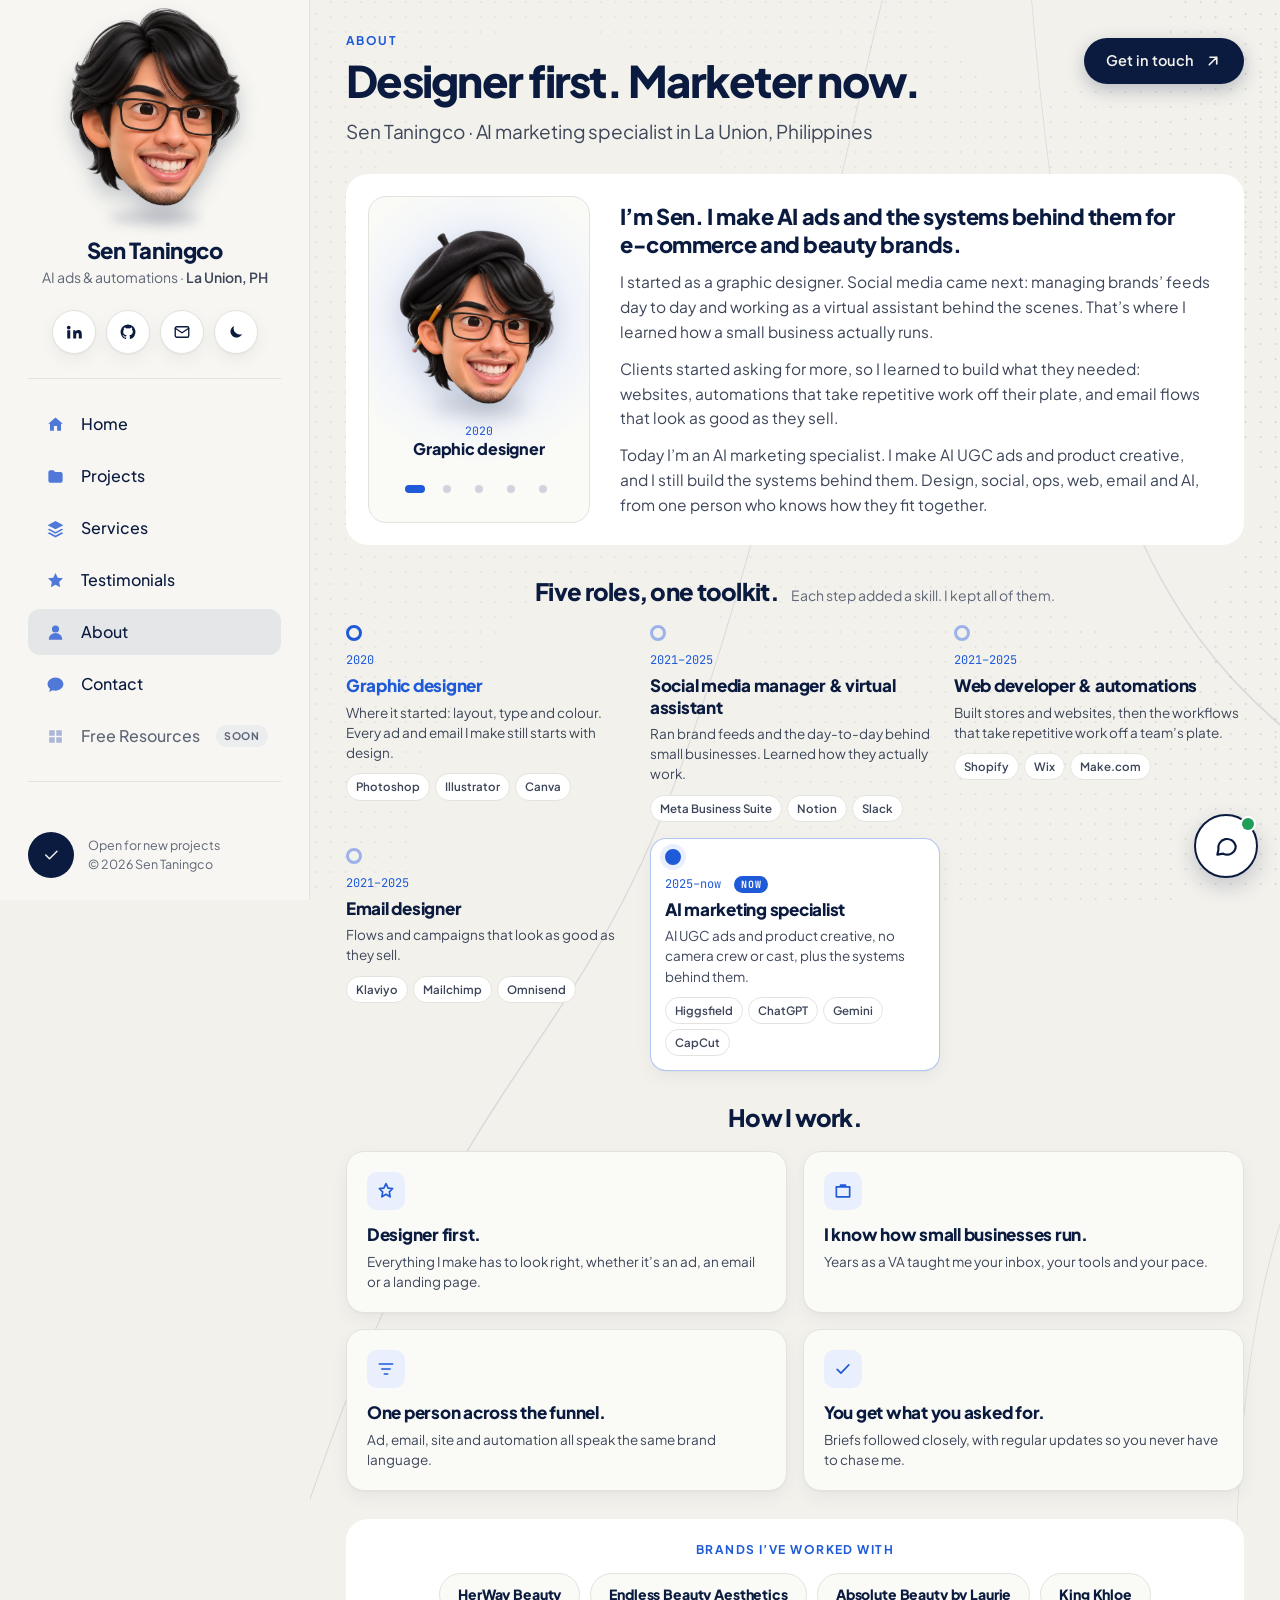
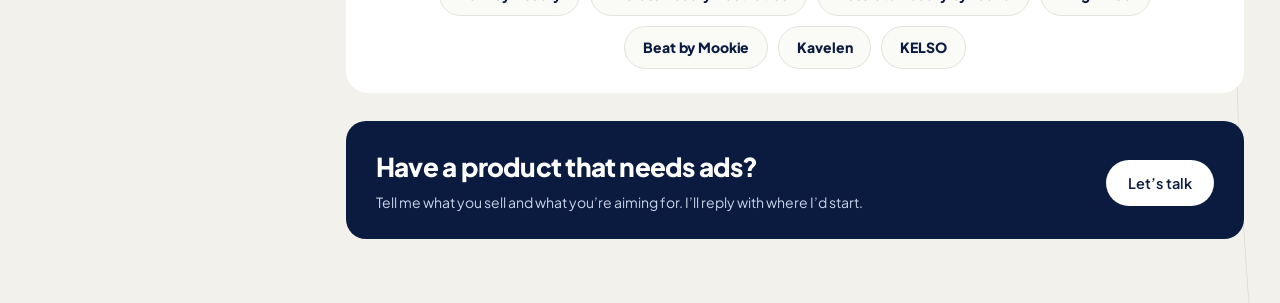
<file: about.html>
<!doctype html>
<html lang="en">
<head>
  <meta charset="utf-8">
  <meta name="viewport" content="width=device-width, initial-scale=1, maximum-scale=1, user-scalable=no, viewport-fit=cover">
  <title>About — Sen Taningco · AI Marketing Specialist</title>
  <meta name="description" content="Sen Taningco: graphic designer turned AI marketing specialist. AI UGC ads, automations, websites and email for e-commerce and beauty brands.">
  <meta property="og:title" content="About — Sen Taningco · AI Marketing Specialist">
  <meta property="og:description" content="Sen Taningco: graphic designer turned AI marketing specialist. AI UGC ads, automations, websites and email for e-commerce and beauty brands.">
  <meta property="og:type" content="website">
  <meta name="theme-color" content="#F2F1EC">
  <link rel="icon" type="image/png" href="assets/favicon.png">
  <link rel="apple-touch-icon" href="assets/apple-touch-icon.png">
  <link rel="preconnect" href="https://fonts.googleapis.com">
  <link rel="preconnect" href="https://fonts.gstatic.com" crossorigin>
  <link href="https://fonts.googleapis.com/css2?family=Plus+Jakarta+Sans:wght@400;500;600;700;800&family=JetBrains+Mono:wght@500&display=swap" rel="stylesheet">
  <script>
    // No pinch or double-tap zoom on phones (iOS Safari ignores user-scalable)
    ['gesturestart', 'gesturechange'].forEach(t => document.addEventListener(t, e => e.preventDefault(), { passive: false }));
    document.addEventListener('touchmove', e => { if (e.touches.length > 1) e.preventDefault(); }, { passive: false });
  </script>
  <link rel="stylesheet" href="assets/css/site.css?v=5d98aa10">
  <style>
    .smain { display: flex; flex-direction: column; gap: 28px; overflow-y: auto; padding-bottom: 64px; }
    .eyebrow, .top p.eyebrow { margin: 0 0 8px; font-size: 12px; font-weight: 700; letter-spacing: .12em; color: var(--accent); }
    .eyebrow.center { text-align: center; }
    .smain .top h1 { font-size: clamp(32px, 3.4vw, 54px); }
    .smain h2 { margin: 0; letter-spacing: -0.03em; }
    .method { display: grid; grid-template-columns: minmax(0, 1.05fr) minmax(0, 3fr); gap: 18px; background: var(--white); border-radius: 22px; padding: 22px; }
    .method-intro { padding: 10px 8px; }
    .method-intro h2 { font-size: 28px; font-weight: 800; line-height: 1.1; }
    .method-intro h2 span { display: block; color: var(--muted); font-weight: 600; }
    .method-intro p:last-child { margin: 12px 0 0; color: var(--body); font-size: 14px; }
    .steps { display: grid; grid-template-columns: repeat(3, minmax(0, 1fr)); gap: 16px; }
    .step { position: relative; background: var(--card); border: 1px solid var(--line); border-radius: 16px; padding: 18px; box-shadow: var(--shadow); }
    .step + .step::before { content: ""; position: absolute; left: -17px; top: 38px; width: 16px; border-top: 2px dashed #9CB3EA; }
    .step-n { position: absolute; right: 14px; top: 4px; font-size: 54px; font-weight: 800; letter-spacing: -0.04em; color: var(--ink); opacity: .07; }
    .step-ico { width: 38px; height: 38px; border-radius: 10px; display: grid; place-items: center; background: var(--accent-soft); color: var(--accent); }
    .step-ico svg { width: 20px; height: 20px; }
    .step h3 { margin: 12px 0 4px; font-size: 20px; font-weight: 800; }
    .step p { margin: 0; font-size: 13.5px; color: var(--body); }
    .step-chips { display: flex; flex-wrap: wrap; gap: 6px; margin-top: 12px; }
    .step-chips span { font-size: 11.5px; font-weight: 600; padding: 4px 10px; border-radius: 999px; background: var(--white); border: 1px solid var(--line); }
    .sec-head { display: flex; flex-wrap: wrap; align-items: baseline; justify-content: center; gap: 4px 12px; margin-bottom: 16px; }
    .sec-head h2 { font-size: 24px; font-weight: 800; }
    .sec-head span { color: var(--muted); }
    .svc-grid { display: grid; grid-template-columns: repeat(3, minmax(0, 1fr)); gap: 16px; }
    .svc-card { display: flex; flex-direction: column; background: var(--card); border: 1px solid var(--line); border-radius: 18px; padding: 20px; box-shadow: var(--shadow); transition: transform .15s ease, border-color .15s ease; }
    .svc-card:hover { transform: translateY(-2px); border-color: #BFC6D6; }
    .svc-top { display: flex; align-items: flex-start; justify-content: space-between; gap: 10px; }
    .svc-num { font-family: var(--mono); font-size: 11px; color: var(--accent); white-space: nowrap; padding-top: 4px; }
    .svc-card h3 { margin: 14px 0 2px; font-size: 21px; font-weight: 800; letter-spacing: -0.02em; }
    .svc-sub { margin: 0; color: var(--muted); font-size: 14px; }
    .svc-badge { align-self: flex-start; margin: 14px 0 12px; font-size: 11px; font-weight: 800; letter-spacing: .08em; text-transform: uppercase; color: var(--accent); background: var(--accent-soft); border: 1px solid color-mix(in srgb, var(--accent) 30%, transparent); padding: 5px 11px; border-radius: 999px; }
    .svc-list { list-style: none; margin: 0 0 16px; padding: 0; display: flex; flex-direction: column; gap: 8px; }
    .svc-list li { display: flex; gap: 9px; font-size: 13.5px; color: var(--body); }
    .svc-list svg { width: 16px; height: 16px; flex: none; margin-top: 1px; color: #4F78D9; }
    .svc-link { margin-top: auto; font-weight: 700; text-decoration: none; min-height: 40px; display: inline-flex; align-items: center; gap: 6px; }
    .live { text-align: center; }
    .live h2 { font-size: clamp(26px, 2.6vw, 36px); font-weight: 800; }
    .live-sub { margin: 8px auto 18px; max-width: 520px; color: var(--body); }
    .flow-frame { background: var(--white); border: 1px solid var(--line); border-radius: 18px; box-shadow: var(--shadow); overflow: hidden; text-align: left; }
    .flow-bar { display: flex; align-items: center; gap: 6px; padding: 10px 14px; border-bottom: 1px solid var(--line); font-size: 12px; color: var(--muted); }
    .flow-bar i { width: 9px; height: 9px; border-radius: 50%; background: #F87171; }
    .flow-bar i:nth-child(2) { background: #FBBF24; }
    .flow-bar i:nth-child(3) { background: #34D399; }
    .flow-bar span { margin: 0 auto; transform: translateX(-24px); }
    .flow { display: flex; align-items: center; padding: 30px 26px; background: radial-gradient(#C9D3EA 1px, transparent 1px) 0 0 / 16px 16px, #F6F8FD; overflow-x: auto; }
    :root[data-theme="dark"] .flow { background: radial-gradient(#2A3555 1px, transparent 1px) 0 0 / 16px 16px, #151B28; }
    .flow-node { flex: 1 1 0; min-width: 120px; background: #fff; border: 1px solid #DCE2EE; border-radius: 14px; padding: 14px; box-shadow: var(--shadow); color: #0B1B3F; }
    .flow-node strong { display: block; font-size: 14px; }
    .flow-node span { display: block; margin-top: 3px; font-size: 12px; color: #5F6676; }
    .flow-node.out { flex: 1.5 1 0; background: var(--accent); border-color: var(--accent); color: #fff; }
    .flow-node.out span { color: #DCE6FF; }
    .out-ads { display: flex; gap: 6px; margin-top: 10px; }
    .out-ad { flex: 1; aspect-ratio: 9 / 16; border-radius: 6px; background-size: cover; background-position: center; box-shadow: 0 0 0 2px rgba(255,255,255,.7); }
    .flow-link { flex: 0 0 34px; height: 2px; position: relative; background: repeating-linear-gradient(90deg, #8FA9E8 0 6px, transparent 6px 10px); background-size: 20px 2px; animation: dash 1s linear infinite; }
    .flow-link::after { content: ""; position: absolute; right: -2px; top: -4px; border-left: 7px solid #8FA9E8; border-top: 5px solid transparent; border-bottom: 5px solid transparent; }
    @keyframes dash { to { background-position: 20px 0; } }
    .cta-band { display: flex; flex-wrap: wrap; align-items: center; justify-content: space-between; gap: 18px; background: #0B1B3F; color: #fff; border-radius: 20px; padding: 26px 30px; }
    .cta-band h2 { font-size: 26px; font-weight: 800; color: #fff; }
    .cta-band p { margin: 6px 0 0; color: #C9D3EA; max-width: 560px; }
    .btn.light { background: #fff; color: #0B1B3F; box-shadow: none; }
    .btn.light:hover { background: var(--accent); color: #fff; }
    @media (max-width: 1280px) {
      .smain { overflow: visible; }
      .method { grid-template-columns: minmax(0, 1fr); }
      .svc-grid { grid-template-columns: repeat(2, minmax(0, 1fr)); }
    }
    @media (max-width: 860px) {
      .steps, .svc-grid { grid-template-columns: minmax(0, 1fr); }
      .step + .step::before { left: 38px; top: -17px; width: 0; height: 16px; border-top: 0; border-left: 2px dashed #9CB3EA; }
      .flow { flex-direction: column; align-items: stretch; padding: 18px; }
      .flow-node { min-width: 0; }
      .flow-link { flex: 0 0 22px; width: 2px; height: auto; align-self: center; background: repeating-linear-gradient(180deg, #8FA9E8 0 6px, transparent 6px 10px); animation: none; }
      .flow-link::after { right: -4px; top: auto; bottom: -2px; border-left: 5px solid transparent; border-right: 5px solid transparent; border-top: 7px solid #8FA9E8; border-bottom: 0; }
      .out-ads { max-width: 240px; }
    }
    @media (prefers-reduced-motion: reduce) {
      .flow-link { animation: none; }
      .svc-card { transition: none; }
    }
    .amain { display: flex; flex-direction: column; gap: 28px; overflow-y: auto; padding-bottom: 64px; }
    .amain .top h1 { font-size: clamp(32px, 3.4vw, 54px); }
    .amain h2 { margin: 0; letter-spacing: -0.03em; }
    .a-hero { display: grid; grid-template-columns: minmax(200px, .8fr) minmax(0, 2.2fr); gap: 22px; background: var(--white); border-radius: 22px; padding: 22px; }
    .a-story { display: flex; flex-direction: column; justify-content: center; gap: 12px; padding: 6px 8px; }
    .a-story p { margin: 0; color: var(--body); font-size: 15.5px; line-height: 1.6; max-width: 680px; }
    .a-story .a-lead { font-size: clamp(20px, 1.7vw, 26px); font-weight: 800; line-height: 1.3; letter-spacing: -0.02em; color: var(--ink); }
    .tl { list-style: none; margin: 0; padding: 0; display: grid; grid-template-columns: repeat(5, minmax(0, 1fr)); gap: 14px; position: relative; }
    .tl::before { content: ""; position: absolute; left: 0; right: 0; top: 7px; border-top: 2px dashed #9CB3EA; }
    .tl-item { position: relative; padding-top: 26px; }
    .tl-dot { position: absolute; left: 0; top: 0; width: 16px; height: 16px; border-radius: 50%; background: var(--bg); border: 3px solid #9CB3EA; }
    .tl-item.now .tl-dot { background: var(--accent); border-color: var(--accent); box-shadow: 0 0 0 5px var(--accent-soft); }
    .tl-item > *:not(.tl-dot) { margin-left: 0; }
    .tl-item { display: flex; flex-direction: column; }
    .tl-item h3, .tl-item p, .tl-chips { position: relative; }
    .tl-year { margin: 0 0 6px; font-family: var(--mono); font-size: 12px; color: var(--accent); }
    .tl-year em { font-style: normal; font-family: inherit; font-size: 10px; font-weight: 700; letter-spacing: .08em; text-transform: uppercase; margin-left: 6px; padding: 2px 7px; border-radius: 999px; background: var(--accent); color: #fff; }
    .tl-item h3 { margin: 0 0 6px; font-size: 17px; font-weight: 800; letter-spacing: -0.015em; line-height: 1.25; }
    .tl-item > p:not(.tl-year) { margin: 0; font-size: 13.5px; color: var(--body); }
    .tl-chips { display: flex; flex-wrap: wrap; gap: 5px; margin-top: 10px; }
    .tl-chips span { font-size: 11.5px; font-weight: 600; padding: 4px 9px; border-radius: 999px; background: var(--white); border: 1px solid var(--line); color: var(--body); }
    .tl-item.now { background: var(--white); border: 1px solid color-mix(in srgb, var(--accent) 35%, transparent); border-radius: 16px; padding: 26px 14px 14px; margin-top: -10px; box-shadow: var(--shadow); }
    .tl-item.now .tl-dot { left: 14px; top: 10px; }
    .tl-item.now .tl-year { margin-top: 10px; }
    .ways { display: grid; grid-template-columns: repeat(4, minmax(0, 1fr)); gap: 16px; }
    .way { background: var(--card); border: 1px solid var(--line); border-radius: 18px; padding: 20px; box-shadow: var(--shadow); }
    .way-ico { width: 38px; height: 38px; border-radius: 10px; display: grid; place-items: center; background: var(--accent-soft); color: var(--accent); }
    .way-ico svg { width: 20px; height: 20px; }
    .way h3 { margin: 12px 0 4px; font-size: 17px; font-weight: 800; letter-spacing: -0.015em; }
    .way p { margin: 0; font-size: 13.5px; color: var(--body); }
    .a-brands { padding: 22px 24px 24px; border-radius: 22px; background: var(--white); }
    .a-brands .eyebrow { margin-bottom: 14px; }
    .brand-row { list-style: none; margin: 0; padding: 0; display: flex; flex-wrap: wrap; justify-content: center; gap: 10px; }
    .brand-row li { padding: 10px 18px; border-radius: 999px; background: var(--card); border: 1px solid var(--line); font-size: clamp(14px, 1.05vw, 16.5px); font-weight: 800; letter-spacing: -0.01em; color: var(--ink); white-space: nowrap; }
    .tg-av { width: 36px; height: 36px; border-radius: 50%; flex: none; display: grid; place-items: center; font-size: 12.5px; font-weight: 800; color: #fff; background: radial-gradient(circle at 30% 25%, #4F78D9, #1F5BD8 60%, #0B1B3F); }
    .a-ava { position: relative; display: flex; flex-direction: column; align-items: center; justify-content: center; gap: 8px; min-height: 300px; padding: 14px 12px 12px; border-radius: 18px; overflow: hidden; background: radial-gradient(circle at 50% 38%, #DCE6FF, transparent 62%), var(--card); border: 1px solid var(--line); }
    :root[data-theme="dark"] .a-ava { background: radial-gradient(circle at 50% 38%, #1D2A4D, transparent 62%), var(--card); }
    .ava { width: min(100%, 270px); height: auto; overflow: visible; }
    .hat { opacity: 0; transform: translateY(-46px) rotate(-10deg); transform-box: fill-box; transform-origin: 50% 100%; transition: transform .6s cubic-bezier(.34,1.56,.64,1), opacity .25s ease; }
    .hat.on { opacity: 1; transform: none; }
    .hat.off { opacity: 0; transform: translateY(-36px) rotate(12deg); transition: transform .35s ease-in, opacity .3s ease-in; }
    @keyframes bump { 0%,100% { transform: none; } 35% { transform: translateY(3px) scaleY(.97); } 65% { transform: translateY(-1px); } }
    @keyframes blink { 0%, 92%, 100% { transform: none; } 95% { transform: scaleY(.1); } }
    .sp { opacity: 0; transform-box: fill-box; transform-origin: center; }
    .ava.magic .sp { animation: tw 1.6s ease-in-out infinite; }
    .ava.magic .s2 { animation-delay: .4s; }
    .ava.magic .s3 { animation-delay: .8s; }
    @keyframes tw { 0%,100% { opacity: 0; transform: scale(.4); } 50% { opacity: 1; transform: scale(1); } }
    .ava-img { position: relative; width: min(100%, 300px); height: auto; aspect-ratio: 1; }
    .ava-img .hat { position: absolute; inset: 0; width: 100%; height: 100%; object-fit: contain; opacity: 0; transform: translateY(-22px) scale(.92) rotate(-5deg); transform-origin: 50% 70%; transition: transform .6s cubic-bezier(.34,1.56,.64,1), opacity .3s ease; filter: drop-shadow(0 10px 14px rgba(11,27,63,.16)); }
    .ava-img .hat.on { opacity: 1; transform: none; }
    .ava-img .hat.off { opacity: 0; transform: translateY(14px) scale(.95) rotate(5deg); transition: transform .32s ease-in, opacity .28s ease-in; }
    .ava-shadow { position: absolute; left: 26%; right: 26%; bottom: 1%; height: 6%; border-radius: 50%; background: rgba(11,27,63,.22); filter: blur(9px); }
    .ava-img.bump .ava-shadow { animation: sq .6s ease; }
    @keyframes sq { 0%,100% { transform: none; } 40% { transform: scaleX(.8); opacity: .6; } }
    .ava-sparks { position: absolute; inset: 0; width: 100%; height: 100%; pointer-events: none; overflow: visible; }
    .hat-label { display: flex; flex-direction: column; align-items: center; text-align: center; min-height: 44px; }
    .hat-label .hl-year { font-family: var(--mono); font-size: 11.5px; color: var(--accent); }
    .hat-label b { font-size: 16px; font-weight: 800; letter-spacing: -0.015em; color: var(--ink); line-height: 1.25; }
    .hat-label.swap { animation: lbl .45s ease; }
    @keyframes lbl { 0% { opacity: 0; transform: translateY(6px); } 100% { opacity: 1; transform: none; } }
    .hat-dots { display: flex; gap: 2px; }
    .hd { width: 30px; height: 30px; border: 0; padding: 0; background: none; cursor: pointer; display: grid; place-items: center; }
    .hd::before { content: ""; width: 8px; height: 8px; border-radius: 50%; background: #CFD3DA; transition: width .2s, background .2s; }
    .hd.on::before { width: 20px; border-radius: 4px; background: var(--accent); }
    .tl-item { cursor: pointer; transition: transform .2s ease; }
    .tl-item.lit .tl-dot { border-color: var(--accent); }
    .tl-item.lit h3 { color: var(--accent); }
    @media (prefers-reduced-motion: reduce) {
      .hat, .hat.off { transition: opacity .2s; transform: none; }
      .ava.magic .sp { animation: none; }
    }
    @media (max-width: 1280px) {
      .amain { overflow: visible; }
      .tl { grid-template-columns: repeat(3, minmax(0, 1fr)); row-gap: 26px; }
      .tl::before { display: none; }
      .ways { grid-template-columns: repeat(2, minmax(0, 1fr)); }
    }
    @media (max-width: 860px) {
      .a-hero { grid-template-columns: minmax(0, 1fr); padding: 16px; }
      .a-ava { min-height: 0; }
      .ava { width: 220px; }
      .ava-img { width: 240px; }
      .tl { grid-template-columns: minmax(0, 1fr); gap: 18px; padding-left: 26px; }
      .tl::before { display: block; left: 7px; right: auto; top: 6px; bottom: 6px; border-top: 0; border-left: 2px dashed #9CB3EA; }
      .tl-item { padding-top: 0; }
      .tl-dot { left: -26px; top: 2px; }
      .tl-item.now { margin: 0 0 0 -8px; padding: 14px; }
      .tl-item.now .tl-dot { left: -18px; top: 16px; }
      .tl-item.now .tl-year { margin-top: 0; }
      .ways { grid-template-columns: minmax(0, 1fr); }
      .a-brands { padding: 18px 14px; }
      .brand-row li { padding: 8px 14px; }
    }
  </style>
</head>
<body>
<canvas id="field" aria-hidden="true"></canvas>
<script>
  (function () {
    const cv = document.getElementById('field'); if (!cv) return;
    const ctx = cv.getContext('2d');
    const CH = ' .·:-=+*#%@';
    const CELL = 15, R = 240;                       // grid size and cursor reach (px)
    const reduce = matchMedia('(prefers-reduced-motion: reduce)').matches;
    let W = 0, H = 0, dpr = 1, cols = 0, rows = 0;
    let mx = -9999, my = -9999, tx = -9999, ty = -9999, energy = 0, target = 0, raf = 0, t = 0;
    const dark = () => document.documentElement.getAttribute('data-theme') === 'dark';
    function size() {
      dpr = Math.min(devicePixelRatio || 1, 2); W = innerWidth; H = innerHeight;
      cv.width = W * dpr; cv.height = H * dpr; ctx.setTransform(dpr, 0, 0, dpr, 0, 0);
      cols = Math.ceil(W / CELL) + 1; rows = Math.ceil(H / CELL) + 1; draw();
    }
    function draw() {
      ctx.clearRect(0, 0, W, H);
      ctx.font = '600 12px "JetBrains Mono", ui-monospace, monospace'; ctx.textAlign = 'center'; ctx.textBaseline = 'middle';
      const base = dark() ? '238,242,250' : '11,27,63', hot = dark() ? '110,149,255' : '31,91,216';
      for (let y = 0; y < rows; y++) for (let x = 0; x < cols; x++) {
        const px = x * CELL, py = y * CELL;
        // faint resting pattern: a slow diagonal wave, strongest toward the edges
        const wave = (Math.sin(x * .11 + y * .07 + t) * Math.cos(y * .09 - x * .04) + 1) / 2;
        const edge = Math.min(1, Math.abs(px - W / 2) / (W / 2)) ** 2;
        let lvl = wave * (.35 + edge) * 3.4, alpha = .05 + edge * .06, col = base;
        const dx = px - mx, dy = py - my, d = Math.hypot(dx, dy);
        if (energy > 0 && d < R) {
          const k = (1 - d / R) ** 1.6 * energy;
          lvl += k * 9; alpha += k * .6; col = hot;
        }
        const i = Math.min(CH.length - 1, Math.round(lvl));
        if (i <= 0) continue;
        // characters near the cursor are nudged away from it, like a ripple
        let ox = 0, oy = 0;
        if (energy > 0 && d < R && d > 0) { const push = (1 - d / R) * 9 * energy; ox = dx / d * push; oy = dy / d * push; }
        ctx.fillStyle = `rgba(${col},${Math.min(alpha, .7).toFixed(3)})`;
        ctx.fillText(CH[i], px + ox, py + oy);
      }
    }
    function loop() {
      mx += (tx - mx) * .18; my += (ty - my) * .18;
      energy += (target - energy) * .08; if (!reduce) t += .004;
      draw();
      if (Math.abs(target - energy) > .005 || Math.abs(tx - mx) > .5 || Math.abs(ty - my) > .5) raf = requestAnimationFrame(loop);
      else raf = 0;
    }
    function kick() { if (!raf) raf = requestAnimationFrame(loop); }
    addEventListener('pointermove', e => {
      if (e.pointerType !== 'mouse') return;
      if (mx < -999) { mx = e.clientX; my = e.clientY; }
      tx = e.clientX; ty = e.clientY; target = 1; kick();
    }, { passive: true });
    document.addEventListener('pointerleave', () => { target = 0; kick(); });
    addEventListener('blur', () => { target = 0; kick(); });
    // touch: a soft pulse where you tap, then it fades
    addEventListener('pointerdown', e => {
      if (e.pointerType === 'mouse' || reduce) return;
      mx = tx = e.clientX; my = ty = e.clientY; energy = 1; target = 0; kick();
    }, { passive: true });
    new MutationObserver(draw).observe(document.documentElement, { attributes: true, attributeFilter: ['data-theme'] });
    addEventListener('resize', size);
    size();
  })();
</script>

<div class="layout">

  <aside class="side">
    <div class="me">
      
      <div class="avatar mono face" aria-hidden="true"><img src="assets/img/824bceaca46b.webp" alt="" width="500" height="580"></div>
      <div class="name">Sen Taningco</div>
      <div class="handle">AI ads &amp; automations · <b>La Union, PH</b></div>
    </div>

    <button class="menu-btn" type="button" aria-expanded="false" aria-controls="sideMenu"><span class="mb-ico" aria-hidden="true"><i></i><i></i><i></i></span><span class="mb-txt">Menu</span></button>
    <div class="side-menu" id="sideMenu">
    <div class="socials">
      <a class="icon-btn" href="https://www.linkedin.com/in/sentaningco/" target="_blank" rel="noopener" aria-label="LinkedIn">
        <svg class="i" viewBox="0 0 24 24" fill="currentColor" aria-hidden="true"><path d="M4.98 3.5a2.5 2.5 0 1 1 0 5 2.5 2.5 0 0 1 0-5ZM3 9.75h4v11H3v-11Zm7 0h3.8v1.5h.05c.53-1 1.83-2.05 3.77-2.05 4.03 0 4.78 2.65 4.78 6.1v5.45h-4v-4.83c0-1.15-.02-2.63-1.6-2.63-1.6 0-1.85 1.25-1.85 2.55v4.91h-4v-11Z"/></svg>
      </a>
      <a class="icon-btn" href="https://github.com/meow-w11" target="_blank" rel="noopener" aria-label="GitHub">
        <svg class="i" viewBox="0 0 24 24" fill="currentColor" aria-hidden="true"><path d="M12 2a10 10 0 0 0-3.16 19.49c.5.09.68-.22.68-.48v-1.7c-2.78.6-3.37-1.34-3.37-1.34-.45-1.16-1.11-1.47-1.11-1.47-.91-.62.07-.6.07-.6 1 .07 1.53 1.03 1.53 1.03.9 1.52 2.34 1.08 2.91.83.09-.65.35-1.08.63-1.33-2.22-.25-4.55-1.11-4.55-4.94 0-1.09.39-1.98 1.03-2.68-.1-.25-.45-1.27.1-2.65 0 0 .84-.27 2.75 1.02a9.56 9.56 0 0 1 5 0c1.91-1.3 2.75-1.02 2.75-1.02.55 1.38.2 2.4.1 2.65.64.7 1.03 1.59 1.03 2.68 0 3.84-2.34 4.68-4.57 4.93.36.31.68.92.68 1.85v2.74c0 .27.18.58.69.48A10 10 0 0 0 12 2Z"/></svg>
      </a>
      <a class="icon-btn" href="mailto:sentngc@gmail.com?subject=Project%20inquiry%20from%20your%20portfolio" aria-label="Email">
        <svg class="i" viewBox="0 0 24 24" fill="none" stroke="currentColor" stroke-width="1.8" stroke-linecap="round" stroke-linejoin="round" aria-hidden="true"><rect x="3" y="5" width="18" height="14" rx="2"/><path d="m3 7 9 6 9-6"/></svg>
      </a>
      <button class="icon-btn" type="button" id="themeToggle" aria-label="Switch to dark mode">
        <svg class="i" viewBox="0 0 24 24" fill="currentColor" aria-hidden="true"><path d="M20 14.5A8 8 0 0 1 9.5 4a8 8 0 1 0 10.5 10.5Z"/></svg>
      </button>
    </div>

    <nav class="nav" aria-label="Main">
      <a href="./"><svg class="i" viewBox="0 0 24 24" fill="currentColor" aria-hidden="true"><path d="M12 3.2 2.8 11H5v9h5v-6h4v6h5v-9h2.2L12 3.2Z"/></svg>Home</a>
      <a href="projects.html"><svg class="i" viewBox="0 0 24 24" fill="currentColor" aria-hidden="true"><path d="M3 6.5A2.5 2.5 0 0 1 5.5 4h4l2 2.2h7A2.5 2.5 0 0 1 21 8.7v8.8a2.5 2.5 0 0 1-2.5 2.5h-13A2.5 2.5 0 0 1 3 17.5v-11Z"/></svg>Projects</a>
      <a href="services.html"><svg class="i" viewBox="0 0 24 24" fill="currentColor" aria-hidden="true"><path d="M12 2.5 2 7.8l10 5.3 10-5.3-10-5.3Zm-7.7 9.7L2 13.4l10 5.3 10-5.3-2.3-1.2-7.7 4.1-7.7-4.1Zm0 4.6L2 18l10 5.3L22 18l-2.3-1.2-7.7 4.1-7.7-4.1Z"/></svg>Services</a>
      <a href="index.html#clients"><svg class="i" viewBox="0 0 24 24" fill="currentColor" aria-hidden="true"><path d="m12 2.5 2.9 6 6.6.8-4.9 4.6 1.3 6.6L12 17.3l-5.9 3.2 1.3-6.6-4.9-4.6 6.6-.8 2.9-6Z"/></svg>Testimonials</a>
      <a href="about.html" aria-current="page"><svg class="i" viewBox="0 0 24 24" fill="currentColor" aria-hidden="true"><circle cx="12" cy="7.5" r="4.5"/><path d="M3.5 21a8.5 8.5 0 0 1 17 0h-17Z"/></svg>About</a>
      <a href="mailto:sentngc@gmail.com?subject=Project%20inquiry%20from%20your%20portfolio"><svg class="i" viewBox="0 0 24 24" fill="currentColor" aria-hidden="true"><path d="M12 3C6.5 3 2 6.8 2 11.5c0 2.4 1.2 4.6 3.1 6.1L4 21.5l4.5-2.2c1.1.3 2.3.5 3.5.5 5.5 0 10-3.8 10-8.3S17.5 3 12 3Z"/></svg>Contact</a>
      <span class="wip" aria-disabled="true" title="Work in progress"><svg class="i" viewBox="0 0 24 24" fill="currentColor" aria-hidden="true"><path d="M4 4h7v7H4V4Zm9 0h7v7h-7V4ZM4 13h7v7H4v-7Zm9 0h7v7h-7v-7Z"/></svg>Free Resources<em>Soon</em></span>
    </nav>

    <div class="side-foot">
      <span class="bubble" aria-hidden="true"><svg class="i" viewBox="0 0 24 24" fill="none" stroke="currentColor" stroke-width="2" stroke-linecap="round" stroke-linejoin="round"><path d="M5 12l5 5L20 7"/></svg></span>
      <span>Open for new projects<br>© 2026 Sen Taningco</span>
    </div>
    </div>
    <script>
      // Phones: the sidebar becomes a top bar with a Menu button
      (function () {
        const side = document.currentScript.closest('aside'), btn = side.querySelector('.menu-btn'), txt = btn.querySelector('.mb-txt');
        function set(open) {
          side.classList.toggle('nav-open', open); document.documentElement.classList.toggle('menu-open', open);
          btn.setAttribute('aria-expanded', open); txt.textContent = open ? 'Close' : 'Menu';
        }
        btn.addEventListener('click', () => set(!side.classList.contains('nav-open')));
        side.querySelectorAll('.side-menu a').forEach(a => a.addEventListener('click', () => set(false)));
        addEventListener('keydown', e => { if (e.key === 'Escape' && side.classList.contains('nav-open')) { set(false); btn.focus(); } });
        matchMedia('(min-width: 861px)').addEventListener('change', e => { if (e.matches) set(false); });
      })();
    </script>
  </aside>

  <main class="main amain">
    <svg class="deco" viewBox="0 0 1600 920" preserveAspectRatio="none" aria-hidden="true">
      <path d="M-40 760 C 220 520, 420 520, 600 380 S 900 40, 980 -40"/>
      <path d="M1180 -40 C 1240 220, 1380 300, 1640 360"/>
      <path d="M1640 560 C 1520 640, 1500 760, 1560 960"/>
    </svg>

    <div class="top">
      <div>
        <p class="eyebrow">ABOUT</p>
        <h1>Designer first. Marketer now.</h1>
        <p>Sen Taningco · AI marketing specialist in La Union, Philippines</p>
      </div>
      <a class="btn" href="mailto:sentngc@gmail.com?subject=Project%20inquiry%20from%20your%20portfolio">Get in touch
        <svg class="i" viewBox="0 0 24 24" fill="none" stroke="currentColor" stroke-width="2.2" stroke-linecap="round" stroke-linejoin="round" aria-hidden="true"><path d="M7 17 17 7M8 7h9v9"/></svg>
      </a>
    </div>

    <section class="a-hero" aria-label="My story">
      <div class="a-ava" aria-label="Illustrated Sen trying on a hat for each role">
        <div class="ava ava-img"><span class="ava-shadow" aria-hidden="true"></span><img class="hat" data-i="0" src="assets/img/1bed53a407bd.webp" alt="Sen in a black beret with a pencil behind his ear" width="560" height="560" decoding="async" decoding="async"><img class="hat" data-i="1" src="assets/img/597b4d04d6db.webp" alt="Sen in a cap with social media pins and a headset, winking" width="560" height="560" decoding="async" loading="lazy" decoding="async"><img class="hat" data-i="2" src="assets/img/ad145c2ca6aa.webp" alt="Sen in a yellow hard hat with a code badge" width="560" height="560" decoding="async" loading="lazy" decoding="async"><img class="hat" data-i="3" src="assets/img/0bc21a91cff0.webp" alt="Sen in a blue mail carrier cap, winking" width="560" height="560" decoding="async" loading="lazy" decoding="async"><img class="hat" data-i="4" src="assets/img/d880d7033190.webp" alt="Sen in a purple AI wizard hat" width="560" height="560" decoding="async" loading="lazy" decoding="async"><svg class="ava-sparks" viewBox="0 0 100 100" aria-hidden="true" fill="#FFD166"><path class="sp s1" d="M10 22l2 5 5 2-5 2-2 5-2-5-5-2 5-2z"/><path class="sp s2" d="M88 12l1.6 4 4 1.6-4 1.6-1.6 4-1.6-4-4-1.6 4-1.6z"/><path class="sp s3" d="M92 62l1.4 3.4 3.4 1.4-3.4 1.4-1.4 3.4-1.4-3.4-3.4-1.4 3.4-1.4z"/></svg></div>
        <div class="hat-label" aria-live="polite"><span class="hl-year">2025–now</span><b>AI marketing specialist</b></div>
        <div class="hat-dots" role="group" aria-label="Choose a role"><button type="button" class="hd" data-i="0" aria-label="Show graphic designer"></button><button type="button" class="hd" data-i="1" aria-label="Show social media manager and virtual assistant"></button><button type="button" class="hd" data-i="2" aria-label="Show web developer and automations"></button><button type="button" class="hd" data-i="3" aria-label="Show email designer"></button><button type="button" class="hd" data-i="4" aria-label="Show AI marketing specialist"></button></div>
      </div>
      <div class="a-story">
        <p class="a-lead">I’m Sen. I make AI ads and the systems behind them for e‑commerce and beauty brands.</p>
        <p>I started as a graphic designer. Social media came next: managing brands’ feeds day to day and working as a virtual assistant behind the scenes. That’s where I learned how a small business actually runs.</p>
        <p>Clients started asking for more, so I learned to build what they needed: websites, automations that take repetitive work off their plate, and email flows that look as good as they sell.</p>
        <p>Today I’m an AI marketing specialist. I make AI UGC ads and product creative, and I still build the systems behind them. Design, social, ops, web, email and AI, from one person who knows how they fit together.</p>
      </div>
    </section>

    <section aria-labelledby="tl-title">
      <div class="sec-head"><h2 id="tl-title">Five roles, one toolkit.</h2><span>Each step added a skill. I kept all of them.</span></div>
      <ol class="tl">
        <li class="tl-item" data-hat="0">
          <span class="tl-dot" aria-hidden="true"></span>
          <p class="tl-year">2020</p>
          <h3>Graphic designer</h3>
          <p>Where it started: layout, type and colour. Every ad and email I make still starts with design.</p>
          <div class="tl-chips"><span>Photoshop</span><span>Illustrator</span><span>Canva</span></div>
        </li>
        <li class="tl-item" data-hat="1">
          <span class="tl-dot" aria-hidden="true"></span>
          <p class="tl-year">2021–2025</p>
          <h3>Social media manager &amp; virtual assistant</h3>
          <p>Ran brand feeds and the day-to-day behind small businesses. Learned how they actually work.</p>
          <div class="tl-chips"><span>Meta Business Suite</span><span>Notion</span><span>Slack</span></div>
        </li>
        <li class="tl-item" data-hat="2">
          <span class="tl-dot" aria-hidden="true"></span>
          <p class="tl-year">2021–2025</p>
          <h3>Web developer &amp; automations</h3>
          <p>Built stores and websites, then the workflows that take repetitive work off a team’s plate.</p>
          <div class="tl-chips"><span>Shopify</span><span>Wix</span><span>Make.com</span></div>
        </li>
        <li class="tl-item" data-hat="3">
          <span class="tl-dot" aria-hidden="true"></span>
          <p class="tl-year">2021–2025</p>
          <h3>Email designer</h3>
          <p>Flows and campaigns that look as good as they sell.</p>
          <div class="tl-chips"><span>Klaviyo</span><span>Mailchimp</span><span>Omnisend</span></div>
        </li>
        <li class="tl-item now" data-hat="4">
          <span class="tl-dot" aria-hidden="true"></span>
          <p class="tl-year">2025–now <em>Now</em></p>
          <h3>AI marketing specialist</h3>
          <p>AI UGC ads and product creative, no camera crew or cast, plus the systems behind them.</p>
          <div class="tl-chips"><span>Higgsfield</span><span>ChatGPT</span><span>Gemini</span><span>CapCut</span></div>
        </li>
      </ol>
    </section>

    <section aria-labelledby="w-title">
      <div class="sec-head"><h2 id="w-title">How I work.</h2></div>
      <div class="ways">
        <div class="way"><span class="way-ico"><svg viewBox="0 0 24 24" fill="none" stroke="currentColor" stroke-width="2" stroke-linecap="round" stroke-linejoin="round" aria-hidden="true"><path d="M12 3l2.5 5.5L20 9l-4 4 1 6-5-3-5 3 1-6-4-4 5.5-.5z"/></svg></span><h3>Designer first.</h3><p>Everything I make has to look right, whether it’s an ad, an email or a landing page.</p></div>
        <div class="way"><span class="way-ico"><svg viewBox="0 0 24 24" fill="none" stroke="currentColor" stroke-width="2" stroke-linecap="round" stroke-linejoin="round" aria-hidden="true"><path d="M4 7h16v12H4z M9 7V5h6v2"/></svg></span><h3>I know how small businesses run.</h3><p>Years as a VA taught me your inbox, your tools and your pace.</p></div>
        <div class="way"><span class="way-ico"><svg viewBox="0 0 24 24" fill="none" stroke="currentColor" stroke-width="2" stroke-linecap="round" stroke-linejoin="round" aria-hidden="true"><path d="M4 6h16 M7 12h10 M10 18h4"/></svg></span><h3>One person across the funnel.</h3><p>Ad, email, site and automation all speak the same brand language.</p></div>
        <div class="way"><span class="way-ico"><svg viewBox="0 0 24 24" fill="none" stroke="currentColor" stroke-width="2" stroke-linecap="round" stroke-linejoin="round" aria-hidden="true"><path d="M5 12.5l4.5 4.5L19 7"/></svg></span><h3>You get what you asked for.</h3><p>Briefs followed closely, with regular updates so you never have to chase me.</p></div>
      </div>
    </section>

    <section class="a-brands" aria-labelledby="b-title">
      <p class="eyebrow center" id="b-title">BRANDS I’VE WORKED WITH</p>
      <ul class="brand-row"><li>HerWay Beauty</li><li>Endless Beauty Aesthetics</li><li>Absolute Beauty by Laurie</li><li>King Khloe</li><li>Beat by Mookie</li><li>Kavelen</li><li>KELSO</li></ul>
    </section>

    <section class="cta-band">
      <div>
        <h2>Have a product that needs ads?</h2>
        <p>Tell me what you sell and what you’re aiming for. I’ll reply with where I’d start.</p>
      </div>
      <a class="btn light" href="mailto:sentngc@gmail.com?subject=Project%20inquiry%20from%20your%20portfolio">Let’s talk</a>
    </section>
  </main>
</div>

<a class="float" href="mailto:sentngc@gmail.com?subject=Project%20inquiry%20from%20your%20portfolio" aria-label="Message Sen"><svg width="26" height="26" viewBox="0 0 24 24" fill="none" stroke="currentColor" stroke-width="2" stroke-linecap="round" stroke-linejoin="round" aria-hidden="true"><path d="M21 12a8 8 0 0 1-11.6 7.1L4 20l1-4.6A8 8 0 1 1 21 12Z"/></svg></a>

<script>
  // Light / dark toggle, remembered per visitor
  const root = document.documentElement;
  const toggle = document.getElementById('themeToggle');
  function setTheme(t) {
    root.setAttribute('data-theme', t);
    toggle.setAttribute('aria-label', t === 'dark' ? 'Switch to light mode' : 'Switch to dark mode');
    try { localStorage.setItem('theme', t); } catch (e) {}
  }
  let saved = null;
  try { saved = localStorage.getItem('theme'); } catch (e) {}
  setTheme(saved || 'light');
  toggle.addEventListener('click', () => setTheme(root.getAttribute('data-theme') === 'dark' ? 'light' : 'dark'));
</script>
<script>
  // About: avatar tries on a hat for each role
  (function () {
    const ava = document.querySelector('.ava'); if (!ava) return;
    const hats = [...ava.querySelectorAll('.hat')], dots = [...document.querySelectorAll('.hd')];
    const items = [...document.querySelectorAll('.tl-item')];
    const label = document.querySelector('.hat-label');
    const roles = items.map(li => [li.querySelector('.tl-year').firstChild.textContent.trim(), li.querySelector('h3').textContent]);
    const reduce = matchMedia('(prefers-reduced-motion: reduce)').matches;
    let cur = -1, timer;
    function wear(n) {
      if (n === cur) return;
      if (cur >= 0) { const old = hats[cur]; old.classList.remove('on'); old.classList.add('off'); setTimeout(() => old.classList.remove('off'), 400); }
      cur = n;
      setTimeout(() => {
        hats[n].classList.add('on');
        ava.classList.remove('bump'); void ava.getBoundingClientRect(); ava.classList.add('bump');
      }, cur >= 0 && !reduce ? 180 : 0);
      ava.classList.toggle('magic', n === hats.length - 1);
      dots.forEach((d, k) => d.classList.toggle('on', k === n));
      items.forEach((li, k) => li.classList.toggle('lit', k === n));
      label.querySelector('.hl-year').textContent = roles[n][0];
      label.querySelector('b').textContent = roles[n][1];
      label.classList.remove('swap'); void label.offsetWidth; label.classList.add('swap');
    }
    function start() { if (reduce) return; clearInterval(timer); timer = setInterval(() => wear((cur + 1) % hats.length), 2600); }
    dots.forEach((d, k) => d.addEventListener('click', () => { wear(k); start(); }));
    items.forEach((li, k) => { li.addEventListener('mouseenter', () => { clearInterval(timer); wear(k); }); li.addEventListener('mouseleave', start); li.addEventListener('click', () => { wear(k); start(); }); });
    document.addEventListener('visibilitychange', () => document.hidden ? clearInterval(timer) : start());
    wear(reduce ? hats.length - 1 : 0); start();
  })();
</script>

<dialog class="ctd" id="ctDialog" aria-labelledby="ctTitle">
  <div class="ctd-in">
    <button type="button" class="ctd-x" data-close aria-label="Close">×</button>
    <p class="ctd-kick">GET IN TOUCH</p>
    <h2 id="ctTitle">Let’s talk.</h2>
    <p class="ctd-sub">Tell me what you sell and what you’re aiming for. Pick whatever’s easiest:</p>
    <div class="ctd-mail"><span id="ctAddr">sentngc@gmail.com</span><button type="button" class="ctd-copy" id="ctCopy">Copy</button></div>
    <div class="ctd-acts">
      <a class="ctd-btn primary" id="ctGmail" href="#" target="_blank" rel="noopener"><svg viewBox="0 0 24 24" width="18" height="18" aria-hidden="true"><path fill="currentColor" d="M3 6.5A2.5 2.5 0 0 1 5.5 4h13A2.5 2.5 0 0 1 21 6.5v11a2.5 2.5 0 0 1-2.5 2.5h-13A2.5 2.5 0 0 1 3 17.5v-11Zm2.2-.3 6.8 5.1 6.8-5.1H5.2Z"/></svg>Write in Gmail</a>
      <a class="ctd-btn" id="ctApp" href="#">Open my email app</a>
      <a class="ctd-btn" href="https://www.linkedin.com/in/sentaningco/" target="_blank" rel="noopener">Message me on LinkedIn</a>
    </div>
  </div>
</dialog>
<script>
  // Every email link opens this popup: Gmail compose, mail app, copy address, LinkedIn
  (function () {
    const d = document.getElementById('ctDialog'); if (!d) return;
    const gm = document.getElementById('ctGmail'), app = document.getElementById('ctApp'), copy = document.getElementById('ctCopy');
    let opener = null;
    document.addEventListener('click', e => {
      const a = e.target.closest('a[href^="mailto:"]');
      if (!a || d.contains(a)) return;
      e.preventDefault();
      const u = new URL(a.href), to = decodeURIComponent(u.pathname), q = u.searchParams;
      const su = q.get('subject') || 'Project inquiry from your portfolio', body = q.get('body') || '';
      gm.href = 'https://mail.google.com/mail/?view=cm&fs=1&to=' + encodeURIComponent(to) + '&su=' + encodeURIComponent(su) + (body ? '&body=' + encodeURIComponent(body) : '');
      app.href = a.href;
      document.getElementById('ctAddr').textContent = to;
      copy.textContent = 'Copy'; copy.classList.remove('done');
      opener = a;
      if (d.open) d.close();
      d.showModal();
    });
    copy.addEventListener('click', async () => {
      const t = document.getElementById('ctAddr').textContent;
      try { await navigator.clipboard.writeText(t); }
      catch (err) { const r = document.createRange(); r.selectNodeContents(document.getElementById('ctAddr')); const s = getSelection(); s.removeAllRanges(); s.addRange(r); try { document.execCommand('copy'); } catch (e2) {} }
      copy.textContent = 'Copied!'; copy.classList.add('done');
    });
    d.addEventListener('click', e => { if (e.target === d || e.target.closest('[data-close]')) d.close(); });
    d.addEventListener('close', () => { if (opener) opener.focus(); });
  })();
</script>
</body>
</html>
</file>
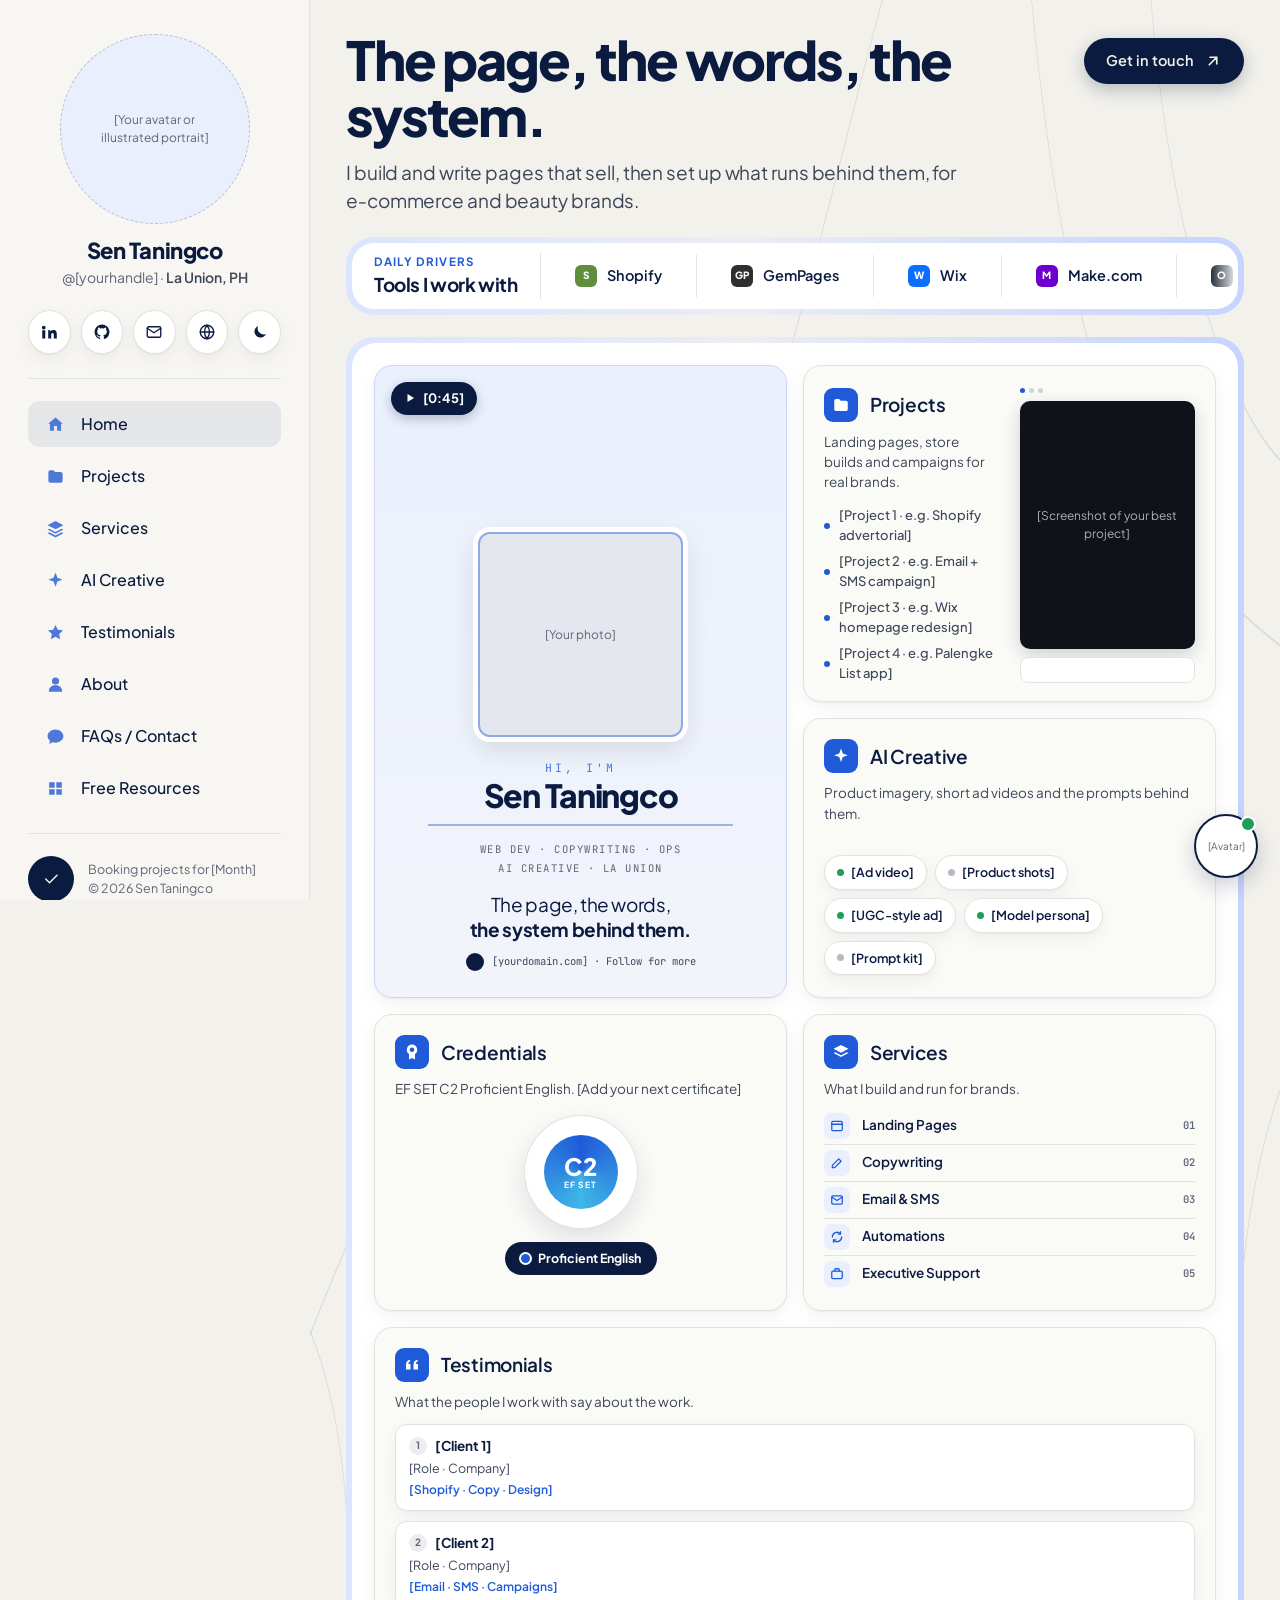
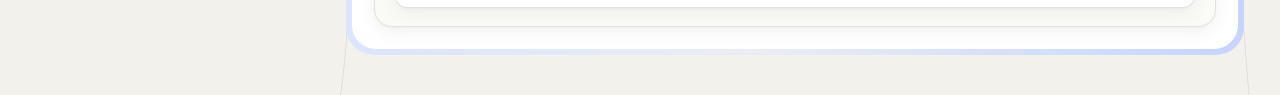
<file: index (5).html>
<!doctype html>
<html lang="en">
<head>
  <meta charset="utf-8">
  <meta name="viewport" content="width=device-width, initial-scale=1, viewport-fit=cover">
  <title>Sen Taningco — Web Developer, Copywriter &amp; Ops for E‑commerce Brands</title>
  <meta name="description" content="Freelance web developer, copywriter and operations support in the Philippines. Shopify and Wix pages, the copy on them, and the emails, automations and systems behind them.">
  <meta property="og:title" content="Sen Taningco — Web Developer &amp; Copywriter">
  <meta property="og:description" content="The page, the words, and the systems behind them.">
  <meta property="og:type" content="website">
  <meta name="theme-color" content="#F2F1EC">
  <link rel="preconnect" href="https://fonts.googleapis.com">
  <link rel="preconnect" href="https://fonts.gstatic.com" crossorigin>
  <link href="https://fonts.googleapis.com/css2?family=Plus+Jakarta+Sans:wght@400;500;600;700;800&family=JetBrains+Mono:wght@500&display=swap" rel="stylesheet">
  <style>
    /* ================= Theme tokens ================= */
    :root {
      --bg: #F2F1EC;
      --panel: #F7F6F2;
      --card: #FAFAF7;
      --white: #FFFFFF;
      --ink: #0B1B3F;
      --body: #3D4659;
      --muted: #5F6676;
      --line: #E3E3DD;
      --chip: #ECEDEF;
      --accent: #1F5BD8;
      --accent-dark: #143E9E;
      --accent-soft: #E9EFFC;
      --glow-a: #DCE5FF;
      --glow-b: #C6D4FF;
      --green: #1E9E57;
      --deco: rgba(11,27,63,.10);
      --shadow: 0 1px 2px rgba(11,27,63,.04), 0 6px 18px rgba(11,27,63,.05);
      --font: 'Plus Jakarta Sans', system-ui, -apple-system, 'Segoe UI', sans-serif;
      --mono: 'JetBrains Mono', ui-monospace, monospace;
    }
    :root[data-theme="dark"] {
      --bg: #0D1118;
      --panel: #11161F;
      --card: #161C27;
      --white: #1B2230;
      --ink: #EEF2FA;
      --body: #C3CAD6;
      --muted: #98A0AE;
      --line: #262D3A;
      --chip: #212836;
      --accent: #6E95FF;
      --accent-dark: #A3BBFF;
      --accent-soft: #1A2440;
      --glow-a: #1A2340;
      --glow-b: #24305A;
      --deco: rgba(238,242,250,.07);
      --shadow: 0 1px 2px rgba(0,0,0,.3), 0 6px 18px rgba(0,0,0,.25);
    }
    * { box-sizing: border-box; }
    html, body { height: 100%; }
    body {
      margin: 0; background: var(--bg); color: var(--ink);
      font-family: var(--font); font-size: 14px; line-height: 1.5;
      -webkit-font-smoothing: antialiased;
    }
    a { color: var(--accent); }
    a:hover { color: var(--accent-dark); }
    h1, h2 { margin: 0; }
    button { font: inherit; color: inherit; }
    .i { width: 18px; height: 18px; flex: none; }

    /* ================= Shell ================= */
    .layout { display: grid; grid-template-columns: 310px minmax(0, 1fr); height: 100vh; height: 100dvh; }

    /* ---------- Side panel ---------- */
    .side {
      position: relative; z-index: 2; background: var(--panel); border-right: 1px solid var(--line);
      display: flex; flex-direction: column; padding: 34px 28px 22px; overflow-y: auto;
    }
    .me { text-align: center; }
    .avatar {
      width: 190px; height: 190px; margin: 0 auto 10px; border-radius: 50%; overflow: hidden;
      background: radial-gradient(circle at 50% 45%, var(--white) 0 55%, transparent 72%);
      display: grid; place-items: center; text-align: center; padding: 30px;
      font-size: 12px; color: var(--muted);
    }
    .avatar.empty { border: 1.5px dashed #B7BCC6; background: var(--accent-soft); }
    .avatar img { width: 100%; height: 100%; object-fit: contain; }
    .me .name { font-weight: 800; font-size: 22px; letter-spacing: -0.02em; }
    .me .handle { color: var(--muted); font-size: 14px; }
    .me .handle b { color: var(--body); font-weight: 600; }
    .socials { display: flex; justify-content: center; gap: 10px; margin: 22px 0 24px; }
    .icon-btn {
      width: 44px; height: 44px; border-radius: 50%; display: grid; place-items: center;
      background: var(--white); border: 1px solid var(--line); color: var(--ink); cursor: pointer;
      text-decoration: none; box-shadow: var(--shadow); transition: border-color .15s, transform .15s;
    }
    .icon-btn:hover { border-color: var(--accent); color: var(--accent); transform: translateY(-1px); }
    .nav { border-top: 1px solid var(--line); border-bottom: 1px solid var(--line); padding: 22px 0; display: flex; flex-direction: column; gap: 6px; }
    .nav a {
      display: flex; align-items: center; gap: 16px; min-height: 46px; padding: 0 18px;
      border-radius: 12px; color: var(--ink); text-decoration: none; font-weight: 500; font-size: 16px;
    }
    .nav a:hover { background: var(--chip); }
    .nav a[aria-current="page"] { background: #E5E6E8; }
    :root[data-theme="dark"] .nav a[aria-current="page"] { background: var(--chip); }
    .nav a .i { color: #4F78D9; width: 19px; height: 19px; }
    .side-foot { margin-top: auto; padding-top: 22px; display: flex; align-items: center; gap: 14px; font-size: 12.5px; color: var(--muted); }
    .side-foot .bubble { width: 46px; height: 46px; border-radius: 50%; background: var(--ink); color: var(--bg); display: grid; place-items: center; flex: none; }

    /* ---------- Main ---------- */
    .main {
      position: relative; min-width: 0; overflow: hidden;
      display: grid; grid-template-columns: minmax(0, 1fr); grid-template-rows: auto auto minmax(0, 1fr);
      row-gap: 22px; padding: 40px 64px 28px;
    }
    .deco { position: absolute; inset: 0; width: 100%; height: 100%; pointer-events: none; z-index: 0; }
    .deco path { fill: none; stroke: var(--deco); stroke-width: 1.2; }
    .main > *:not(.deco) { position: relative; z-index: 1; min-width: 0; }

    .top { display: flex; align-items: flex-start; justify-content: space-between; gap: 24px; }
    .top h1 { font-weight: 800; font-size: clamp(40px, 4.2vw, 66px); line-height: 1.04; letter-spacing: -0.04em; color: var(--ink); }
    .top p { margin: 14px 0 0; font-size: 19px; color: var(--body); letter-spacing: -0.005em; }
    .btn {
      display: inline-flex; align-items: center; gap: 10px; min-height: 46px; padding: 0 22px; flex: none; margin-top: 6px;
      border-radius: 999px; background: var(--ink); color: var(--bg); text-decoration: none; font-weight: 600; font-size: 14.5px;
      box-shadow: 0 6px 18px rgba(11,27,63,.25);
    }
    .btn:hover { background: var(--accent); color: #fff; }

    /* Glow frame used by tools strip + bento */
    .glow {
      border-radius: 28px; padding: 6px;
      background: linear-gradient(90deg, var(--glow-a) 0%, rgba(220,229,255,.35) 45%, var(--glow-b) 100%);
    }
    :root[data-theme="dark"] .glow { background: linear-gradient(90deg, var(--glow-a), var(--glow-b)); }

    /* Tools strip */
    .tools { display: flex; align-items: center; background: var(--white); border-radius: 22px; padding: 10px 0 10px 22px; min-width: 0; }
    .tools-label { flex: none; padding-right: 22px; border-right: 1px solid var(--line); }
    .tools-label small { display: block; font-size: 11.5px; font-weight: 700; letter-spacing: .1em; color: var(--accent); }
    .tools-label strong { font-size: 19px; font-weight: 700; letter-spacing: -0.02em; }
    .marquee { flex: 1; min-width: 0; overflow: hidden; mask-image: linear-gradient(90deg, transparent, #000 4%, #000 96%, transparent); }
    .track { display: flex; width: max-content; animation: slide 40s linear infinite; }
    .marquee:hover .track { animation-play-state: paused; }
    @keyframes slide { to { transform: translateX(-50%); } }
    .tool { display: flex; align-items: center; gap: 10px; padding: 10px 34px; border-right: 1px solid var(--line); font-weight: 600; font-size: 14.5px; white-space: nowrap; }
    .tool i { width: 22px; height: 22px; border-radius: 6px; display: grid; place-items: center; font-style: normal; font-size: 10px; font-weight: 800; color: #fff; }

    /* Bento */
    .bento-frame { min-height: 0; display: flex; }
    .bento-frame > .bento-in { flex: 1; min-height: 0; background: var(--white); border-radius: 24px; padding: 22px; }
    .bento {
      height: 100%; display: grid; gap: 16px;
      grid-template-columns: 0.92fr 1fr 1fr 1fr;
      grid-template-rows: minmax(0, 0.86fr) minmax(0, 1.14fr);
      grid-template-areas:
        "intro projects projects creative"
        "intro creds    services clients";
    }
    .card {
      min-height: 0; background: var(--card); border: 1px solid var(--line); border-radius: 18px;
      box-shadow: var(--shadow); padding: 20px 20px 18px; display: flex; flex-direction: column; overflow: hidden;
    }
    .card-head { display: flex; align-items: center; gap: 12px; }
    .card-head .ico { width: 34px; height: 34px; border-radius: 9px; background: var(--accent); color: #fff; display: grid; place-items: center; flex: none; }
    .card-head h2 { font-size: 19px; font-weight: 600; letter-spacing: -0.015em; }
    .card .sub { margin: 10px 0 0; color: var(--body); font-size: 13.5px; }

    /* Intro card */
    .intro {
      grid-area: intro; position: relative; align-items: center; justify-content: flex-end; text-align: center;
      background: linear-gradient(180deg, #EAF0FD 0%, #EEF2FB 55%, #F2F4FA 100%); border-color: #C9D5F2; padding-bottom: 26px;
    }
    :root[data-theme="dark"] .intro { background: linear-gradient(180deg, #19223A, #151B28); border-color: #2A3555; }
    .play {
      position: absolute; top: 16px; left: 16px; display: inline-flex; align-items: center; gap: 7px;
      background: #0B1B3F; color: #fff; border: 0; border-radius: 999px; padding: 7px 13px; font-size: 13px; font-weight: 700; cursor: pointer;
      box-shadow: 0 4px 12px rgba(11,27,63,.25);
    }
    .photo {
      width: min(66%, 205px); aspect-ratio: 1 / 1; margin: auto 0 22px; border-radius: 12px;
      border: 2px solid #8FA9E8; box-shadow: 0 0 0 5px #fff, 0 10px 28px rgba(11,27,63,.14);
      background: #E4E7EE; display: grid; place-items: center; padding: 12px; font-size: 12px; color: var(--muted); overflow: hidden;
    }
    .photo img { width: 100%; height: 100%; object-fit: cover; }
    .hi { font-family: var(--mono); font-size: 11.5px; letter-spacing: .28em; color: #4F78D9; }
    .intro .big { margin-top: 2px; font-weight: 800; font-size: clamp(28px, 2.5vw, 40px); letter-spacing: -0.04em; line-height: 1.05; }
    .rule { width: 82%; height: 2px; background: #9CB3EA; margin: 12px 0 14px; }
    .roles { font-family: var(--mono); font-size: 10.5px; letter-spacing: .14em; color: var(--muted); line-height: 1.8; }
    .tag { margin-top: 14px; font-size: 19px; line-height: 1.3; letter-spacing: -0.02em; }
    .tag b { font-weight: 700; }
    .sig { margin-top: 12px; display: flex; align-items: center; gap: 8px; font-family: var(--mono); font-size: 10.5px; color: var(--body); }
    .sig span { width: 18px; height: 18px; border-radius: 50%; background: var(--ink); }

    /* Projects */
    .projects { grid-area: projects; }
    .projects .row { flex: 1; min-height: 0; display: grid; grid-template-columns: minmax(0, 1fr) minmax(0, 1fr); gap: 20px; margin-top: 2px; }
    .stack { position: relative; min-height: 0; display: flex; flex-direction: column; gap: 8px; }
    .dots { display: flex; gap: 4px; }
    .dots i { width: 5px; height: 5px; border-radius: 50%; background: #CFD3DA; }
    .dots i.on { background: var(--accent); }
    .shot {
      flex: 1; min-height: 0; border-radius: 10px; overflow: hidden; display: grid; place-items: center; text-align: center;
      padding: 12px; font-size: 12px; box-shadow: 0 6px 18px rgba(11,27,63,.18);
      background: #0F1218; color: #A9B0BC;
    }
    .shot img { width: 100%; height: 100%; object-fit: cover; }
    .shot-under { height: 26px; border-radius: 8px; border: 1px solid var(--line); background: var(--white); }
    .proj-list { display: flex; flex-direction: column; gap: 7px; margin-top: 14px; }
    .proj-list span { display: flex; align-items: center; gap: 9px; font-size: 13px; font-weight: 500; color: var(--body); }
    .proj-list span::before { content: ""; width: 6px; height: 6px; border-radius: 50%; background: var(--accent); flex: none; }

    /* Creative (chips) */
    .creative { grid-area: creative; }
    .chips { margin: auto 0 4px; display: flex; flex-wrap: wrap; gap: 8px; }
    .chip { display: inline-flex; align-items: center; gap: 7px; padding: 7px 12px; border-radius: 999px; background: var(--white); border: 1px solid var(--line); font-size: 12.5px; font-weight: 600; box-shadow: var(--shadow); }
    .chip .d { width: 7px; height: 7px; border-radius: 50%; background: var(--green); }
    .chip .d.off { background: #B5BAC4; }

    /* Credentials */
    .creds { grid-area: creds; }
    .badge-wrap { flex: 1; min-height: 0; display: flex; flex-direction: column; align-items: center; justify-content: center; gap: 14px; }
    .medal {
      width: 112px; height: 112px; border-radius: 50%; background: var(--white);
      box-shadow: 0 0 0 1px var(--line), 0 10px 26px rgba(11,27,63,.12);
      display: grid; place-items: center; text-align: center; line-height: 1;
    }
    .medal-in { width: 74px; height: 74px; border-radius: 50%; display: grid; place-items: center; background: conic-gradient(#1F5BD8, #3FB6E8, #1F5BD8); color: #fff; }
    .medal-in strong { display: block; font-size: 24px; font-weight: 800; }
    .medal-in small { display: block; font-size: 8.5px; font-weight: 700; letter-spacing: .1em; margin-top: 3px; }
    .pill { display: inline-flex; align-items: center; gap: 8px; background: #0B1B3F; color: #fff; border-radius: 999px; padding: 7px 16px; font-size: 12.5px; font-weight: 700; }
    .pill::before { content: ""; width: 9px; height: 9px; border-radius: 50%; background: var(--accent); box-shadow: 0 0 0 2px #fff; }

    /* Services */
    .services { grid-area: services; }
    .svc { list-style: none; margin: 8px 0 0; padding: 0; flex: 1; min-height: 0; display: flex; flex-direction: column; justify-content: space-between; }
    .svc li { display: flex; align-items: center; gap: 12px; padding: 5px 0; border-top: 1px solid var(--line); font-weight: 600; font-size: 13.5px; }
    .svc li:first-child { border-top: 0; }
    .svc li .n { margin-left: auto; font-family: var(--mono); font-size: 10.5px; color: var(--muted); }
    .svc li .s { width: 26px; height: 26px; border-radius: 7px; background: var(--accent-soft); color: var(--accent); display: grid; place-items: center; flex: none; }
    .svc li .s svg { width: 14px; height: 14px; }

    /* Testimonials */
    .clients { grid-area: clients; }
    .t-list { margin-top: 12px; display: flex; flex-direction: column; gap: 10px; }
    .t { background: var(--white); border: 1px solid var(--line); border-radius: 12px; padding: 11px 13px; box-shadow: var(--shadow); }
    .t strong { display: flex; align-items: center; gap: 8px; font-size: 13.5px; }
    .t strong i { width: 18px; height: 18px; border-radius: 50%; background: var(--chip); font-style: normal; font-size: 10px; display: grid; place-items: center; color: var(--muted); }
    .t p { margin: 3px 0 0; font-size: 12.5px; color: var(--body); }
    .t em { display: block; margin-top: 3px; font-style: normal; font-size: 12px; font-weight: 600; color: var(--accent); }

    /* Floating chat bubble */
    .float {
      position: fixed; right: 22px; bottom: 22px; z-index: 5; width: 64px; height: 64px; border-radius: 50%;
      background: var(--white); border: 2px solid var(--ink); display: grid; place-items: center;
      font-size: 10px; color: var(--muted); text-decoration: none; box-shadow: 0 8px 22px rgba(11,27,63,.2);
    }
    .float::after { content: ""; position: absolute; top: 2px; right: 2px; width: 12px; height: 12px; border-radius: 50%; background: var(--green); box-shadow: 0 0 0 2px var(--white); }
    .float:hover { transform: translateY(-2px); }

    /* ================= Responsive ================= */
    @media (max-height: 820px), (max-width: 1280px) {
      .layout { height: auto; min-height: 100vh; }
      .side { position: sticky; top: 0; height: 100vh; }
      .main { overflow: visible; padding: 32px 36px 40px; }
      .bento { height: auto; grid-template-rows: auto auto; }
      .card { min-height: 280px; }
    }
    @media (max-width: 1280px) {
      .bento {
        grid-template-columns: repeat(2, minmax(0, 1fr));
        grid-template-areas: "intro projects" "intro creative" "creds services" "clients clients";
      }
    }
    @media (max-width: 860px) {
      .layout { grid-template-columns: minmax(0, 1fr); }
      .side { position: static; height: auto; border-right: 0; border-bottom: 1px solid var(--line); padding: 24px 16px; }
      .avatar { width: 130px; height: 130px; }
      .nav { flex-direction: row; overflow-x: auto; scrollbar-width: none; padding: 12px 0; }
      .nav a { flex: none; font-size: 14.5px; }
      .side-foot { display: none; }
      .main { padding: 24px 16px 100px; }
      .top { flex-direction: column; }
      .tools { flex-direction: column; align-items: stretch; padding: 14px; }
      .tools-label { border-right: 0; padding: 0 0 8px; }
      .bento-frame > .bento-in { padding: 12px; }
      .bento { grid-template-columns: minmax(0, 1fr); grid-template-areas: "intro" "projects" "creative" "creds" "services" "clients"; }
      .projects .row { grid-template-columns: minmax(0, 1fr); }
      .stack { height: 210px; }
    }
    @media (prefers-reduced-motion: reduce) {
      .track { animation: none; }
      .icon-btn, .float { transition: none; }
    }
  </style>
</head>
<body>
<div class="layout">

  <!-- ================= SIDE PANEL ================= -->
  <aside class="side">
    <div class="me">
      <!-- Swap for: <div class="avatar"><img src="images/avatar.png" alt="Illustrated portrait of Sen"></div> -->
      <div class="avatar empty">[Your avatar or illustrated portrait]</div>
      <div class="name">Sen Taningco</div>
      <div class="handle">@[yourhandle] · <b>La Union, PH</b></div>
    </div>

    <div class="socials">
      <a class="icon-btn" href="https://www.linkedin.com/in/sentaningco/" target="_blank" rel="noopener" aria-label="LinkedIn">
        <svg class="i" viewBox="0 0 24 24" fill="currentColor" aria-hidden="true"><path d="M4.98 3.5a2.5 2.5 0 1 1 0 5 2.5 2.5 0 0 1 0-5ZM3 9.75h4v11H3v-11Zm7 0h3.8v1.5h.05c.53-1 1.83-2.05 3.77-2.05 4.03 0 4.78 2.65 4.78 6.1v5.45h-4v-4.83c0-1.15-.02-2.63-1.6-2.63-1.6 0-1.85 1.25-1.85 2.55v4.91h-4v-11Z"/></svg>
      </a>
      <a class="icon-btn" href="https://github.com/meow-w11" target="_blank" rel="noopener" aria-label="GitHub">
        <svg class="i" viewBox="0 0 24 24" fill="currentColor" aria-hidden="true"><path d="M12 2a10 10 0 0 0-3.16 19.49c.5.09.68-.22.68-.48v-1.7c-2.78.6-3.37-1.34-3.37-1.34-.45-1.16-1.11-1.47-1.11-1.47-.91-.62.07-.6.07-.6 1 .07 1.53 1.03 1.53 1.03.9 1.52 2.34 1.08 2.91.83.09-.65.35-1.08.63-1.33-2.22-.25-4.55-1.11-4.55-4.94 0-1.09.39-1.98 1.03-2.68-.1-.25-.45-1.27.1-2.65 0 0 .84-.27 2.75 1.02a9.56 9.56 0 0 1 5 0c1.91-1.3 2.75-1.02 2.75-1.02.55 1.38.2 2.4.1 2.65.64.7 1.03 1.59 1.03 2.68 0 3.84-2.34 4.68-4.57 4.93.36.31.68.92.68 1.85v2.74c0 .27.18.58.69.48A10 10 0 0 0 12 2Z"/></svg>
      </a>
      <a class="icon-btn" href="#contact" aria-label="Email">
        <svg class="i" viewBox="0 0 24 24" fill="none" stroke="currentColor" stroke-width="1.8" stroke-linecap="round" stroke-linejoin="round" aria-hidden="true"><rect x="3" y="5" width="18" height="14" rx="2"/><path d="m3 7 9 6 9-6"/></svg>
      </a>
      <a class="icon-btn" href="#" aria-label="[Another profile, e.g. Upwork]">
        <svg class="i" viewBox="0 0 24 24" fill="none" stroke="currentColor" stroke-width="1.8" stroke-linecap="round" stroke-linejoin="round" aria-hidden="true"><circle cx="12" cy="12" r="9"/><path d="M3 12h18M12 3a14 14 0 0 1 0 18M12 3a14 14 0 0 0 0 18"/></svg>
      </a>
      <button class="icon-btn" type="button" id="themeToggle" aria-label="Switch to dark mode">
        <svg class="i" viewBox="0 0 24 24" fill="currentColor" aria-hidden="true"><path d="M20 14.5A8 8 0 0 1 9.5 4a8 8 0 1 0 10.5 10.5Z"/></svg>
      </button>
    </div>

    <nav class="nav" aria-label="Main">
      <a href="#" aria-current="page"><svg class="i" viewBox="0 0 24 24" fill="currentColor" aria-hidden="true"><path d="M12 3.2 2.8 11H5v9h5v-6h4v6h5v-9h2.2L12 3.2Z"/></svg>Home</a>
      <a href="#projects"><svg class="i" viewBox="0 0 24 24" fill="currentColor" aria-hidden="true"><path d="M3 6.5A2.5 2.5 0 0 1 5.5 4h4l2 2.2h7A2.5 2.5 0 0 1 21 8.7v8.8a2.5 2.5 0 0 1-2.5 2.5h-13A2.5 2.5 0 0 1 3 17.5v-11Z"/></svg>Projects</a>
      <a href="#services"><svg class="i" viewBox="0 0 24 24" fill="currentColor" aria-hidden="true"><path d="M12 2.5 2 7.8l10 5.3 10-5.3-10-5.3Zm-7.7 9.7L2 13.4l10 5.3 10-5.3-2.3-1.2-7.7 4.1-7.7-4.1Zm0 4.6L2 18l10 5.3L22 18l-2.3-1.2-7.7 4.1-7.7-4.1Z"/></svg>Services</a>
      <a href="#creative"><svg class="i" viewBox="0 0 24 24" fill="currentColor" aria-hidden="true"><path d="m12 2 2.4 6.6L21 11l-6.6 2.4L12 20l-2.4-6.6L3 11l6.6-2.4L12 2Z"/></svg>AI Creative</a>
      <a href="#clients"><svg class="i" viewBox="0 0 24 24" fill="currentColor" aria-hidden="true"><path d="m12 2.5 2.9 6 6.6.8-4.9 4.6 1.3 6.6L12 17.3l-5.9 3.2 1.3-6.6-4.9-4.6 6.6-.8 2.9-6Z"/></svg>Testimonials</a>
      <a href="#about"><svg class="i" viewBox="0 0 24 24" fill="currentColor" aria-hidden="true"><circle cx="12" cy="7.5" r="4.5"/><path d="M3.5 21a8.5 8.5 0 0 1 17 0h-17Z"/></svg>About</a>
      <a href="#contact"><svg class="i" viewBox="0 0 24 24" fill="currentColor" aria-hidden="true"><path d="M12 3C6.5 3 2 6.8 2 11.5c0 2.4 1.2 4.6 3.1 6.1L4 21.5l4.5-2.2c1.1.3 2.3.5 3.5.5 5.5 0 10-3.8 10-8.3S17.5 3 12 3Z"/></svg>FAQs / Contact</a>
      <a href="#resources"><svg class="i" viewBox="0 0 24 24" fill="currentColor" aria-hidden="true"><path d="M4 4h7v7H4V4Zm9 0h7v7h-7V4ZM4 13h7v7H4v-7Zm9 0h7v7h-7v-7Z"/></svg>Free Resources</a>
    </nav>

    <div class="side-foot">
      <span class="bubble" aria-hidden="true"><svg class="i" viewBox="0 0 24 24" fill="none" stroke="currentColor" stroke-width="2" stroke-linecap="round" stroke-linejoin="round"><path d="M5 12l5 5L20 7"/></svg></span>
      <span>Booking projects for [Month]<br>© 2026 Sen Taningco</span>
    </div>
  </aside>

  <!-- ================= MAIN ================= -->
  <main class="main" id="about">
    <!-- decorative background lines -->
    <svg class="deco" viewBox="0 0 1600 920" preserveAspectRatio="none" aria-hidden="true">
      <path d="M-40 760 C 220 520, 420 520, 600 380 S 900 40, 980 -40"/>
      <path d="M1180 -40 C 1240 220, 1380 300, 1640 360"/>
      <path d="M1380 -40 C 1400 120, 1520 240, 1640 260"/>
      <path d="M1640 560 C 1520 640, 1500 760, 1560 960"/>
      <path d="M40 940 C 90 860, 60 740, -40 700"/>
    </svg>

    <div class="top">
      <div>
        <h1>The page, the words, the system.</h1>
        <p>I build and write pages that sell, then set up what runs behind them, for e‑commerce and beauty brands.</p>
      </div>
      <a class="btn" href="#contact" id="contact">Get in touch
        <svg class="i" viewBox="0 0 24 24" fill="none" stroke="currentColor" stroke-width="2.2" stroke-linecap="round" stroke-linejoin="round" aria-hidden="true"><path d="M7 17 17 7M8 7h9v9"/></svg>
      </a>
    </div>

    <div class="glow">
      <div class="tools">
        <div class="tools-label"><small>DAILY DRIVERS</small><strong>Tools I work with</strong></div>
        <div class="marquee">
          <div class="track">
            <span class="tool"><i style="background:#5E8E3E">S</i>Shopify</span>
            <span class="tool"><i style="background:#2F2F2F">GP</i>GemPages</span>
            <span class="tool"><i style="background:#0C6EFC">W</i>Wix</span>
            <span class="tool"><i style="background:#6D00CC">M</i>Make.com</span>
            <span class="tool"><i style="background:#1F2937">O</i>Omnisend</span>
            <span class="tool"><i style="background:#4285F4">G</i>Google Workspace</span>
            <span class="tool"><i style="background:#D97757">C</i>Claude</span>
            <span class="tool"><i style="background:#1A73E8">G</i>Gemini</span>
            <span class="tool"><i style="background:#E5352B">D</i>DaVinci Resolve</span>
            <span class="tool"><i style="background:#181717">GH</i>GitHub</span>
            <!-- duplicate set for a seamless loop -->
            <span class="tool" aria-hidden="true"><i style="background:#5E8E3E">S</i>Shopify</span>
            <span class="tool" aria-hidden="true"><i style="background:#2F2F2F">GP</i>GemPages</span>
            <span class="tool" aria-hidden="true"><i style="background:#0C6EFC">W</i>Wix</span>
            <span class="tool" aria-hidden="true"><i style="background:#6D00CC">M</i>Make.com</span>
            <span class="tool" aria-hidden="true"><i style="background:#1F2937">O</i>Omnisend</span>
            <span class="tool" aria-hidden="true"><i style="background:#4285F4">G</i>Google Workspace</span>
            <span class="tool" aria-hidden="true"><i style="background:#D97757">C</i>Claude</span>
            <span class="tool" aria-hidden="true"><i style="background:#1A73E8">G</i>Gemini</span>
            <span class="tool" aria-hidden="true"><i style="background:#E5352B">D</i>DaVinci Resolve</span>
            <span class="tool" aria-hidden="true"><i style="background:#181717">GH</i>GitHub</span>
          </div>
        </div>
      </div>
    </div>

    <div class="glow bento-frame">
      <div class="bento-in">
        <div class="bento">

          <!-- Intro / video card -->
          <section class="card intro" aria-label="Intro">
            <!-- Hook this up to a short intro video later -->
            <button class="play" type="button" aria-label="Play intro video">
              <svg width="12" height="12" viewBox="0 0 24 24" fill="currentColor" aria-hidden="true"><path d="M7 4v16l13-8L7 4Z"/></svg>[0:45]
            </button>
            <!-- Swap for: <div class="photo"><img src="images/sen.jpg" alt="Sen Taningco"></div> -->
            <div class="photo">[Your photo]</div>
            <div class="hi">HI, I'M</div>
            <div class="big">Sen Taningco</div>
            <div class="rule" aria-hidden="true"></div>
            <div class="roles">WEB DEV · COPYWRITING · OPS<br>AI CREATIVE · LA UNION</div>
            <div class="tag">The page, the words,<br><b>the system behind them.</b></div>
            <div class="sig"><span aria-hidden="true"></span>[yourdomain.com] · Follow for more</div>
          </section>

          <!-- Projects -->
          <section class="card projects" id="projects" aria-labelledby="h-projects">
            <div class="row">
              <div>
                <div class="card-head">
                  <span class="ico"><svg class="i" viewBox="0 0 24 24" fill="currentColor" aria-hidden="true"><path d="M3 6.5A2.5 2.5 0 0 1 5.5 4h4l2 2.2h7A2.5 2.5 0 0 1 21 8.7v8.8a2.5 2.5 0 0 1-2.5 2.5h-13A2.5 2.5 0 0 1 3 17.5v-11Z"/></svg></span>
                  <h2 id="h-projects">Projects</h2>
                </div>
                <p class="sub">Landing pages, store builds and campaigns for real brands.</p>
                <div class="proj-list">
                  <span>[Project 1 · e.g. Shopify advertorial]</span>
                  <span>[Project 2 · e.g. Email + SMS campaign]</span>
                  <span>[Project 3 · e.g. Wix homepage redesign]</span>
                  <span>[Project 4 · e.g. Palengke List app]</span>
                </div>
              </div>
              <div class="stack">
                <div class="dots" aria-hidden="true"><i class="on"></i><i></i><i></i></div>
                <div class="shot">[Screenshot of your best project]</div>
                <div class="shot-under" aria-hidden="true"></div>
              </div>
            </div>
          </section>

          <!-- AI Creative -->
          <section class="card creative" id="creative" aria-labelledby="h-creative">
            <div class="card-head">
              <span class="ico"><svg class="i" viewBox="0 0 24 24" fill="currentColor" aria-hidden="true"><path d="m12 2 2.4 6.6L21 11l-6.6 2.4L12 20l-2.4-6.6L3 11l6.6-2.4L12 2Z"/></svg></span>
              <h2 id="h-creative">AI Creative</h2>
            </div>
            <p class="sub">Product imagery, short ad videos and the prompts behind them.</p>
            <div class="chips">
              <span class="chip"><span class="d" aria-hidden="true"></span>[Ad video]</span>
              <span class="chip"><span class="d off" aria-hidden="true"></span>[Product shots]</span>
              <span class="chip"><span class="d" aria-hidden="true"></span>[UGC‑style ad]</span>
              <span class="chip"><span class="d" aria-hidden="true"></span>[Model persona]</span>
              <span class="chip"><span class="d off" aria-hidden="true"></span>[Prompt kit]</span>
            </div>
          </section>

          <!-- Credentials -->
          <section class="card creds" aria-labelledby="h-creds">
            <div class="card-head">
              <span class="ico"><svg class="i" viewBox="0 0 24 24" fill="currentColor" aria-hidden="true"><path d="M12 2a7 7 0 0 0-4 12.7V22l4-2 4 2v-7.3A7 7 0 0 0 12 2Zm0 10a3 3 0 1 1 0-6 3 3 0 0 1 0 6Z"/></svg></span>
              <h2 id="h-creds">Credentials</h2>
            </div>
            <p class="sub">EF SET C2 Proficient English. [Add your next certificate]</p>
            <div class="badge-wrap">
              <div class="medal"><div class="medal-in"><div><strong>C2</strong><small>EF SET</small></div></div></div>
              <span class="pill">Proficient English</span>
            </div>
          </section>

          <!-- Services -->
          <section class="card services" id="services" aria-labelledby="h-services">
            <div class="card-head">
              <span class="ico"><svg class="i" viewBox="0 0 24 24" fill="currentColor" aria-hidden="true"><path d="M12 2.5 2 7.8l10 5.3 10-5.3-10-5.3Zm-7.7 9.7L2 13.4l10 5.3 10-5.3-2.3-1.2-7.7 4.1-7.7-4.1Z"/></svg></span>
              <h2 id="h-services">Services</h2>
            </div>
            <p class="sub">What I build and run for brands.</p>
            <ul class="svc">
              <li><span class="s"><svg viewBox="0 0 24 24" fill="none" stroke="currentColor" stroke-width="2.2" stroke-linecap="round" stroke-linejoin="round" aria-hidden="true"><rect x="3" y="4" width="18" height="16" rx="2"/><path d="M3 9h18"/></svg></span>Landing Pages<span class="n">01</span></li>
              <li><span class="s"><svg viewBox="0 0 24 24" fill="none" stroke="currentColor" stroke-width="2.2" stroke-linecap="round" stroke-linejoin="round" aria-hidden="true"><path d="M4 20h4L19 9l-4-4L4 16v4Z"/></svg></span>Copywriting<span class="n">02</span></li>
              <li><span class="s"><svg viewBox="0 0 24 24" fill="none" stroke="currentColor" stroke-width="2.2" stroke-linecap="round" stroke-linejoin="round" aria-hidden="true"><rect x="3" y="5" width="18" height="14" rx="2"/><path d="m3 7 9 6 9-6"/></svg></span>Email &amp; SMS<span class="n">03</span></li>
              <li><span class="s"><svg viewBox="0 0 24 24" fill="none" stroke="currentColor" stroke-width="2.2" stroke-linecap="round" stroke-linejoin="round" aria-hidden="true"><path d="M4 12a8 8 0 0 1 14-5.3M20 12a8 8 0 0 1-14 5.3"/><path d="M18 3v4h-4M6 21v-4h4"/></svg></span>Automations<span class="n">04</span></li>
              <li><span class="s"><svg viewBox="0 0 24 24" fill="none" stroke="currentColor" stroke-width="2.2" stroke-linecap="round" stroke-linejoin="round" aria-hidden="true"><rect x="3" y="7" width="18" height="13" rx="2"/><path d="M8 7V5a2 2 0 0 1 2-2h4a2 2 0 0 1 2 2v2"/></svg></span>Executive Support<span class="n">05</span></li>
            </ul>
          </section>

          <!-- Testimonials -->
          <section class="card clients" id="clients" aria-labelledby="h-clients">
            <div class="card-head">
              <span class="ico"><svg class="i" viewBox="0 0 24 24" fill="currentColor" aria-hidden="true"><path d="M4 11.5C4 8 6.2 5.5 9.5 5v2.4C8 7.9 7.2 9 7.1 10.5H10V18H4v-6.5Zm10 0C14 8 16.2 5.5 19.5 5v2.4c-1.5.5-2.3 1.6-2.4 3.1H20V18h-6v-6.5Z"/></svg></span>
              <h2 id="h-clients">Testimonials</h2>
            </div>
            <p class="sub">What the people I work with say about the work.</p>
            <div class="t-list">
              <div class="t"><strong><i aria-hidden="true">1</i>[Client 1]</strong><p>[Role · Company]</p><em>[Shopify · Copy · Design]</em></div>
              <div class="t"><strong><i aria-hidden="true">2</i>[Client 2]</strong><p>[Role · Company]</p><em>[Email · SMS · Campaigns]</em></div>
            </div>
          </section>

        </div>
      </div>
    </div>
  </main>
</div>

<!-- Floating chat bubble (swap the text for your avatar image) -->
<a class="float" href="#contact" aria-label="Message Sen">[Avatar]</a>

<script>
  // Light / dark toggle, remembered per visitor
  const root = document.documentElement;
  const toggle = document.getElementById('themeToggle');
  function setTheme(t) {
    root.setAttribute('data-theme', t);
    toggle.setAttribute('aria-label', t === 'dark' ? 'Switch to light mode' : 'Switch to dark mode');
    try { localStorage.setItem('theme', t); } catch (e) {}
  }
  let saved = null;
  try { saved = localStorage.getItem('theme'); } catch (e) {}
  setTheme(saved || 'light');
  toggle.addEventListener('click', () => setTheme(root.getAttribute('data-theme') === 'dark' ? 'light' : 'dark'));
</script>
</body>
</html>
</file>
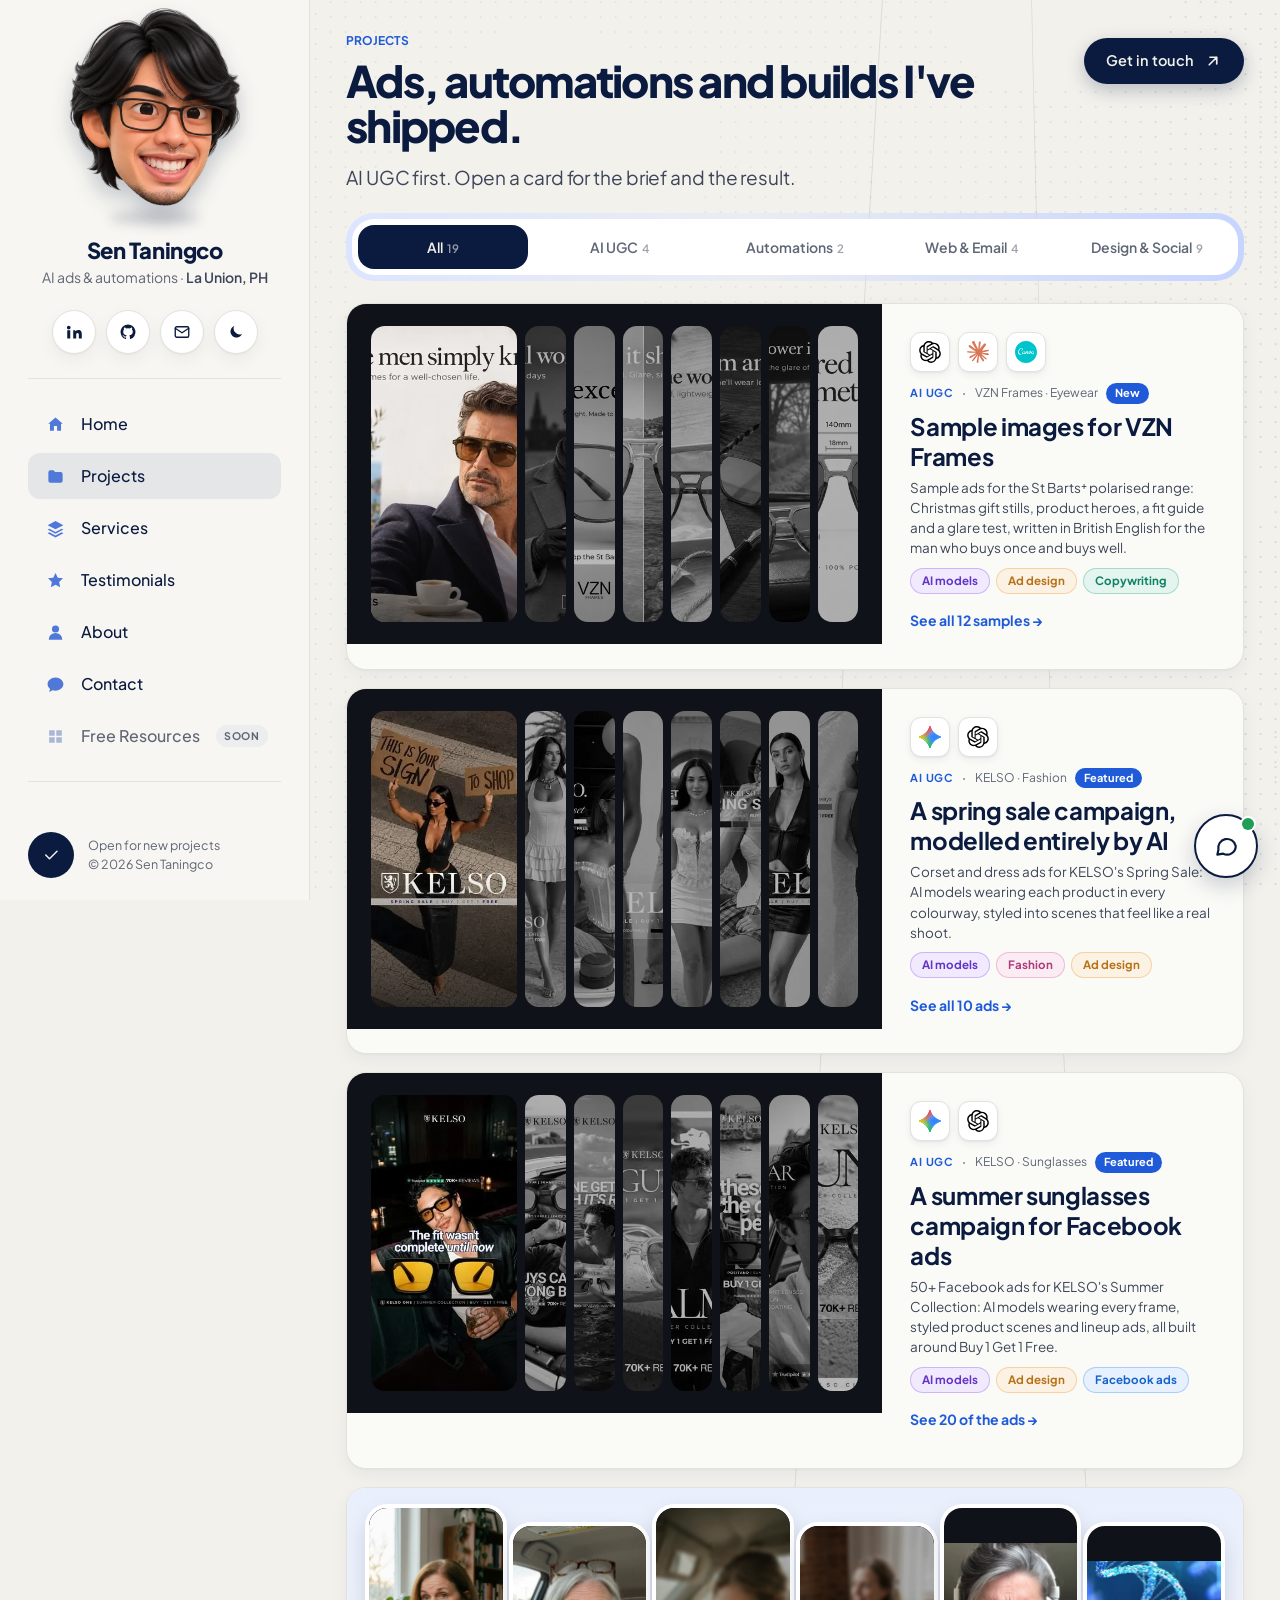
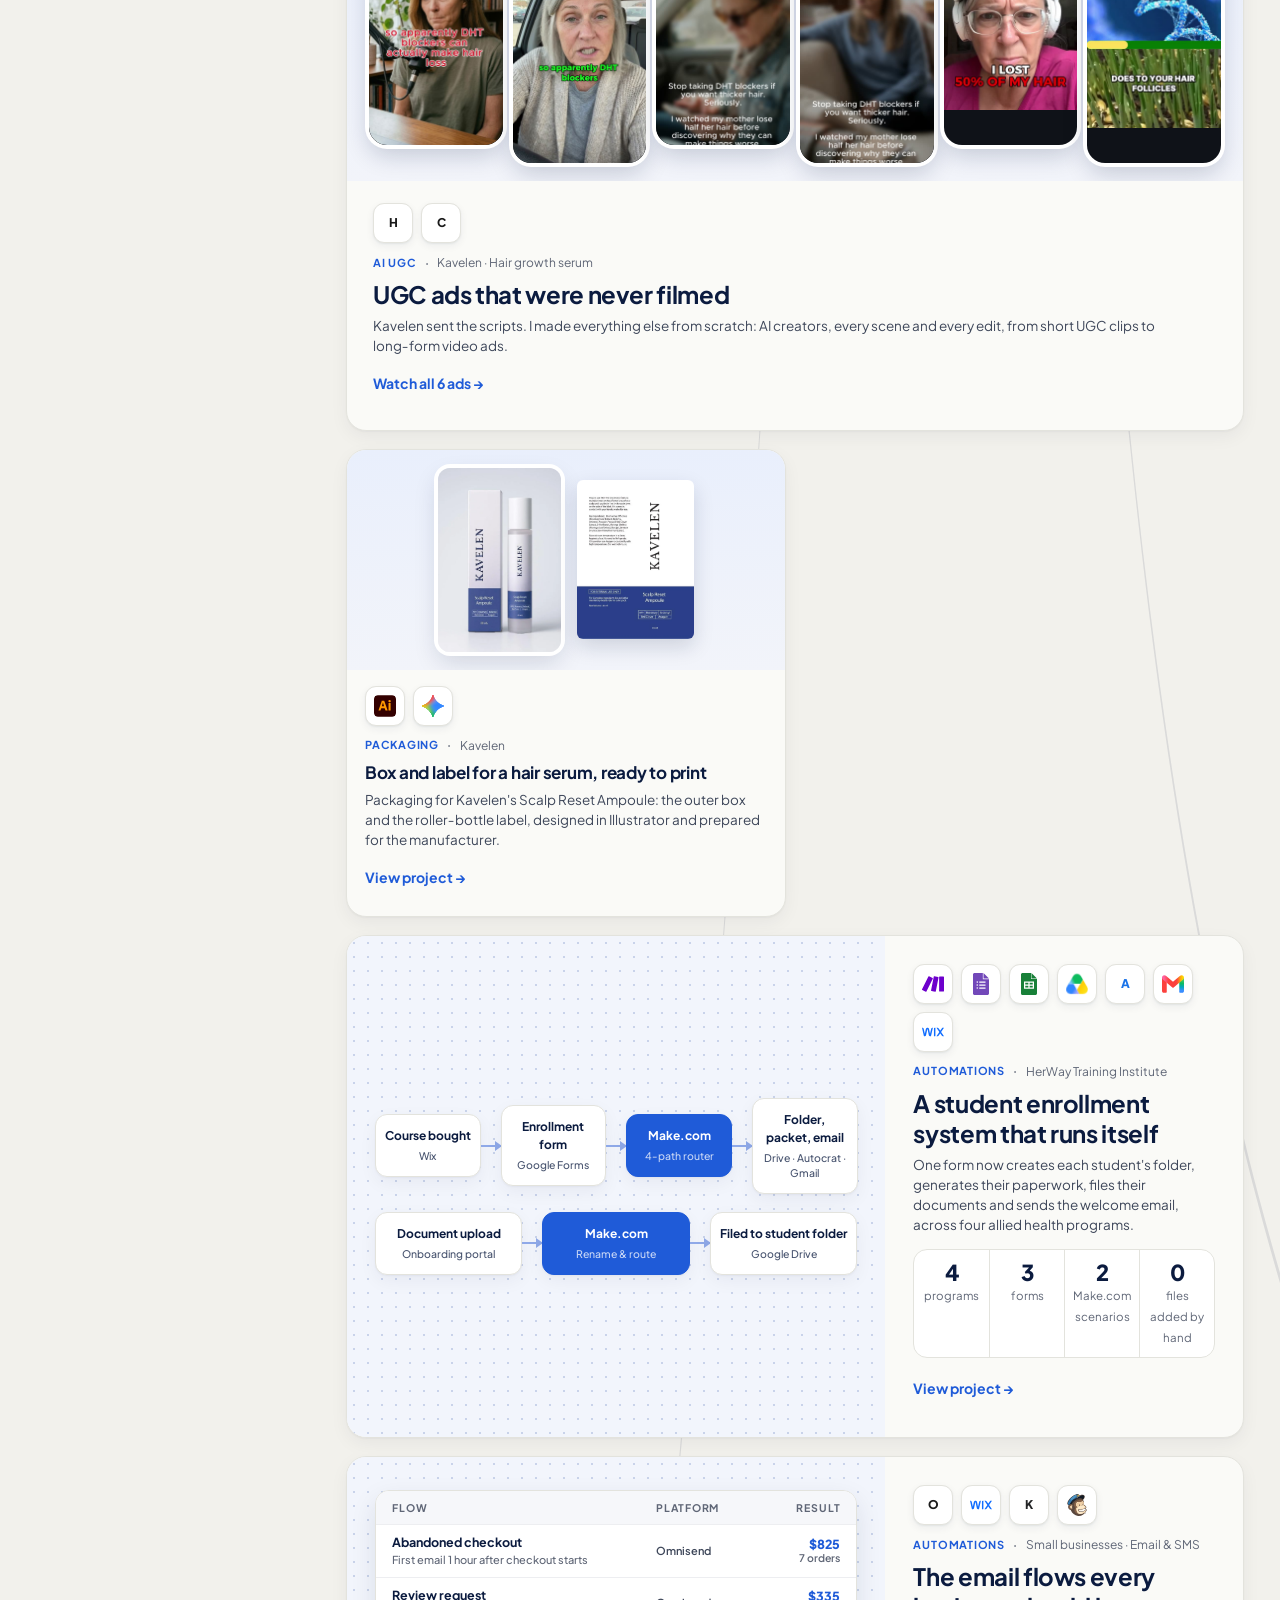
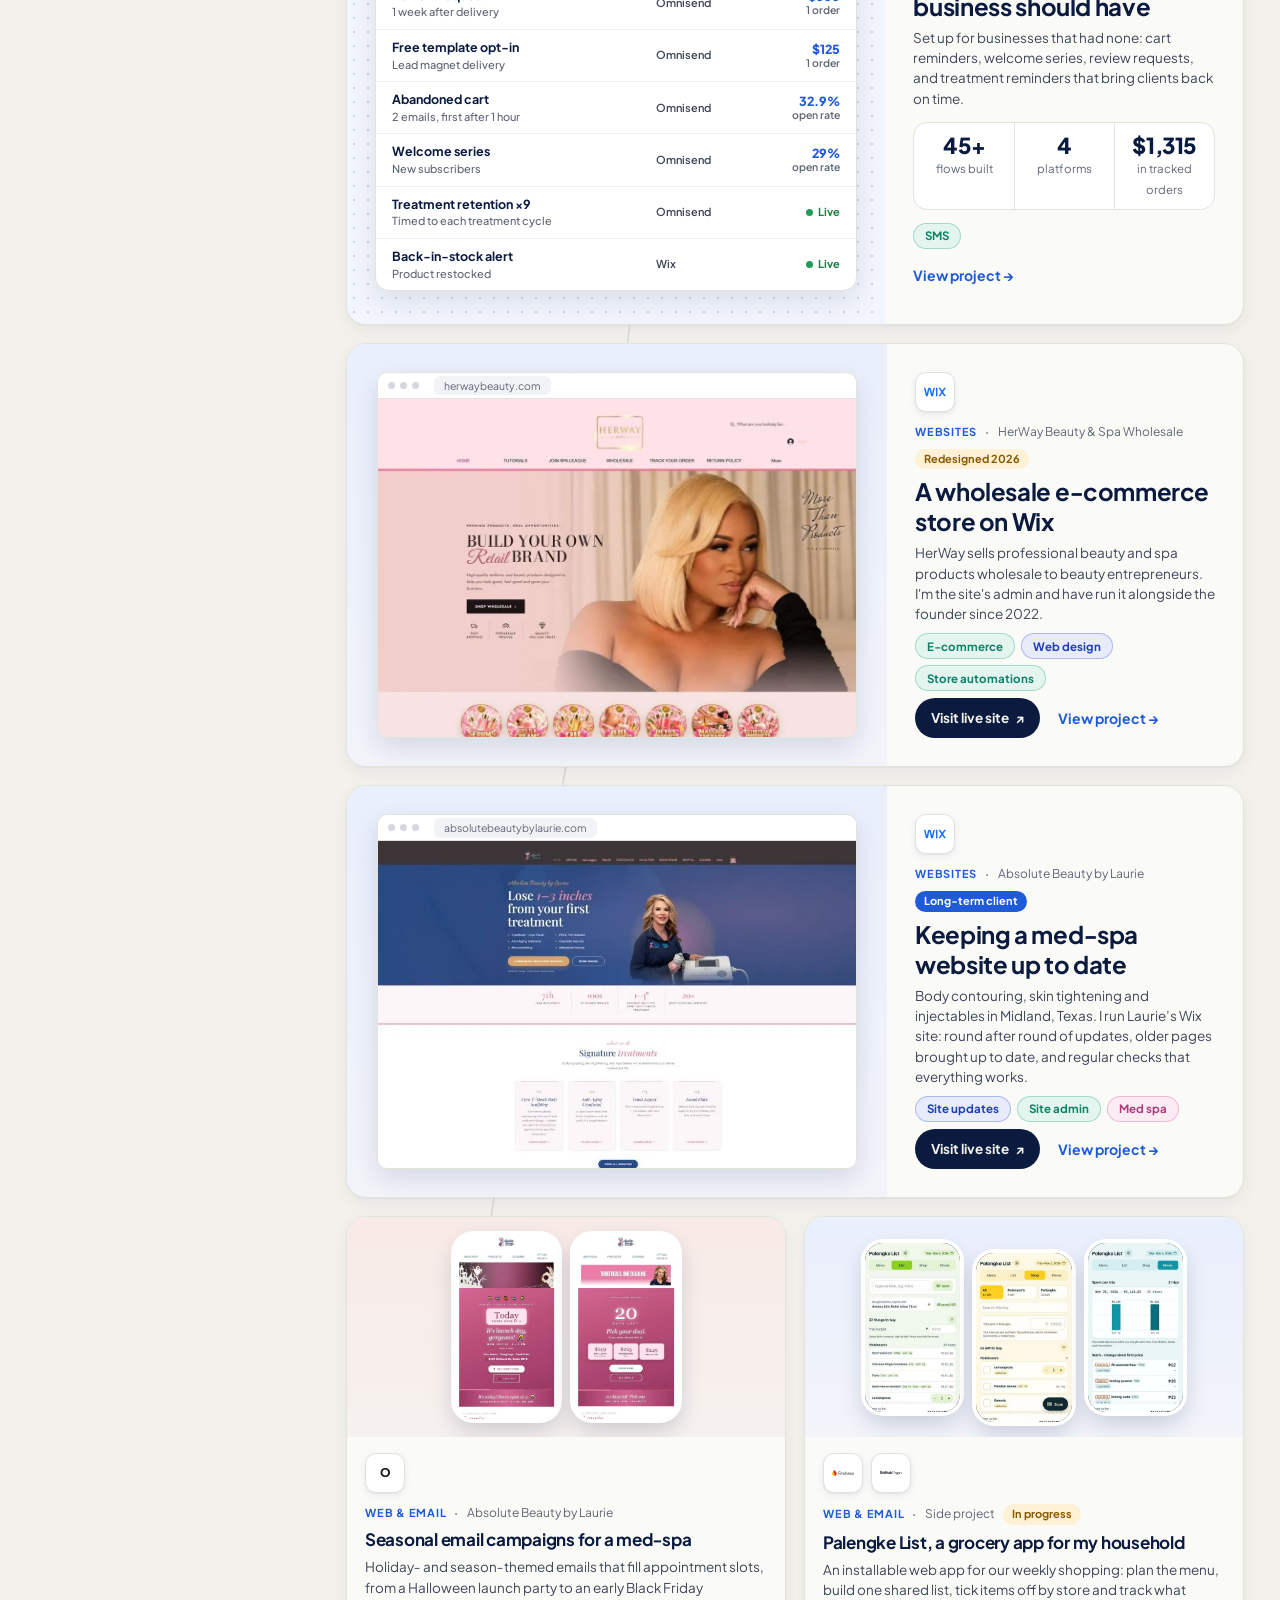
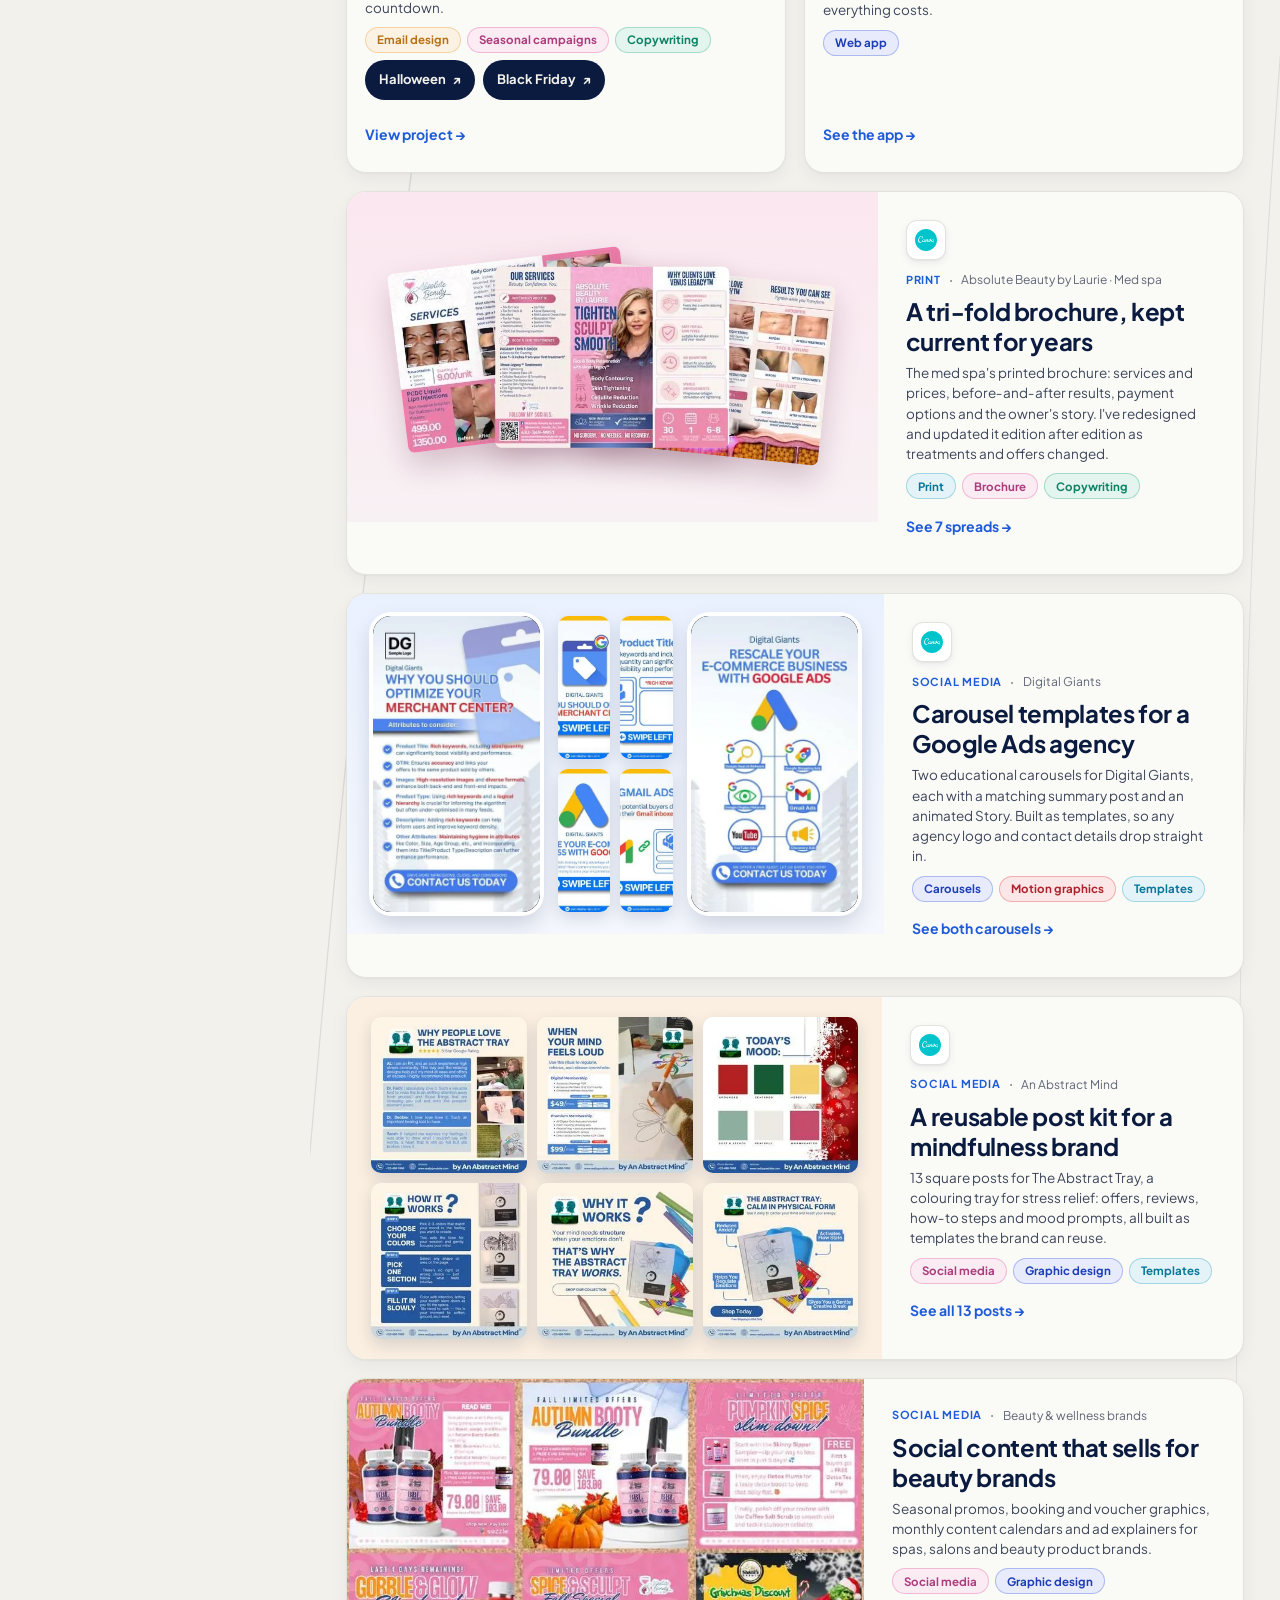
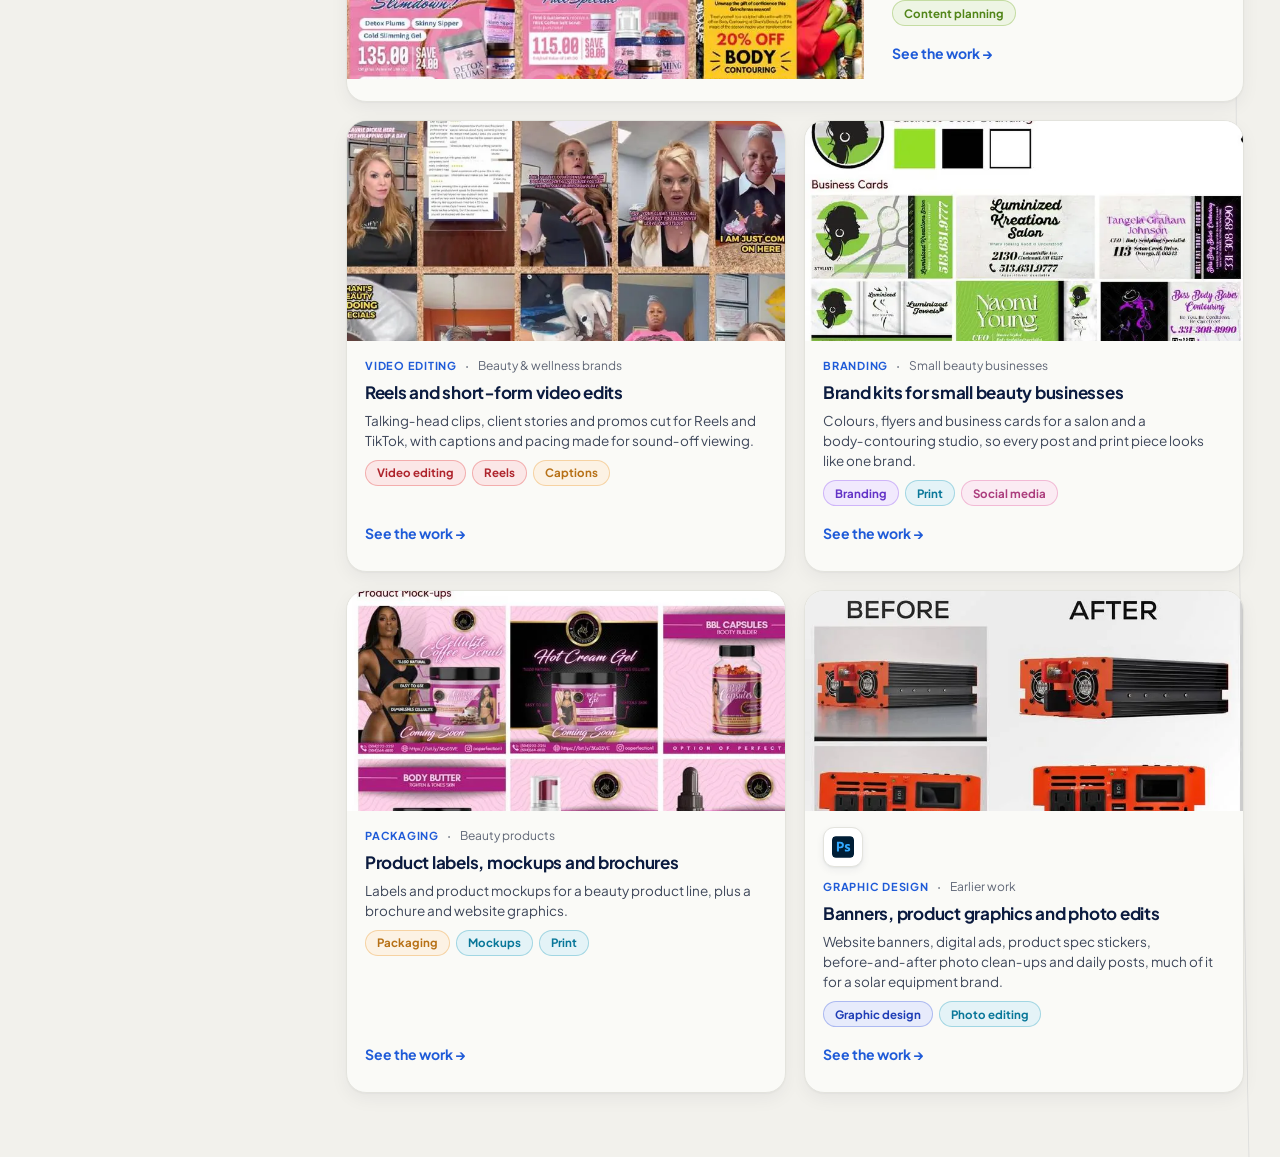
<file: projects.html>
<!doctype html>
<html lang="en">
<head>
  <meta charset="utf-8">
  <meta name="viewport" content="width=device-width, initial-scale=1, maximum-scale=1, user-scalable=no, viewport-fit=cover">
  <title>Projects — Sen Taningco · AI UGC Ads &amp; Automations</title>
  <meta name="description" content="AI UGC ads, ad creative, automations and web builds by Sen Taningco: the brief, what I did and the result for each project.">
  <meta property="og:title" content="Projects — Sen Taningco · AI UGC Ads &amp; Automations">
  <meta property="og:description" content="AI UGC ads, ad creative, automations and web builds by Sen Taningco: the brief, what I did and the result for each project.">
  <meta property="og:type" content="website">
  <meta name="theme-color" content="#F2F1EC">
  <link rel="icon" type="image/png" href="assets/favicon.png">
  <link rel="apple-touch-icon" href="assets/apple-touch-icon.png">
  <link rel="preconnect" href="https://fonts.googleapis.com">
  <link rel="preconnect" href="https://fonts.gstatic.com" crossorigin>
  <link href="https://fonts.googleapis.com/css2?family=Plus+Jakarta+Sans:wght@400;500;600;700;800&family=JetBrains+Mono:wght@500&display=swap" rel="stylesheet">
  <script>
    // No pinch or double-tap zoom on phones (iOS Safari ignores user-scalable)
    ['gesturestart', 'gesturechange'].forEach(t => document.addEventListener(t, e => e.preventDefault(), { passive: false }));
    document.addEventListener('touchmove', e => { if (e.touches.length > 1) e.preventDefault(); }, { passive: false });
  </script>
  <link rel="stylesheet" href="assets/css/site.css?v=5d98aa10">
  <style>
    .pmain { display: flex; flex-direction: column; gap: 22px; overflow-y: auto; padding-bottom: 64px; }
    .eyebrow { margin: 0 0 8px !important; font-size: 12px !important; font-weight: 700; letter-spacing: .12em; color: var(--accent) !important; }
    .pmain .top h1 { font-size: clamp(32px, 3.4vw, 54px); }
    .tabs { display: grid; grid-template-columns: repeat(5, minmax(0, 1fr)); gap: 6px; background: var(--white); border-radius: 22px; padding: 6px; }
    .ftab { min-height: 44px; border: 0; border-radius: 16px; background: none; cursor: pointer; font-weight: 600; font-size: 14px; color: var(--muted); white-space: nowrap; }
    .ftab:hover { color: var(--ink); background: var(--chip); }
    .ftab[aria-pressed="true"] { background: var(--ink); color: var(--bg); }
    .ftab .count { font-size: 11.5px; opacity: .6; margin-left: 2px; }
    @media (max-width: 1100px) {
      .tabs { display: flex; flex-wrap: wrap; gap: 4px; }
      .ftab { flex: 1 0 auto; padding: 0 14px; }
    }
    .pgrid { display: grid; grid-template-columns: repeat(auto-fill, minmax(290px, 1fr)); gap: 18px; }
    .pcard { background: var(--card); border: 1px solid var(--line); border-radius: 20px; box-shadow: var(--shadow); overflow: hidden; display: flex; flex-direction: column; cursor: pointer; transition: transform .15s ease, border-color .15s ease; }
    .pcard:hover { transform: translateY(-2px); border-color: #BFC6D6; }
    .pcard[hidden] { display: none; }
    .pcard.wide { grid-column: 1 / -1; flex-direction: row; }
    .pcard.wide .media { flex: 1.6 1 0; height: auto; min-height: 270px; }
    .pcard.wide .pbody { flex: 1 1 0; justify-content: center; padding: 28px; }
    .pcard.wide h3 { font-size: 24px; }
    .media { height: 220px; position: relative; display: flex; align-items: center; justify-content: center; gap: 16px; padding: 18px; background: linear-gradient(180deg, #E9EFFC, #F2F4FA); overflow: hidden; }
    .phone { height: 100%; aspect-ratio: 9 / 16; border-radius: 18px; background: #0F1218; color: #A9B0BC; flex: none; display: grid; place-items: center; text-align: center; font-size: 11.5px; padding: 8px; overflow: hidden; box-shadow: 0 0 0 4px #fff, 0 10px 24px rgba(11,27,63,.2); }
    .phone.light { background: #fff; color: var(--muted); }
    .phone:has(video, img), .screen:has(img) { padding: 0; }
    .phone video, .phone img, .screen img { width: 100%; height: 100%; object-fit: cover; display: block; }
    .m-reel .phone { height: 92%; }
    .m-reel .phone:nth-child(even) { transform: translateY(10px); }
    .m-app .phone img { object-position: top; }
    .app-shots img { object-fit: cover; object-position: top; }
    .phone.mail-shot { padding: 0; }
    .phone.mail-shot .scrollshot { width: 100%; height: 100%; transition-duration: 14s; }
    .email-scroll { max-height: 560px; overflow-y: auto; border-radius: 10px; box-shadow: 0 8px 20px rgba(11,27,63,.15); background: #fff; }
    .email-scroll img { box-shadow: none !important; border-radius: 0 !important; }
    .img-gallery.email-view.two { grid-template-columns: repeat(2, minmax(0, 340px)); justify-content: center; gap: 22px; }
    .email-view.two .email-scroll { max-height: 520px; }
    .m-reel.six { gap: 10px; padding: 18px 22px; }
    .pcard.wide .m-reel.six { flex: 2.3 1 0; }
    .pcard.wide .m-reel.six .phone { height: auto; width: calc((100% - 50px) / 6); max-width: 150px; }
    .m-reel.six .phone:nth-child(even) { transform: translateY(12px); }
    .m-reel.six .phone:nth-child(odd) { transform: translateY(-6px); }
    .m-reel.six .phone.fit .pv { object-fit: contain; }
    @media (min-width: 861px) and (max-width: 1300px) {
      .pcard.wide:has(.m-reel.six) { flex-direction: column; }
      .pcard.wide .m-reel.six { flex: none; height: auto; padding: 26px 22px 30px; }
      .pcard.wide:has(.m-reel.six) .pbody { padding: 22px 26px 26px; }
    }
    .m-flow { gap: 0; padding: 18px; background: radial-gradient(#C9D3EA 1px, transparent 1px) 0 0 / 14px 14px, #F2F5FC; }
    .node { flex: 1 1 0; min-width: 0; background: #fff; border: 1px solid var(--line); border-radius: 12px; padding: 14px 8px; text-align: center; font-size: 12px; font-weight: 700; color: #0B1B3F; box-shadow: var(--shadow); }
    .node.hot { background: var(--accent); border-color: var(--accent); color: #fff; }
    .link { flex: 0 0 20px; height: 2px; background: #8FA9E8; position: relative; }
    .link::after { content: ""; position: absolute; right: -1px; top: -4px; border-left: 7px solid #8FA9E8; border-top: 5px solid transparent; border-bottom: 5px solid transparent; }
    .tint-rose { background: linear-gradient(180deg, #F8EAE6, #F6F1EF); }
    :root[data-theme="dark"] .media:not(.tint-dark) { background: linear-gradient(180deg, #19223A, #151B28); }
    :root[data-theme="dark"] .m-flow { background: radial-gradient(#2A3555 1px, transparent 1px) 0 0 / 14px 14px, #151B28; }
    .pbody { padding: 16px 18px 18px; display: flex; flex-direction: column; gap: 7px; flex: 1; }
    .pmeta { display: flex; flex-wrap: wrap; align-items: center; gap: 8px; font-size: 12px; color: var(--muted); }
    .pmeta .cat { font-size: 11px; font-weight: 700; letter-spacing: .07em; text-transform: uppercase; color: var(--accent); }
    .pmeta .cat::after { content: "·"; margin-left: 8px; color: var(--muted); }
    .pbody h3 { margin: 0; font-size: 17px; font-weight: 700; line-height: 1.25; letter-spacing: -0.015em; }
    .pbody p { margin: 0; font-size: 13.5px; color: var(--body); }
    .ptags { display: flex; flex-wrap: wrap; gap: 6px; margin-top: 2px; }
    .ptags span { font-size: 11.5px; font-weight: 600; padding: 4px 10px; border-radius: 999px; background: var(--chip); color: var(--body); }
    .open { margin-top: auto; align-self: flex-start; min-height: 40px; padding: 0; border: 0; background: none; cursor: pointer; font-weight: 700; color: var(--accent); }
    .open:hover { color: var(--accent-dark); }
    .empty { text-align: center; color: var(--muted); }
    .pdialog { width: min(780px, calc(100% - 32px)); max-height: calc(100dvh - 48px); padding: 0; border: 0; border-radius: 24px; background: var(--card); color: var(--ink); box-shadow: 0 30px 80px rgba(11,27,63,.35); overflow: auto; }
    .pdialog::backdrop { background: rgba(11,27,63,.45); backdrop-filter: blur(3px); }
    .pd-media .media { height: 340px; }
    .pd-media .m-reel .phone { height: 90%; }
    .pd-body { padding: 22px 28px 28px; display: flex; flex-direction: column; gap: 8px; }
    .pd-body h2 { font-size: 27px; font-weight: 800; letter-spacing: -0.03em; line-height: 1.15; }
    .pd-text h4 { margin: 14px 0 4px; font-size: 11.5px; font-weight: 700; letter-spacing: .1em; text-transform: uppercase; color: var(--accent); }
    .pd-text p, .pd-text li { margin: 0; font-size: 14.5px; color: var(--body); }
    .pd-text ul { margin: 0; padding-left: 20px; display: grid; gap: 4px; }
    .pd-text .res { font-weight: 700; color: var(--ink); background: var(--accent-soft); border-radius: 12px; padding: 10px 14px; }
    .pd-close { position: absolute; top: 12px; right: 12px; z-index: 2; width: 40px; height: 40px; border-radius: 50%; border: 0; background: rgba(255,255,255,.92); color: #0B1B3F; cursor: pointer; display: grid; place-items: center; box-shadow: var(--shadow); }
    .m-system { --slot: .42s; --cyc: 4.2s; }
    .m-system .sys-row > * { --t: calc(var(--s) * var(--slot) + var(--row) * 2.1s); }
    .m-system .node { position: relative; animation: nodePing var(--cyc) ease-out var(--t) infinite; }
    .m-system .link::before { content: ""; position: absolute; z-index: 1; top: calc(50% - 12px); left: -12px; width: 100%; height: 24px; pointer-events: none;
      background: radial-gradient(circle at 12px 50%, #1F5BD8 0 4.5px, rgba(31,91,216,.22) 5px 7.5px, rgba(79,120,217,.18) 8px, transparent 12px);
      opacity: 0; will-change: transform, opacity; animation: packetX var(--cyc) linear var(--t) infinite; }
    .m-system .node.hot { overflow: hidden; }
    .m-system .node.hot::after { content: ""; position: absolute; inset: 0; transform: translateX(-120%) skewX(-20deg);
      background: linear-gradient(90deg, transparent 25%, rgba(255,255,255,.35) 50%, transparent 75%); animation: hotSheen var(--cyc) ease-in-out var(--t) infinite; }
    @keyframes packetX { 0% { transform: translateX(0); opacity: 0; } 2% { opacity: 1; } 9% { transform: translateX(100%); opacity: 1; } 11%, 100% { transform: translateX(100%); opacity: 0; } }
    @keyframes packetY { 0% { transform: translateY(0); opacity: 0; } 2% { opacity: 1; } 9% { transform: translateY(100%); opacity: 1; } 11%, 100% { transform: translateY(100%); opacity: 0; } }
    @keyframes nodePing { 0% { box-shadow: var(--shadow), 0 0 0 0 rgba(31,91,216,.45); transform: translateY(-1px); } 14% { box-shadow: var(--shadow), 0 0 0 9px rgba(31,91,216,0); transform: none; } 100% { box-shadow: var(--shadow), 0 0 0 0 rgba(31,91,216,0); } }
    @keyframes hotSheen { 0% { transform: translateX(-120%) skewX(-20deg); } 16%, 100% { transform: translateX(120%) skewX(-20deg); } }
    @media (max-width: 860px) { .m-system .link::before { left: calc(50% - 12px); top: -12px; width: 24px; height: 100%; background: radial-gradient(circle at 50% 12px, #1F5BD8 0 4.5px, rgba(31,91,216,.22) 5px 7.5px, rgba(79,120,217,.18) 8px, transparent 12px); animation-name: packetY; } }
    @media (prefers-reduced-motion: reduce) { .m-system .node, .m-system .link::before, .m-system .node.hot::after { animation: none; } }
    .m-system { flex-direction: column; gap: 18px; padding: 26px 28px; }
    .sys-row { display: flex; align-items: center; width: 100%; }
    .sys-row .node { padding: 12px 8px; }
    .node small { display: block; margin-top: 3px; font-size: 10.5px; font-weight: 500; opacity: .75; }
    .pstats { display: grid; grid-template-columns: repeat(4, minmax(0, 1fr)); margin: 6px 0 4px; border: 1px solid var(--line); border-radius: 14px; background: var(--white); }
    .pstats div { padding: 10px 6px; text-align: center; }
    .pstats div + div { border-left: 1px solid var(--line); }
    .pstats strong { display: block; font-size: 22px; font-weight: 800; letter-spacing: -0.02em; line-height: 1.1; }
    .pstats span { font-size: 11.5px; color: var(--muted); }
    .pd-media .m-system { height: auto; min-height: 300px; }
    .pstats.three { grid-template-columns: repeat(3, minmax(0, 1fr)); }
    .m-list { padding: 24px 28px; background: radial-gradient(#C9D3EA 1px, transparent 1px) 0 0 / 14px 14px, #F2F5FC; }
    :root[data-theme="dark"] .m-list { background: radial-gradient(#2A3555 1px, transparent 1px) 0 0 / 14px 14px, #151B28; }
    .flist { width: 100%; max-width: 640px; background: #fff; border: 1px solid var(--line); border-radius: 14px; box-shadow: 0 10px 26px rgba(11,27,63,.10); overflow: hidden; color: #0B1B3F; }
    .fl-row { display: grid; grid-template-columns: minmax(0, 1fr) 96px 78px; align-items: center; gap: 10px; padding: 8px 16px; border-top: 1px solid #EDEEF1; font-size: 12.5px; }
    .fl-head { border-top: 0; background: #F6F7FA; font-size: 10.5px; font-weight: 700; letter-spacing: .08em; text-transform: uppercase; color: #5F6676; padding: 9px 16px; }
    .fl-name { font-weight: 700; min-width: 0; }
    .fl-name small { display: block; font-weight: 500; font-size: 11px; color: #5F6676; white-space: nowrap; overflow: hidden; text-overflow: ellipsis; }
    .fl-plat { font-size: 11px; font-weight: 600; color: #3D4659; }
    .fl-num { font-weight: 800; color: var(--accent); text-align: right; line-height: 1.2; }
    .fl-num small { display: block; font-size: 10.5px; font-weight: 600; color: #5F6676; }
    .fl-head span:last-child { text-align: right; }
    .fl-live { justify-self: end; display: inline-flex; align-items: center; gap: 5px; font-size: 11px; font-weight: 700; color: #1A7F47; }
    .fl-live::before { content: ""; width: 7px; height: 7px; border-radius: 50%; background: #1E9E57; }
    .pd-media .m-list { height: auto; }
    .pd-text b { color: var(--ink); }
    .ugc-gallery { display: grid; grid-template-columns: repeat(4, minmax(0, 1fr)); gap: 14px; padding: 22px 24px; background: linear-gradient(180deg, #E9EFFC, #F2F4FA); }
    :root[data-theme="dark"] .ugc-gallery { background: linear-gradient(180deg, #19223A, #151B28); }
    .ugc-item { margin: 0; display: flex; flex-direction: column; gap: 8px; }
    .ugc-item video { width: 100%; aspect-ratio: 9 / 16; border-radius: 14px; background: #0F1218; object-fit: cover; box-shadow: 0 0 0 3px #fff, 0 8px 20px rgba(11,27,63,.18); }
    .ugc-item.long video { aspect-ratio: 4 / 5; object-fit: contain; }
    .ugc-item figcaption { font-size: 12.5px; font-weight: 700; color: #0B1B3F; line-height: 1.3; }
    :root[data-theme="dark"] .ugc-item figcaption { color: var(--ink); }
    .ugc-item figcaption span { display: block; font-weight: 500; color: var(--muted); }
    .m-board { padding: 0; }
    .m-board .board { width: 100%; height: 100%; background-size: cover; background-position: center top; transition: transform .4s ease; }
    .pcard:hover .m-board .board { transform: scale(1.03); }
    .pcard.wide .m-board { height: 300px; flex: 1.6 1 0; }
    .img-gallery { display: grid; grid-template-columns: repeat(auto-fill, minmax(200px, 1fr)); gap: 16px; padding: 22px 24px; background: linear-gradient(180deg, #E9EFFC, #F2F4FA); }
    .img-gallery.one { grid-template-columns: minmax(0, 480px); justify-content: center; }
    :root[data-theme="dark"] .img-gallery { background: linear-gradient(180deg, #19223A, #151B28); }
    .img-gallery figure { margin: 0; display: flex; flex-direction: column; gap: 8px; }
    .img-gallery img { width: 100%; display: block; border-radius: 10px; background: #fff; box-shadow: 0 8px 20px rgba(11,27,63,.15); }
    .img-gallery a:hover img { box-shadow: 0 0 0 3px var(--accent), 0 8px 20px rgba(11,27,63,.15); }
    .img-gallery figcaption { font-size: 12.5px; font-weight: 700; color: #0B1B3F; }
    :root[data-theme="dark"] .img-gallery figcaption { color: var(--ink); }
    .m-acc { padding: 22px 24px; background: #0F1218; }
    :root[data-theme="dark"] .m-acc { background: #0B0E13; }
    .pcard.wide .m-acc { height: 340px; flex: 1.6 1 0; }
    .acc { --h: 100%; display: flex; gap: 8px; width: 100%; height: 100%; }
    .acc-i { position: relative; flex: 1 1 0; min-width: 0; height: 100%; border: 0; padding: 0; margin: 0; cursor: pointer; border-radius: 14px; overflow: hidden; background-color: #1B1F27; background-size: cover; background-position: center; filter: grayscale(1) brightness(.72); transition: flex .6s cubic-bezier(.22,.8,.24,1), filter .5s ease; }
    .acc-i.is-open { flex: 0 0 var(--open, 34%); filter: none; }
    .acc-i::after { content: ""; position: absolute; inset: 0; background: linear-gradient(180deg, transparent 55%, rgba(0,0,0,.65)); opacity: 0; transition: opacity .4s; }
    .acc-i.is-open::after { opacity: 1; }
    .acc-cap { position: absolute; left: 16px; right: 16px; bottom: 16px; z-index: 1; padding-left: 10px; border-left: 3px solid #fff; color: #fff; font-size: 14px; font-weight: 700; line-height: 1.25; text-align: left; white-space: normal; opacity: 0; transform: translateY(8px); transition: opacity .35s ease .15s, transform .35s ease .15s; pointer-events: none; }
    .acc-i.is-open .acc-cap { opacity: 1; transform: none; }
    .acc-i:focus-visible { outline: 3px solid var(--accent); outline-offset: 2px; }
    .m-acc .acc-cap { display: none; }
    .m-acc .acc { --open: 30%; }
    .acc-wrap { display: flex; flex-direction: column; gap: 10px; padding: 22px 24px; background: #0F1218; }
    .acc-wrap .acc { height: clamp(300px, 40vh, 430px); --open: calc(clamp(300px, 40vh, 430px) * .5625); }
    .pdialog.wide { width: min(1240px, calc(100% - 32px)); }
    .pd-media .m-acc { height: 340px; }
    .acc-wrap.sq .acc { --open: clamp(300px, 40vh, 430px); }
    .m-acc.sq .acc { --open: 42%; }
    .m-squares { display: grid; grid-template-columns: repeat(3, minmax(0, 1fr)); gap: 10px; padding: 20px 24px; background: #FBEFE1; align-content: center; }
    .pcard.wide .m-squares { flex: 1.6 1 0; height: auto; min-height: 0; }
    .m-squares .sq { aspect-ratio: 1; border-radius: 10px; background-size: cover; background-position: center; box-shadow: 0 6px 16px rgba(11,27,63,.14); transition: transform .3s ease; }
    .pcard:hover .m-squares .sq:nth-child(odd) { transform: translateY(-3px); }
    .img-gallery.funnel { row-gap: 30px; padding-top: 30px; }
    .funnel .fn-fig { position: relative; }
    .fn-tag { position: absolute; top: -13px; left: 12px; z-index: 2; display: inline-flex; align-items: center; gap: 7px; padding: 6px 12px 6px 10px; border-radius: 999px; overflow: hidden; isolation: isolate;
      font-size: 11px; font-weight: 700; letter-spacing: .06em; text-transform: uppercase; color: #fff; cursor: default; outline: none;
      background: rgba(11,27,63,.55); -webkit-backdrop-filter: blur(10px) saturate(1.4); backdrop-filter: blur(10px) saturate(1.4);
      border: 1px solid rgba(255,255,255,.55); box-shadow: 0 4px 14px rgba(11,27,63,.22); text-shadow: 0 1px 2px rgba(0,0,0,.35);
      transition: box-shadow .35s ease, border-color .35s ease, transform .35s ease; }
    .fn-tag i { width: 8px; height: 8px; border-radius: 50%; background: var(--fc); box-shadow: 0 0 0 2px rgba(255,255,255,.55); }
    .fn-top { --fc: #4F8BFF; } .fn-mid { --fc: #F5A623; } .fn-bot { --fc: #22C55E; }
    .fn-tag::after { content: ""; position: absolute; inset: -2px; z-index: -1; transform: translateX(-130%) skewX(-20deg);
      background: linear-gradient(90deg, transparent 20%, rgba(255,255,255,.75) 50%, transparent 80%); }
    .fn-tag:hover, .fn-tag:focus-visible, .fn-tag:active { border-color: #fff; transform: translateY(-1px); box-shadow: 0 0 0 1px var(--fc), 0 0 18px var(--fc), 0 4px 14px rgba(0,0,0,.2); }
    .fn-tag:hover::after, .fn-tag:focus-visible::after, .fn-tag:active::after { transform: translateX(130%) skewX(-20deg); transition: transform .8s ease; }
    @media (prefers-reduced-motion: reduce) { .fn-tag::after { display: none; } }
    .img-gallery.squares { grid-template-columns: repeat(auto-fill, minmax(170px, 1fr)); }
    .img-gallery.squares img { aspect-ratio: 1; object-fit: cover; }
    .m-dg { gap: 18px; padding: 22px 26px; background: linear-gradient(180deg, #EAF1FE, #F4F7FD); }
    .pcard.wide .m-dg { flex: 1.6 1 0; height: 340px; }
    .dg-phone { height: 100%; flex: none; }
    .dg-stack { flex: 1; min-width: 0; height: 100%; display: grid; grid-template-columns: repeat(2, minmax(0, 1fr)); grid-auto-rows: 1fr; gap: 10px; }
    .dg-stack .sq { border-radius: 10px; background-size: cover; background-position: center; box-shadow: 0 6px 16px rgba(11,27,63,.14); }
    .dg-wrap { display: flex; flex-direction: column; gap: 22px; padding: 22px 24px; background: linear-gradient(180deg, #EAF1FE, #F4F7FD); }
    .dg-head { display: flex; flex-wrap: wrap; align-items: baseline; gap: 4px 12px; margin-bottom: 10px; color: #0B1B3F; }
    .dg-head strong { font-size: 15px; font-weight: 800; }
    .dg-head span { font-size: 12.5px; color: #5F6676; }
    .dg-row { display: flex; gap: 16px; align-items: flex-start; }
    .dg-reel { margin: 0; flex: none; width: 160px; }
    .dg-reel video { width: 100%; aspect-ratio: 9 / 16; border-radius: 14px; background: #0F1218; display: block; box-shadow: 0 8px 20px rgba(11,27,63,.18); }
    .dg-reel figcaption, .car-s figcaption { margin-top: 6px; font-size: 12px; font-weight: 700; color: #0B1B3F; }
    .car { flex: 1; min-width: 0; display: flex; gap: 12px; overflow-x: auto; scroll-snap-type: x mandatory; padding-bottom: 8px; }
    .car-s { margin: 0; flex: 0 0 220px; scroll-snap-align: start; }
    .car-s img { width: 100%; aspect-ratio: 1; display: block; border-radius: 10px; box-shadow: 0 6px 16px rgba(11,27,63,.14); }
    .m-fan { position: relative; background: linear-gradient(180deg, #FBE7EF, #F8F1F4); overflow: hidden; }
    .pcard.wide .m-fan { flex: 1.6 1 0; height: 330px; }
    .fan { position: absolute; width: 56%; aspect-ratio: 3000 / 2318; top: 50%; left: 50%; background-size: cover; border-radius: 6px; box-shadow: 0 14px 30px rgba(80,20,50,.22); transition: transform .5s cubic-bezier(.22,.8,.24,1); }
    .fan.f1 { transform: translate(-92%, -54%) rotate(-7deg); }
    .fan.f2 { transform: translate(-8%, -46%) rotate(6deg); }
    .fan.f3 { transform: translate(-50%, -50%); z-index: 2; }
    .pcard:hover .fan.f1 { transform: translate(-100%, -56%) rotate(-10deg); }
    .pcard:hover .fan.f2 { transform: translate(0%, -44%) rotate(9deg); }
    .pcard.wide .m-fan .fan { width: 44%; }
    .img-gallery.bro { grid-template-columns: repeat(auto-fill, minmax(320px, 1fr)); }
    .m-pack { gap: 16px; }
    .pack-hero { height: 100%; aspect-ratio: 2 / 3; border-radius: 12px; background-size: cover; background-position: center; box-shadow: 0 0 0 4px #fff, 0 10px 24px rgba(11,27,63,.15); flex: none; }
    .pack-flat { height: 86%; aspect-ratio: 615 / 832; border-radius: 6px; background-color: #fff; background-size: contain; background-repeat: no-repeat; background-position: center; box-shadow: 0 8px 20px rgba(11,27,63,.15); flex: none; }
    .phone { position: relative; }
    .img-gallery.tall { grid-template-columns: repeat(auto-fill, minmax(150px, 1fr)); }
    .phone .pv { position: absolute; inset: 0; width: 100%; height: 100%; object-fit: cover; display: block; border-radius: inherit; }
    .pcard.wide .m-reel { height: 300px; min-height: 0; flex: 1.6 1 0; }
    .pcard.wide .m-reel .phone { height: 88%; }
    .m-site { align-items: center; gap: 22px; padding: 28px 30px; }
    .pcard.wide .m-site { min-height: 330px; }
    .site-desk { flex: 1 1 0; min-width: 0; align-self: stretch; display: flex; flex-direction: column; border-radius: 10px; box-shadow: 0 10px 26px rgba(11,27,63,.12); }
    .m-site .site-desk:only-child { max-width: 760px; }
    .site-desk .bar { height: 26px; flex: none; background: #fff; border: 1px solid var(--line); border-bottom: 0; border-radius: 10px 10px 0 0; display: flex; align-items: center; gap: 5px; padding: 0 10px; }
    .site-desk .bar i { width: 7px; height: 7px; border-radius: 50%; background: #D5D8DE; }
    .site-desk .bar .url { margin-left: 10px; font-size: 10.5px; color: #5F6676; background: #F2F3F6; border-radius: 6px; padding: 2px 10px; }
    .site-desk .scrollshot { flex: 1; min-height: 0; border: 1px solid var(--line); border-radius: 0 0 10px 10px; background-color: #fff; }
    .scrollshot { background-size: 100% auto; background-repeat: no-repeat; background-position: top center; transition: background-position 8s ease-in-out; }
    .pcard:hover .scrollshot, .pd-media .scrollshot:hover { background-position: bottom center; }
    .scrollshot.empty { display: grid; place-items: center; text-align: center; padding: 10px; font-size: 12px; color: var(--muted); background: #F4F5F8; }
    .pd-media .m-site { height: 400px; }
    .badge-feat { font-size: 11px; font-weight: 700; color: #fff; background: var(--accent); border-radius: 999px; padding: 2px 9px; }
    .badge-wip { font-size: 11px; font-weight: 700; color: #8A5A00; background: #FFF1D6; border-radius: 999px; padding: 2px 9px; }
    .pactions { margin-top: auto; display: flex; flex-wrap: wrap; align-items: center; gap: 18px; }
    .pactions .open { margin-top: 0; }
    .live-link { display: inline-flex; align-items: center; gap: 6px; min-height: 40px; padding: 0 16px; border-radius: 999px; background: var(--ink); color: var(--bg); font-weight: 700; font-size: 13.5px; text-decoration: none; }
    .live-link:hover { background: var(--accent); color: #fff; }
    .pactions.duo { column-gap: 8px; row-gap: 14px; }
    .pactions.duo .live-link { padding: 0 14px; font-size: 13px; }
    .pactions.duo .open { flex-basis: 100%; text-align: left; }
    @media (max-width: 1280px) {
      .pmain { overflow: visible; }
    }
    @media (max-width: 860px) {
      .ftab { min-height: 40px; }
      .pcard.wide { flex-direction: column; }
      .pcard.wide .media { min-height: 240px; flex: none; }
      .pcard.wide .pbody { padding: 18px; }
      .m-reel .phone:nth-child(n+3) { display: none; }
      .pcard.wide .m-reel.six { height: 250px; padding: 16px 14px; }
      .pcard.wide .m-reel.six .phone { width: calc((100% - 20px) / 3); }
      .pcard.wide .m-reel.six .phone:nth-child(3) { display: grid; }
      .img-gallery.email-view.two { grid-template-columns: minmax(0, 1fr); }
      .email-view.two .email-scroll { max-height: 62vh; }
      .ugc-gallery { grid-template-columns: repeat(2, minmax(0, 1fr)); padding: 16px; }
      .pcard.wide .m-acc { height: 300px; flex: none; padding: 14px; }
      .m-acc .acc-i:nth-child(n+6) { display: none; }
      .acc { gap: 5px; }
      .acc-i { border-radius: 10px; }
      .m-acc .acc, .m-acc.sq .acc { --open: 58%; }
      .acc-wrap { padding: 12px; gap: 8px; }
      .acc-wrap .acc { height: min(400px, 58vh); --open: 60%; }
      .acc-wrap.sq .acc { height: min(300px, 44vh); --open: 66%; }
      .acc-cap { left: 10px; right: 10px; bottom: 10px; font-size: 12px; padding-left: 8px; }
      .pcard.wide .m-reel { height: 260px; flex: none; }
      .pcard.wide .m-board { height: 240px; flex: none; }
      .pcard.wide .m-fan { height: 230px; flex: none; }
      .pcard.wide .m-fan .fan { width: 60%; }
      .pcard.wide .m-dg { height: 240px; flex: none; padding: 14px; gap: 10px; }
      .dg-stack { display: none; }
      .dg-row { flex-direction: column; }
      .dg-reel { width: 140px; }
      .car-s { flex-basis: 70%; }
      .pcard.wide .m-squares { flex: none; padding: 14px; gap: 8px; }
      .img-gallery.squares { grid-template-columns: repeat(2, minmax(0, 1fr)); }
      .img-gallery { grid-template-columns: minmax(0, 1fr); padding: 16px; }
      .sys-row { flex-direction: column; align-items: stretch; }
      .sys-row .node { flex: none; }
      .sys-row .link { flex: 0 0 16px; width: 2px; height: 16px; align-self: center; }
      .sys-row .link::after { right: -4px; top: auto; bottom: -1px; border-left: 5px solid transparent; border-right: 5px solid transparent; border-top: 7px solid #8FA9E8; border-bottom: 0; }
      .pstats strong { font-size: 19px; }
      .m-list { padding: 16px 12px; }
      .m-site { padding: 18px 14px; gap: 12px; }
      .pcard.wide .m-site { min-height: 230px; }
      .fl-row { grid-template-columns: minmax(0, 1fr) 70px 54px; padding: 8px 10px; gap: 6px; }
      .pd-media .media { height: 260px; }
    }
    @media (prefers-reduced-motion: reduce) {
      .pcard { transition: none; }
      .pcard:hover { transform: none; }
      .scrollshot { transition: none; }
    }
    .ptools { display: flex; flex-wrap: wrap; gap: 8px; margin-bottom: 4px; }
    .ttile { position: relative; width: 40px; height: 40px; flex: none; border-radius: 11px; display: grid; place-items: center; background: var(--white); border: 1px solid var(--line); box-shadow: 0 1px 2px rgba(11,27,63,.06), 0 3px 8px rgba(11,27,63,.06); }
    .ttile svg, .ttile img { width: 22px; height: 22px; color: var(--c); border-radius: 4px; }
    .ttile.noimg::after { content: attr(data-i); font-size: 12px; font-weight: 800; color: var(--c); }
    :root[data-theme="dark"] .ttile { background: #fff; border-color: transparent; }
    .ttile:hover::before { content: attr(title); position: absolute; bottom: calc(100% + 6px); left: 50%; transform: translateX(-50%); white-space: nowrap; font-size: 11.5px; font-weight: 600; color: #fff; background: #0B1B3F; padding: 4px 8px; border-radius: 6px; z-index: 3; }
    .pd-body .ptools { margin: 0 0 2px; }
    .ptags { align-items: center; }
    .ptags:empty { display: none; }
    .ptags span.spill { display: inline-flex; align-items: center; height: 26px; box-sizing: border-box; line-height: 1; padding: 4px 11px; color: color-mix(in srgb, var(--c) 78%, #0B1B3F); font-weight: 700; background: color-mix(in srgb, var(--c) 11%, var(--white)); border: 1px solid color-mix(in srgb, var(--c) 30%, transparent); }
    :root[data-theme="dark"] .ptags span.spill { color: color-mix(in srgb, var(--c) 55%, #fff); background: color-mix(in srgb, var(--c) 18%, var(--card)); }
  </style>
</head>
<body>
<canvas id="field" aria-hidden="true"></canvas>
<script>
  (function () {
    const cv = document.getElementById('field'); if (!cv) return;
    const ctx = cv.getContext('2d');
    const CH = ' .·:-=+*#%@';
    const CELL = 15, R = 240;                       // grid size and cursor reach (px)
    const reduce = matchMedia('(prefers-reduced-motion: reduce)').matches;
    let W = 0, H = 0, dpr = 1, cols = 0, rows = 0;
    let mx = -9999, my = -9999, tx = -9999, ty = -9999, energy = 0, target = 0, raf = 0, t = 0;
    const dark = () => document.documentElement.getAttribute('data-theme') === 'dark';
    function size() {
      dpr = Math.min(devicePixelRatio || 1, 2); W = innerWidth; H = innerHeight;
      cv.width = W * dpr; cv.height = H * dpr; ctx.setTransform(dpr, 0, 0, dpr, 0, 0);
      cols = Math.ceil(W / CELL) + 1; rows = Math.ceil(H / CELL) + 1; draw();
    }
    function draw() {
      ctx.clearRect(0, 0, W, H);
      ctx.font = '600 12px "JetBrains Mono", ui-monospace, monospace'; ctx.textAlign = 'center'; ctx.textBaseline = 'middle';
      const base = dark() ? '238,242,250' : '11,27,63', hot = dark() ? '110,149,255' : '31,91,216';
      for (let y = 0; y < rows; y++) for (let x = 0; x < cols; x++) {
        const px = x * CELL, py = y * CELL;
        // faint resting pattern: a slow diagonal wave, strongest toward the edges
        const wave = (Math.sin(x * .11 + y * .07 + t) * Math.cos(y * .09 - x * .04) + 1) / 2;
        const edge = Math.min(1, Math.abs(px - W / 2) / (W / 2)) ** 2;
        let lvl = wave * (.35 + edge) * 3.4, alpha = .05 + edge * .06, col = base;
        const dx = px - mx, dy = py - my, d = Math.hypot(dx, dy);
        if (energy > 0 && d < R) {
          const k = (1 - d / R) ** 1.6 * energy;
          lvl += k * 9; alpha += k * .6; col = hot;
        }
        const i = Math.min(CH.length - 1, Math.round(lvl));
        if (i <= 0) continue;
        // characters near the cursor are nudged away from it, like a ripple
        let ox = 0, oy = 0;
        if (energy > 0 && d < R && d > 0) { const push = (1 - d / R) * 9 * energy; ox = dx / d * push; oy = dy / d * push; }
        ctx.fillStyle = `rgba(${col},${Math.min(alpha, .7).toFixed(3)})`;
        ctx.fillText(CH[i], px + ox, py + oy);
      }
    }
    function loop() {
      mx += (tx - mx) * .18; my += (ty - my) * .18;
      energy += (target - energy) * .08; if (!reduce) t += .004;
      draw();
      if (Math.abs(target - energy) > .005 || Math.abs(tx - mx) > .5 || Math.abs(ty - my) > .5) raf = requestAnimationFrame(loop);
      else raf = 0;
    }
    function kick() { if (!raf) raf = requestAnimationFrame(loop); }
    addEventListener('pointermove', e => {
      if (e.pointerType !== 'mouse') return;
      if (mx < -999) { mx = e.clientX; my = e.clientY; }
      tx = e.clientX; ty = e.clientY; target = 1; kick();
    }, { passive: true });
    document.addEventListener('pointerleave', () => { target = 0; kick(); });
    addEventListener('blur', () => { target = 0; kick(); });
    // touch: a soft pulse where you tap, then it fades
    addEventListener('pointerdown', e => {
      if (e.pointerType === 'mouse' || reduce) return;
      mx = tx = e.clientX; my = ty = e.clientY; energy = 1; target = 0; kick();
    }, { passive: true });
    new MutationObserver(draw).observe(document.documentElement, { attributes: true, attributeFilter: ['data-theme'] });
    addEventListener('resize', size);
    size();
  })();
</script>

<svg width="0" height="0" style="position:absolute" aria-hidden="true"><symbol id="tg-google-gemini-icon" viewBox="0 0 256 256"><defs><filter id="SVGqoIxVV2h" width="39.274" height="43.217" x="-19.824" y="13.152" color-interpolation-filters="sRGB" filterUnits="userSpaceOnUse"><feFlood flood-opacity="0" result="BackgroundImageFix"/><feBlend in="SourceGraphic" in2="BackgroundImageFix" result="shape"/><feGaussianBlur result="effect1_foregroundBlur_10859_4895" stdDeviation="2.46"/></filter><filter id="SVGOahAkcjC" width="84.868" height="85.688" x="-15.001" y="-40.257" color-interpolation-filters="sRGB" filterUnits="userSpaceOnUse"><feFlood flood-opacity="0" result="BackgroundImageFix"/><feBlend in="SourceGraphic" in2="BackgroundImageFix" result="shape"/><feGaussianBlur result="effect1_foregroundBlur_10859_4895" stdDeviation="11.891"/></filter><filter id="SVGyT4fLePl" width="79.454" height="90.917" x="-20.776" y="11.927" color-interpolation-filters="sRGB" filterUnits="userSpaceOnUse"><feFlood flood-opacity="0" result="BackgroundImageFix"/><feBlend in="SourceGraphic" in2="BackgroundImageFix" result="shape"/><feGaussianBlur result="effect1_foregroundBlur_10859_4895" stdDeviation="10.109"/></filter><filter id="SVGonSETbRF" width="79.731" height="81.505" x="-19.845" y="15.459" color-interpolation-filters="sRGB" filterUnits="userSpaceOnUse"><feFlood flood-opacity="0" result="BackgroundImageFix"/><feBlend in="SourceGraphic" in2="BackgroundImageFix" result="shape"/><feGaussianBlur result="effect1_foregroundBlur_10859_4895" stdDeviation="10.109"/></filter><filter id="SVGSN7ofz6B" width="75.117" height="73.758" x="29.832" y="-11.552" color-interpolation-filters="sRGB" filterUnits="userSpaceOnUse"><feFlood flood-opacity="0" result="BackgroundImageFix"/><feBlend in="SourceGraphic" in2="BackgroundImageFix" result="shape"/><feGaussianBlur result="effect1_foregroundBlur_10859_4895" stdDeviation="9.606"/></filter><filter id="SVGHvbpPvOn" width="78.135" height="78.758" x="-38.583" y="-16.253" color-interpolation-filters="sRGB" filterUnits="userSpaceOnUse"><feFlood flood-opacity="0" result="BackgroundImageFix"/><feBlend in="SourceGraphic" in2="BackgroundImageFix" result="shape"/><feGaussianBlur result="effect1_foregroundBlur_10859_4895" stdDeviation="8.706"/></filter><filter id="SVG7JmfweRd" width="78.877" height="77.539" x="8.107" y="-5.966" color-interpolation-filters="sRGB" filterUnits="userSpaceOnUse"><feFlood flood-opacity="0" result="BackgroundImageFix"/><feBlend in="SourceGraphic" in2="BackgroundImageFix" result="shape"/><feGaussianBlur result="effect1_foregroundBlur_10859_4895" stdDeviation="7.775"/></filter><filter id="SVGgGkiybCN" width="56.272" height="51.81" x="13.587" y="-18.488" color-interpolation-filters="sRGB" filterUnits="userSpaceOnUse"><feFlood flood-opacity="0" result="BackgroundImageFix"/><feBlend in="SourceGraphic" in2="BackgroundImageFix" result="shape"/><feGaussianBlur result="effect1_foregroundBlur_10859_4895" stdDeviation="6.957"/></filter><filter id="SVGxEY6lcrm" width="70.856" height="69.306" x="-15.526" y="-31.297" color-interpolation-filters="sRGB" filterUnits="userSpaceOnUse"><feFlood flood-opacity="0" result="BackgroundImageFix"/><feBlend in="SourceGraphic" in2="BackgroundImageFix" result="shape"/><feGaussianBlur result="effect1_foregroundBlur_10859_4895" stdDeviation="5.876"/></filter><filter id="SVGMZLCp0yD" width="55.502" height="51.571" x="-14.168" y="20.964" color-interpolation-filters="sRGB" filterUnits="userSpaceOnUse"><feFlood flood-opacity="0" result="BackgroundImageFix"/><feBlend in="SourceGraphic" in2="BackgroundImageFix" result="shape"/><feGaussianBlur result="effect1_foregroundBlur_10859_4895" stdDeviation="7.273"/></filter><linearGradient id="SVG1oAMmOOu" x1="18.447" x2="52.153" y1="43.42" y2="15.004" gradientUnits="userSpaceOnUse"><stop stop-color="#4893fc"/><stop offset=".27" stop-color="#4893fc"/><stop offset=".777" stop-color="#969dff"/><stop offset="1" stop-color="#bd99fe"/></linearGradient></defs><path fill="#fff" d="M228.265 114.441c-19.721-8.49-36.974-20.134-51.776-34.927c-14.792-14.789-26.436-32.056-34.93-51.779a154 154 0 0 1-7.884-23.295A5.86 5.86 0 0 0 127.999 0a5.86 5.86 0 0 0-5.674 4.44a154 154 0 0 1-7.882 23.295c-8.494 19.723-20.141 36.99-34.929 51.779c-14.794 14.793-32.058 26.437-51.779 34.927a154 154 0 0 1-23.297 7.889A5.855 5.855 0 0 0 0 127.999a5.86 5.86 0 0 0 4.438 5.678a154 154 0 0 1 23.297 7.886c19.721 8.49 36.978 20.139 51.779 34.93c14.795 14.789 26.435 32.055 34.929 51.774a154 154 0 0 1 7.882 23.297a5.854 5.854 0 0 0 5.674 4.436a5.85 5.85 0 0 0 5.676-4.436a154 154 0 0 1 7.884-23.297q12.742-29.58 34.93-51.774c14.793-14.791 32.055-26.44 51.776-34.93a154 154 0 0 1 23.297-7.886a5.86 5.86 0 0 0 4.438-5.678a5.855 5.855 0 0 0-4.438-5.669a154.4 154.4 0 0 1-23.297-7.889"/><g filter="url(#SVGqoIxVV2h)" mask="url(#SVGWpw6Gcvj)" transform="translate(-.101 -.049)scale(3.9436)"><ellipse cx="14.407" cy="16.95" fill="#ffe432" rx="14.407" ry="16.95" transform="rotate(19.552 -44.576 -16.496)"/></g><g filter="url(#SVGOahAkcjC)" mask="url(#SVGWpw6Gcvj)" transform="translate(-.101 -.049)scale(3.9436)"><ellipse cx="27.433" cy="2.587" fill="#fc413d" rx="18.652" ry="19.062"/></g><g filter="url(#SVGyT4fLePl)" mask="url(#SVGWpw6Gcvj)" transform="translate(-.101 -.049)scale(3.9436)"><ellipse cx="18.951" cy="57.386" fill="#00b95c" rx="19.493" ry="25.253" transform="rotate(-2.799 18.951 57.386)"/></g><g filter="url(#SVGyT4fLePl)" mask="url(#SVGWpw6Gcvj)" transform="translate(-.101 -.049)scale(3.9436)"><ellipse cx="18.951" cy="57.386" fill="#00b95c" rx="19.493" ry="25.253" transform="rotate(-2.799 18.951 57.386)"/></g><g filter="url(#SVGonSETbRF)" mask="url(#SVGWpw6Gcvj)" transform="translate(-.101 -.049)scale(3.9436)"><ellipse cx="20.02" cy="56.211" fill="#00b95c" rx="19.107" ry="21.035" transform="rotate(-31.318 20.02 56.211)"/></g><g filter="url(#SVGSN7ofz6B)" mask="url(#SVGWpw6Gcvj)" transform="translate(-.101 -.049)scale(3.9436)"><ellipse cx="67.391" cy="25.327" fill="#3186ff" rx="18.346" ry="17.667"/></g><g filter="url(#SVGHvbpPvOn)" mask="url(#SVGWpw6Gcvj)" transform="translate(-.101 -.049)scale(3.9436)"><ellipse cx="21.222" cy="22.384" fill="#fbbc04" rx="21.222" ry="22.384" transform="rotate(37.252 9.752 -8.009)"/></g><g filter="url(#SVG7JmfweRd)" mask="url(#SVGWpw6Gcvj)" transform="translate(-.101 -.049)scale(3.9436)"><ellipse cx="24.469" cy="22.604" fill="#3186ff" rx="24.469" ry="22.604" transform="rotate(34.51 19.587 64.852)"/></g><g filter="url(#SVGgGkiybCN)" mask="url(#SVGWpw6Gcvj)" transform="translate(-.101 -.049)scale(3.9436)"><path fill="#749bff" d="M54.984-2.336c2.833 3.852-.808 11.34-8.131 16.727s-15.557 6.631-18.39 2.78c-2.833-3.853.807-11.342 8.13-16.728s15.558-6.631 18.39-2.78"/></g><g filter="url(#SVGxEY6lcrm)" mask="url(#SVGWpw6Gcvj)" transform="translate(-.101 -.049)scale(3.9436)"><ellipse cx="19.902" cy="3.356" fill="#fc413d" rx="27.971" ry="17.388" transform="rotate(-42.848 19.902 3.356)"/></g><g filter="url(#SVGMZLCp0yD)" mask="url(#SVGWpw6Gcvj)" transform="translate(-.101 -.049)scale(3.9436)"><ellipse cx="13.583" cy="46.75" fill="#ffee48" rx="14.989" ry="8.717" transform="rotate(35.592 13.583 46.75)"/></g><mask id="SVGWpw6Gcvj" width="65" height="65" x="0" y="0" maskUnits="userSpaceOnUse" style="mask-type:alpha"><path d="M32.447 0c.68 0 1.273.465 1.439 1.125a39 39 0 0 0 1.999 5.905q3.23 7.5 8.854 13.125q5.627 5.626 13.125 8.855a39 39 0 0 0 5.906 1.999c.66.166 1.124.758 1.124 1.438s-.464 1.273-1.125 1.439a39 39 0 0 0-5.905 1.999q-7.5 3.23-13.125 8.854q-5.625 5.627-8.854 13.125a39 39 0 0 0-2 5.906a1.485 1.485 0 0 1-1.438 1.124c-.68 0-1.272-.464-1.438-1.125a39 39 0 0 0-2-5.905q-3.227-7.5-8.854-13.125q-5.625-5.625-13.125-8.854a39 39 0 0 0-5.905-2A1.485 1.485 0 0 1 0 32.448c0-.68.465-1.272 1.125-1.438a39 39 0 0 0 5.905-2q7.5-3.228 13.125-8.854q5.626-5.624 8.855-13.125a39 39 0 0 0 1.999-5.905A1.485 1.485 0 0 1 32.447 0"/><path fill="url(#SVG1oAMmOOu)" d="M32.447 0c.68 0 1.273.465 1.439 1.125a39 39 0 0 0 1.999 5.905q3.23 7.5 8.854 13.125q5.627 5.626 13.125 8.855a39 39 0 0 0 5.906 1.999c.66.166 1.124.758 1.124 1.438s-.464 1.273-1.125 1.439a39 39 0 0 0-5.905 1.999q-7.5 3.23-13.125 8.854q-5.625 5.627-8.854 13.125a39 39 0 0 0-2 5.906a1.485 1.485 0 0 1-1.438 1.124c-.68 0-1.272-.464-1.438-1.125a39 39 0 0 0-2-5.905q-3.227-7.5-8.854-13.125q-5.625-5.625-13.125-8.854a39 39 0 0 0-5.905-2A1.485 1.485 0 0 1 0 32.448c0-.68.465-1.272 1.125-1.438a39 39 0 0 0 5.905-2q7.5-3.228 13.125-8.854q5.626-5.624 8.855-13.125a39 39 0 0 0 1.999-5.905A1.485 1.485 0 0 1 32.447 0"/></mask></symbol><symbol id="tg-openai-icon" viewBox="0 0 256 260"><path d="M239.184 106.203a64.72 64.72 0 0 0-5.576-53.103C219.452 28.459 191 15.784 163.213 21.74A65.586 65.586 0 0 0 52.096 45.22a64.72 64.72 0 0 0-43.23 31.36c-14.31 24.602-11.061 55.634 8.033 76.74a64.67 64.67 0 0 0 5.525 53.102c14.174 24.65 42.644 37.324 70.446 31.36a64.72 64.72 0 0 0 48.754 21.744c28.481.025 53.714-18.361 62.414-45.481a64.77 64.77 0 0 0 43.229-31.36c14.137-24.558 10.875-55.423-8.083-76.483m-97.56 136.338a48.4 48.4 0 0 1-31.105-11.255l1.535-.87l51.67-29.825a8.6 8.6 0 0 0 4.247-7.367v-72.85l21.845 12.636c.218.111.37.32.409.563v60.367c-.056 26.818-21.783 48.545-48.601 48.601M37.158 197.93a48.35 48.35 0 0 1-5.781-32.589l1.534.921l51.722 29.826a8.34 8.34 0 0 0 8.441 0l63.181-36.425v25.221a.87.87 0 0 1-.358.665l-52.335 30.184c-23.257 13.398-52.97 5.431-66.404-17.803M23.549 85.38a48.5 48.5 0 0 1 25.58-21.333v61.39a8.29 8.29 0 0 0 4.195 7.316l62.874 36.272l-21.845 12.636a.82.82 0 0 1-.767 0L41.353 151.53c-23.211-13.454-31.171-43.144-17.804-66.405zm179.466 41.695l-63.08-36.63L161.73 77.86a.82.82 0 0 1 .768 0l52.233 30.184a48.6 48.6 0 0 1-7.316 87.635v-61.391a8.54 8.54 0 0 0-4.4-7.213m21.742-32.69l-1.535-.922l-51.619-30.081a8.39 8.39 0 0 0-8.492 0L99.98 99.808V74.587a.72.72 0 0 1 .307-.665l52.233-30.133a48.652 48.652 0 0 1 72.236 50.391zM88.061 139.097l-21.845-12.585a.87.87 0 0 1-.41-.614V65.685a48.652 48.652 0 0 1 79.757-37.346l-1.535.87l-51.67 29.825a8.6 8.6 0 0 0-4.246 7.367zm11.868-25.58L128.067 97.3l28.188 16.218v32.434l-28.086 16.218l-28.188-16.218z"/></symbol><symbol id="tg-adobe-illustrator" viewBox="0 0 256 250"><rect width="256" height="249.6" fill="#300" rx="42.5"/><path fill="#ff9a00" d="M124.054 149.79h-39.67l-8.072 25.073a2.02 2.02 0 0 1-2.061 1.546H54.158q-1.718 0-1.202-1.89l34.347-98.918q.515-1.545 1.03-3.52c.45-2.292.68-4.62.687-6.955a1.063 1.063 0 0 1 1.202-1.203h27.306q1.2 0 1.374.86l38.983 109.908q.515 1.72-1.03 1.718h-22.326a1.59 1.59 0 0 1-1.717-1.202zm-33.488-21.638H117.7l-.387-1.277l-.621-2.022l-.443-1.42l-.707-2.236l-1.503-4.707l-1.322-4.173l-3.433-10.87a334 334 0 0 1-2.46-8.138l-.628-2.21l-.734-2.613l-1.12-4.05l-.21-.763h-.171a139 139 0 0 1-3.136 12.23l-2.548 8.196l-1.402 4.528l-1.415 4.584q-.383 1.242-.765 2.456l-.76 2.398l-.756 2.342l-.752 2.284l-.748 2.227q-.372 1.1-.743 2.17zm90.501-46.025a12.46 12.46 0 0 1-9.445-3.778a13.6 13.6 0 0 1-3.607-9.789a12.6 12.6 0 0 1 3.864-9.53a13.27 13.27 0 0 1 9.165-3.697l.366.004q6.183 0 9.704 3.692a13.26 13.26 0 0 1 3.52 9.531a13.4 13.4 0 0 1-3.692 9.79a13.18 13.18 0 0 1-9.508 3.79zm-11.85 92.564V92.603q-.001-1.546 1.374-1.546h21.124q1.373 0 1.374 1.546v82.088q0 1.72-1.374 1.718h-20.952q-1.464 0-1.541-1.542z"/></symbol><symbol id="tg-pexels" viewBox="0 0 24 24"><path fill="currentColor" d="M1.5 0A1.5 1.5 0 0 0 0 1.5v21A1.5 1.5 0 0 0 1.5 24h21a1.5 1.5 0 0 0 1.5-1.5v-21A1.5 1.5 0 0 0 22.5 0zm6.75 6.75h5.272a3.843 3.843 0 0 1 .626 7.635v2.865H8.25zm1.5 1.5v7.5h2.898v-2.814h.873a2.343 2.343 0 1 0 0-4.686z"/></symbol><symbol id="tg-adobe-photoshop" viewBox="0 0 256 250"><rect width="256" height="249.6" fill="#001e36" rx="42.5"/><path fill="#31a8ff" d="M57.644 175.035V65.297q0-1.201 1.031-1.202l1.087-.003l1.858-.02l2.582-.051l8.65-.183l9.275-.172q4.893-.085 9.702-.086q13.05 0 21.982 3.263a38.1 38.1 0 0 1 14.34 8.758a33.6 33.6 0 0 1 7.814 12.108a40.2 40.2 0 0 1 2.405 13.824q0 13.741-6.355 22.669a35.9 35.9 0 0 1-16.6 12.756l-.573.21c-6.973 2.601-14.695 3.541-23.164 3.6l-1.316.004l-1.953-.01l-.985-.014l-1.098-.026l-.662-.026l-.402-.021l-.989-.036l-1.209-.025l-1.82-.013l-.405-.001v34.263a1.366 1.366 0 0 1-1.546 1.546H58.847q-1.204.001-1.203-1.374M80.84 84.703v35.792q2.23.173 4.12.172h5.668a40.3 40.3 0 0 0 11.533-1.727l.746-.233a18.5 18.5 0 0 0 8.759-5.668q3.228-3.807 3.344-10.492l.005-.499c.09-3.322-.774-6.6-2.491-9.445a16 16 0 0 0-7.47-6.097a31.8 31.8 0 0 0-12.537-2.146l-2.178.006l-1.374.012l-1.311.017l-1.85.036l-1.35.038l-.701.026l-.937.044l-.798.049l-.455.036l-.393.038l-.173.02zm123.93 29.284a40.2 40.2 0 0 0-9.458-3.442l-.76-.164a54.3 54.3 0 0 0-11.009-1.363l-.926-.011a22.2 22.2 0 0 0-6.44.773a5.8 5.8 0 0 0-3.35 2.146a5.4 5.4 0 0 0-.858 2.92a4.56 4.56 0 0 0 1.03 2.747a11.7 11.7 0 0 0 3.235 2.637l.372.197a72 72 0 0 0 7.556 3.52a75 75 0 0 1 16.4 7.814a24.94 24.94 0 0 1 8.416 8.845a23.6 23.6 0 0 1 2.49 10.99a24.7 24.7 0 0 1-4.122 14.169a27.1 27.1 0 0 1-11.936 9.53q-7.556 3.32-18.557 3.432l-.762.004a70 70 0 0 1-13.556-1.188l-.956-.186a46.3 46.3 0 0 1-10.905-3.435a2.22 2.22 0 0 1-1.202-1.89v-18.718a1.01 1.01 0 0 1 .43-.945a.83.83 0 0 1 .944.086a45.9 45.9 0 0 0 13.223 5.238a54.5 54.5 0 0 0 12.537 1.632q6.009 0 8.844-1.546a4.86 4.86 0 0 0 2.834-4.465q0-2.23-2.576-4.293q-1.08-.864-3.097-1.88l-.643-.316l-.686-.323l-.36-.164l-.754-.334l-.393-.17l-.82-.344l-.427-.175l-.886-.355l-.46-.18l-.953-.367l-.997-.373a63 63 0 0 1-15.199-7.728a26.2 26.2 0 0 1-8.071-9.016a23.7 23.7 0 0 1-2.49-10.905a24.6 24.6 0 0 1 3.606-12.88c2.7-4.27 6.576-7.67 11.163-9.788q7.555-3.776 18.89-3.779a83.6 83.6 0 0 1 13.224.945a34.7 34.7 0 0 1 9.206 2.49c.473.136.854.485 1.03.945c.117.419.174.852.172 1.288v17.345c.025.41-.172.803-.515 1.03a1.66 1.66 0 0 1-1.478 0"/></symbol><symbol id="tg-make" viewBox="0 0 24 24"><path fill="currentColor" d="M13.38 3.498c-.27 0-.511.19-.566.465L9.85 18.986a.58.58 0 0 0 .453.678l4.095.826a.58.58 0 0 0 .682-.455l2.963-15.021a.58.58 0 0 0-.453-.678l-4.096-.826a.6.6 0 0 0-.113-.012zm-5.876.098a.58.58 0 0 0-.516.318L.062 17.697a.575.575 0 0 0 .256.774l3.733 1.877a.58.58 0 0 0 .775-.258l6.926-13.781a.577.577 0 0 0-.256-.776L7.762 3.658a.6.6 0 0 0-.258-.062m11.74.115a.576.576 0 0 0-.576.576v15.426c0 .318.258.578.576.578h4.178a.58.58 0 0 0 .578-.578V4.287a.58.58 0 0 0-.578-.576Z"/></symbol><symbol id="tg-googleforms" viewBox="0 0 24 24"><path fill="currentColor" d="M14.727 6h6l-6-6zm0 .727H14V0H4.91c-.905 0-1.637.732-1.637 1.636v20.728c0 .904.732 1.636 1.636 1.636h14.182c.904 0 1.636-.732 1.636-1.636V6.727zM7.91 17.318a.819.819 0 1 1 .001-1.638a.819.819 0 0 1 0 1.638zm0-3.273a.819.819 0 1 1 .001-1.637a.819.819 0 0 1 0 1.637zm0-3.272a.819.819 0 1 1 .001-1.638a.819.819 0 0 1 0 1.638zm9 6.409h-6.818v-1.364h6.818zm0-3.273h-6.818v-1.364h6.818zm0-3.273h-6.818V9.273h6.818z"/></symbol><symbol id="tg-googlesheets" viewBox="0 0 24 24"><path fill="currentColor" d="M11.318 12.545H7.91v-1.909h3.41v1.91zM14.728 0v6h6zm1.363 10.636h-3.41v1.91h3.41zm0 3.273h-3.41v1.91h3.41zM20.727 6.5v15.864c0 .904-.732 1.636-1.636 1.636H4.909a1.636 1.636 0 0 1-1.636-1.636V1.636C3.273.732 4.005 0 4.909 0h9.318v6.5zm-3.273 2.773H6.545v7.909h10.91v-7.91zm-6.136 4.636H7.91v1.91h3.41v-1.91z"/></symbol><symbol id="tg-google-drive" viewBox="0 0 256 238"><defs><linearGradient id="SVGjzk6ueva" x1="86.924%" x2="7.63%" y1="94.294%" y2="45.952%"><stop offset="9%" stop-color="#ffe921"/><stop offset="100%" stop-color="#fec700"/></linearGradient><linearGradient id="SVGb0f7AcFJ" x1="99.538%" x2="23.437%" y1="93.901%" y2="54.033%"><stop offset="15%" stop-color="#a9a8ff"/><stop offset="33%" stop-color="#6d97ff"/><stop offset="48%" stop-color="#3186ff"/></linearGradient><linearGradient id="SVGxMwz6dYk" x1="87.128%" x2="-.639%" y1="51.518%" y2="93.078%"><stop offset="55%" stop-color="#0ebc5f"/><stop offset="85%" stop-color="#78c9ff"/></linearGradient><path id="SVGAiIt3btS" d="M77.303 29.27c22.531-39.026 78.863-39.027 101.394 0l69.373 120.158c22.531 39.027-5.633 87.81-50.698 87.81H58.628c-45.065 0-73.23-48.783-50.698-87.81z"/></defs><mask id="SVG6FLXsceq" fill="#fff"><use href="#SVGAiIt3btS"/></mask><g mask="url(#SVG6FLXsceq)"><path fill="url(#SVGjzk6ueva)" d="M341.719 295.937H200.166l-29.293-50.735l70.777-122.589z" transform="translate(-42.87 -58.67)"/><path fill="url(#SVGb0f7AcFJ)" d="m0 295.916l100.069-173.325v.003l-29.282 50.723h58.57l70.783 122.596l-200.138.001z" transform="translate(-42.87 -58.67)"/><path fill="url(#SVGxMwz6dYk)" d="m170.881 0l70.781 122.6l-29.286 50.726H70.812z" transform="translate(-42.87 -58.67)"/></g></symbol><symbol id="tg-google-gmail" viewBox="0 0 256 204"><defs><linearGradient id="SVGHzDbHcwG" x1="165" x2="165" y1="44" y2="166" gradientUnits="userSpaceOnUse"><stop stop-color="#60d673"/><stop offset=".17" stop-color="#42c868"/><stop offset=".39" stop-color="#0ebc5f"/><stop offset=".62" stop-color="#00a9bb"/><stop offset=".86" stop-color="#3c90ff"/><stop offset="1" stop-color="#3186ff"/></linearGradient><linearGradient id="SVG41ATXboZ" x1="8" x2="184" y1="46.13" y2="46.13" gradientUnits="userSpaceOnUse"><stop offset=".08" stop-color="#ff63a0"/><stop offset=".3" stop-color="#fc413d"/><stop offset=".5" stop-color="#fc413d"/><stop offset=".65" stop-color="#fc413d"/><stop offset=".72" stop-color="#fc5c30"/><stop offset=".86" stop-color="#feb10c"/><stop offset=".91" stop-color="#fec700"/><stop offset=".96" stop-color="#ffdb0f"/></linearGradient></defs><path fill="url(#SVGHzDbHcwG)" d="M146 44h38v110c0 6.627-5.373 12-12 12h-20a6 6 0 0 1-6-6z" transform="translate(-11.636 -37.818)scale(1.45454)"/><path fill="#fc413d" d="M55.273 26.182H0v160c0 9.638 7.816 17.454 17.455 17.454h29.09a8.727 8.727 0 0 0 8.728-8.728z"/><path fill="url(#SVG41ATXboZ)" d="M39.226 30.456c-8.033-6.752-20.018-5.714-26.77 2.319c-6.752 8.032-5.714 20.017 2.319 26.77l76.078 63.949a8 8 0 0 0 10.295 0l76.078-63.95c8.032-6.752 9.07-18.737 2.318-26.77c-6.752-8.032-18.737-9.07-26.769-2.318L96 78.18z" transform="translate(-11.636 -37.818)scale(1.45454)"/></symbol><symbol id="tg-wix" viewBox="0 0 24 24"><path fill="currentColor" d="m0 7.354l2.113 9.292h.801a1.54 1.54 0 0 0 1.506-1.218l1.351-6.34a.17.17 0 0 1 .167-.137c.08 0 .15.058.167.137l1.352 6.34a1.54 1.54 0 0 0 1.506 1.218h.805l2.113-9.292h-.565c-.62 0-1.159.43-1.296 1.035l-1.26 5.545l-1.106-5.176a1.76 1.76 0 0 0-2.19-1.324c-.639.176-1.113.716-1.251 1.365l-1.094 5.127l-1.26-5.537A1.33 1.33 0 0 0 .563 7.354zm13.992 0a.95.95 0 0 0-.951.95v8.342h.635a.95.95 0 0 0 .951-.95V7.353h-.635zm1.778 0l3.158 4.66l-3.14 4.632h1.325c.368 0 .712-.181.918-.486l1.756-2.59a.12.12 0 0 1 .197 0l1.754 2.59c.206.305.55.486.918.486h1.326l-3.14-4.632L24 7.354h-1.326c-.368 0-.712.181-.918.486l-1.772 2.617a.12.12 0 0 1-.197 0L18.014 7.84a1.11 1.11 0 0 0-.918-.486z"/></symbol><symbol id="tg-mailchimp-freddie" viewBox="0 0 256 291"><path fill="#59473d" d="M243.813 261.514q-.689.454-1.428.454q-1.096 0-1.897-.783q-.803-.786-.803-2.058q0-1.191.692-2.027q.69-.837 1.89-.837q.766 0 1.327.315q.916.513 1.138 1.79l-1.229-.019q-.11-.593-.47-.797q-.301-.191-.66-.19q-.543.001-.89.446q-.345.448-.345 1.347q-.001.894.382 1.298q.382.405.917.404q.49 0 .743-.267q.251-.268.323-.673h1.195q-.194 1.14-.885 1.597m-4.375-5.191q-1.152 1.176-1.151 2.79q0 1.675 1.171 2.841q1.165 1.173 2.81 1.172q1.642 0 2.803-1.177a3.9 3.9 0 0 0 1.163-2.836q0-1.606-1.157-2.79q-1.166-1.203-2.81-1.203q-1.657 0-2.83 1.203m6.201 6.247q-1.404 1.358-3.371 1.358q-2.033 0-3.423-1.391q-1.395-1.391-1.394-3.424q.001-2.111 1.503-3.508q1.412-1.309 3.314-1.308q1.994 0 3.404 1.413q1.412 1.41 1.413 3.403q0 2.052-1.446 3.457m10.296-51.701a16 16 0 0 0-.115-1.377a7 7 0 0 0-.16-.85a12.5 12.5 0 0 0-.483-1.888l-.005-.011a10.9 10.9 0 0 0-2.014-3.49a10.5 10.5 0 0 0-2.985-2.38l-.035-.02a11.6 11.6 0 0 0-3.228-1.108c-.295-.053-.569-.08-.843-.112c1.28-5.483-.322-9.67-1.357-11.627c.08-.078.164-.155.24-.229c1.367-1.32 2.528-2.582 3.506-3.85l.184-.254a12.2 12.2 0 0 0 1.636-3.344a13 13 0 0 0 .505-2.488l.01.001l.007-.045l.005-.107l.032-.232h-.019l.014-.26h.007l.003-.156q.01-.23.01-.482c.008-.31.006-.632-.01-.986c-.075-1.698-.382-3.906-1.497-6.296a14.4 14.4 0 0 0-2.352-3.55a14.7 14.7 0 0 0-3.755-2.982l.008.004c-.106-.06-.19-.117-.288-.174c-3.037-4.472-6.506-7.938-9.582-10.568a73 73 0 0 0-4.354-3.43c-1.257-.923-2.317-1.653-2.907-2.09l.006.003c-1.353-.992-2.359-1.589-2.84-1.86c-1.11-.674-1.933-1.212-2.431-1.588a5 5 0 0 1-.649-.559l-.037-.049c-.007-.01-.05-.094-.108-.393c-.062-.299-.129-.81-.158-1.548q-.077-1.739.116-5.105c.202-3.61.613-8.59 1.037-15.34c.14-2.147.16-4.17.082-6.076c-.127-3.056-.522-5.824-1.161-8.334l-.002-.014c-.14-.57-.304-1.13-.475-1.683l-.003-.005l-.003-.007c-.129-.412-.242-.723-.312-.921l.005.011a31 31 0 0 0-.41-1.1l-.005-.015c-.073-.18-.165-.411-.287-.699l-.003-.007l-.002-.004a23 23 0 0 0-.828-1.758l-.089-.168l-.166-.298l-.119-.2a28 28 0 0 0-1.947-2.796a47 47 0 0 0-1.929-6.458c-.879-2.297-2.057-4.846-3.732-7.36a27 27 0 0 0-1.966-2.564l.24-.25c.339-.354 8.385-8.78 14.686-19.715c11.742-20.382 7.833-32.843 2.489-39.707l-.152-.192l-.16-.18c-5.154-5.728-12.162-9.18-20.832-10.256c-17.955-2.233-38.259 6.577-43.583 9.083l-9.677-10.69l-.037-.04a18.4 18.4 0 0 0-2.824-2.519a20 20 0 0 0-3.276-1.91c-2.313-1.074-4.85-1.745-7.55-2.081c-5.417-.667-11.497-.02-18.111 1.676c-9.912 2.557-21.044 7.509-32.68 14.489c-11.63 6.982-23.75 16.001-35.517 26.734c-14.38 13.114-26.257 26.98-34.911 40.14c-4.324 6.581-7.845 12.987-10.461 19.063c-2.611 6.08-4.328 11.827-4.99 17.145c-.48 3.865-.403 7.517.373 10.884a21.3 21.3 0 0 0 1.449 4.228a18.7 18.7 0 0 0 3.123 4.733l.032.034l11.26 11.794l-.065.112c-.122.213-.236.429-.356.645c-.173.32-.348.639-.515.962q-.168.332-.327.665c-.161.33-.318.657-.47.992q-.155.334-.299.676q-.222.506-.427 1.024l-.268.681c-.131.348-.256.705-.381 1.057q-.119.345-.232.69c-.118.36-.226.724-.335 1.09c-.03.102-.064.2-.093.302q-.055.194-.106.389c-.105.374-.197.753-.29 1.132c-.054.226-.113.454-.166.684l-.105.5c-.049.233-.091.467-.138.704c-.04.212-.087.425-.123.639c-.084.476-.153.96-.22 1.44c-.018.143-.045.282-.062.425l-.005.04l-.011.13c-.038.313-.065.63-.099.95q-.07.744-.113 1.498q-.022.331-.036.668c-.007.173-.02.343-.026.517c-.01.35-.005.705-.007 1.062q-.002.316 0 .64c.002.127-.002.253 0 .38v.073q.012.343.021.683c.012.252.035.497.05.745c.011.185.016.37.027.552c.016.164.024.287.035.393c.02.233.043.47.068.701c.024.268.053.554.093.88l.003.028v-.005l.044.313q.056.398.118.792c.032.237.074.501.128.833l.066.34l.093.475l.003.012l.004.022l.043.202c.04.218.095.492.179.867l.06.252l.137.543l.059.242c.02.08.04.152.067.265l.058.223l.05.186l.044.169l.065.22l.061.229c.054.179.113.355.167.534c.065.208.147.485.268.856l-.02-.06l.023.07c.028.088.051.146.077.22c.108.309.194.545.237.667l.007.014v.002q.103.304.323.883l.002.006l.002.009l-.002-.01l.012.036l-.005-.017l.065.159c.093.237.168.42.23.561l.072.18l.012.03a40 40 0 0 0 .35.826l-.007-.015l.08.172c.075.165.143.32.206.446q.09.185.153.32l-.006-.014l.008.019l.007.015l-.007-.015c.095.197.209.45.369.766l.012.03l.01.016l.067.132c.068.13.133.256.192.365c.082.157.157.29.215.403l.012.026c.087.157.208.389.372.686l.011.02l.012.022l.068.114q.102.181.194.337c.106.178.204.337.28.47l.024.037l.005.011q.118.196.374.611l.016.026l.05.08q.127.2.241.376c.124.182.233.348.327.49l-.016-.024c.103.151.243.367.435.639l.015.023l.009.017l-.017-.029l.02.03l.015.022l-.005-.004l.007.01l.003.002q.136.192.274.383q.191.267.355.484l-.007-.01q.154.21.387.52l.034.044q.176.227.34.434q.214.267.404.5l.043.054c.086.105.187.23.323.389l.06.072l-.002.001l.02.025l.036.038c.203.238.386.443.569.647l.194.223l.002.003l.008.008l.015.015l-.005-.003q.135.152.34.373l.044.049v.003l.008.006l.027.027l-.007-.006c.22.238.436.457.653.678c.09.09.178.19.269.277l.01.01l.322.325l.033.03l.097.101c.261.256.534.502.804.751l.062.062l.018.014l.006.006l.01.01c.07.061.18.164.341.309l.017.018q.52.46 1.04.892l.02.017l.196.162l.133.109l-.004-.005l.2.159q.44.353.857.672l.078.062l.036.026l.227.17l.054.042l.042.029q.119.086.244.173q.367.265.737.521l.208.146l.024.017l.257.175l.011.005l.131.084c.25.169.518.335.782.505c.14.089.266.173.411.261l.225.137l.127.074l.083.05q.621.371 1.155.666l.034.017l.22.12l.016.012q.736.39 1.398.72l.076.036l.241.116l.002-.003c.239.116.47.216.707.322q.166.078.334.152c.134.06.274.132.408.189l.114.049l.033.013l.054.024c.23.097.454.18.68.272l.116.044c.254.102.509.21.762.305l.06.022l.188.068c.119.042.241.08.36.123l.113.037c.363.13.727.262 1.097.38l.087.027l.032.01l.012.007q.854.264 1.704.493l.022.006l.096.024l-.033-.007c.501.131.995.244 1.483.354h.006l.181.048l.19.04c.466.102.94.184 1.419.267l.135.037l.336.051c.288.047.576.084.864.123l.124.338l.005.016q1.18 3.223 2.555 6.403c13.506 37.374 50.84 66.347 93.442 71.644c42.605 5.297 88.082-23.02 106.61-61.285a90 90 0 0 0 2.192-4.291c1.837-1.892 3.264-3.854 4.212-5.934c1.134-2.444 1.516-5.017 1.41-7.122"/><path fill="#59473d" d="m218.468 101.184l.004.01l.002.004zM30.475 205.814l-.003-.002h-.002zM18.41 194.51l.002.005v-.003zm.006.012l.003.001l-.007-.008zm-5.65-11.969l-.004-.017l-.003-.004zm-.478-1.891l-.001-.006l-.002-.003zm7.22 15.348l.014.018l-.02-.024l-.011-.015z"/><path fill="#141c26" d="M219.494 24.087c-2.063-2.294-4.45-4.022-7.042-5.302a21 21 0 0 0-1.452-.496q-.36-.238-.735-.457c-2.293-.878-4.719-1.451-7.214-1.772c-12.378-1.593-26.47 2.913-34.529 6.113l-1.338.56a189 189 0 0 0-5.59 2.495q-.261.122-.521.246l-3.175-3.689l-.91-1.058l-.393-.46l-8.307-9.644l-.721-.838l-.893-1.035l-.159.035l-2.35.532l-2.713.614c-1.5-.696-3.282-1.193-5.345-1.45c-4.132-.52-9.378-.042-15.354 1.503c-5.977 1.534-12.678 4.114-19.785 7.654C86.753 24.71 70.928 35.613 55.7 49.505a235 235 0 0 0-14.824 14.76a205 205 0 0 0-12.1 14.415c-7.373 9.677-13.024 19.089-16.633 27.484c-2.41 5.594-3.901 10.734-4.446 15.133c-.402 3.198-.297 5.995.239 8.306c.173.747.403 1.427.662 2.076c.539 1.366 1.247 2.543 2.161 3.55l9.213 9.653l.988 1.033l.065-.07c.28-.325.569-.65.86-.967l.079-.084c.106-.115.216-.222.323-.331q.414-.436.841-.86c.177-.175.356-.343.537-.513c.175-.165.346-.337.524-.5c.08-.073.163-.14.245-.213q.282-.254.575-.505a37 37 0 0 1 1.309-1.086l.072-.056a49 49 0 0 1 1.45-1.09q.461-.328.936-.647q.283-.191.568-.378q.486-.314.983-.615c.193-.117.38-.233.571-.344c.346-.203.697-.395 1.046-.587c.187-.1.371-.205.558-.304l.21-.11l.032-.019c.297-.153.6-.294.902-.44c.17-.08.331-.165.504-.243c.252-.12.51-.23.767-.342q.332-.147.669-.29l.249-.11a40 40 0 0 1 1.721-.656c.183-.066.373-.122.557-.186q.298-.1.601-.197l.234-.08c.12-.037.24-.078.359-.113c.247-.073.497-.138.744-.21l.184-.05q.43-.124.863-.235c.27-.07.54-.128.814-.19q.505-.118 1.011-.224l.424-.086c.141-.026.288-.047.43-.073q.5-.09 1-.168q.443-.064.885-.124c.239-.03.473-.063.71-.09q.145-.014.29-.025c.109-.013.213-.029.322-.038l.178-.01a34 34 0 0 1 3.888.067l.215.014c1.428.117 2.971.343 4.592.687c.387.083.773.163 1.173.26q.123-.23.25-.46c.858-1.54 1.726-3.041 2.604-4.516c5.13-8.601 10.633-16.12 16.25-22.676a156 156 0 0 1 5.782-6.39c8.056-8.414 16.16-14.966 23.57-20.025a145 145 0 0 1 4.827-3.155a137 137 0 0 1 6.155-3.626a129 129 0 0 1 4.575-2.417a118 118 0 0 1 6.56-3.056a105 105 0 0 1 4.058-1.636q-.914-.096-1.864-.146q-.886-.045-1.797-.044l-.457.001a38 38 0 0 0-5.497.453q-.62.097-1.252.221a54.4 54.4 0 0 1 9.061-3.695c1.951-.6 3.858-1.07 5.688-1.428a57 57 0 0 1 11.264-1.032c1.294.013 2.485.069 3.556.149c3.741.28 5.996.853 5.996.853c-.531-.748-1.2-1.4-1.927-1.969c-1.325-1.026-2.85-1.761-4.188-2.282a24 24 0 0 0-2.414-.798q.946-.16 1.867-.282a50 50 0 0 1 1.93-.224a49.8 49.8 0 0 1 13.65.618c4.272.79 6.844 1.864 6.844 1.864c-.609-1.187-1.512-2.2-2.5-3.056a17 17 0 0 0-2.207-1.608a61.2 61.2 0 0 1 12.693 4.453a55 55 0 0 1 2.517 1.295c2.092 1.141 3.248 1.961 3.248 1.961c-.35-1.23-1.06-2.393-1.888-3.436c-.208-.262-.42-.52-.636-.765l.1.046c.077.025.241.076.47.154q.248.083.608.212c.91.331 2.302.887 3.938 1.7l.238.119q.334.17.676.35c.562.296 1.142.625 1.734.977a36 36 0 0 1 2.558 1.672q.936.67 1.86 1.442a29 29 0 0 1 1.849 1.686c.117.119.238.235.356.358q.656.677 1.268 1.416a23 23 0 0 1 2.133 3.006a20.6 20.6 0 0 1 1.902 4.206q.039.13.073.26c.353-.379.975-1.06 1.785-1.99c6.725-7.73 26.53-32.837 14.598-48.157"/><path fill="#856249" d="m249.088 211.659l.004-.002s.232-1.738-.687-3.293l-.02-.043a3 3 0 0 0-.17-.26l-.06-.09a4 4 0 0 0-.348-.397a4.2 4.2 0 0 0-.8-.656a5 5 0 0 0-.529-.299c-.521-.249-1.146-.438-1.888-.547a10.7 10.7 0 0 0-1.837-.08c-.273.008-.542.014-.837.042l-.133.008l.049.179l.131.492l.067.27c.096.384.212.873.33 1.425a3 3 0 0 1-.122.314l-.045.107c-.338.786-1.257 2.6-3.304 4.96c-.349.4-.735.82-1.149 1.252c-5.71 5.9-18.07 14.302-44.07 19.002c-8.823 1.245-16.958 1.313-23.906.449c-10.274-1.278-17.972-4.56-21.553-8.974c-.31-.379-.595-.77-.866-1.163a17 17 0 0 1-.57-.884l-.185-.33a16.9 16.9 0 0 1-2.172-8.56c.05-3.488 1.137-6.825 2.979-9.39c1.494-2.08 3.48-3.652 5.804-4.378a9.9 9.9 0 0 1 3.637-.428q.387.027 1.026.107c.854.107 2.047.275 3.51.463l.488.062c4.88.606 12.65 1.34 22.046.766c17.096-1.041 39.597-6.42 60.029-24.845l.056-.072v-.032c.068-1.543-.138-4.33-2.088-6.498a7.8 7.8 0 0 0-1.19-1.07a8 8 0 0 0-.826-.54c-.3-.166-.575-.334-.84-.503a16 16 0 0 1-1.005-.678l-.045-.065c-.138-.216-.285-.426-.426-.642c-5.3-8.027-12.601-12.686-15.513-14.821c-1.373-1.01-2.247-1.47-2.247-1.47c-6.305-3.84-7.23-5.114-6.64-15.544c.21-3.756.617-8.693 1.036-15.385a54 54 0 0 0 .097-2.51q.007-.29.008-.575a46 46 0 0 0-.032-2.239l-.007-.207l-.017-.221a54 54 0 0 0-.187-2.355a31 31 0 0 0-.224-1.665c-.044-.274-.098-.538-.148-.805a29 29 0 0 0-.18-.881a25 25 0 0 0-.193-.841l-.003-.002l.003-.003v.003c-.085-.336-.183-.655-.276-.973c-.034-.117-.061-.238-.099-.35c-.035-.108-.073-.206-.107-.314l-.036-.106l-.107-.306l-.003-.02q-.134-.37-.269-.72l-.028-.078l-.091-.222l-.11-.273l-.025-.052v-.007c-.19-.442-.387-.871-.597-1.273l-.167-.297a20 20 0 0 0-.734-1.121l-.1-.15l-.125-.165c-.18-.246-.36-.486-.54-.711l-.247-.31a21 21 0 0 0-.726-.823v-.002l-.005-.041l-.007-.05l-.014-.07l-.018-.1l-.015-.099l-.032-.16l-.015-.098l-.044-.225l-.018-.08a39 39 0 0 0-.368-1.641l-.01-.048l-.128-.498l-.019-.065a30 30 0 0 0-.15-.552l-.006-.012a40 40 0 0 0-.426-1.412c-.049-.16-.108-.328-.167-.494a32 32 0 0 0-.365-1.052c-.076-.207-.159-.412-.24-.624a27 27 0 0 0-.412-1.013c-.093-.226-.198-.449-.297-.677a36 36 0 0 0-.83-1.708a28 28 0 0 0-.576-1.028l-.388-.657c-.23-.367-.478-.726-.728-1.085c-.126-.177-.244-.362-.376-.54c-.116-.154-.247-.297-.368-.447c-.288-.368-.572-.736-.887-1.082l-.038-.038l-.179-.17c-.405-.436-.831-.86-1.289-1.25l-.082-.07a14 14 0 0 0-.622-.496l-.022-.018l-.076-.055q-.274-.205-.56-.396l-.1-.07l.04.033c-.2-.148-.564-.34-1.042-.553q-.25-.11-.545-.23c-.984-.395-2.314-.842-3.89-1.261c-.098-.028-.202-.052-.298-.076a46 46 0 0 0-5.889-1.124c-.252-.032-.511-.045-.765-.072l-.31-.029a35 35 0 0 0-3.682-.185l-.073.003c-1.594.015-3.19.147-4.712.448c.358-.593 1.325-1.249 2.295-1.797a26 26 0 0 1 2.42-1.192c-.691.052-1.4.15-2.106.264c-.227.038-.457.069-.686.111l-.444.084l-.13.027l-.368.077c-3.554.757-6.974 2.037-8.876 2.813q-.404.166-.714.297l-.12.05c-.19.023-.383.052-.573.075l.005-.006c1.402-2.593 3.471-3.99 5.047-4.728c.275-.129.538-.245.776-.335c.09-.035.164-.057.243-.087q.34-.12.59-.192c.372-.108.614-.156.614-.156c-.17.004-.327.026-.492.035l-.417.033c-.205.015-.413.026-.615.045c-.121.012-.248.015-.37.027c-3.929.426-7.423 1.758-10.418 3.413a36 36 0 0 0-5.443 3.702q-.62.129-1.263.265c-4.296.917-9.204 2.098-14.364 3.682a133 133 0 0 0-5.805 1.926a119 119 0 0 0-7.901 3.177c-7.923 3.537-15.73 8.232-22.29 14.532c-.236.227-.484.44-.716.671a58 58 0 0 0-1.67 1.756c-.225.242-.461.47-.682.716c-.277.306-.533.636-.803.95a55 55 0 0 0-3.487 4.47a52 52 0 0 0-2.304 3.624l-.089.148a53 53 0 0 0-3.902 8.394a57 57 0 0 0-1.788 5.921l-.058.224a61 61 0 0 0-1.015 5.392c-.051.365-.109.726-.158 1.097c-.116.926-.207 1.87-.285 2.827a71 71 0 0 0-.166 2.66l-.009.208c-.017.44-.042.876-.051 1.323c-.01.509-.006 1.028-.006 1.547l-.003.363a78 78 0 0 0 .065 3.077l.011.166c.045 1.036.118 2.093.208 3.16c.038.442.075.886.12 1.335q.015.162.028.329q.04.374.084.749q.197 1.77.475 3.596c.049.338.095.675.15 1.015c.17 1.065.355 2.138.566 3.23c0 0-.191-1.4-.072-3.46q.043-.712.138-1.521c.147-1.17.397-2.46.823-3.792q.159-.488.35-.983c.052-.144.116-.285.174-.43c.252-.609.535-1.22.877-1.825q.116.644.246 1.293l.028.14l-.003.196l-.009.86a124 124 0 0 0 .056 4.816c.118 3.876.452 8.554 1.29 12.54c0 0 .157-7.248 1.384-8.068c0 0 2.145 13.422 4.136 18.489c.258.656.515 1.18.763 1.507l-.051-1.331l-.284-7.46s.013-.279.04-.767a131 131 0 0 0 5.108 9.425c.533.893 1.076 1.79 1.64 2.697c-3.688 3.243-7.098 7.832-9.546 13.32q-.587 1.316-1.097 2.696a45 45 0 0 0-1.504 5.007c-.044.182-.09.364-.129.548q-.19.837-.35 1.69l-.008.053q-.154.856-.275 1.727q-.04.282-.071.562q-.08.621-.14 1.247q-.032.317-.059.637q-.052.632-.084 1.27q-.019.287-.03.576a41 41 0 0 0-.037 1.851l.002.08c0 .479.014.956.032 1.437q.03.726.084 1.459l.013.196l.007.122c.046.593.11 1.186.182 1.785c.023.19.056.379.081.57c.056.408.111.818.182 1.231c.036.227.081.46.12.687c.072.378.141.754.222 1.133l.16.73a46 46 0 0 0 .786 2.97q.109.367.225.736c.124.386.257.775.39 1.16c.082.232.159.464.244.696q.237.642.498 1.285c.077.192.147.383.228.576a50 50 0 0 0 1.744 3.74c.098.183.203.37.299.556q.35.656.721 1.313q.199.341.407.687c.234.394.47.791.72 1.186c.152.244.312.49.47.735a62 62 0 0 0 1.286 1.893q.4.567.827 1.132q.274.372.557.744q.449.58.922 1.158q.28.354.57.706c.352.42.718.842 1.088 1.26c.174.198.338.396.515.593c.555.616 1.123 1.23 1.717 1.843l-.002-.004a15 15 0 0 1-.812-1.364l-.017-.028c-.086-.161-.177-.34-.27-.528l-.03-.052a24 24 0 0 1-.3-.63l-.021-.038a24 24 0 0 1-.328-.75c-.874-2.102-1.724-5.02-1.614-8.274c.338.453.683.89 1.025 1.335a133 133 0 0 0 2.117 4.114a109 109 0 0 0 2.971 5.16c1.319 2.135 2.768 4.273 4.265 6.117l-.003-.002c-.007-.012-1.742-3.635-2.323-6.012c-.163-.668-.24-1.242-.156-1.603l.42.432c.139.145.28.286.42.431c.277.368.627.832 1.018 1.346l.198.26c.194.255.394.52.61.801l.012.016l.78 1.01c2.442 3.139 5.69 7.15 8.007 9.354c.773.735 1.441 1.27 1.942 1.501l-3.343-5.989c7.566 6.157 38.786 14.062 69.543 5.238a89 89 0 0 0 11.074-3.965a85 85 0 0 0 6.556-3.167l.314-.175a86 86 0 0 0 4.505-2.653l.033-.02a83 83 0 0 0 8.754-6.347l.005-.002l.007-.006q.153-.134.314-.268a74 74 0 0 0 4.93-4.722a74 74 0 0 0 5.472-6.469l.12-.156q.603-.805 1.175-1.6l.108-.155c.124-.181.234-.354.357-.533a86 86 0 0 0 1.545-2.284l.356-.55c.255-.401.5-.803.745-1.2c.185-.311.375-.622.554-.93q.301-.505.595-1.006a94 94 0 0 0 1.001-1.806c.127-.237.247-.468.37-.702q.37-.699.714-1.381l.316-.636l.093-.2q.428-.863.821-1.706l.05-.12a19 19 0 0 0 2.376-2.641c.09-.12.183-.24.265-.359c1.371-1.978 1.82-3.729 1.845-5.3M65.354 189.424q-.041-.21-.076-.417l.024-.01a72 72 0 0 1-.828-6.089c-.012-.148-.033-.291-.049-.438c-.342.107-.728.56-1.116 1.179a13 13 0 0 0-.43.752c-1.04 1.953-1.976 4.66-1.976 4.66a80 80 0 0 1 .283-2.785q.02-.163.043-.328c.115-.96.249-1.928.391-2.89q.025-.175.052-.346c.166-1.085.342-2.163.525-3.203l.07-.4l.014-.069l.064-.362q.047-.27.096-.535c.15-.825.304-1.621.453-2.377q.205-1.025.394-1.938l.04-.196c.019-.096.04-.183.058-.274q.03-.134.056-.274l.007-.032c.033-.152.068-.308.098-.452l.01-.04c.028-.143.056-.264.084-.397c.047-.21.091-.424.135-.62l.012-.054c.036-.159.069-.32.102-.465q.073-.31.13-.582l.002-.005l.003-.005c.022-.104.044-.194.066-.29l.004-.017c.021-.087.04-.178.059-.255l.116-.499l.029-.118l.011-.044l.033-.14l.023-.097l.005-.014l-.016.013l-.21.19c-.185.165-.375.326-.548.508l-.191.21a9 9 0 0 0-.588.723l-.098.123c-.23.32-.443.656-.646.997v.001l-.027.045v.002l-.083.152q-.07.126-.136.253c-.117.214-.239.422-.344.637l-.005.008l-.004.007l-.005.018l-.041.081l-.038.082a22 22 0 0 0-.455 1.014a27 27 0 0 0-1.15 3.327c-.134.483-.228.861-.27 1.046l-.002.016l-.03.124v-.002v.002l.012-.145c.016-.287.049-.573.072-.858c.044-.6.082-1.203.148-1.8c.053-.502.13-.993.201-1.491l.07-.466q.044-.346.1-.688c.033-.213.08-.423.12-.632l.002-.016v-.001l.045-.234l.013-.064a92 92 0 0 1 .201-1.07l.036-.177l.007-.033l.053-.251c.02-.105.05-.207.071-.306c.085-.376.176-.744.264-1.115l.015-.062c.065-.276.125-.554.196-.826l.002-.012l.007-.018l.022-.08c.145-.56.306-1.107.467-1.658l.084-.304c.031-.101.057-.209.09-.311c.265-.894.55-1.777.852-2.64l.039-.108c.26-.733.522-1.455.797-2.166l.03-.081c.125-.313.253-.613.375-.923l.02-.045c.188-.461.373-.925.565-1.371v-.007l.004-.006l.022-.056c.051-.112.17-.383.355-.783l.003-.007l.025-.054c.072-.158.14-.311.21-.471l.34-.756l.101-.219l.003-.01l1.948-3.502q.122-.221.239-.442l.041-.07l.1-.18c.212-.389.425-.78.633-1.158l.893-1.609c.572-1.03 1.062-1.903 1.36-2.43l.304-.544l.014-.026h-.002l-.007-.006l-.018-.014c-.076-.051-.667-.459-1.641-1.049a50 50 0 0 0-6.674-3.355a43 43 0 0 0-2.611-.978c-.234-.077-.48-.14-.716-.214q-1.14-.36-2.338-.645l-.046-.01c-.548-.132-1.092-.269-1.654-.373a27 27 0 0 0-1.331-.227c-.214-.03-.435-.047-.65-.066l-.641-.065a28 28 0 0 0-1.817-.096c-.294-.007-.589-.016-.883-.01c-1.32.03-2.616.147-3.889.328l-.232.036a32.2 32.2 0 0 0-6.616 1.717q-1.074.403-2.114.878a31 31 0 0 0-.587.283c-.237.115-.478.228-.712.348a32.5 32.5 0 0 0-5.839 3.864l-.064.053a32.4 32.4 0 0 0-5.317 5.604a33 33 0 0 0-1.172 1.666a33 33 0 0 0-1.918 3.351c-.202.407-.4.816-.585 1.232q-.051.119-.099.239a32.4 32.4 0 0 0-2.423 8.635a33 33 0 0 0-.197 1.797l-.017.226a34 34 0 0 0-.08 3.227c.001.097.01.188.013.283c.015.464.033.926.067 1.386l.026.242l.029.318q.044.547.107 1.08l.015.082v.023l.002.004c.025.179.056.36.081.54c.047.323.092.648.145.968c.043.233.094.461.139.692c.06.298.113.6.182.896c.055.244.12.483.18.72l.04.168l.066.25l.049.19l.06.231c.069.248.15.496.223.742c.08.26.157.526.243.781c.082.254.176.503.267.754l.074.2q.091.272.197.54c.098.254.206.507.311.761c.097.23.192.464.293.693q.088.197.18.385c.063.127.119.256.178.382a24 24 0 0 0 .723 1.425c.11.202.214.404.325.604c.148.263.306.522.463.783c.11.182.218.367.332.552c.167.265.34.521.516.78q.169.26.341.51q.279.394.57.785q.17.231.342.46q.308.4.63.787c.11.138.22.277.339.412q.335.396.687.783q.162.182.332.366q.364.397.747.775c.11.107.213.217.323.324a43 43 0 0 0 1.117 1.046q.429.38.874.749l.29.242c.308.252.622.493.938.734c.09.065.184.137.272.204q.495.361 1.001.707l.251.171q.525.353 1.063.683l.229.138c.37.227.75.438 1.131.65l.196.11q.594.319 1.196.614l.172.082q.62.299 1.255.574l.15.065q.65.27 1.31.522l.123.044c.455.166.908.324 1.371.473l.094.03c.225.07.456.13.683.197c.247.072.494.15.744.217l.07.02q.735.19 1.48.35l.043.012q.005 0 .008.003q.754.16 1.522.282l.023.008a33 33 0 0 0 4.814.413q.583.012 1.169.007a33 33 0 0 0 3.837-.352a39 39 0 0 0 5.004-1.1c2.935-.852 5.528-1.99 7.078-3.146c0 0-1.02-4.516-1.882-9.104a178 178 0 0 1-.274-1.507"/><path fill="#856249" d="m199.057 80.92l.005.002l-.013-.009z"/><path fill="#3478ad" d="m138.63 19.778l-.373-4.574l2.29-5.07l.905-.203c-1.5-.696-3.282-1.193-5.345-1.45c-4.132-.52-9.378-.042-15.354 1.503c-5.977 1.534-12.678 4.114-19.785 7.654C86.753 24.71 70.928 35.613 55.7 49.505a235 235 0 0 0-14.824 14.76a205 205 0 0 0-12.1 14.415c-7.373 9.677-13.024 19.089-16.633 27.484c-2.41 5.594-3.901 10.734-4.446 15.133c-.402 3.198-.297 5.995.239 8.306c.173.747.403 1.427.662 2.076c.539 1.366 1.247 2.543 2.161 3.55l9.213 9.653l.988 1.033l.065-.07c.28-.325.569-.65.86-.967l.079-.084c.106-.115.216-.222.323-.331q.414-.436.841-.86c.177-.175.356-.343.537-.513c.175-.165.346-.337.524-.5c.08-.073.163-.14.245-.213q.282-.254.575-.505a37 37 0 0 1 1.309-1.086l.072-.056a49 49 0 0 1 1.45-1.09q.461-.328.936-.647q.283-.191.568-.378q.486-.314.983-.615c.193-.117.38-.233.571-.344c.346-.203.697-.395 1.046-.587c.187-.1.371-.205.558-.304l.21-.11l.013-.038c2.206-6.107 5.51-12.736 9.793-19.643c5.262-8.484 11.985-17.382 19.968-26.244a239 239 0 0 1 16.483-16.564c7.7-7.018 15.548-13.28 23.29-18.705a191 191 0 0 1 15.412-9.766c.478-.27.957-.551 1.432-.813a149 149 0 0 1 3.994-2.129a136 136 0 0 1 8.46-4.029l-1.351-1.622l-.224-.267l-11.188-13.455l.086-8.197l-.105-.119l6.724-2.005z"/><path fill="#fce9c9" d="m249.088 211.659l.004-.002s.232-1.738-.687-3.293l-.02-.043a3 3 0 0 0-.17-.26l-.06-.09a4 4 0 0 0-.348-.397a4.2 4.2 0 0 0-.8-.656a5 5 0 0 0-.529-.299c-.521-.249-1.146-.438-1.888-.547a10.7 10.7 0 0 0-1.837-.08c-.273.008-.542.014-.837.042l-.133.008l.049.179l.131.492l.067.27c.096.384.212.873.33 1.425a3 3 0 0 1-.122.314l-.045.107c-.338.786-1.257 2.6-3.304 4.96c-.349.4-.735.82-1.149 1.252c-5.71 5.9-18.07 14.302-44.07 19.002c-8.823 1.245-16.958 1.313-23.906.449c-10.274-1.278-17.972-4.56-21.553-8.974c-.31-.379-.595-.77-.866-1.163a17 17 0 0 1-.57-.884l-.185-.33a16.9 16.9 0 0 1-2.172-8.56c.05-3.488 1.137-6.825 2.979-9.39c1.494-2.08 3.48-3.652 5.804-4.378a9.9 9.9 0 0 1 3.637-.428q.387.027 1.026.107c.854.107 2.047.275 3.51.463l.488.062c4.88.606 12.65 1.34 22.046.766c17.096-1.041 39.597-6.42 60.029-24.845l.056-.072v-.032c.068-1.543-.138-4.33-2.088-6.498a7.8 7.8 0 0 0-1.19-1.07a8 8 0 0 0-.826-.54c-.3-.166-.575-.334-.84-.503a16 16 0 0 1-1.005-.678l-.045-.065c-.138-.216-.285-.426-.426-.642c-5.3-8.027-12.601-12.686-15.513-14.821c-1.373-1.01-2.247-1.47-2.247-1.47c-6.305-3.84-7.23-5.114-6.64-15.544c.21-3.756.617-8.693 1.036-15.385a54 54 0 0 0 .097-2.51q.007-.29.008-.575a46 46 0 0 0-.032-2.239l-.007-.207l-.017-.221a54 54 0 0 0-.187-2.355a31 31 0 0 0-.224-1.665c-.044-.274-.098-.538-.148-.805a29 29 0 0 0-.18-.881a25 25 0 0 0-.193-.841l-.003-.002l.003-.003v.003c-.085-.336-.183-.655-.276-.973c-.034-.117-.061-.238-.099-.35c-.035-.108-.073-.206-.107-.314l-.036-.106l-.107-.306l-.003-.02q-.134-.37-.269-.72l-.028-.078l-.091-.222l-.11-.273l-.025-.052v-.007c-.19-.442-.387-.871-.597-1.273l-.167-.297a20 20 0 0 0-.734-1.121l-.1-.15l-.125-.165c-.18-.246-.36-.486-.54-.711l-.247-.31a21 21 0 0 0-.726-.823v-.002q-.447-.473-.9-.885a13 13 0 0 0-1.033-.581c-.111-.058-.224-.102-.339-.152a9 9 0 0 0-.681-.292c-.133-.05-.262-.09-.393-.135a12 12 0 0 0-.615-.185a10 10 0 0 0-.407-.089a8 8 0 0 0-1.001-.152c-.196-.02-.394-.028-.59-.036q-.201-.007-.395-.004a10 10 0 0 0-.604.03q-.186.014-.37.033l-.27.04c-.123.022-.246.035-.373.06q-.161.026-.323.058q-.375.08-.744.187l-.217.056c-.65.194-1.3.443-1.942.735l-.215.102q-.375.172-.751.364l-.288.155q-.341.178-.679.37l-.308.18q-.335.194-.67.4l-.303.187q-.349.218-.7.447l-.258.169q-.395.258-.792.527l-.158.106q-.445.304-.9.618l-.01.009l-.046.028h.003c-.562.386-1.122.781-1.69 1.175c-.474.331-.959.662-1.445.991l-.234.161q-.736.492-1.482.97l-.25.156c-.5.31-1.001.613-1.507.9l-.266.148a30 30 0 0 1-1.547.81l-.26.122c-.528.25-1.066.485-1.611.69l-.225.086a19 19 0 0 1-1.712.547l-.152.035c-.613.158-1.226.284-1.857.37a24.5 24.5 0 0 1-3.178.194a34.4 34.4 0 0 1-5.212-.392a57 57 0 0 1-1.752-.297c-.208-.04-.415-.071-.62-.111c-1.52-.296-3.05-.649-4.59-1.02q-.97-.231-1.944-.468c-1.043-.254-2.097-.5-3.152-.74c-.209-.049-.41-.101-.622-.147l.01-.001l-.447-.094q-.352-.076-.7-.154l-.671-.133l-.117-.024l-.078-.015l-.616-.122q-.718-.136-1.442-.256c-.143-.025-.287-.043-.428-.065a52 52 0 0 0-1.072-.159c-.18-.026-.364-.043-.542-.065l-.04-.004a33 33 0 0 0-.937-.108l-.622-.057l-.283-.02c-.212-.016-.428-.034-.643-.046a27 27 0 0 0-1.596-.062q-.147 0-.294-.004l-.274-.005a30 30 0 0 0-1.225.028c-.106.003-.218.002-.327.01a25 25 0 0 0-1.568.117c-.136.014-.272.035-.41.048q-.51.06-1.02.138l-.153.022c-.186.028-.375.063-.56.096q-.523.094-1.046.207q-.303.066-.604.14q-.518.124-1.041.273a22 22 0 0 0-1.722.547c-.171.06-.341.113-.512.18a27 27 0 0 0-1.652.67c-4.333 2.495-8.055 5.9-11.014 9.871a39 39 0 0 0-2.698 4.146a39 39 0 0 0-2.25 4.717a39 39 0 0 0-1.324 3.87l-.068.266a37 37 0 0 0-1.1 5.785c-.06.539-.114 1.077-.15 1.617a35 35 0 0 0 .005 4.362c.005.131.017.265.026.395c.025.372.038.74.078 1.113c.107 1.034.254 2.069.462 3.095c.073.38.176.736.267 1.102c.086.35.163.71.257 1.051v-.002a30.3 30.3 0 0 0 3.007 7.127c4.721 8.156 12.483 13.034 18.107 15.651a69 69 0 0 0 6.843 2.584s-.112.07-.285.187a59 59 0 0 0-4.274 1.263a61 61 0 0 0-3.845 1.44c-3.65 1.512-7.794 3.663-11.465 6.634q-.69.555-1.354 1.15a31 31 0 0 0-2.163 2.158c-.079.086-.163.168-.238.255q-.157.176-.31.355q-.393.457-.77.934l-.3.382c-.33.436-.653.878-.957 1.337c-.3.45-.587.915-.859 1.386c-2.176 3.798-3.41 8.346-3.031 13.769l.011-.056l.007-.04l.04-.202l.012-.045q.026-.125.065-.286l.015-.068q.045-.186.105-.419l.027-.1l.148-.536h.003c.053-.19.12-.395.187-.606l.043-.129q.106-.324.234-.671l.045-.111q.119-.329.262-.676l.045-.107q.156-.376.335-.77l.076-.164c.127-.268.256-.54.4-.815v-.001l.019-.032c.215-.411.457-.83.715-1.252c.097-.16.19-.318.298-.478l.082-.134l.002-.003a19 19 0 0 1 1.344-1.782q.106-.123.22-.247q.266-.301.554-.596c.079-.078.156-.16.235-.237c.263-.257.532-.508.818-.751l.024-.023v.001v-.001s-4.94 11.174-2.792 20.035l-.002-.074v-.055c-.002-.05-.002-.106-.002-.182l-.002-.048q.001-.134.006-.322l.002-.049c0-.13.01-.277.016-.44l.003-.047a25 25 0 0 1 .096-1.229l.006-.054c.022-.223.054-.454.087-.697l.01-.065q.055-.386.13-.799l.012-.065l.026-.138v-.006q.091-.466.215-.946l.015-.064q.125-.47.275-.948l.094-.292l.068-.203v-.004q.14-.392.307-.783l.017-.042l.001-.002a12 12 0 0 1 .684-1.343c.205-.346.42-.685.664-1.006l.01-.016v.002v-.002h.001s-.283 2.752-.21 6.026c.014.515.038 1.044.07 1.578q.03.533.077 1.068l.001.004a44 44 0 0 0 .121 6.991c.393 4.026 1.35 8.285 3.035 12.769c0 0-1.545-5.156.68-10.313q.303.704.64 1.418c.183 1.53.492 3.702.942 6.094c.43 3.986 2.337 15.942 10.46 24.352c0 0-3.07-3.984-2.593-9.17c.32.681.638 1.296.94 1.825c1.39 2.601 4.154 7.445 7.167 10.803c0 0-2.445-4.735-1.875-5.755c0 0 7.971 9.912 10.507 10.879l-3.334-5.528l-.075-.162c11.583 8.399 27.475 11.517 47.131 6.043a96 96 0 0 0 10.466-3.605a85 85 0 0 0 6.556-3.167l.314-.175a86 86 0 0 0 4.505-2.653l.033-.02a83 83 0 0 0 8.754-6.347l.005-.002l.007-.006q.153-.134.314-.268a74 74 0 0 0 4.93-4.722a74 74 0 0 0 5.472-6.469l.12-.156q.603-.805 1.175-1.6l.108-.155c.124-.181.234-.354.357-.533a86 86 0 0 0 1.545-2.284l.356-.55c.255-.401.5-.803.745-1.2c.185-.311.375-.622.554-.93q.301-.505.595-1.006a94 94 0 0 0 1.001-1.806c.127-.237.247-.468.37-.702q.37-.699.714-1.381l.316-.636l.093-.2q.428-.863.821-1.706l.05-.12a19 19 0 0 0 2.376-2.641c.09-.12.183-.24.265-.359c1.371-1.978 1.82-3.729 1.845-5.3M64.425 182.47c-.342.107-.728.56-1.116 1.179a13 13 0 0 0-.43.752c-1.04 1.953-1.976 4.66-1.976 4.66a80 80 0 0 1 .283-2.785q.02-.163.043-.328c.115-.96.249-1.928.391-2.89q.025-.175.052-.346c.166-1.085.342-2.163.525-3.203l.07-.4l.014-.069l.064-.362q.047-.27.096-.535c.15-.825.304-1.621.453-2.377q.205-1.025.394-1.938l.04-.196c.019-.096.04-.183.058-.274q.03-.134.056-.274l.007-.032c.033-.152.068-.308.098-.452l.01-.04c.028-.143.056-.264.084-.397c.047-.21.091-.424.135-.62l.012-.054c.036-.159.069-.32.102-.465q.073-.31.13-.582l.002-.005l.003-.005c.022-.104.044-.194.066-.29l.004-.017c.021-.087.04-.178.059-.255l.116-.499l.029-.118l.011-.044l.033-.14l.023-.097l.005-.014l-.016.013l-.21.19c-.185.165-.375.326-.548.508l-.191.21a9 9 0 0 0-.588.723l-.098.123c-.23.32-.443.656-.646.997v.001l-.027.045v.002l-.083.152q-.07.126-.136.253c-.117.214-.239.422-.344.637l-.005.008l-.004.007l-.005.018l-.041.081l-.038.082a22 22 0 0 0-.455 1.014a27 27 0 0 0-1.15 3.327c-.134.483-.228.861-.27 1.046l-.002.016l-.03.124v-.002v.002l.012-.145c.016-.287.049-.573.072-.858c.044-.6.082-1.203.148-1.8c.053-.502.13-.993.201-1.491l.07-.466q.044-.346.1-.688c.033-.213.08-.423.12-.632l.002-.016v-.001l.045-.234l.013-.064a92 92 0 0 1 .201-1.07l.036-.177l.007-.033l.053-.251c.02-.105.05-.207.071-.306c.085-.376.176-.744.264-1.115l.015-.062c.065-.276.125-.554.196-.826l.002-.012l.007-.018l.022-.08c.145-.56.306-1.107.467-1.658l.084-.304c.031-.101.057-.209.09-.311c.265-.894.55-1.777.852-2.64l.039-.108c.26-.733.522-1.455.797-2.166l.03-.081c.125-.313.253-.613.375-.923l.02-.045c.188-.461.373-.925.565-1.371v-.007l.004-.006l.022-.056c.051-.112.17-.383.355-.783l.003-.007l.025-.054c.072-.158.14-.311.21-.471l.34-.756l.101-.219c-.16-.087-.327-.164-.492-.247l-.093-.046l-.175-.088a18.5 18.5 0 0 0-3.355-1.223l-.185-.046a18.5 18.5 0 0 0-3.65-.53a18 18 0 0 0-1.149-.013c-.58.012-1.15.061-1.712.123c-.18.023-.353.054-.527.077c-.278.042-.553.096-.83.146c-.107.023-.22.036-.327.06a18 18 0 0 0-1.687.443c-.17.054-.34.097-.505.155q-.742.26-1.456.575c-.19.084-.365.181-.55.268c-.217.107-.432.222-.645.331l-.22.113a20 20 0 0 0-1.321.814q-.378.248-.736.51c-.147.112-.287.228-.435.342a19 19 0 0 0-1.666 1.507c-.318.315-.628.636-.918.973l-.148.168c-.153.183-.295.376-.438.567l-.023.027l-.018.025c-.097.128-.202.251-.297.382l-.038.051l-.037.051l-.003.005l-.002.003a18.4 18.4 0 0 0-1.545 2.6c-.065.13-.123.264-.185.396q-.309.667-.566 1.362c-.067.184-.142.362-.205.548l-.003.002v.001l-.002.004q-.235.704-.412 1.442l-.045.182l-.043.232l-.006.02c-.08.357-.158.713-.214 1.075c-.029.178-.047.36-.07.54l-.008.051q-.033.288-.062.58c-.017.145-.038.293-.05.441q-.065.855-.047 1.73c.012.45.052.894.094 1.338l.003.025l.015.207c.024.245.067.487.103.73a17.9 17.9 0 0 0 2.958 7.603a18.6 18.6 0 0 0 5.321 5.224a18.3 18.3 0 0 0 3.856 1.877c1.31.463 2.678.8 4.104.956q.481.048.97.08c.487.032.972.053 1.468.043c.456-.01.9-.067 1.349-.11c.256-.024.52-.026.773-.062c.645-.09 1.277-.221 1.9-.376l.14-.031c.26-.068.5-.162.751-.24a18 18 0 0 0 2.278-.865l.16-.071c.205-.088.418-.173.616-.274l.024-.01a72 72 0 0 1-.828-6.089c-.012-.148-.033-.291-.049-.438"/><path fill="#4d94c3" d="m141.497 21.245l.341.174l-.006-.046z"/><path fill="#fff" d="m242.03 206.982l-.067-.27l-.131-.491c-.56-1.817-1.269-3.236-1.9-4.247c-.807-1.306-1.476-1.951-1.476-1.951a19.4 19.4 0 0 0 .62-3.045c.486-4.14-.622-7.363-1.51-9.181a15 15 0 0 0-.397-.76q-.961.684-1.933 1.34c-12.275 8.312-26.091 13.645-41.05 15.937c-10.31 1.58-21.155 1.728-32.432.355l.197.057s-6.797.93-8.64 7.45l.115.067l-.562 4.373c.199 5.921 2.906 9.627 5.987 11.577c3.203 1.222 7.07 2.153 11.364 2.687c7.474.929 16.052.683 24.809-.707l.044-.007l.045-.006c11.646-1.561 28.085-7.78 39.836-15.807c2.677-1.83 5.112-3.748 7.191-5.732l.078-.076l.141-.137a43 43 0 0 0-.329-1.426"/><path fill="#efcfa5" d="M219.813 150.548c-6.305-3.84-7.23-5.115-6.64-15.545c.21-3.756.617-8.693 1.036-15.385a54 54 0 0 0 .097-2.51q.007-.29.008-.575a46 46 0 0 0-.032-2.239l-.007-.207l-.017-.221a54 54 0 0 0-.187-2.355a31 31 0 0 0-.224-1.665c-.044-.274-.098-.538-.148-.805a29 29 0 0 0-.18-.881a25 25 0 0 0-.193-.841l-.003-.002l.003-.003a16.1 16.1 0 0 0-3.218-3.545l-.245-.183l-.05-.037l-.184-.138l-.063-.047c-.18-.14-.37-.275-.557-.4a17 17 0 0 0-.609-.388c-1.864-1.134-3.942-1.846-6.166-2.176a20.7 20.7 0 0 0-3.806-.194c-.606.022-1.22.075-1.837.148a28 28 0 0 0-4.924 1.04c-.562.386-1.122.781-1.69 1.175c-.474.331-.959.662-1.445.991l-.234.161q-.736.492-1.482.97l-.25.156c-.5.31-1.001.613-1.507.9l-.266.148a30 30 0 0 1-1.547.81l-.26.122c-.528.25-1.066.485-1.611.69l-.225.086a19 19 0 0 1-1.712.547l-.152.035c-.613.158-1.226.284-1.857.37a24.5 24.5 0 0 1-3.178.194a34.4 34.4 0 0 1-5.212-.392a57 57 0 0 1-1.752-.297c-.208-.04-.415-.071-.62-.111c-1.52-.296-3.05-.649-4.59-1.02q-.97-.231-1.944-.468c-1.043-.254-2.097-.5-3.152-.74c-.209-.049-.41-.101-.622-.147c-.885.048-1.773.135-2.665.247l-.194.024a39.4 39.4 0 0 0-7.76 1.845c-.142.049-.285.09-.426.142c-.401.143-.8.3-1.2.457q-.804.317-1.6.668c-3.724 1.644-7.34 3.88-10.703 6.723a47 47 0 0 0-3.83 3.639a45.6 45.6 0 0 0-4.866 6.175q-.119.18-.232.362a43 43 0 0 0-2.077 3.583c-.226.434-.454.87-.662 1.308l-.042.085a43 43 0 0 0-1.766 4.355q-.043.131-.079.262c-.072.214-.127.428-.194.64a41 41 0 0 0-1.094 4.191c-.028.154-.063.308-.089.462q-.124.654-.23 1.308a37 37 0 0 0-.41 4.795c-.012.4-.027.803-.022 1.199a30.3 30.3 0 0 0 3.007 7.127c4.721 8.156 12.483 13.034 18.107 15.651a69 69 0 0 0 6.843 2.584l.06.103h.003l.01-.004l.153-.117c.303-.23.605-.462.918-.69q.166-.125.335-.248a52 52 0 0 1 1.322-.938c.335-.234.68-.472 1.032-.703c.116-.08.234-.154.352-.232q.532-.353 1.086-.702l.365-.229l1.134-.692q.198-.117.396-.237q.575-.335 1.17-.676q.216-.116.43-.24q.586-.33 1.197-.655l.486-.257q.6-.318 1.215-.63l.53-.266q.614-.306 1.239-.607l.597-.282q.613-.29 1.244-.576c.218-.101.447-.198.672-.299a68 68 0 0 1 1.244-.54c.247-.11.501-.214.751-.318q.612-.255 1.24-.51q.42-.164.845-.333q.606-.237 1.226-.472c.31-.12.627-.237.939-.35c.401-.147.799-.294 1.209-.44l1.048-.362c.392-.136.786-.274 1.186-.403q.576-.193 1.16-.377c.383-.125.765-.248 1.154-.369q.64-.198 1.296-.394c.364-.106.73-.219 1.101-.325c.47-.138.953-.27 1.43-.404c.24-.065.472-.138.713-.2c1.867-4.7 7.407-16.352 16.898-17.627a21 21 0 0 1 2.814-.21c.218-.003.452-.019.66-.014c-.11-.676-.196-1.38-.24-2.112c-.298-5.021 1.246-9.195 3.446-9.328c1.704-.138 3.06 2.351 3.291 3.222c.648 1.527 1.102 3.477 1.233 5.64c.117 1.976-.066 3.8-.443 5.321c.192.198.35.417.522.627c2.174 2.698 2.542 6.44 2.452 9.091c.845-.085 1.713-.16 2.58-.234l.663-.062l.137-.012c.125-.013.25-.02.375-.03q1.61-.133 3.261-.25l.05-.003c2.494-.174 5.055-.321 7.698-.434c-1.373-1.01-2.247-1.47-2.247-1.47m23.881 70.292a70.4 70.4 0 0 1-12.813 9.048a76 76 0 0 1-6.4 3.132a81 81 0 0 1-13.133 4.423c-8.735 2.128-14.895 2.132-14.895 2.132c4.777 2.642 10.823 2.667 14.97 2.248c2.855-.284 4.817-.775 4.817-.775a32 32 0 0 1-.62 4.873a26 26 0 0 1-1.391 4.565l-.045.12l-.004.007a22.5 22.5 0 0 1-2.522 4.54c-.104.142-.205.295-.31.433l.314-.175a86 86 0 0 0 4.505-2.653l.033-.02a83 83 0 0 0 8.754-6.347l.005-.002l.007-.006q.153-.134.314-.268a74 74 0 0 0 4.93-4.722a74 74 0 0 0 5.472-6.469l.12-.156q.603-.805 1.175-1.6l.108-.155c.124-.181.234-.354.357-.533a86 86 0 0 0 1.545-2.284l.356-.55c.255-.401.5-.803.745-1.2c.185-.311.375-.622.554-.93q.301-.505.595-1.006a94 94 0 0 0 1.001-1.806c.127-.237.247-.468.37-.702q.37-.699.714-1.381l.316-.636l.093-.2q.428-.863.821-1.706c-.287.262-.573.51-.858.76m-104.079-45.982a61 61 0 0 0-3.844 1.44c-3.65 1.512-7.794 3.663-11.465 6.634q-.69.555-1.354 1.15a31 31 0 0 0-2.163 2.158c-.079.086-.163.168-.238.255q-.157.176-.31.355q-.393.457-.77.934l-.3.382c-.33.436-.653.878-.957 1.337c-.3.45-.587.915-.859 1.386c-2.176 3.798-3.41 8.346-3.031 13.769l.011-.056l.007-.04l.04-.202l.012-.045q.026-.125.065-.286l.015-.068q.045-.186.105-.419l.027-.1l.148-.536h.003c.053-.19.12-.395.187-.606l.043-.129q.106-.324.234-.671l.045-.111q.119-.329.262-.676l.045-.107q.156-.376.335-.77l.076-.164c.127-.268.256-.54.4-.815v-.001l.019-.032c.215-.411.457-.83.715-1.252c.097-.16.19-.318.298-.478l.082-.134l.002-.003a19 19 0 0 1 1.344-1.782q.106-.123.22-.247q.266-.301.554-.596c.079-.078.156-.16.235-.237c.263-.257.532-.508.818-.751l.024-.023v.001v-.001s-4.94 11.174-2.792 20.035l-.002-.074v-.055c-.002-.05-.002-.106-.002-.182l-.002-.048q.001-.134.006-.322l.002-.049c0-.13.01-.277.016-.44l.003-.047a25 25 0 0 1 .096-1.229l.006-.054c.022-.223.054-.454.087-.697l.01-.065q.055-.386.13-.799l.012-.065l.026-.138v-.006q.091-.466.215-.946l.015-.064q.125-.47.275-.948l.094-.292l.068-.203v-.004q.14-.392.307-.783l.017-.042l.001-.002a12 12 0 0 1 .684-1.343c.205-.346.42-.685.664-1.006l.01-.016v.002v-.002h.001s-.283 2.752-.21 6.026c.014.515.038 1.044.07 1.578q.03.533.077 1.068a43.2 43.2 0 0 1 1.797-9.906c.262-.85.547-1.677.85-2.493q.062-.177.127-.353a49 49 0 0 1 2.139-4.825q.086-.161.169-.322a52 52 0 0 1 2.417-4.163l.185-.29c.322-.491.651-.965.981-1.435c.086-.125.17-.257.256-.38q.12-.165.236-.33q.63-.871 1.268-1.691l.203-.257c.443-.562.885-1.11 1.329-1.633l.024-.028a62 62 0 0 1 1.67-1.894q.609-.661 1.207-1.273q.226-.228.459-.46a62 62 0 0 1 2.727-2.59c2.569-2.299 4.57-3.72 5.267-4.19a59 59 0 0 0-4.274 1.263"/><path fill="#efcfa5" d="M205.308 150.112s-.028-.286-.13-.716c-.401-1.634-2.016-5.488-8.373-4.877c-6.647.64-8.88 6.004-9.452 7.831c-.118.38-.17.618-.17.618l.181.154c.843-.716 2.451-.631 3.91.295a5.1 5.1 0 0 1 1.56 1.52v.003c.562.865.718 1.798.32 2.49c-.084.15-.19.275-.312.385c0 0 .256.099.687.224c1.847.545 6.969 1.62 9.74-1.96c.134-.172.27-.332.392-.524c-.545-.279-.85-1.079-.851-2.028a4.8 4.8 0 0 1 .205-1.432c.455-1.504 1.483-2.392 2.293-1.983m-32.952 48.825a258 258 0 0 1-10.982 2.018l.488.062c4.88.606 12.65 1.34 22.046.766c17.096-1.041 39.597-6.42 60.029-24.845l.056-.072v-.032c.068-1.543-.138-4.33-2.088-6.498a7.8 7.8 0 0 0-1.19-1.07c-.076-.044-.147-.094-.226-.139c-.536-.3-1.005-.604-1.44-.904a16 16 0 0 1-1.005-.678l-.045-.065a38.4 38.4 0 0 1-4.342 5.16a48 48 0 0 1-1.808 1.692c-5.637 5.078-12.921 9.307-20.784 12.79c-13.066 5.787-27.67 9.542-38.71 11.815m-108.21-29.776c-.185.165-.375.326-.548.508l-.191.21a9 9 0 0 0-.588.723l-.098.123c-.23.32-.443.656-.646.997v.001l-.027.045v.002l-.083.152q-.07.126-.136.253c-.117.214-.239.422-.344.637l-.005.008l-.004.007l-.005.018l-.041.081l-.038.082a22 22 0 0 0-.455 1.014a27 27 0 0 0-1.15 3.327c-.134.483-.228.861-.27 1.046l-.002.016l-.03.124v-.002v.002l.012-.145c.016-.287.049-.573.072-.858c.044-.6.082-1.203.148-1.8c.053-.502.13-.993.201-1.491l.07-.466q.044-.346.1-.688c.033-.213.08-.423.12-.632l.002-.016v-.001l.045-.234l.013-.064a92 92 0 0 1 .201-1.07l.036-.177l.007-.033l.053-.251c.02-.105.05-.207.071-.306c.085-.376.176-.744.264-1.115l.015-.062c.065-.276.125-.554.196-.826l.002-.012l.007-.018l.022-.08c.145-.56.306-1.107.467-1.658l.084-.304c.031-.101.057-.209.09-.311c.265-.894.55-1.777.852-2.64l.039-.108c.26-.733.522-1.455.797-2.166l.03-.081c.125-.313.253-.613.375-.923l.02-.045c.188-.461.373-.925.565-1.371v-.007l.004-.006l.022-.056c.051-.112.17-.383.355-.783l.003-.007l.025-.054c.072-.158.14-.311.21-.471l.34-.756l.101-.219c-.16-.087-.327-.164-.492-.247l-.093-.046l-.175-.088a18.5 18.5 0 0 0-3.355-1.223l-.185-.046a18.5 18.5 0 0 0-3.65-.53a18 18 0 0 0-1.149-.013c-.58.012-1.15.061-1.712.123c-.18.022-.353.054-.527.077c-.278.042-.553.096-.83.146c-.107.023-.22.036-.327.06a18 18 0 0 0-1.687.443c-.17.054-.34.097-.505.155q-.742.26-1.456.575c-.19.084-.365.181-.55.27c-.217.105-.432.22-.645.33l-.22.112a20 20 0 0 0-1.321.814q-.378.248-.736.51c-.147.112-.287.228-.435.342a19 19 0 0 0-1.666 1.507a18 18 0 0 0-.918.973l-.148.168c-.153.183-.295.376-.438.567l-.023.027l-.018.025c-.097.128-.202.251-.297.383l-.038.05l-.037.051l-.003.005l-.002.003c-.586.823-1.1 1.695-1.545 2.604c-.065.13-.123.26-.182.392q-.31.667-.569 1.362c-.067.184-.142.362-.205.548l-.003.002v.001c.036.12.076.233.112.351q.19.618.392 1.2l.047.133l.051.135a32 32 0 0 0 1.871 4.223c.073.133.145.272.216.399l.051.094l.068.113a28 28 0 0 0 1.048 1.714a24 24 0 0 0 1.313 1.802l.19.23q.072.087.135.157c.125.143.202.226.202.227c-.048-.203-.072-.403-.114-.609a25 25 0 0 1-.489-4.307v-.084l-.004-.163a27 27 0 0 1 .07-2.668a37 37 0 0 0 .763 2.38l.056.161l.023.059a31 31 0 0 0 2.279 4.843c.906 1.56 1.736 2.665 2.232 3.273q.15.184.257.306c.14.163.218.246.218.246a24.3 24.3 0 0 1-.597-4.58a26 26 0 0 1-.03-1.506q.015-.95.094-1.873v.002v-.002c.276 1.052.593 2.026.932 2.944l.024.07c1.218 3.301 2.722 5.729 3.76 7.167l.118.159c.183.244.34.45.483.634c.099.124.192.244.27.333a10 10 0 0 0 .362.421l-.043-.216a36 36 0 0 1-.133-.646a24 24 0 0 1-.32-2.304a26 26 0 0 1-.115-1.516a27 27 0 0 1-.01-1.417l.008-.253c.008-.243.013-.487.026-.727l.009-.149l.01-.107q.053-.929.167-1.83v.003v-.002q.178.598.37 1.16c.096.285.196.556.297.829l.021.056l.034.094l.06.167a31 31 0 0 0 1.122 2.588c.305.631.616 1.214.916 1.747c.175.3.341.583.507.854a27 27 0 0 0 1.107 1.662l.119.162a22 22 0 0 0 .671.869c.205.249.35.412.415.483l.037.04l.13.089q.02-.163.043-.328c.115-.96.249-1.928.391-2.89q.025-.175.052-.346c.166-1.085.342-2.163.525-3.203l.07-.4l.014-.069l.064-.362q.047-.27.096-.535c.15-.825.304-1.621.453-2.377q.205-1.025.394-1.938l.04-.196c.019-.096.04-.183.058-.274q.03-.134.056-.274l.007-.032c.033-.152.068-.308.098-.452l.01-.04c.028-.143.056-.264.084-.397c.047-.21.091-.424.135-.62l.012-.054c.036-.159.069-.32.102-.465q.073-.31.13-.582l.002-.005l.003-.005c.022-.104.044-.194.066-.29l.004-.017c.021-.087.04-.178.059-.255l.116-.499l.029-.118l.011-.044l.033-.14l.023-.097l.005-.014l-.016.013zm138.358 47.761c1.612-.558 3.016-1.008 4.105-1.483c2.183-.93 3.355-1.557 3.282-1.788c-.074-.237-1.391-.058-3.71.466c-1.161.271-2.568.508-4.185.87c-.804.194-1.692.304-2.613.482c-.927.161-1.902.365-2.931.475c-2.031.288-4.355.55-6.822.837l-3.76.307q-1.954.098-4.014.199c-5.488.16-11.546-.088-17.71-1.222c-3.25-.572-7.594-2.048-10.719-3.822l-.115-.066c1.843-6.52 8.64-7.45 8.64-7.45l-.197-.058l-.342-.039c-.989-.122-1.858-.24-2.603-.34q-.8-.11-1.393-.185q-.57-.07-.807-.085c-4.094-.281-6.337 3.186-7.113 4.688c-.11.217-.212.44-.315.667a13.5 13.5 0 0 0-1.089 4.543c-.202 3.064.587 6.429 2.935 9.293c1.566 1.932 4.29 3.635 7.824 4.982c-3.081-1.95-5.788-5.656-5.987-11.577c3.49 1.5 7.557 2.418 10.612 2.961c6.543 1.206 12.857 1.35 18.533 1.001c1.418-.118 2.798-.222 4.138-.357l3.907-.506c2.456-.414 4.722-.815 6.85-1.284c1.06-.199 2.045-.49 2.976-.743c.932-.27 1.815-.474 2.623-.766"/><path fill="#59473d" d="M197.075 140.61c3.418.08 5.74 1.165 7.287 2.744c.377-1.522.562-3.346.441-5.322c-.131-2.163-.583-4.113-1.23-5.641c-.23-.87-1.588-3.36-3.293-3.222c-2.201.133-3.74 4.308-3.443 9.328c.042.733.126 1.437.238 2.114m5.774 12.945c.003.95.307 1.749.851 2.027c.818.41 1.837-.484 2.29-1.988c.043-.132.067-.263.097-.392v-.003c.29-1.367-.005-2.689-.742-3.059c-.81-.41-1.837.48-2.29 1.981c-.147.49-.209.977-.206 1.434m-15.521 2.423c.362.59.908 1.16 1.606 1.605c1.476.936 3.116 1.015 3.947.261c.123-.11.23-.238.313-.386c.398-.693.242-1.625-.318-2.492l-.002-.002a5.15 5.15 0 0 0-1.56-1.52c-1.459-.926-3.067-1.011-3.91-.293a1.6 1.6 0 0 0-.354.412c-.381.671-.24 1.567.278 2.413zm56.665 20.893v-.03l-.096.139l.042-.036z"/><path fill="#59473d" d="m242.22 208.552l-.078.074c-2.079 1.984-4.516 3.905-7.191 5.734c-11.751 8.027-28.19 14.245-39.838 15.806l-.045.007l-.044.007c-8.757 1.391-17.335 1.636-24.809.706c-4.295-.534-8.16-1.464-11.364-2.687c-3.531-1.347-6.256-3.05-7.824-4.981c-2.348-2.865-3.137-6.229-2.934-9.293a13.5 13.5 0 0 1 1.09-4.543q.15-.341.315-.667c.776-1.502 3.017-4.97 7.113-4.69c.155.013.428.04.805.087c.394.048.862.112 1.395.184c.743.1 1.615.218 2.603.34q.172.021.34.039c11.277 1.372 22.122 1.226 32.432-.354c14.959-2.292 28.777-7.626 41.05-15.936a96 96 0 0 0 1.933-1.342l6.728-10.062c-20.419 18.394-42.901 23.767-59.989 24.808c-9.397.574-17.167-.159-22.044-.765l-.49-.063c-1.463-.186-2.656-.355-3.508-.462q-.64-.081-1.028-.108a9.9 9.9 0 0 0-3.635.429c-2.325.727-4.312 2.297-5.804 4.378c-1.844 2.565-2.93 5.901-2.98 9.39c-.036 2.871.632 5.839 2.173 8.56q.088.164.184.331q.269.447.57.88c.27.396.554.786.867 1.166c3.58 4.413 11.279 7.696 21.551 8.974c6.95.864 15.085.794 23.908-.45c26-4.7 38.36-13.1 44.068-19.002c.417-.43.8-.85 1.15-1.251c2.046-2.36 2.967-4.175 3.303-4.96l.046-.107c.086-.203.12-.31.121-.315z"/><path fill="#e1b27e" d="M159.478 118.386c-.82-.447-1.715-.765-2.618-.989a15.6 15.6 0 0 0-2.457-.393c-3.043-.266-5.675.25-5.675.25q-.845.193-1.628.434c-4.134 1.254-7.012 3.407-9.024 5.891c-1.628 2.01-2.686 4.237-3.362 6.386q-.089.284-.168.565a27 27 0 0 0-.412 1.643a27.7 27.7 0 0 0-.57 4.792c-.052 1.804.088 2.966.088 2.966a53 53 0 0 1 2.248-4.373c1.926-3.355 4.014-6.057 6.124-8.228c4.111-4.23 8.299-6.461 11.545-7.634c3.506-1.267 5.909-1.31 5.909-1.31m49.384-5.888l-.138-.182a7.7 7.7 0 0 0-1.687-1.585c-1.57-1.08-3.736-1.643-6.74-1.027c0 0-3.565.842-5.65 3.174c0 0 6.214-2.654 12.792 2.022q.9.64 1.802 1.475a22 22 0 0 1 1.833 1.914s-.261-2.866-1.894-5.335a7 7 0 0 0-.318-.456"/><path fill="#59473d" d="M160.23 158a104 104 0 0 1 7.724-2.042c.48-2.15.599-4.814.259-7.658c-.787-6.67-3.796-11.779-6.717-11.418c-2.923.36-4.648 6.06-3.86 12.726c.398 3.358 1.36 6.324 2.593 8.391"/><path fill="#face56" d="m146.674 8.75l-6.127 1.385l1.285 11.238L125.5 13.06l-6.724 2.005l.105.119l19.841 22.614l.19-.12l.256-.16q.925-.592 1.86-1.173c.217-.136.434-.277.652-.411q1.349-.826 2.705-1.633l-8.428-9.654l13.637 6.668l.052-.029q.614-.339 1.228-.674l-1.257-9.737l6.188 7.157l.075-.036c.524-.264 1.037-.514 1.552-.769l.16-.077l.25-.126q.135-.064.266-.131c.219-.106.444-.22.66-.326l.131-.062a217 217 0 0 1 2.175-1.03z"/><path fill="#4d94c3" d="m140.587 10.49l-.04-.355l.04.357z"/><path fill="#4d94c3" d="m140.547 10.135l.905-.204c-1.5-.696-3.282-1.193-5.345-1.45c-4.132-.52-9.378-.042-15.354 1.503c-5.977 1.534-12.678 4.114-19.785 7.654C86.753 24.71 70.928 35.613 55.7 49.505a235 235 0 0 0-14.824 14.76L59.374 86.92A243 243 0 0 1 75.69 70.57c7.853-7.159 15.859-13.546 23.775-19.097c7.671-5.374 15.247-9.936 22.541-13.627l-3.212-14.466l.086-8.197l-.105-.119l6.724-2.005l13.131 6.72l-.373-4.575z"/><path fill="#141c26" d="m140.547 10.135l-2.29 5.069l.373 4.574l3.202 1.595zm-4.591 14.511l13.637 6.668l-5.209 2.986zm13.66-3.772l1.257 9.737l4.931-2.58z"/><path fill="#fff" d="M201.211 17.274q1.26-.05 2.473-.025c2.295.047 4.45.318 6.493.828c.11.029.224.045.332.074l.025.007l.08.017l.201.058l.185.056q-.36-.238-.735-.457c-2.293-.878-4.719-1.451-7.214-1.772c-12.378-1.593-26.47 2.913-34.529 6.113l-1.338.56a189 189 0 0 0-5.59 2.495q-.261.122-.521.246c-.72.338-1.441.676-2.175 1.03q-.066.03-.131.062c-.216.106-.441.22-.66.326l-.265.131l-.25.126l-.161.077c-.515.255-1.028.505-1.552.769l-.075.036q-.024.014-.047.025c-.13.062-.252.123-.38.186l-.066.032l-.283.149a214 214 0 0 0-4.065 2.14l-.09.048l-1.228.674l-.052.029q-1.998 1.105-3.98 2.262q-.207.118-.415.239l-.352.207q-.165.096-.323.195l-.139.083q-1.356.807-2.705 1.633c-.218.134-.435.275-.653.41q-.934.582-1.86 1.174l-.255.16l-.19.12a239 239 0 0 0-13.424 9.295q-.53.397-1.061.8c-7.16 5.39-14.074 11.173-20.7 17.18c-6.995 6.344-13.66 12.937-19.956 19.56a352 352 0 0 0-8.73 9.054c-4.796 5.165-7.412 8.358-7.304 8.43c.043.047.465-.345 1.214-1.094c-.62.72-1.24 1.438-1.848 2.153c10.455-11.147 22.051-22.562 34.502-33.317c7.564-6.527 15.434-12.81 23.565-18.64v.002a266 266 0 0 1 14.355-9.622c.588-.366 1.182-.72 1.772-1.082q.499-.307 1.004-.613q.948-.569 1.897-1.131q.93-.548 1.862-1.091l.978-.561a186 186 0 0 1 2.379-1.335c.472-.262.95-.527 1.425-.785l.004-.002a199 199 0 0 1 4.52-2.382q.186-.097.379-.192l.709-.36c.314-.16.624-.322.94-.479c.12-.058.235-.12.354-.18l.05-.023l.636-.31l.133-.063l.074-.04l1.969-.954c.118-.054.238-.117.36-.173c.21-.103.418-.196.63-.297a314 314 0 0 1 2.259-1.057c.205-.093.414-.195.617-.287l.32-.143l.636-.286c.876-.396 1.747-.787 2.6-1.158c.782-.34 1.54-.651 2.302-.972c4.307-1.81 8.355-3.333 12.117-4.543c7.231-2.319 13.474-3.59 18.951-3.825"/></symbol><symbol id="tg-shopify" viewBox="0 0 256 292"><path fill="#95bf46" d="M223.774 57.34c-.201-1.46-1.48-2.268-2.537-2.357a19614 19614 0 0 0-23.383-1.743s-15.507-15.395-17.209-17.099c-1.703-1.703-5.029-1.185-6.32-.805c-.19.056-3.388 1.043-8.678 2.68c-5.18-14.906-14.322-28.604-30.405-28.604c-.444 0-.901.018-1.358.044C129.31 3.407 123.644.779 118.75.779c-37.465 0-55.364 46.835-60.976 70.635c-14.558 4.511-24.9 7.718-26.221 8.133c-8.126 2.549-8.383 2.805-9.45 10.462C21.3 95.806.038 260.235.038 260.235l165.678 31.042l89.77-19.42S223.973 58.8 223.775 57.34M156.49 40.848l-14.019 4.339c.005-.988.01-1.96.01-3.023c0-9.264-1.286-16.723-3.349-22.636c8.287 1.04 13.806 10.469 17.358 21.32m-27.638-19.483c2.304 5.773 3.802 14.058 3.802 25.238c0 .572-.005 1.095-.01 1.624c-9.117 2.824-19.024 5.89-28.953 8.966c5.575-21.516 16.025-31.908 25.161-35.828m-11.131-10.537c1.617 0 3.246.549 4.805 1.622c-12.007 5.65-24.877 19.88-30.312 48.297l-22.886 7.088C75.694 46.16 90.81 10.828 117.72 10.828"/><path fill="#5e8e3e" d="M221.237 54.983a19614 19614 0 0 0-23.383-1.743s-15.507-15.395-17.209-17.099c-.637-.634-1.496-.959-2.394-1.099l-12.527 256.233l89.762-19.418S223.972 58.8 223.774 57.34c-.201-1.46-1.48-2.268-2.537-2.357"/><path fill="#fff" d="m135.242 104.585l-11.069 32.926s-9.698-5.176-21.586-5.176c-17.428 0-18.305 10.937-18.305 13.693c0 15.038 39.2 20.8 39.2 56.024c0 27.713-17.577 45.558-41.277 45.558c-28.44 0-42.984-17.7-42.984-17.7l7.615-25.16s14.95 12.835 27.565 12.835c8.243 0 11.596-6.49 11.596-11.232c0-19.616-32.16-20.491-32.16-52.724c0-27.129 19.472-53.382 58.778-53.382c15.145 0 22.627 4.338 22.627 4.338"/></symbol><symbol id="tg-firebase" viewBox="0 0 512 136"><path fill="#5e5e5e" d="M487.53 110.731q-7.505 0-13.571-3.496q-5.963-3.496-9.356-9.664q-3.393-6.272-3.392-13.983q0-7.401 3.187-13.571q3.186-6.075 8.786-9.642l.364-.228q5.86-3.7 13.365-3.7q7.711 0 13.366 3.392q5.757 3.393 8.74 9.459q2.98 5.962 2.981 13.777q0 .925-.103 1.85l-.093.887q-.01.11-.01.141H472.52q.514 6.992 5.038 10.795q4.524 3.805 10.28 3.804q8.843 0 13.572-8.225l9.665 4.627q-3.393 6.272-9.46 10.076q-5.963 3.7-14.085 3.701m12.955-33.414q-.206-2.467-1.645-5.038q-1.44-2.57-4.524-4.318q-2.982-1.85-7.505-1.85q-5.038 0-8.74 3.084q-3.597 3.084-4.934 8.122zm-64.096 33.414q-8.739 0-14.496-4.01q-5.655-4.112-8.02-10.281l10.076-4.318q1.748 4.215 5.038 6.374q3.393 2.16 7.402 2.16q4.215 0 6.889-1.543q2.673-1.645 2.673-4.215q0-2.365-1.983-3.88l-.177-.13q-2.159-1.644-7.093-2.879l-6.992-1.644q-5.757-1.338-9.972-4.935q-4.113-3.702-4.113-9.562q0-6.943 5.614-11.03l.247-.177q5.86-4.215 14.393-4.215q7.094 0 12.544 2.982q5.551 2.98 8.018 8.636l-9.972 4.215q-1.44-3.186-4.421-4.73q-2.982-1.54-6.477-1.541q-3.224 0-5.704 1.391l-.26.15q-2.57 1.44-2.57 3.908q0 2.159 1.748 3.496q1.77 1.278 5.422 2.18l7.944 1.932q7.71 1.953 11.515 5.963q3.803 3.908 3.804 9.459q0 4.361-2.582 7.96l-.194.265q-2.673 3.7-7.505 5.86q-4.73 2.16-10.796 2.16m-54.104 0q-5.45 0-9.87-2.159q-4.317-2.262-6.889-6.169q-2.466-4.01-2.467-9.047q0-8.02 5.963-12.646q6.065-4.627 15.32-4.627q8.12 0 13.88 2.776V76.7q0-4.486-3.482-7.425l-.22-.183q-3.599-3.084-8.74-3.084q-7.813 0-12.542 6.374l-8.636-5.963q3.598-4.833 8.944-7.403q5.45-2.57 12.235-2.57q10.99 0 17.037 5.44l.235.215q6.168 5.551 6.169 15.73v31.255h-11v-6.271h-.618q-2.467 3.496-6.272 5.757q-3.803 2.16-9.047 2.16m1.85-9.356q3.805 0 6.992-1.85q3.29-1.954 5.14-5.038q1.954-3.187 1.954-6.786q-5.449-2.982-11.618-2.982q-5.655 0-8.841 2.468q-3.187 2.468-3.187 6.271q0 3.496 2.775 5.758q2.88 2.16 6.786 2.159m-49.3 9.356q-5.553 0-9.973-2.365q-4.319-2.364-6.477-5.963h-.617v6.683h-10.693V35.472h11.31v22.105l-.617 7.094h.617q2.159-3.496 6.477-5.86q4.42-2.365 9.973-2.365q6.58 0 12.131 3.496q5.474 3.383 8.73 9.365l.215.402q3.393 6.167 3.393 13.88q0 7.47-3.184 13.492l-.209.387q-3.29 6.168-8.945 9.767q-5.551 3.496-12.131 3.496m-1.954-10.384q4.01 0 7.402-2.056q3.495-2.057 5.552-5.86q2.16-3.907 2.16-8.843q0-4.935-2.16-8.738q-2.055-3.908-5.552-5.964q-3.392-2.056-7.402-2.056t-7.505 2.056q-3.393 2.056-5.552 5.86q-2.055 3.805-2.056 8.842q0 5.039 2.056 8.842q2.16 3.804 5.552 5.86q3.495 2.058 7.505 2.057m-57.628-43.9q7.71 0 13.365 3.392q5.758 3.393 8.74 9.459q2.98 5.962 2.981 13.777q0 .925-.102 1.85l-.082.758a4 4 0 0 0-.021.27H260.86q.514 6.992 5.038 10.795q4.524 3.805 10.281 3.804q8.843 0 13.571-8.225l9.665 4.627q-3.393 6.272-9.459 10.076q-5.962 3.7-14.085 3.701q-7.505 0-13.571-3.496q-5.964-3.496-9.356-9.664q-3.393-6.272-3.393-13.983q0-7.401 3.187-13.571q3.29-6.27 9.15-9.87q5.861-3.7 13.366-3.7m-30.976.102q3.701 0 6.066 1.028v11.824q-3.496-1.748-7.814-1.748q-5.552 0-9.356 4.318q-3.7 4.215-3.701 10.384v26.73h-11.31V58.092h10.693V65.7h.617q1.587-3.767 5.658-6.292l.305-.185q4.318-2.673 8.842-2.673m30.873 9.561q-5.038 0-8.739 3.085q-3.598 3.084-4.935 8.122h27.348q-.205-2.467-1.645-5.038q-1.44-2.57-4.523-4.318q-2.982-1.85-7.506-1.85m-73.128-16.655q-3.186 0-5.449-2.16q-2.16-2.261-2.159-5.448q0-3.187 2.159-5.347q2.262-2.26 5.45-2.261q3.186 0 5.346 2.261q2.262 2.16 2.262 5.347q0 3.186-2.262 5.449q-2.16 2.16-5.347 2.159m-5.654 8.636h11.309v50.995h-11.31zm-51.514-22.619h44.723v11.001h-33.209v21.18h29.919V78.55h-29.919v30.535h-11.514z"/><path fill="#ff9100" d="M33.7 131.256a53.8 53.8 0 0 0 18.23 3.85a53.6 53.6 0 0 0 24.418-4.92a76 76 0 0 1-23.804-14.947A40.76 40.76 0 0 1 33.7 131.256"/><path fill="#ffc400" d="M52.542 115.242C36.862 100.74 27.35 79.75 28.154 56.729c.026-.748.066-1.495.112-2.242a40.6 40.6 0 0 0-21.206.222A53.55 53.55 0 0 0 .033 79.465c-.812 23.256 13.262 43.576 33.665 51.793a40.7 40.7 0 0 0 18.844-16.016"/><path fill="#ff9100" d="M52.543 115.24a40.36 40.36 0 0 0 6.113-20.042c.677-19.384-12.354-36.058-30.39-40.711a84 84 0 0 0-.111 2.241c-.804 23.022 8.708 44.011 24.388 58.513"/><path fill="#dd2c00" d="M56.64 0C46.366 8.229 38.255 19.08 33.348 31.58a75.9 75.9 0 0 0-5.09 22.911c18.035 4.653 31.066 21.328 30.389 40.712a40.45 40.45 0 0 1-6.113 20.043a75.9 75.9 0 0 0 23.804 14.945c17.838-8.245 30.493-25.987 31.226-46.973c.475-13.597-4.75-25.715-12.131-35.944C87.638 36.456 56.639 0 56.639 0"/></symbol><symbol id="tg-githubpages" viewBox="0 0 24 24"><path fill="currentColor" d="M14.088 13.126h-.296V9.858h.998c.815 0 1.094.47 1.094.98s-.28.98-1.094.98h-.701zm0-1.582h.74a.642.642 0 0 0 .733-.705a.642.642 0 0 0-.732-.706h-.741zm2.881-.37a1.9 1.9 0 0 0-.653.11v-.262a1.8 1.8 0 0 1 .653-.118c.654 0 .824.297.824.732v1.49h-.17l-.066-.174a1.14 1.14 0 0 1-.657.218a.663.663 0 0 1-.763-.702c0-.37.205-.645.776-.68l.575-.035v-.122c0-.318-.113-.457-.519-.457m-.078.85c-.31.03-.445.192-.445.445c0 .196.048.431.462.431a1.06 1.06 0 0 0 .58-.174v-.758zm1.86.493a.25.25 0 0 0-.083.16c0 .11.053.158.166.17l.74.088c.41.044.598.205.598.584c0 .532-.532.74-1.133.74c-.61 0-.976-.178-.976-.657a.61.61 0 0 1 .449-.575v-.005a.32.32 0 0 1-.14-.287a.4.4 0 0 1 .166-.297a.75.75 0 0 1-.349-.714c0-.449.192-.82.85-.82a1.4 1.4 0 0 1 .349.044h.74v.165l-.365.105a.9.9 0 0 1 .126.505c0 .449-.192.82-.85.82a1.4 1.4 0 0 1-.288-.027zm.127.588c-.288.065-.532.2-.532.48c0 .322.244.413.693.413c.435 0 .845-.109.845-.48c0-.221-.105-.309-.37-.34zm.727-1.381c0-.288-.056-.554-.566-.554s-.567.266-.567.554s.057.553.567.553s.566-.266.566-.554zm1.637-.82c.74 0 .828.506.828 1.133v.14h-1.438c.018.379.118.723.61.723a1.7 1.7 0 0 0 .719-.122v.261a1.8 1.8 0 0 1-.719.131c-.736 0-.915-.505-.915-1.133s.179-1.133.915-1.133m-.61 1.024h1.133c0-.387-.022-.753-.523-.753c-.506 0-.597.36-.61.753m2.601-.052c.619.057.767.266.767.623c0 .336-.213.671-.876.671a2.2 2.2 0 0 1-.649-.109V12.8a1.9 1.9 0 0 0 .654.1c.453 0 .575-.192.575-.397c0-.2-.061-.34-.492-.374c-.632-.057-.763-.28-.763-.58c0-.31.2-.645.815-.645a1.6 1.6 0 0 1 .627.11v.26a1.8 1.8 0 0 0-.631-.1c-.432 0-.523.162-.523.376c0 .19.078.29.496.326m-20.787-.659H1.38a.05.05 0 0 0-.05.05v.522a.05.05 0 0 0 .05.05h.416v.649a1.3 1.3 0 0 1-.351.032c-.305 0-.731-.112-.731-1.048s.443-1.06.86-1.06a1.7 1.7 0 0 1 .614.094a.05.05 0 0 0 .06-.05l.12-.504a.05.05 0 0 0-.02-.039a1.7 1.7 0 0 0-.903-.165C.73 9.748 0 10.05 0 11.508s.837 1.675 1.542 1.675a1.74 1.74 0 0 0 .938-.25a.04.04 0 0 0 .016-.038v-1.628a.05.05 0 0 0-.05-.05m5.545-1.294a.05.05 0 0 0-.05-.05H7.34a.05.05 0 0 0-.05.05v1.161h-.936V9.923a.05.05 0 0 0-.05-.05h-.6a.05.05 0 0 0-.05.05v3.145a.05.05 0 0 0 .05.05h.6a.05.05 0 0 0 .05-.05v-1.345h.937l-.002 1.345a.05.05 0 0 0 .05.05h.603a.05.05 0 0 0 .05-.05zm-4.389.412a.388.388 0 1 0-.387.392a.39.39 0 0 0 .387-.392m-.042 2.068v-1.451a.05.05 0 0 0-.05-.05h-.6a.06.06 0 0 0-.051.056v2.08c0 .06.038.079.087.079h.54c.06 0 .074-.03.074-.08zm6.764-1.497h-.597a.05.05 0 0 0-.05.05v1.542a.67.67 0 0 1-.367.11c-.215 0-.272-.097-.272-.307v-1.344a.05.05 0 0 0-.05-.05h-.604a.05.05 0 0 0-.05.05v1.446c0 .626.348.779.828.779a1.4 1.4 0 0 0 .71-.217a1 1 0 0 0 .022.128a.05.05 0 0 0 .044.027l.385-.002a.05.05 0 0 0 .05-.05v-2.112a.05.05 0 0 0-.05-.05zm1.662-.07a1.1 1.1 0 0 0-.569.15V9.923a.05.05 0 0 0-.05-.05h-.602a.05.05 0 0 0-.05.05v3.145a.05.05 0 0 0 .05.05h.418a.05.05 0 0 0 .044-.027a1 1 0 0 0 .025-.144a1.08 1.08 0 0 0 .713.233c.548 0 .862-.278.862-1.248s-.502-1.095-.841-1.095zm-.235 1.771a.7.7 0 0 1-.347-.1v-.996a.8.8 0 0 1 .308-.1c.215-.019.422.046.422.558c0 .54-.094.647-.383.639zm-6.475-1.706h-.45l-.002-.595q.001-.034-.037-.034h-.615q-.036 0-.036.033v.615l-.33.08a.05.05 0 0 0-.035.048v.387a.05.05 0 0 0 .05.05h.315v.93c0 .692.484.76.812.76a1.4 1.4 0 0 0 .357-.06a.05.05 0 0 0 .028-.044l.001-.426a.05.05 0 0 0-.05-.05c-.026 0-.094.01-.163.01c-.221 0-.296-.102-.296-.236v-.884h.451a.05.05 0 0 0 .05-.05v-.484a.05.05 0 0 0-.05-.05"/></symbol><symbol id="tg-claude" viewBox="0 0 24 24"><path fill="#D97757" d="m4.714 15.956l4.718-2.648l.079-.23l-.08-.128h-.23l-.79-.048l-2.695-.073l-2.337-.097l-2.265-.122l-.57-.121l-.535-.704l.055-.353l.48-.321l.685.06l1.518.104l2.277.157l1.651.098l2.447.255h.389l.054-.158l-.133-.097l-.103-.098l-2.356-1.596l-2.55-1.688l-1.336-.972l-.722-.491L2 6.223l-.158-1.008l.656-.722l.88.06l.224.061l.893.686l1.906 1.476l2.49 1.833l.364.304l.146-.104l.018-.072l-.164-.274l-1.354-2.446l-1.445-2.49l-.644-1.032l-.17-.619a3 3 0 0 1-.103-.729L6.287.133L6.7 0l.995.134l.42.364l.619 1.415L9.735 4.14l1.555 3.03l.455.898l.243.832l.09.255h.159V9.01l.127-1.706l.237-2.095l.23-2.695l.08-.76l.376-.91l.747-.492l.583.28l.48.685l-.067.444l-.286 1.851l-.558 2.903l-.365 1.942h.213l.243-.242l.983-1.306l1.652-2.064l.728-.82l.85-.904l.547-.431h1.032l.759 1.129l-.34 1.166l-1.063 1.347l-.88 1.142l-1.263 1.7l-.79 1.36l.074.11l.188-.02l2.853-.606l1.542-.28l1.84-.315l.832.388l.09.395l-.327.807l-1.967.486l-2.307.462l-3.436.813l-.043.03l.049.061l1.548.146l.662.036h1.62l3.018.225l.79.522l.473.638l-.08.485l-1.213.62l-1.64-.389l-3.825-.91l-1.31-.329h-.183v.11l1.093 1.068l2.003 1.81l2.508 2.33l.127.578l-.321.455l-.34-.049l-2.204-1.657l-.85-.747l-1.925-1.62h-.127v.17l.443.649l2.343 3.521l.122 1.08l-.17.353l-.607.213l-.668-.122l-1.372-1.924l-1.415-2.168l-1.141-1.943l-.14.08l-.674 7.254l-.316.37l-.728.28l-.607-.461l-.322-.747l.322-1.476l.388-1.924l.316-1.53l.285-1.9l.17-.632l-.012-.042l-.14.018l-1.432 1.967l-2.18 2.945l-1.724 1.845l-.413.164l-.716-.37l.066-.662l.401-.589l2.386-3.036l1.439-1.882l.929-1.086l-.006-.158h-.055L4.138 18.56l-1.13.146l-.485-.456l.06-.746l.231-.243l1.907-1.312Z"/></symbol><symbol id="tg-canva" viewBox="0 0 24 24"><path fill="currentColor" d="M12 0C5.373 0 0 5.373 0 12s5.373 12 12 12s12-5.373 12-12S18.627 0 12 0M6.962 7.68c.754 0 1.337.549 1.405 1.2c.069.583-.171 1.097-.822 1.406c-.343.171-.48.172-.549.069c-.034-.069 0-.137.069-.206c.617-.514.617-.926.548-1.508c-.034-.378-.308-.618-.583-.618c-1.2 0-2.914 2.674-2.674 4.629c.103.754.549 1.646 1.509 1.646c.308 0 .65-.103.96-.24c.5-.264.799-.47 1.097-.8c-.073-.885.704-2.046 1.851-2.046c.515 0 .926.205.96.583c.068.514-.377.582-.514.582s-.378-.034-.378-.17c-.034-.138.309-.07.275-.378c-.035-.206-.24-.274-.446-.274c-.72 0-1.131.994-1.029 1.611c.035.275.172.549.447.549c.205 0 .514-.31.617-.755c.068-.308.343-.514.583-.514c.102 0 .17.034.205.171v.138c-.034.137-.137.548-.102.651c0 .069.034.171.17.171c.092 0 .436-.18.777-.459c.117-.59.253-1.298.253-1.357c.034-.24.137-.48.617-.48c.103 0 .171.034.205.171v.138l-.136.617c.445-.583 1.097-.994 1.508-.994c.172 0 .309.102.309.274c0 .103 0 .274-.069.446c-.137.377-.309.96-.412 1.474c0 .137.035.274.207.274s.685-.206 1.096-.754l.007-.004c-.002-.068-.007-.134-.007-.202c0-.411.035-.754.104-.994c.068-.274.411-.514.617-.514c.103 0 .205.069.205.171c0 .035 0 .103-.034.137c-.137.446-.24.857-.24 1.269c0 .24.034.582.102.788c0 .034.035.069.07.069c.068 0 .548-.445.89-1.028c-.308-.206-.48-.549-.48-.96c0-.72.446-1.097.858-1.097c.343 0 .617.24.617.72c0 .308-.103.65-.274.96h.102a.77.77 0 0 0 .584-.24a.3.3 0 0 1 .134-.117c.335-.425.83-.74 1.41-.74c.48 0 .924.205.959.582c.068.515-.378.618-.515.618l-.002-.002c-.138 0-.377-.035-.377-.172s.309-.068.274-.376c-.034-.206-.24-.275-.446-.275c-.686 0-1.13.891-1.028 1.611c.034.275.171.583.445.583c.206 0 .515-.308.652-.754c.068-.274.343-.514.583-.514c.103 0 .17.034.205.171c0 .069 0 .206-.137.652c-.17.308-.171.48-.137.617c.034.274.171.48.309.583c.034.034.068.102.068.102c0 .069-.034.138-.137.138c-.034 0-.068 0-.103-.035c-.514-.205-.72-.548-.789-.891c-.205.24-.445.377-.72.377c-.445 0-.89-.411-.96-.926a1.6 1.6 0 0 1 .075-.649c-.203.13-.422.203-.623.203h-.17c-.447.652-.927 1.098-1.27 1.303a.9.9 0 0 1-.377.104c-.068 0-.171-.035-.205-.104c-.095-.152-.156-.392-.193-.667c-.481.527-1.145.805-1.453.805c-.343 0-.548-.206-.582-.55v-.376c.102-.754.377-1.2.377-1.337a.074.074 0 0 0-.069-.07c-.24 0-1.028.824-1.166 1.373l-.103.445c-.068.309-.377.515-.582.515c-.103 0-.172-.035-.206-.172v-.137l.046-.233c-.435.31-.87.508-1.075.508c-.308 0-.48-.172-.514-.412c-.206.274-.445.412-.754.412c-.352 0-.696-.24-.862-.593c-.244.275-.523.553-.852.764c-.48.309-1.028.549-1.68.549c-.582 0-1.097-.309-1.371-.583c-.412-.377-.651-.96-.686-1.509c-.205-1.68.823-3.84 2.4-4.8c.378-.205.755-.343 1.132-.343m9.77 3.291c-.104 0-.172.172-.172.343c0 .274.137.583.309.755a1.7 1.7 0 0 0 .102-.583c0-.343-.137-.515-.24-.515z"/></symbol></svg>
<div class="layout">

  <aside class="side">
    <div class="me">
      
      <div class="avatar mono face" aria-hidden="true"><img src="assets/img/824bceaca46b.webp" alt="" width="500" height="580"></div>
      <div class="name">Sen Taningco</div>
      <div class="handle">AI ads &amp; automations · <b>La Union, PH</b></div>
    </div>

    <button class="menu-btn" type="button" aria-expanded="false" aria-controls="sideMenu"><span class="mb-ico" aria-hidden="true"><i></i><i></i><i></i></span><span class="mb-txt">Menu</span></button>
    <div class="side-menu" id="sideMenu">
    <div class="socials">
      <a class="icon-btn" href="https://www.linkedin.com/in/sentaningco/" target="_blank" rel="noopener" aria-label="LinkedIn">
        <svg class="i" viewBox="0 0 24 24" fill="currentColor" aria-hidden="true"><path d="M4.98 3.5a2.5 2.5 0 1 1 0 5 2.5 2.5 0 0 1 0-5ZM3 9.75h4v11H3v-11Zm7 0h3.8v1.5h.05c.53-1 1.83-2.05 3.77-2.05 4.03 0 4.78 2.65 4.78 6.1v5.45h-4v-4.83c0-1.15-.02-2.63-1.6-2.63-1.6 0-1.85 1.25-1.85 2.55v4.91h-4v-11Z"/></svg>
      </a>
      <a class="icon-btn" href="https://github.com/meow-w11" target="_blank" rel="noopener" aria-label="GitHub">
        <svg class="i" viewBox="0 0 24 24" fill="currentColor" aria-hidden="true"><path d="M12 2a10 10 0 0 0-3.16 19.49c.5.09.68-.22.68-.48v-1.7c-2.78.6-3.37-1.34-3.37-1.34-.45-1.16-1.11-1.47-1.11-1.47-.91-.62.07-.6.07-.6 1 .07 1.53 1.03 1.53 1.03.9 1.52 2.34 1.08 2.91.83.09-.65.35-1.08.63-1.33-2.22-.25-4.55-1.11-4.55-4.94 0-1.09.39-1.98 1.03-2.68-.1-.25-.45-1.27.1-2.65 0 0 .84-.27 2.75 1.02a9.56 9.56 0 0 1 5 0c1.91-1.3 2.75-1.02 2.75-1.02.55 1.38.2 2.4.1 2.65.64.7 1.03 1.59 1.03 2.68 0 3.84-2.34 4.68-4.57 4.93.36.31.68.92.68 1.85v2.74c0 .27.18.58.69.48A10 10 0 0 0 12 2Z"/></svg>
      </a>
      <a class="icon-btn" href="mailto:sentngc@gmail.com?subject=Project%20inquiry%20from%20your%20portfolio" aria-label="Email">
        <svg class="i" viewBox="0 0 24 24" fill="none" stroke="currentColor" stroke-width="1.8" stroke-linecap="round" stroke-linejoin="round" aria-hidden="true"><rect x="3" y="5" width="18" height="14" rx="2"/><path d="m3 7 9 6 9-6"/></svg>
      </a>
      <button class="icon-btn" type="button" id="themeToggle" aria-label="Switch to dark mode">
        <svg class="i" viewBox="0 0 24 24" fill="currentColor" aria-hidden="true"><path d="M20 14.5A8 8 0 0 1 9.5 4a8 8 0 1 0 10.5 10.5Z"/></svg>
      </button>
    </div>

    <nav class="nav" aria-label="Main">
      <a href="./"><svg class="i" viewBox="0 0 24 24" fill="currentColor" aria-hidden="true"><path d="M12 3.2 2.8 11H5v9h5v-6h4v6h5v-9h2.2L12 3.2Z"/></svg>Home</a>
      <a href="projects.html" aria-current="page"><svg class="i" viewBox="0 0 24 24" fill="currentColor" aria-hidden="true"><path d="M3 6.5A2.5 2.5 0 0 1 5.5 4h4l2 2.2h7A2.5 2.5 0 0 1 21 8.7v8.8a2.5 2.5 0 0 1-2.5 2.5h-13A2.5 2.5 0 0 1 3 17.5v-11Z"/></svg>Projects</a>
      <a href="services.html"><svg class="i" viewBox="0 0 24 24" fill="currentColor" aria-hidden="true"><path d="M12 2.5 2 7.8l10 5.3 10-5.3-10-5.3Zm-7.7 9.7L2 13.4l10 5.3 10-5.3-2.3-1.2-7.7 4.1-7.7-4.1Zm0 4.6L2 18l10 5.3L22 18l-2.3-1.2-7.7 4.1-7.7-4.1Z"/></svg>Services</a>
      <a href="index.html#clients"><svg class="i" viewBox="0 0 24 24" fill="currentColor" aria-hidden="true"><path d="m12 2.5 2.9 6 6.6.8-4.9 4.6 1.3 6.6L12 17.3l-5.9 3.2 1.3-6.6-4.9-4.6 6.6-.8 2.9-6Z"/></svg>Testimonials</a>
      <a href="about.html"><svg class="i" viewBox="0 0 24 24" fill="currentColor" aria-hidden="true"><circle cx="12" cy="7.5" r="4.5"/><path d="M3.5 21a8.5 8.5 0 0 1 17 0h-17Z"/></svg>About</a>
      <a href="mailto:sentngc@gmail.com?subject=Project%20inquiry%20from%20your%20portfolio"><svg class="i" viewBox="0 0 24 24" fill="currentColor" aria-hidden="true"><path d="M12 3C6.5 3 2 6.8 2 11.5c0 2.4 1.2 4.6 3.1 6.1L4 21.5l4.5-2.2c1.1.3 2.3.5 3.5.5 5.5 0 10-3.8 10-8.3S17.5 3 12 3Z"/></svg>Contact</a>
      <span class="wip" aria-disabled="true" title="Work in progress"><svg class="i" viewBox="0 0 24 24" fill="currentColor" aria-hidden="true"><path d="M4 4h7v7H4V4Zm9 0h7v7h-7V4ZM4 13h7v7H4v-7Zm9 0h7v7h-7v-7Z"/></svg>Free Resources<em>Soon</em></span>
    </nav>

    <div class="side-foot">
      <span class="bubble" aria-hidden="true"><svg class="i" viewBox="0 0 24 24" fill="none" stroke="currentColor" stroke-width="2" stroke-linecap="round" stroke-linejoin="round"><path d="M5 12l5 5L20 7"/></svg></span>
      <span>Open for new projects<br>© 2026 Sen Taningco</span>
    </div>
    </div>
    <script>
      // Phones: the sidebar becomes a top bar with a Menu button
      (function () {
        const side = document.currentScript.closest('aside'), btn = side.querySelector('.menu-btn'), txt = btn.querySelector('.mb-txt');
        function set(open) {
          side.classList.toggle('nav-open', open); document.documentElement.classList.toggle('menu-open', open);
          btn.setAttribute('aria-expanded', open); txt.textContent = open ? 'Close' : 'Menu';
        }
        btn.addEventListener('click', () => set(!side.classList.contains('nav-open')));
        side.querySelectorAll('.side-menu a').forEach(a => a.addEventListener('click', () => set(false)));
        addEventListener('keydown', e => { if (e.key === 'Escape' && side.classList.contains('nav-open')) { set(false); btn.focus(); } });
        matchMedia('(min-width: 861px)').addEventListener('change', e => { if (e.matches) set(false); });
      })();
    </script>
  </aside>

  <main class="main pmain">
    <svg class="deco" viewBox="0 0 1600 920" preserveAspectRatio="none" aria-hidden="true">
      <path d="M-40 760 C 220 520, 420 520, 600 380 S 900 40, 980 -40"/>
      <path d="M1180 -40 C 1240 220, 1380 300, 1640 360"/>
      <path d="M1640 560 C 1520 640, 1500 760, 1560 960"/>
    </svg>

    <div class="top">
      <div>
        <p class="eyebrow">PROJECTS</p>
        <h1>Ads, automations and builds I've shipped.</h1>
        <p>AI UGC first. Open a card for the brief and the result.</p>
      </div>
      <a class="btn" href="mailto:sentngc@gmail.com?subject=Project%20inquiry%20from%20your%20portfolio">Get in touch
        <svg class="i" viewBox="0 0 24 24" fill="none" stroke="currentColor" stroke-width="2.2" stroke-linecap="round" stroke-linejoin="round" aria-hidden="true"><path d="M7 17 17 7M8 7h9v9"/></svg>
      </a>
    </div>

    <div class="glow">
      <div class="tabs" role="group" aria-label="Filter projects">
        <button type="button" class="ftab" data-filter="all" aria-pressed="true">All</button>
        <button type="button" class="ftab" data-filter="ugc" aria-pressed="false">AI UGC</button>
        <button type="button" class="ftab" data-filter="auto" aria-pressed="false">Automations</button>
        <button type="button" class="ftab" data-filter="web" aria-pressed="false">Web &amp; Email</button>
        <button type="button" class="ftab" data-filter="design" aria-pressed="false">Design &amp; Social</button>
      </div>
    </div>

    <div class="pgrid" id="pgrid">

      <article class="pcard wide" data-cat="ugc">
        <div class="media m-acc">
          <div class="acc">
            <div class="acc-i" style="background-image: url(assets/img/b68fe34f67fe.webp)" aria-hidden="true"><span class="acc-cap">“Some men simply know.”</span></div>
            <div class="acc-i" style="background-image: url(assets/img/45ddf8a4561d.webp)" aria-hidden="true"><span class="acc-cap">“Winter, well worn.”</span></div>
            <div class="acc-i" style="background-image: url(assets/img/f95705def4d5.webp)" aria-hidden="true"><span class="acc-cap">“Quietly exceptional.”</span></div>
            <div class="acc-i" style="background-image: url(assets/img/18d912a28e6b.webp)" aria-hidden="true"><span class="acc-cap">“See it as it should be.”</span></div>
            <div class="acc-i" style="background-image: url(assets/img/4852ff6ca91f.webp)" aria-hidden="true"><span class="acc-cap">“The one he won’t return.”</span></div>
            <div class="acc-i" style="background-image: url(assets/img/9c922bdbcaed.webp)" aria-hidden="true"><span class="acc-cap">“Spare him another tie.”</span></div>
            <div class="acc-i" style="background-image: url(assets/img/e4246ac3513c.webp)" aria-hidden="true"><span class="acc-cap">“The sun sits lower in December.”</span></div>
            <div class="acc-i" style="background-image: url(assets/img/0cca91e092cb.webp)" aria-hidden="true"><span class="acc-cap">“Considered to the millimetre.”</span></div>
          </div>
        </div>
        <div class="pbody">
          <div class="ptools"><span class="ttile" style="--c:#10A37F" data-i="C" title="ChatGPT" role="img" aria-label="ChatGPT"><svg aria-hidden="true"><use href="#tg-openai-icon"/></svg></span><span class="ttile" style="--c:#D97757" data-i="C" title="Claude" role="img" aria-label="Claude"><svg aria-hidden="true"><use href="#tg-claude"/></svg></span><span class="ttile" style="--c:#00C4CC" data-i="C" title="Canva" role="img" aria-label="Canva"><svg aria-hidden="true"><use href="#tg-canva"/></svg></span></div>
          <div class="pmeta"><span class="cat">AI UGC</span><span>VZN Frames · Eyewear</span><span class="badge-feat">New</span></div>
          <h3>Sample images for VZN Frames</h3>
          <p>Sample ads for the St Barts⁺ polarised range: Christmas gift stills, product heroes, a fit guide and a glare test, written in British English for the man who buys once and buys well.</p>
          <div class="ptags"><span class="spill" style="--c:#7C3AED">AI models</span><span class="spill" style="--c:#E8890C">Ad design</span><span class="spill" style="--c:#0E9F6E">Copywriting</span></div>
          <button type="button" class="open">See all 12 samples <span aria-hidden="true">→</span></button>
        </div>
        <template class="detail">
          <div class="img-gallery funnel">
            <figure class="fn-fig"><span class="fn-tag fn-top" tabindex="0"><i aria-hidden="true"></i>Top of funnel</span><img src="assets/img/d7d1aedb2ec7.webp" alt="VZN Frames sample ad: Some men simply know." loading="lazy" decoding="async"><figcaption>“Some men simply know.” · On model</figcaption></figure>
            <figure class="fn-fig"><span class="fn-tag fn-top" tabindex="0"><i aria-hidden="true"></i>Top of funnel</span><img src="assets/img/c2cec2512a50.webp" alt="VZN Frames sample ad: Winter, well worn." loading="lazy" decoding="async"><figcaption>“Winter, well worn.” · On model</figcaption></figure>
            <figure class="fn-fig"><span class="fn-tag fn-top" tabindex="0"><i aria-hidden="true"></i>Top of funnel</span><img src="assets/img/b141097d711d.webp" alt="VZN Frames sample ad: The sun sits lower in December." loading="lazy" decoding="async"><figcaption>“The sun sits lower in December.” · Winter driving</figcaption></figure>
            <figure class="fn-fig"><span class="fn-tag fn-top" tabindex="0"><i aria-hidden="true"></i>Top of funnel</span><img src="assets/img/a4b1419c380c.webp" alt="VZN Frames sample ad: Luxury for the holidays" loading="lazy" decoding="async"><figcaption>Luxury for the holidays · Christmas still</figcaption></figure>
            <figure class="fn-fig"><span class="fn-tag fn-top" tabindex="0"><i aria-hidden="true"></i>Top of funnel</span><img src="assets/img/f3035c7b6a14.webp" alt="VZN Frames sample ad: VZN Frames, polarised" loading="lazy" decoding="async"><figcaption>VZN Frames, polarised · Christmas still</figcaption></figure>
            <figure class="fn-fig"><span class="fn-tag fn-mid" tabindex="0"><i aria-hidden="true"></i>Middle of funnel</span><img src="assets/img/15dd0af3f270.webp" alt="VZN Frames sample ad: See it as it should be." loading="lazy" decoding="async"><figcaption>“See it as it should be.” · Glare test</figcaption></figure>
            <figure class="fn-fig"><span class="fn-tag fn-mid" tabindex="0"><i aria-hidden="true"></i>Middle of funnel</span><img src="assets/img/8c1213851275.webp" alt="VZN Frames sample ad: Quietly exceptional." loading="lazy" decoding="async"><figcaption>“Quietly exceptional.” · Product hero</figcaption></figure>
            <figure class="fn-fig"><span class="fn-tag fn-mid" tabindex="0"><i aria-hidden="true"></i>Middle of funnel</span><img src="assets/img/33a4335ad3f1.webp" alt="VZN Frames sample ad: Spare him another tie." loading="lazy" decoding="async"><figcaption>“Spare him another tie.” · Christmas gift</figcaption></figure>
            <figure class="fn-fig"><span class="fn-tag fn-mid" tabindex="0"><i aria-hidden="true"></i>Middle of funnel</span><img src="assets/img/8643694c9d41.webp" alt="VZN Frames sample ad: The one he won’t return." loading="lazy" decoding="async"><figcaption>“The one he won’t return.” · Christmas gift</figcaption></figure>
            <figure class="fn-fig"><span class="fn-tag fn-bot" tabindex="0"><i aria-hidden="true"></i>Bottom of funnel</span><img src="assets/img/f48b9f292655.webp" alt="VZN Frames sample ad: You’re paying for the logo. Or the lens." loading="lazy" decoding="async"><figcaption>“You’re paying for the logo. Or the lens.” · Comparison</figcaption></figure>
            <figure class="fn-fig"><span class="fn-tag fn-bot" tabindex="0"><i aria-hidden="true"></i>Bottom of funnel</span><img src="assets/img/15f1a2499183.webp" alt="VZN Frames sample ad: Considered to the millimetre." loading="lazy" decoding="async"><figcaption>“Considered to the millimetre.” · Fit guide</figcaption></figure>
            <figure class="fn-fig"><span class="fn-tag fn-bot" tabindex="0"><i aria-hidden="true"></i>Bottom of funnel</span><img src="assets/img/a1c7f078a1ea.webp" alt="VZN Frames sample ad: Zoom in on these finely tuned frames." loading="lazy" decoding="async"><figcaption>“Zoom in on these finely tuned frames.” · Story ad</figcaption></figure>
          </div>
          <h4>The brief</h4>
          <p>A set of sample images to show how I’d approach VZN Frames’ quiet‑luxury look and voice, built around the St Barts⁺ polarised frames in the run‑up to Christmas.</p>
          <h4>What I made</h4>
          <ul>
            <li>Gift‑led Christmas stills: the frames in a gift box, on a tree, on a red ribbon and beside a Christmas list.</li>
            <li>Product heroes true to each frame and lens: the olive Safari, the grey Sterling and the blue Azure.</li>
            <li>Ads that sell the lens, not just the look: a glare test, a fit guide to the millimetre and a comparison with designer pairs.</li>
            <li>On‑model scenes for a 45+ buyer, from a Mediterranean terrace to a winter Christmas market.</li>
            <li>Planned across the funnel: top‑of‑funnel brand and lifestyle ads, middle‑of‑funnel reasons to choose VZN, and bottom‑of‑funnel ads that answer the last doubts before buying.</li>
            <li>Square, 4:5 and 9:16 sizes, ready for feed and stories.</li>
          </ul>
        </template>
      </article>
      <article class="pcard wide" data-cat="ugc">
        <div class="media m-acc">
          <div class="acc">
            <div class="acc-i" style="background-image: url(assets/img/1351b44fb525.webp)" aria-hidden="true"><span class="acc-cap">“This is your sign to shop”</span></div>
            <div class="acc-i" style="background-image: url(assets/img/7c92962410cd.webp)" aria-hidden="true"><span class="acc-cap">The Golden Muse Dress</span></div>
            <div class="acc-i" style="background-image: url(assets/img/ff7346c22b2b.webp)" aria-hidden="true"><span class="acc-cap">The Daisy Corset</span></div>
            <div class="acc-i" style="background-image: url(assets/img/00d702f04352.webp)" aria-hidden="true"><span class="acc-cap">Midnight Muse in wine</span></div>
            <div class="acc-i" style="background-image: url(assets/img/a2d7bf1f17d9.webp)" aria-hidden="true"><span class="acc-cap">The Bloom Corset</span></div>
            <div class="acc-i" style="background-image: url(assets/img/931e02d71d67.webp)" aria-hidden="true"><span class="acc-cap">Spring Sale, 5 colourways</span></div>
            <div class="acc-i" style="background-image: url(assets/img/ddf2d7fae51f.webp)" aria-hidden="true"><span class="acc-cap">Midnight Muse Corset</span></div>
            <div class="acc-i" style="background-image: url(assets/img/8ff6cc00382f.webp)" aria-hidden="true"><span class="acc-cap">Leather set, editorial</span></div>
          </div>
        </div>
        <div class="pbody">
          <div class="ptools"><span class="ttile" style="--c:#F4B400" data-i="NB" title="Nano Banana" role="img" aria-label="Nano Banana"><svg aria-hidden="true"><use href="#tg-google-gemini-icon"/></svg></span><span class="ttile" style="--c:#10A37F" data-i="C" title="ChatGPT" role="img" aria-label="ChatGPT"><svg aria-hidden="true"><use href="#tg-openai-icon"/></svg></span></div>
          <div class="pmeta"><span class="cat">AI UGC</span><span>KELSO · Fashion</span><span class="badge-feat">Featured</span></div>
          <h3>A spring sale campaign, modelled entirely by AI</h3>
          <p>Corset and dress ads for KELSO's Spring Sale: AI models wearing each product in every colourway, styled into scenes that feel like a real shoot.</p>
          <div class="ptags"><span class="spill" style="--c:#7C3AED">AI models</span><span class="spill" style="--c:#D9468F">Fashion</span><span class="spill" style="--c:#E8890C">Ad design</span></div>
          <button type="button" class="open">See all 10 ads <span aria-hidden="true">→</span></button>
        </div>
        <template class="detail">
          <div class="acc-wrap">
          <div class="acc">
            <button type="button" class="acc-i" style="background-image: url(assets/img/7a8c38262ec7.webp)" aria-label="“This is your sign to shop”"><span class="acc-cap">“This is your sign to shop”</span></button>
            <button type="button" class="acc-i" style="background-image: url(assets/img/b92906990954.webp)" aria-label="The Golden Muse Dress"><span class="acc-cap">The Golden Muse Dress</span></button>
            <button type="button" class="acc-i" style="background-image: url(assets/img/042420239bf8.webp)" aria-label="The Daisy Corset"><span class="acc-cap">The Daisy Corset</span></button>
            <button type="button" class="acc-i" style="background-image: url(assets/img/29a32cf6f27e.webp)" aria-label="Midnight Muse in wine"><span class="acc-cap">Midnight Muse in wine</span></button>
            <button type="button" class="acc-i" style="background-image: url(assets/img/95b265a0ed5e.webp)" aria-label="The Bloom Corset"><span class="acc-cap">The Bloom Corset</span></button>
            <button type="button" class="acc-i" style="background-image: url(assets/img/28fb4a0ae2a6.webp)" aria-label="Spring Sale, 5 colourways"><span class="acc-cap">Spring Sale, 5 colourways</span></button>
            <button type="button" class="acc-i" style="background-image: url(assets/img/79f39d5d43b7.webp)" aria-label="Midnight Muse Corset"><span class="acc-cap">Midnight Muse Corset</span></button>
            <button type="button" class="acc-i" style="background-image: url(assets/img/a529fe3d6b99.webp)" aria-label="Leather set, editorial"><span class="acc-cap">Leather set, editorial</span></button>
            <button type="button" class="acc-i" style="background-image: url(assets/img/2b2ac980ca9f.webp)" aria-label="Lace‑up back detail"><span class="acc-cap">Lace‑up back detail</span></button>
            <button type="button" class="acc-i" style="background-image: url(assets/img/9af9442df330.webp)" aria-label="Midnight Muse in tan"><span class="acc-cap">Midnight Muse in tan</span></button>
          </div>
          </div>
          <h4>The brief</h4>
          <p>KELSO, a fashion brand built around corsets, needed a full set of Spring Sale ads for its Buy 1 Get 1 Free offer, without a photoshoot.</p>
          <h4>What I made</h4>
          <ul>
            <li>AI models wearing each corset and dress, true to the product's cut, fabric and details.</li>
            <li>Every colourway shown, from the three Midnight Muse leathers to the five Spring Sale checks.</li>
            <li>Scenes with a story: café mornings, Mediterranean terraces, studio looks and a street‑style "sign to shop".</li>
            <li>Story‑ready ads with the offer, product name and colour swatches, plus alternate versions of the key ads.</li>
          </ul>
        </template>
      </article>
      <article class="pcard wide" data-cat="ugc">
        <div class="media m-acc">
          <div class="acc">
            <div class="acc-i" style="background-image: url(assets/img/c97de411760e.webp)" aria-hidden="true"><span class="acc-cap">Kelso One · “The fit wasn’t complete”</span></div>
            <div class="acc-i" style="background-image: url(assets/img/bb121f99a5a2.webp)" aria-hidden="true"><span class="acc-cap">Golden Hour · “70K guys can’t be wrong”</span></div>
            <div class="acc-i" style="background-image: url(assets/img/7021edeaff29.webp)" aria-hidden="true"><span class="acc-cap">Solmar + Palms · “Yeah, it’s real”</span></div>
            <div class="acc-i" style="background-image: url(assets/img/138b1cb55a85.webp)" aria-hidden="true"><span class="acc-cap">Laguna</span></div>
            <div class="acc-i" style="background-image: url(assets/img/947e5abf74c2.webp)" aria-hidden="true"><span class="acc-cap">Palms</span></div>
            <div class="acc-i" style="background-image: url(assets/img/91319fb8e13b.webp)" aria-hidden="true"><span class="acc-cap">Positano · “These are the ones”</span></div>
            <div class="acc-i" style="background-image: url(assets/img/e8ed5f0f48fe.webp)" aria-hidden="true"><span class="acc-cap">Solmar</span></div>
            <div class="acc-i" style="background-image: url(assets/img/dd6510f9d59a.webp)" aria-hidden="true"><span class="acc-cap">Dune</span></div>
          </div>
        </div>
        <div class="pbody">
          <div class="ptools"><span class="ttile" style="--c:#F4B400" data-i="NB" title="Nano Banana" role="img" aria-label="Nano Banana"><svg aria-hidden="true"><use href="#tg-google-gemini-icon"/></svg></span><span class="ttile" style="--c:#10A37F" data-i="C" title="ChatGPT" role="img" aria-label="ChatGPT"><svg aria-hidden="true"><use href="#tg-openai-icon"/></svg></span></div>
          <div class="pmeta"><span class="cat">AI UGC</span><span>KELSO · Sunglasses</span><span class="badge-feat">Featured</span></div>
          <h3>A summer sunglasses campaign for Facebook ads</h3>
          <p>50+ Facebook ads for KELSO's Summer Collection: AI models wearing every frame, styled product scenes and lineup ads, all built around Buy 1 Get 1 Free.</p>
          <div class="ptags"><span class="spill" style="--c:#7C3AED">AI models</span><span class="spill" style="--c:#E8890C">Ad design</span><span class="spill" style="--c:#1877F2">Facebook ads</span></div>
          <button type="button" class="open">See 20 of the ads <span aria-hidden="true">→</span></button>
        </div>
        <template class="detail">
          <div class="acc-wrap">
          <div class="acc">
            <button type="button" class="acc-i" style="background-image: url(assets/img/71d006247dc5.webp)" aria-label="Kelso One · “The fit wasn’t complete”"><span class="acc-cap">Kelso One · “The fit wasn’t complete”</span></button>
            <button type="button" class="acc-i" style="background-image: url(assets/img/864edc335858.webp)" aria-label="Golden Hour · “70K guys can’t be wrong”"><span class="acc-cap">Golden Hour · “70K guys can’t be wrong”</span></button>
            <button type="button" class="acc-i" style="background-image: url(assets/img/1b8c258a753b.webp)" aria-label="Solmar + Palms · “Yeah, it’s real”"><span class="acc-cap">Solmar + Palms · “Yeah, it’s real”</span></button>
            <button type="button" class="acc-i" style="background-image: url(assets/img/b8b627a62f1c.webp)" aria-label="Laguna"><span class="acc-cap">Laguna</span></button>
            <button type="button" class="acc-i" style="background-image: url(assets/img/10f0d42eafa2.webp)" aria-label="Palms"><span class="acc-cap">Palms</span></button>
            <button type="button" class="acc-i" style="background-image: url(assets/img/1e4dd5e1486c.webp)" aria-label="Positano · “These are the ones”"><span class="acc-cap">Positano · “These are the ones”</span></button>
            <button type="button" class="acc-i" style="background-image: url(assets/img/2a6e4875678b.webp)" aria-label="Solmar"><span class="acc-cap">Solmar</span></button>
            <button type="button" class="acc-i" style="background-image: url(assets/img/43fc7757be37.webp)" aria-label="Dune"><span class="acc-cap">Dune</span></button>
            <button type="button" class="acc-i" style="background-image: url(assets/img/131ddd3947e3.webp)" aria-label="Positano"><span class="acc-cap">Positano</span></button>
            <button type="button" class="acc-i" style="background-image: url(assets/img/18a8169b26a1.webp)" aria-label="Pick your poison"><span class="acc-cap">Pick your poison</span></button>
          </div>
          <div class="acc">
            <button type="button" class="acc-i" style="background-image: url(assets/img/4c672a378e9e.webp)" aria-label="Solmar + Palms"><span class="acc-cap">Solmar + Palms</span></button>
            <button type="button" class="acc-i" style="background-image: url(assets/img/94406d7ad628.webp)" aria-label="Sea Breeze"><span class="acc-cap">Sea Breeze</span></button>
            <button type="button" class="acc-i" style="background-image: url(assets/img/7aa041a0ad1c.webp)" aria-label="Kelso One · Any place, any time"><span class="acc-cap">Kelso One · Any place, any time</span></button>
            <button type="button" class="acc-i" style="background-image: url(assets/img/adb7e7a35f43.webp)" aria-label="Coastline"><span class="acc-cap">Coastline</span></button>
            <button type="button" class="acc-i" style="background-image: url(assets/img/58f7a9ad83d8.webp)" aria-label="Kelso One · Diner"><span class="acc-cap">Kelso One · Diner</span></button>
            <button type="button" class="acc-i" style="background-image: url(assets/img/36c83b69d8f3.webp)" aria-label="Join the club"><span class="acc-cap">Join the club</span></button>
            <button type="button" class="acc-i" style="background-image: url(assets/img/f851406fe71c.webp)" aria-label="Summer collection price grid"><span class="acc-cap">Summer collection price grid</span></button>
            <button type="button" class="acc-i" style="background-image: url(assets/img/53b77035d80e.webp)" aria-label="Lineup · Malibu to Cala Luna"><span class="acc-cap">Lineup · Malibu to Cala Luna</span></button>
            <button type="button" class="acc-i" style="background-image: url(assets/img/bfec66665084.webp)" aria-label="Lineup · Cala Luna to Positano"><span class="acc-cap">Lineup · Cala Luna to Positano</span></button>
            <button type="button" class="acc-i" style="background-image: url(assets/img/ec4ea9885d30.webp)" aria-label="Lineup · Dune to Solmar"><span class="acc-cap">Lineup · Dune to Solmar</span></button>
          </div>
          </div>
          <h4>The brief</h4>
          <p>KELSO needed a steady stream of Facebook ads for its Summer Collection of eleven frames, each one selling the Buy 1 Get 1 Free offer and the brand's 70K+ Trustpilot reviews.</p>
          <h4>What I made</h4>
          <ul>
            <li>AI models wearing each frame in places that fit its name: Positano cafés, Malibu roads, Mediterranean cliffs and late‑night bars.</li>
            <li>Styled product shots on sand, linen, marble and diner counters, true to every frame and lens colour.</li>
            <li>Hook‑led ads with copy written for the feed, like “70K guys can't be wrong bro” and “Buy one get one?? Yeah it's real.”</li>
            <li>Price‑grid and lineup ads that show the whole collection at a glance.</li>
          </ul>
          <h4>Result</h4>
          <p class="res">Every ad in the set ran in KELSO's Facebook campaign, and the client's feedback on the work was excellent.</p>
        </template>
      </article>
      <article class="pcard wide" data-cat="ugc">
        <div class="media m-reel six">
          <div class="phone"><video class="pv" src="videos/kavelen-1-preview.mp4" poster="videos/kavelen-1.jpg" muted loop playsinline preload="none" aria-label="Podcast UGC preview"></video></div>
          <div class="phone"><video class="pv" src="videos/kavelen-2-preview.mp4" poster="videos/kavelen-2.jpg" muted loop playsinline preload="none" aria-label="Car selfie UGC preview"></video></div>
          <div class="phone"><video class="pv" src="videos/kavelen-3-preview.mp4" poster="videos/kavelen-3.jpg" muted loop playsinline preload="none" aria-label="Story text ad · version A preview"></video></div>
          <div class="phone"><video class="pv" src="videos/kavelen-4-preview.mp4" poster="videos/kavelen-4.jpg" muted loop playsinline preload="none" aria-label="Story text ad · version B preview"></video></div>
          <div class="phone fit"><video class="pv" src="videos/kavelen-5-preview.mp4" poster="videos/kavelen-5.jpg" muted loop playsinline preload="none" aria-label="Long-form ad preview"></video></div>
          <div class="phone fit"><video class="pv" src="videos/kavelen-6-preview.mp4" poster="videos/kavelen-6.jpg" muted loop playsinline preload="none" aria-label="Long-form ad preview, second hook"></video></div>
        </div>
        <div class="pbody">
          <div class="ptools"><span class="ttile" style="--c:#1A1A1A" data-i="H" title="Higgsfield" role="img" aria-label="Higgsfield"><img src="https://www.google.com/s2/favicons?domain=higgsfield.ai&amp;sz=64" alt="" width="22" height="22" loading="lazy" onerror="this.parentNode.classList.add('noimg');this.remove()"></span><span class="ttile" style="--c:#1A1A1A" data-i="C" title="CapCut" role="img" aria-label="CapCut"><img src="https://www.google.com/s2/favicons?domain=capcut.com&amp;sz=64" alt="" width="22" height="22" loading="lazy" onerror="this.parentNode.classList.add('noimg');this.remove()"></span></div>
          <div class="pmeta"><span class="cat">AI UGC</span><span>Kavelen · Hair growth serum</span></div>
          <h3>UGC ads that were never filmed</h3>
          <p>Kavelen sent the scripts. I made everything else from scratch: AI creators, every scene and every edit, from short UGC clips to long‑form video ads.</p>
          <div class="ptags"></div>
          <button type="button" class="open">Watch all 6 ads <span aria-hidden="true">→</span></button>
        </div>
        <template class="detail">
          <div class="ugc-gallery">
            <figure class="ugc-item"><video src="videos/kavelen-1.mp4" poster="videos/kavelen-1.jpg" controls playsinline preload="none"></video><figcaption>Podcast UGC<span>38s</span></figcaption></figure>
            <figure class="ugc-item"><video src="videos/kavelen-2.mp4" poster="videos/kavelen-2.jpg" controls playsinline preload="none"></video><figcaption>Car selfie UGC<span>52s</span></figcaption></figure>
            <figure class="ugc-item"><video src="videos/kavelen-3.mp4" poster="videos/kavelen-3.jpg" controls playsinline preload="none"></video><figcaption>Story text ad · version A<span>83s</span></figcaption></figure>
            <figure class="ugc-item"><video src="videos/kavelen-4.mp4" poster="videos/kavelen-4.jpg" controls playsinline preload="none"></video><figcaption>Story text ad · version B<span>83s</span></figcaption></figure>
            <figure class="ugc-item long"><video src="videos/kavelen-5.mp4" poster="videos/kavelen-5.jpg" controls playsinline preload="none"></video><figcaption>Long‑form ad · “I lost 50% of my hair” hook<span>4:26</span></figcaption></figure>
            <figure class="ugc-item long"><video src="videos/kavelen-6.mp4" poster="videos/kavelen-6.jpg" controls playsinline preload="none"></video><figcaption>Long‑form ad · hair follicle hook<span>4:27</span></figcaption></figure>
          </div>
          <h4>The brief</h4>
          <p>Kavelen, a hair growth serum brand, had the scripts but no creators, no footage and no edits. They needed finished ads they could run.</p>
          <h4>What I did</h4>
          <ul>
            <li>Turned each script into a different format: a podcast clip, a selfie video filmed in a car, and a story told in on‑screen text.</li>
            <li>Created four distinct AI creators in Higgsfield, each matched to the brand's audience.</li>
            <li>Edited every ad in CapCut with captions, pacing and hooks built for sound‑off scrolling.</li>
            <li>Cut two 4½‑minute long‑form ads in 4:5, telling the same story with two different opening hooks to test against each other.</li>
          </ul>
          <h4>Result</h4>
          <p class="res">Kavelen ran these as their main ads for bringing in new customers.</p>
        </template>
      </article>




      <article class="pcard" data-cat="design">
        <div class="media m-pack">
          <div class="pack-hero" style="background-image: url(assets/img/d3ca071e8bf8.webp)" role="img" aria-label="Mockup of the Kavelen box and roller bottle"></div>
          <div class="pack-flat" style="background-image: url(assets/img/eace249ee28c.webp)" role="img" aria-label="Flat print-ready Kavelen label"></div>
        </div>
        <div class="pbody">
          <div class="ptools"><span class="ttile" style="--c:#FF9A00" data-i="I" title="Illustrator" role="img" aria-label="Illustrator"><svg aria-hidden="true"><use href="#tg-adobe-illustrator"/></svg></span><span class="ttile" style="--c:#4285F4" data-i="G" title="Gemini" role="img" aria-label="Gemini"><svg aria-hidden="true"><use href="#tg-google-gemini-icon"/></svg></span></div>
          <div class="pmeta"><span class="cat">Packaging</span><span>Kavelen</span></div>
          <h3>Box and label for a hair serum, ready to print</h3>
          <p>Packaging for Kavelen's Scalp Reset Ampoule: the outer box and the roller‑bottle label, designed in Illustrator and prepared for the manufacturer.</p>
          <div class="ptags"></div>
          <button type="button" class="open">View project <span aria-hidden="true">→</span></button>
        </div>
        <template class="detail">
          <h4>The brief</h4>
          <p>Kavelen needed packaging for its Scalp Reset Ampoule, a 25 mL roller bottle: an outer box and a wraparound label that match the brand and can go straight to the manufacturer.</p>
          <h4>What I did</h4>
          <ul>
            <li>Designed the box and label in Illustrator: a clean white top with the KAVELEN wordmark, and a navy band carrying the product name and key ingredients.</li>
            <li>Laid out every detail the label needs: how to use, key ingredients, storage and the required notices.</li>
            <li>Prepared the print files the manufacturer asked for: all text outlined, a print‑ready PDF with bleed and trim marks, and a separate editable master.</li>
            <li>Created a photo‑real mockup of the box and bottle with Gemini, so the client could see the finished product before printing.</li>
          </ul>
        </template>
      </article>




      <article class="pcard wide" data-cat="auto">
        <div class="media m-flow m-system">
          <div class="sys-row" style="--row:0">
            <div style="--s:0" class="node">Course bought<small>Wix</small></div><div style="--s:1" class="link" aria-hidden="true"></div>
            <div style="--s:2" class="node">Enrollment form<small>Google Forms</small></div><div style="--s:3" class="link" aria-hidden="true"></div>
            <div style="--s:4" class="node hot">Make.com<small>4‑path router</small></div><div style="--s:5" class="link" aria-hidden="true"></div>
            <div style="--s:6" class="node">Folder, packet, email<small>Drive · Autocrat · Gmail</small></div>
          </div>
          <div class="sys-row" style="--row:1">
            <div style="--s:0" class="node">Document upload<small>Onboarding portal</small></div><div style="--s:1" class="link" aria-hidden="true"></div>
            <div style="--s:2" class="node hot">Make.com<small>Rename &amp; route</small></div><div style="--s:3" class="link" aria-hidden="true"></div>
            <div style="--s:4" class="node">Filed to student folder<small>Google Drive</small></div>
          </div>
        </div>
        <div class="pbody">
          <div class="ptools"><span class="ttile" style="--c:#6D00CC" data-i="MC" title="Make.com" role="img" aria-label="Make.com"><svg aria-hidden="true"><use href="#tg-make"/></svg></span><span class="ttile" style="--c:#7248B9" data-i="GF" title="Google Forms" role="img" aria-label="Google Forms"><svg aria-hidden="true"><use href="#tg-googleforms"/></svg></span><span class="ttile" style="--c:#188038" data-i="GS" title="Google Sheets" role="img" aria-label="Google Sheets"><svg aria-hidden="true"><use href="#tg-googlesheets"/></svg></span><span class="ttile" style="--c:#1FA463" data-i="GD" title="Google Drive" role="img" aria-label="Google Drive"><svg aria-hidden="true"><use href="#tg-google-drive"/></svg></span><span class="ttile noimg" style="--c:#1A73E8" data-i="A" title="Autocrat" role="img" aria-label="Autocrat"></span><span class="ttile" style="--c:#EA4335" data-i="G" title="Gmail" role="img" aria-label="Gmail"><svg aria-hidden="true"><use href="#tg-google-gmail"/></svg></span><span class="ttile" style="--c:#116DFF" data-i="WA" title="Wix Automations" role="img" aria-label="Wix Automations"><svg aria-hidden="true"><use href="#tg-wix"/></svg></span></div>
          <div class="pmeta"><span class="cat">Automations</span><span>HerWay Training Institute</span></div>
          <h3>A student enrollment system that runs itself</h3>
          <p>One form now creates each student's folder, generates their paperwork, files their documents and sends the welcome email, across four allied health programs.</p>
          <div class="pstats">
            <div><strong>4</strong><span>programs</span></div>
            <div><strong>3</strong><span>forms</span></div>
            <div><strong>2</strong><span>Make.com scenarios</span></div>
            <div><strong>0</strong><span>files added by hand</span></div>
          </div>
          <div class="ptags"></div>
          <button type="button" class="open">View project <span aria-hidden="true">→</span></button>
        </div>
        <template class="detail">
          <h4>The brief</h4>
          <p>HerWay Training Institute runs four programs: EKG Technician, Phlebotomy, Medical Assistant and Massage Therapy. Every new student meant manual work for the admin team: making a folder, filling in a ledger and transcript, collecting IDs and diplomas by email, and tracking attendance on shared Google Docs.</p>
          <h4>What I built</h4>
          <ul>
            <li>A Master Student Enrollment Form feeding one Google Sheets database, with admin roster tabs for each program that filter by start month.</li>
            <li>A Make.com scenario with a router path for each program: it creates the student's Drive folder, generates their Master Packet (financial ledger and academic transcript) with Autocrat, files it, shares the folder and sends a welcome email through Gmail.</li>
            <li>A second scenario for the Student Onboarding Portal that catches uploaded IDs, diplomas and vaccination records, renames them and moves them into the right student's folder.</li>
            <li>A daily check‑in form that logs attendance with a timestamp, replacing the attendance Google Docs students used to sign.</li>
            <li>Program‑specific Wix post‑purchase emails, including a three‑email EKG sequence (right away, after 5 hours, after 24 hours) that gives the folder time to exist before students upload.</li>
            <li>A plain‑language SOP for the admin team: the order students must follow, and what never to rename.</li>
          </ul>
          <h4>Problems I solved along the way</h4>
          <ul>
            <li>Uploads arriving before a student's folder existed crashed the file routing. Fixed with the order of operations, timed delays and the spaced email sequence.</li>
            <li>Generating three documents per student kept stalling. Merged them into one Master Packet, cutting the generation jobs per program from three to one.</li>
            <li>Kept two scenarios inside the client's plan limits, and made every change on a duplicate of the live automation first, so nothing broke for students mid‑enrollment.</li>
          </ul>
          <h4>Result</h4>
          <p class="res">No one on the team enters a student's details or files their documents by hand anymore. From purchase to a filled student folder, every step runs on its own, for intakes of 10–20 students at a time across all four programs.</p>
        </template>
      </article>

      <article class="pcard wide" data-cat="auto">
        <div class="media m-list">
          <div class="flist" aria-label="A sample of flows I built">
            <div class="fl-row fl-head"><span>Flow</span><span>Platform</span><span>Result</span></div>
            <div class="fl-row"><span class="fl-name">Abandoned checkout<small>First email 1 hour after checkout starts</small></span><span class="fl-plat">Omnisend</span><span class="fl-num">$825<small>7 orders</small></span></div>
            <div class="fl-row"><span class="fl-name">Review request<small>1 week after delivery</small></span><span class="fl-plat">Omnisend</span><span class="fl-num">$335<small>1 order</small></span></div>
            <div class="fl-row"><span class="fl-name">Free template opt‑in<small>Lead magnet delivery</small></span><span class="fl-plat">Omnisend</span><span class="fl-num">$125<small>1 order</small></span></div>
            <div class="fl-row"><span class="fl-name">Abandoned cart<small>2 emails, first after 1 hour</small></span><span class="fl-plat">Omnisend</span><span class="fl-num">32.9%<small>open rate</small></span></div>
            <div class="fl-row"><span class="fl-name">Welcome series<small>New subscribers</small></span><span class="fl-plat">Omnisend</span><span class="fl-num">29%<small>open rate</small></span></div>
            <div class="fl-row"><span class="fl-name">Treatment retention ×9<small>Timed to each treatment cycle</small></span><span class="fl-plat">Omnisend</span><span class="fl-live">Live</span></div>
            <div class="fl-row"><span class="fl-name">Back‑in‑stock alert<small>Product restocked</small></span><span class="fl-plat">Wix</span><span class="fl-live">Live</span></div>
          </div>
        </div>
        <div class="pbody">
          <div class="ptools"><span class="ttile" style="--c:#1C1C1C" data-i="O" title="Omnisend" role="img" aria-label="Omnisend"><img src="https://www.google.com/s2/favicons?domain=omnisend.com&amp;sz=64" alt="" width="22" height="22" loading="lazy" onerror="this.parentNode.classList.add('noimg');this.remove()"></span><span class="ttile" style="--c:#116DFF" data-i="WA" title="Wix Automations" role="img" aria-label="Wix Automations"><svg aria-hidden="true"><use href="#tg-wix"/></svg></span><span class="ttile" style="--c:#232426" data-i="K" title="Klaviyo" role="img" aria-label="Klaviyo"><img src="https://www.google.com/s2/favicons?domain=klaviyo.com&amp;sz=64" alt="" width="22" height="22" loading="lazy" onerror="this.parentNode.classList.add('noimg');this.remove()"></span><span class="ttile" style="--c:#FFE01B" data-i="M" title="Mailchimp" role="img" aria-label="Mailchimp"><svg aria-hidden="true"><use href="#tg-mailchimp-freddie"/></svg></span></div>
          <div class="pmeta"><span class="cat">Automations</span><span>Small businesses · Email &amp; SMS</span></div>
          <h3>The email flows every business should have</h3>
          <p>Set up for businesses that had none: cart reminders, welcome series, review requests, and treatment reminders that bring clients back on time.</p>
          <div class="pstats three">
            <div><strong>45+</strong><span>flows built</span></div>
            <div><strong>4</strong><span>platforms</span></div>
            <div><strong>$1,315</strong><span>in tracked orders</span></div>
          </div>
          <div class="ptags"><span class="spill" style="--c:#0E9F6E">SMS</span></div>
          <button type="button" class="open">View project <span aria-hidden="true">→</span></button>
        </div>
        <template class="detail">
          <h4>The brief</h4>
          <p>Most of the small businesses I work with had a store, a booking page and an email list, but nothing running in between. No cart reminder, no welcome email, and no reason for a past client to come back.</p>
          <h4>What I set up</h4>
          <ul>
            <li><b>Sales flows:</b> abandoned cart recovery, back‑in‑stock alerts, cross‑sells after purchase (with the send delay A/B tested), and review requests a week after delivery.</li>
            <li><b>Welcome and lead flows:</b> welcome series, free guide and template opt‑ins, text‑to‑join SMS sign‑ups, and a Facebook lead to booked consult flow.</li>
            <li><b>Retention for a med‑spa:</b> nine treatment reminder cycles, each timed to when the client is due back, from every 3 weeks for dermaplaning to every 9 months for lip filler. Plus booking confirmations by email and SMS, and a post‑treatment upsell and review flow.</li>
            <li><b>Keeping lists clean:</b> an inactive win‑back that either re‑warms contacts or suppresses them, failed‑payment follow‑ups, and member lists rebuilt from messy Stripe exports.</li>
          </ul>
          <h4>Result</h4>
          <p class="res">The flows with tracked revenue have brought in $1,315 in orders so far. $825 of that came from one abandoned checkout flow: 7 orders, with a 6.6% click rate. Open rates sit at around 30–33% across the board.</p>
          <p>Built in Omnisend and Wix for current clients, and in Klaviyo and Mailchimp for past clients.</p>
        </template>
      </article>

      <article class="pcard wide" data-cat="web">
        <div class="media m-site">
          <div class="site-desk">
            <div class="bar" aria-hidden="true"><i></i><i></i><i></i><span class="url">herwaybeauty.com</span></div>
            <div class="scrollshot" style="background-image: url(assets/img/7069d0f374d9.webp)" role="img" aria-label="Full-page screenshot of the HerWay Beauty homepage"></div>
          </div>
          
        </div>
        <div class="pbody">
          <div class="ptools"><span class="ttile" style="--c:#116DFF" data-i="W" title="Wix" role="img" aria-label="Wix"><svg aria-hidden="true"><use href="#tg-wix"/></svg></span></div>
          <div class="pmeta"><span class="cat">Websites</span><span>HerWay Beauty &amp; Spa Wholesale</span><span class="badge-wip">Redesigned 2026</span></div>
          <h3>A wholesale e‑commerce store on Wix</h3>
          <p>HerWay sells professional beauty and spa products wholesale to beauty entrepreneurs. I'm the site's admin and have run it alongside the founder since 2022.</p>
          <div class="ptags"><span class="spill" style="--c:#0E9F6E">E‑commerce</span><span class="spill" style="--c:#2346D8">Web design</span><span class="spill" style="--c:#0E9F6E">Store automations</span></div>
          <div class="pactions">
            <a class="live-link" href="https://www.herwaybeauty.com/" target="_blank" rel="noopener">Visit live site <span aria-hidden="true">↗</span></a>
            <button type="button" class="open">View project <span aria-hidden="true">→</span></button>
          </div>
        </div>
        <template class="detail">
          <h4>The brief</h4>
          <p>HerWay's founder needed someone to run the online side of the business: a wholesale store, the Spa League membership and tutorials, kept up to date and selling.</p>
          <h4>What I do</h4>
          <ul>
            <li>Run the Wix site and store as admin: pages, products and collections.</li>
            <li>Redesigned the homepage in 2026 to lead visitors straight to wholesale, best sellers and starting a retail business.</li>
            <li>Set up the store's automations: cart recovery, back‑in‑stock alerts and failed‑payment follow‑ups.</li>
          </ul>
        </template>
      </article>
      <article class="pcard wide" data-cat="web">
        <div class="media m-site">
          <div class="site-desk">
            <div class="bar" aria-hidden="true"><i></i><i></i><i></i><span class="url">absolutebeautybylaurie.com</span></div>
            <div class="scrollshot" style="background-image: url(assets/img/bc6d0b1cc967.webp)" role="img" aria-label="Full-page screenshot of the Absolute Beauty by Laurie homepage"></div>
          </div>
        </div>
        <div class="pbody">
          <div class="ptools"><span class="ttile" style="--c:#116DFF" data-i="W" title="Wix" role="img" aria-label="Wix"><svg aria-hidden="true"><use href="#tg-wix"/></svg></span></div>
          <div class="pmeta"><span class="cat">Websites</span><span>Absolute Beauty by Laurie</span><span class="badge-feat">Long‑term client</span></div>
          <h3>Keeping a med‑spa website up to date</h3>
          <p>Body contouring, skin tightening and injectables in Midland, Texas. I run Laurie’s Wix site: round after round of updates, older pages brought up to date, and regular checks that everything works.</p>
          <div class="ptags"><span class="spill" style="--c:#2346D8">Site updates</span><span class="spill" style="--c:#0E9F6E">Site admin</span><span class="spill" style="--c:#D9468F">Med spa</span></div>
          <div class="pactions">
            <a class="live-link" href="https://www.absolutebeautybylaurie.com/" target="_blank" rel="noopener">Visit live site <span aria-hidden="true">↗</span></a>
            <button type="button" class="open">View project <span aria-hidden="true">→</span></button>
          </div>
        </div>
        <template class="detail">
          <h4>The brief</h4>
          <p>Laurie runs a med spa in Midland, Texas. Her website has to keep up as the business changes, and it has to keep working, because it’s where clients find her.</p>
          <h4>What I do</h4>
          <ul>
            <li>Update the Wix site whenever something changes, across many rounds of updates so far.</li>
            <li>Brought the older pages up to date so the whole site matches the current one.</li>
            <li>Act as the site admin: I check the pages and links regularly to make sure everything runs correctly.</li>
          </ul>
        </template>
      </article>

      <article class="pcard" data-cat="web">
        <div class="media m-phone tint-rose"><div class="phone light mail-shot"><div class="scrollshot" style="background-image: url(assets/img/9d1abe053403.webp)" role="img" aria-label="Halloween-themed launch party email for Absolute Beauty by Laurie"></div></div><div class="phone light mail-shot"><div class="scrollshot" style="background-image: url(assets/img/3ce4739fa81a.webp)" role="img" aria-label="Black Friday pricing email for Absolute Beauty by Laurie"></div></div></div>
        <div class="pbody">
          <div class="ptools"><span class="ttile" style="--c:#1C1C1C" data-i="O" title="Omnisend" role="img" aria-label="Omnisend"><img src="https://www.google.com/s2/favicons?domain=omnisend.com&amp;sz=64" alt="" width="22" height="22" loading="lazy" onerror="this.parentNode.classList.add('noimg');this.remove()"></span></div>
          <div class="pmeta"><span class="cat">Web &amp; Email</span><span>Absolute Beauty by Laurie</span></div>
          <h3>Seasonal email campaigns for a med‑spa</h3>
          <p>Holiday‑ and season‑themed emails that fill appointment slots, from a Halloween launch party to an early Black Friday countdown.</p>
          <div class="ptags"><span class="spill" style="--c:#E8890C">Email design</span><span class="spill" style="--c:#D9468F">Seasonal campaigns</span><span class="spill" style="--c:#0E9F6E">Copywriting</span></div>
          <div class="pactions duo">
            <a class="live-link" href="https://gwj.soundestlink.com/ce/v/0/6adf71785e1532e489f99418" target="_blank" rel="noopener" aria-label="View the Halloween email">Halloween <span aria-hidden="true">↗</span></a>
            <a class="live-link" href="https://gwj.soundestlink.com/ce/v/0/6af341bceff5d2bc80999418" target="_blank" rel="noopener" aria-label="View the Black Friday email">Black Friday <span aria-hidden="true">↗</span></a>
            <button type="button" class="open">View project <span aria-hidden="true">→</span></button>
          </div>
        </div>
        <template class="detail">
          <div class="img-gallery email-view two">
            <figure><div class="email-scroll"><img src="assets/img/9d1abe053403.webp" alt="Full email: Venus Legacy launch party, Halloween theme" width="601" height="5893" loading="lazy" decoding="async"></div><figcaption>Halloween · Venus Legacy launch party · scroll to read</figcaption></figure>
            <figure><div class="email-scroll"><img src="assets/img/3ce4739fa81a.webp" alt="Full email: Black Friday pricing, three deals with one deadline" width="601" height="5466" loading="lazy" decoding="async"></div><figcaption>Black Friday · three deals, one deadline · scroll to read</figcaption></figure>
          </div>
          <h4>The brief</h4>
          <p>Absolute Beauty by Laurie, a med spa in Midland, Texas, runs campaigns around launches, holidays and seasonal specials. Each one needs to get people booking.</p>
          <h4>What I did</h4>
          <ul>
            <li>Themed each campaign around the season or event: a Halloween‑styled Venus Legacy launch party, then an early Black Friday countdown with three deals and one deadline.</li>
            <li>Wrote the copy in Laurie’s voice: warm, playful and personal, signed from her.</li>
            <li>Built the layout in Omnisend: event details, specials with prices, before‑and‑after results and one clear booking button per offer.</li>
            <li>Designed mobile‑first, so every section reads well and every button is easy to tap on a phone.</li>
          </ul>
        </template>
      </article>

      <article class="pcard" data-cat="web">
        <div class="media m-reel m-app">
          <div class="phone"><img src="assets/img/181fd1b9c3b1.webp" alt="Palengke List: the List tab" loading="lazy"></div>
          <div class="phone"><img src="assets/img/329e4f0f5a0e.webp" alt="Palengke List: the Shop tab" loading="lazy"></div>
          <div class="phone"><img src="assets/img/48b326020ea3.webp" alt="Palengke List: the Prices tab" loading="lazy"></div>
        </div>
        <div class="pbody">
          <div class="ptools"><span class="ttile" style="--c:#FFA000" data-i="F" title="Firebase" role="img" aria-label="Firebase"><svg aria-hidden="true"><use href="#tg-firebase"/></svg></span><span class="ttile" style="--c:#24292F" data-i="GP" title="GitHub Pages" role="img" aria-label="GitHub Pages"><svg aria-hidden="true"><use href="#tg-githubpages"/></svg></span></div>
          <div class="pmeta"><span class="cat">Web &amp; Email</span><span>Side project</span><span class="badge-wip">In progress</span></div>
          <h3>Palengke List, a grocery app for my household</h3>
          <p>An installable web app for our weekly shopping: plan the menu, build one shared list, tick items off by store and track what everything costs.</p>
          <div class="ptags"><span class="spill" style="--c:#2346D8">Web app</span></div>
          <button type="button" class="open">See the app <span aria-hidden="true">→</span></button>
        </div>
        <template class="detail">
          <div class="img-gallery tall app-shots">
            <figure><img src="assets/img/e2bddd202f21.webp" alt="Menu tab with the week's meals" loading="lazy"><figcaption>Menu · plan the meals</figcaption></figure>
            <figure><img src="assets/img/2ca33057373b.webp" alt="List tab grouped by store with prices" loading="lazy"><figcaption>List · one shared list</figcaption></figure>
            <figure><img src="assets/img/4c97a94889aa.webp" alt="Shop tab filtered by store" loading="lazy"><figcaption>Shop · tick off by store</figcaption></figure>
            <figure><img src="assets/img/85ffdae823d9.webp" alt="Prices tab with spend per trip and item price changes" loading="lazy"><figcaption>Prices · spend and inflation</figcaption></figure>
          </div>
          <h4>The brief</h4>
          <p>My own problem: we shop across the mall, the meat shop and the palengke, with no record of what anything costs or how prices change.</p>
          <h4>What I built</h4>
          <ul>
            <li><b>Menu:</b> plan the week’s meals before the trip.</li>
            <li><b>List:</b> type or scan items, re‑add anything bought before from saved items, set a trip budget, grouped by store.</li>
            <li><b>Shop:</b> filter by store, tick items as they go in the cart, and log the total paid at the palengke.</li>
            <li><b>Prices:</b> spend per trip, plus each item’s change since its first price, to see inflation item by item.</li>
            <li>Shared live between two phones, with a running “spent so far” total and a colour for each tab.</li>
          </ul>
          <h4>Where it’s at</h4>
          <p>Work in progress. We use it on every grocery trip, and it’s gathering price data now so I can make each step faster based on how we actually shop.</p>
        </template>
      </article>

      <article class="pcard wide" data-cat="design">
        <div class="media m-fan" role="img" aria-label="Three brochure spreads fanned out">
          <div class="fan f1" style="background-image: url(assets/img/1b1c9d17eafc.webp)"></div>
          <div class="fan f2" style="background-image: url(assets/img/8f295109cc0f.webp)"></div>
          <div class="fan f3" style="background-image: url(assets/img/f011e32aa0b4.webp)"></div>
        </div>
        <div class="pbody">
          <div class="ptools"><span class="ttile" style="--c:#00C4CC" data-i="C" title="Canva" role="img" aria-label="Canva"><svg aria-hidden="true"><use href="#tg-canva"/></svg></span></div>
          <div class="pmeta"><span class="cat">Print</span><span>Absolute Beauty by Laurie · Med spa</span></div>
          <h3>A tri‑fold brochure, kept current for years</h3>
          <p>The med spa's printed brochure: services and prices, before‑and‑after results, payment options and the owner's story. I've redesigned and updated it edition after edition as treatments and offers changed.</p>
          <div class="ptags"><span class="spill" style="--c:#0891B2">Print</span><span class="spill" style="--c:#D9468F">Brochure</span><span class="spill" style="--c:#0E9F6E">Copywriting</span></div>
          <button type="button" class="open">See 7 spreads <span aria-hidden="true">→</span></button>
        </div>
        <template class="detail">
          <div class="img-gallery bro">
            <figure><img src="assets/img/6b7ced6fe7ca.webp" alt="Brochure for a med spa: Services spread · edition with Dermaplaning coming soon" loading="lazy"><figcaption>Services spread · edition with Dermaplaning coming soon</figcaption></figure>
            <figure><img src="assets/img/389dcd634cc8.webp" alt="Brochure for a med spa: Services + About spread" loading="lazy"><figcaption>Services + About spread</figcaption></figure>
            <figure><img src="assets/img/5938ae637bd2.webp" alt="Brochure for a med spa: Services spread · fillers and peptides" loading="lazy"><figcaption>Services spread · fillers and peptides</figcaption></figure>
            <figure><img src="assets/img/59776b61aabf.webp" alt="Brochure for a med spa: Venus Legacy, payment options and About" loading="lazy"><figcaption>Venus Legacy, payment options and About</figcaption></figure>
            <figure><img src="assets/img/dfa54773b991.webp" alt="Brochure for a med spa: Our Services · Tighten, Sculpt, Smooth" loading="lazy"><figcaption>Our Services · Tighten, Sculpt, Smooth</figcaption></figure>
            <figure><img src="assets/img/9dfdf817d603.webp" alt="Brochure for a med spa: Venus Legacy insert · How it works and results" loading="lazy"><figcaption>Venus Legacy insert · How it works and results</figcaption></figure>
            <figure><img src="assets/img/0fe8f409cbd3.webp" alt="Brochure for a med spa: Venus Legacy insert · alternate layout" loading="lazy"><figcaption>Venus Legacy insert · alternate layout</figcaption></figure>
          </div>
          <h4>The brief</h4>
          <p>Absolute Beauty by Laurie, a medical aesthetics spa, needed a brochure clients could take home, and one that kept up with new treatments, prices and promotions.</p>
          <h4>What I made</h4>
          <ul>
            <li>A tri‑fold layout in the spa's pink brand style: services, specials, before‑and‑after photos, payment options and an About section.</li>
            <li>A separate insert for Venus Legacy™ explaining how it works, who it suits and the results, with no surgery, no needles and no downtime.</li>
            <li>New editions over the years as treatments launched, like Dermaplaning and PCDC injections, and as prices and offers changed.</li>
            <li>QR codes and social handles so a printed brochure leads back to booking online.</li>
          </ul>
          <h4>Result</h4>
          <p class="res">A brochure the spa has kept using and updating with me for years.</p>
        </template>
      </article>

      <article class="pcard wide" data-cat="design">
        <div class="media m-dg">
          <div class="phone dg-phone"><video class="pv" src="videos/dg-reel-1.mp4" poster="assets/img/2c19ae27f76b.webp" muted loop playsinline preload="none" aria-label="Animated Story: Why optimize your Merchant Center"></video></div>
          <div class="dg-stack" aria-hidden="true">
            <div class="sq" style="background-image: url(assets/img/cabdbe0313c8.webp)"></div>
            <div class="sq" style="background-image: url(assets/img/8b4b2b598766.webp)"></div>
            <div class="sq" style="background-image: url(assets/img/0a76deb17c67.webp)"></div>
            <div class="sq" style="background-image: url(assets/img/bbf2fa56f491.webp)"></div>
          </div>
          <div class="phone dg-phone"><video class="pv" src="videos/dg-reel-2.mp4" poster="assets/img/941f7cdb685e.webp" muted loop playsinline preload="none" aria-label="Animated Story: Rescale with Google Ads"></video></div>
        </div>
        <div class="pbody">
          <div class="ptools"><span class="ttile" style="--c:#00C4CC" data-i="C" title="Canva" role="img" aria-label="Canva"><svg aria-hidden="true"><use href="#tg-canva"/></svg></span></div>
          <div class="pmeta"><span class="cat">Social media</span><span>Digital Giants</span></div>
          <h3>Carousel templates for a Google Ads agency</h3>
          <p>Two educational carousels for Digital Giants, each with a matching summary post and an animated Story. Built as templates, so any agency logo and contact details drop straight in.</p>
          <div class="ptags"><span class="spill" style="--c:#2346D8">Carousels</span><span class="spill" style="--c:#DC2626">Motion graphics</span><span class="spill" style="--c:#0891B2">Templates</span></div>
          <button type="button" class="open">See both carousels <span aria-hidden="true">→</span></button>
        </div>
        <template class="detail">
          <div class="dg-wrap">
          <div class="dg-set">
            <div class="dg-head"><strong>Why optimize your Merchant Center?</strong><span>9‑slide carousel + animated Story</span></div>
            <div class="dg-row">
              <figure class="dg-reel"><video src="videos/dg-reel-1.mp4" poster="assets/img/2c19ae27f76b.webp" controls muted loop playsinline preload="none"></video><figcaption>Animated Story</figcaption></figure>
              <div class="car">
              <figure class="car-s"><img src="assets/img/af133898eaa7.webp" alt="Why optimize your Merchant Center?, slide 1: Cover · Why optimize your Merchant Center?" loading="lazy"><figcaption>1/9 · Cover · Why optimize your Merchant Center?</figcaption></figure>
              <figure class="car-s"><img src="assets/img/1992e480fd23.webp" alt="Why optimize your Merchant Center?, slide 2: Product title" loading="lazy"><figcaption>2/9 · Product title</figcaption></figure>
              <figure class="car-s"><img src="assets/img/8d27baaa79bb.webp" alt="Why optimize your Merchant Center?, slide 3: GTIN" loading="lazy"><figcaption>3/9 · GTIN</figcaption></figure>
              <figure class="car-s"><img src="assets/img/50b91d3c73e1.webp" alt="Why optimize your Merchant Center?, slide 4: Images" loading="lazy"><figcaption>4/9 · Images</figcaption></figure>
              <figure class="car-s"><img src="assets/img/7de906e6fb8e.webp" alt="Why optimize your Merchant Center?, slide 5: Product type" loading="lazy"><figcaption>5/9 · Product type</figcaption></figure>
              <figure class="car-s"><img src="assets/img/592c8b61724c.webp" alt="Why optimize your Merchant Center?, slide 6: Description" loading="lazy"><figcaption>6/9 · Description</figcaption></figure>
              <figure class="car-s"><img src="assets/img/f5539b090084.webp" alt="Why optimize your Merchant Center?, slide 7: Other attributes" loading="lazy"><figcaption>7/9 · Other attributes</figcaption></figure>
              <figure class="car-s"><img src="assets/img/50db877cb527.webp" alt="Why optimize your Merchant Center?, slide 8: Closing · Send me a message" loading="lazy"><figcaption>8/9 · Closing · Send me a message</figcaption></figure>
              <figure class="car-s"><img src="assets/img/d277b8103427.webp" alt="Why optimize your Merchant Center?, slide 9: Summary post" loading="lazy"><figcaption>9/9 · Summary post</figcaption></figure>
              </div>
            </div>
          </div>
          <div class="dg-set">
            <div class="dg-head"><strong>Rescale your e‑commerce business with Google Ads</strong><span>9‑slide carousel + animated Story</span></div>
            <div class="dg-row">
              <figure class="dg-reel"><video src="videos/dg-reel-2.mp4" poster="assets/img/941f7cdb685e.webp" controls muted loop playsinline preload="none"></video><figcaption>Animated Story</figcaption></figure>
              <div class="car">
              <figure class="car-s"><img src="assets/img/fa417f5f9f27.webp" alt="Rescale your e‑commerce business with Google Ads, slide 1: Cover · Rescale with Google Ads" loading="lazy"><figcaption>1/9 · Cover · Rescale with Google Ads</figcaption></figure>
              <figure class="car-s"><img src="assets/img/c3006896897d.webp" alt="Rescale your e‑commerce business with Google Ads, slide 2: Google Search Network" loading="lazy"><figcaption>2/9 · Google Search Network</figcaption></figure>
              <figure class="car-s"><img src="assets/img/2042c3994c37.webp" alt="Rescale your e‑commerce business with Google Ads, slide 3: Google Display Network" loading="lazy"><figcaption>3/9 · Google Display Network</figcaption></figure>
              <figure class="car-s"><img src="assets/img/e91ad56410a6.webp" alt="Rescale your e‑commerce business with Google Ads, slide 4: YouTube ads" loading="lazy"><figcaption>4/9 · YouTube ads</figcaption></figure>
              <figure class="car-s"><img src="assets/img/e1e1057271a1.webp" alt="Rescale your e‑commerce business with Google Ads, slide 5: Google Shopping ads" loading="lazy"><figcaption>5/9 · Google Shopping ads</figcaption></figure>
              <figure class="car-s"><img src="assets/img/7284720315ce.webp" alt="Rescale your e‑commerce business with Google Ads, slide 6: Gmail ads" loading="lazy"><figcaption>6/9 · Gmail ads</figcaption></figure>
              <figure class="car-s"><img src="assets/img/b602b5eeba2e.webp" alt="Rescale your e‑commerce business with Google Ads, slide 7: Discovery ads" loading="lazy"><figcaption>7/9 · Discovery ads</figcaption></figure>
              <figure class="car-s"><img src="assets/img/dfc25270393a.webp" alt="Rescale your e‑commerce business with Google Ads, slide 8: Closing · Free audit offer" loading="lazy"><figcaption>8/9 · Closing · Free audit offer</figcaption></figure>
              <figure class="car-s"><img src="assets/img/b9a4c9c7346b.webp" alt="Rescale your e‑commerce business with Google Ads, slide 9: Summary post" loading="lazy"><figcaption>9/9 · Summary post</figcaption></figure>
              </div>
            </div>
          </div>
          </div>
          <h4>The brief</h4>
          <p>Digital Giants, a Google Ads agency, wanted educational content that brings in e‑commerce clients, plus layouts it could reuse for future topics.</p>
          <h4>What I made</h4>
          <ul>
            <li>Two swipe carousels, each with a hook cover, one idea per slide and a closing call to action for a free audit.</li>
            <li>Simple icon illustrations that make ad jargon like GTIN, product type and the Display Network easy to follow.</li>
            <li>A summary post and an animated 9:16 Story for each carousel, so one topic covers the feed and Stories.</li>
            <li>Placeholder logo and contact details throughout, so the set works as a ready‑to‑brand template.</li>
          </ul>
        </template>
      </article>

      <article class="pcard wide" data-cat="design">
        <div class="media m-squares" role="img" aria-label="Six posts from the An Abstract Mind set">
          <div class="sq" style="background-image: url(assets/img/b2857e874403.webp)"></div>
          <div class="sq" style="background-image: url(assets/img/1ba42b700d56.webp)"></div>
          <div class="sq" style="background-image: url(assets/img/f5a8b911d180.webp)"></div>
          <div class="sq" style="background-image: url(assets/img/3a31ff447c7c.webp)"></div>
          <div class="sq" style="background-image: url(assets/img/9a598896504a.webp)"></div>
          <div class="sq" style="background-image: url(assets/img/4ca9560328c3.webp)"></div>
        </div>
        <div class="pbody">
          <div class="ptools"><span class="ttile" style="--c:#00C4CC" data-i="C" title="Canva" role="img" aria-label="Canva"><svg aria-hidden="true"><use href="#tg-canva"/></svg></span></div>
          <div class="pmeta"><span class="cat">Social media</span><span>An Abstract Mind</span></div>
          <h3>A reusable post kit for a mindfulness brand</h3>
          <p>13 square posts for The Abstract Tray, a colouring tray for stress relief: offers, reviews, how‑to steps and mood prompts, all built as templates the brand can reuse.</p>
          <div class="ptags"><span class="spill" style="--c:#D9468F">Social media</span><span class="spill" style="--c:#2346D8">Graphic design</span><span class="spill" style="--c:#0891B2">Templates</span></div>
          <button type="button" class="open">See all 13 posts <span aria-hidden="true">→</span></button>
        </div>
        <template class="detail">
          <div class="img-gallery squares">
            <figure><img src="assets/img/83b50bedee4d.webp" alt="An Abstract Mind post: Why people love it · Reviews" loading="lazy"><figcaption>Why people love it · Reviews</figcaption></figure>
            <figure><img src="assets/img/a2bd4e726693.webp" alt="An Abstract Mind post: When your mind feels loud · Pricing" loading="lazy"><figcaption>When your mind feels loud · Pricing</figcaption></figure>
            <figure><img src="assets/img/d6b09d96a4f0.webp" alt="An Abstract Mind post: Why it works" loading="lazy"><figcaption>Why it works</figcaption></figure>
            <figure><img src="assets/img/8f8e3390b2fe.webp" alt="An Abstract Mind post: How it works, in 3 steps" loading="lazy"><figcaption>How it works, in 3 steps</figcaption></figure>
            <figure><img src="assets/img/61d3cc4886da.webp" alt="An Abstract Mind post: Product callouts" loading="lazy"><figcaption>Product callouts</figcaption></figure>
            <figure><img src="assets/img/1b8d72bf873c.webp" alt="An Abstract Mind post: Today’s mood · Holiday" loading="lazy"><figcaption>Today’s mood · Holiday</figcaption></figure>
            <figure><img src="assets/img/1806dac004c3.webp" alt="An Abstract Mind post: The calm you can hold · Digital plan" loading="lazy"><figcaption>The calm you can hold · Digital plan</figcaption></figure>
            <figure><img src="assets/img/4bc0606c5c19.webp" alt="An Abstract Mind post: The calm you can hold · Premium plan" loading="lazy"><figcaption>The calm you can hold · Premium plan</figcaption></figure>
            <figure><img src="assets/img/46ce3b41ef0f.webp" alt="An Abstract Mind post: Calm, right at your fingertips" loading="lazy"><figcaption>Calm, right at your fingertips</figcaption></figure>
            <figure><img src="assets/img/569a23ad91fc.webp" alt="An Abstract Mind post: Today’s mood · Everyday" loading="lazy"><figcaption>Today’s mood · Everyday</figcaption></figure>
            <figure><img src="assets/img/28a0759cd849.webp" alt="An Abstract Mind post: Today’s mood · Winter" loading="lazy"><figcaption>Today’s mood · Winter</figcaption></figure>
            <figure><img src="assets/img/054803d9cd2f.webp" alt="An Abstract Mind post: Made for you if…" loading="lazy"><figcaption>Made for you if…</figcaption></figure>
            <figure><img src="assets/img/da804a17eb41.webp" alt="An Abstract Mind post: Try this when you feel…" loading="lazy"><figcaption>Try this when you feel…</figcaption></figure>
          </div>
          <h4>The brief</h4>
          <p>An Abstract Mind sells The Abstract Tray and monthly memberships for stress relief through colouring. They needed a consistent set of posts they could keep reusing as offers, prices and seasons changed.</p>
          <h4>What I made</h4>
          <ul>
            <li>One look across every post: cream background, bold blue headlines and the same brand footer, so the feed reads as a set.</li>
            <li>A post for each job: membership pricing, product callouts, customer reviews, a three‑step how‑to and “made for you if” posts.</li>
            <li>Engagement posts like “Today’s mood”, with everyday, winter and holiday versions of the same layout.</li>
            <li>Every post built as a template, so new copy, prices or photos drop straight in.</li>
          </ul>
        </template>
      </article>

      <article class="pcard wide" data-cat="design">
        <div class="media m-board"><div class="board" style="background-image: url(assets/img/1fe98f6420df.webp)" role="img" aria-label="Grid of seasonal promo posts for beauty brands"></div></div>
        <div class="pbody">
          <div class="pmeta"><span class="cat">Social media</span><span>Beauty &amp; wellness brands</span></div>
          <h3>Social content that sells for beauty brands</h3>
          <p>Seasonal promos, booking and voucher graphics, monthly content calendars and ad explainers for spas, salons and beauty product brands.</p>
          <div class="ptags"><span class="spill" style="--c:#D9468F">Social media</span><span class="spill" style="--c:#2346D8">Graphic design</span><span class="spill" style="--c:#65A30D">Content planning</span></div>
          <button type="button" class="open">See the work <span aria-hidden="true">→</span></button>
        </div>
        <template class="detail">
          <div class="img-gallery">
            <figure><a href="assets/img/ff0a7984ad5e.webp" target="_blank" rel="noopener"><img src="assets/img/ff0a7984ad5e.webp" alt="Seasonal promos" loading="lazy"></a><figcaption>Seasonal promos</figcaption></figure>
            <figure><a href="assets/img/af7f0fa6acd8.webp" target="_blank" rel="noopener"><img src="assets/img/af7f0fa6acd8.webp" alt="Booking and voucher graphics" loading="lazy"></a><figcaption>Booking and voucher graphics</figcaption></figure>
            <figure><a href="assets/img/045dd765454e.webp" target="_blank" rel="noopener"><img src="assets/img/045dd765454e.webp" alt="Monthly content calendars" loading="lazy"></a><figcaption>Monthly content calendars</figcaption></figure>
            <figure><a href="assets/img/8d1f87f51a5d.webp" target="_blank" rel="noopener"><img src="assets/img/8d1f87f51a5d.webp" alt="Ad explainer carousel" loading="lazy"></a><figcaption>Ad explainer carousel</figcaption></figure>
            <figure><a href="assets/img/d8018b7709a1.webp" target="_blank" rel="noopener"><img src="assets/img/d8018b7709a1.webp" alt="Google Ads explainer carousel" loading="lazy"></a><figcaption>Google Ads explainer carousel</figcaption></figure>
          </div>
          <h4>What I made</h4>
          <ul>
            <li>Seasonal and holiday promos built around bundles, discounts and limited offers.</li>
            <li>Booking, voucher and monthly deal graphics for spas and body‑contouring studios.</li>
            <li>Weekly and monthly content calendars so every post had a plan behind it.</li>
            <li>Explainer carousels that break down ad products step by step.</li>
          </ul>
        </template>
      </article>
      <article class="pcard" data-cat="design">
        <div class="media m-board"><div class="board" style="background-image: url(assets/img/3bbf58f1bab3.webp)" role="img" aria-label="Stills from edited reels and an editing timeline"></div></div>
        <div class="pbody">
          <div class="pmeta"><span class="cat">Video editing</span><span>Beauty &amp; wellness brands</span></div>
          <h3>Reels and short‑form video edits</h3>
          <p>Talking‑head clips, client stories and promos cut for Reels and TikTok, with captions and pacing made for sound‑off viewing.</p>
          <div class="ptags"><span class="spill" style="--c:#DC2626">Video editing</span><span class="spill" style="--c:#DC2626">Reels</span><span class="spill" style="--c:#E8890C">Captions</span></div>
          <button type="button" class="open">See the work <span aria-hidden="true">→</span></button>
        </div>
        <template class="detail">
          <div class="img-gallery one">
            <figure><a href="assets/img/79a09f27188c.webp" target="_blank" rel="noopener"><img src="assets/img/79a09f27188c.webp" alt="Short and long‑form reels, with a sample timeline" loading="lazy"></a><figcaption>Short and long‑form reels, with a sample timeline</figcaption></figure>
          </div>
          <h4>What I made</h4>
          <ul>
            <li>Short and long‑form edits from raw talking‑head footage.</li>
            <li>Captions, hooks and cuts timed for scrolling viewers.</li>
          </ul>
        </template>
      </article>
      <article class="pcard" data-cat="design">
        <div class="media m-board"><div class="board" style="background-image: url(assets/img/ed3f4d902b17.webp)" role="img" aria-label="Business cards and brand colours for two beauty businesses"></div></div>
        <div class="pbody">
          <div class="pmeta"><span class="cat">Branding</span><span>Small beauty businesses</span></div>
          <h3>Brand kits for small beauty businesses</h3>
          <p>Colours, flyers and business cards for a salon and a body‑contouring studio, so every post and print piece looks like one brand.</p>
          <div class="ptags"><span class="spill" style="--c:#7C3AED">Branding</span><span class="spill" style="--c:#0891B2">Print</span><span class="spill" style="--c:#D9468F">Social media</span></div>
          <button type="button" class="open">See the work <span aria-hidden="true">→</span></button>
        </div>
        <template class="detail">
          <div class="img-gallery">
            <figure><a href="assets/img/94c5b0b9c166.webp" target="_blank" rel="noopener"><img src="assets/img/94c5b0b9c166.webp" alt="Flyers, brand colours and business cards" loading="lazy"></a><figcaption>Flyers, brand colours and business cards</figcaption></figure>
            <figure><a href="assets/img/406f77edf766.webp" target="_blank" rel="noopener"><img src="assets/img/406f77edf766.webp" alt="Landing page flyer and email campaign graphics" loading="lazy"></a><figcaption>Landing page flyer and email campaign graphics</figcaption></figure>
          </div>
          <h4>What I made</h4>
          <ul>
            <li>Brand colour sets for Luminized Kreations and Boss Body Babes Contouring.</li>
            <li>Business cards, flyers and promo graphics in each brand’s style.</li>
            <li>Landing page and email campaign graphics for a body sculpting business.</li>
          </ul>
        </template>
      </article>
      <article class="pcard" data-cat="design">
        <div class="media m-board"><div class="board" style="background-image: url(assets/img/d06c75b24297.webp)" role="img" aria-label="Product mockups for a beauty product line"></div></div>
        <div class="pbody">
          <div class="pmeta"><span class="cat">Packaging</span><span>Beauty products</span></div>
          <h3>Product labels, mockups and brochures</h3>
          <p>Labels and product mockups for a beauty product line, plus a brochure and website graphics.</p>
          <div class="ptags"><span class="spill" style="--c:#E8890C">Packaging</span><span class="spill" style="--c:#0891B2">Mockups</span><span class="spill" style="--c:#0891B2">Print</span></div>
          <button type="button" class="open">See the work <span aria-hidden="true">→</span></button>
        </div>
        <template class="detail">
          <div class="img-gallery">
            <figure><a href="assets/img/4fbebcbe943b.webp" target="_blank" rel="noopener"><img src="assets/img/4fbebcbe943b.webp" alt="Product mockups and labels" loading="lazy"></a><figcaption>Product mockups and labels</figcaption></figure>
            <figure><a href="assets/img/b29829adaa10.webp" target="_blank" rel="noopener"><img src="assets/img/b29829adaa10.webp" alt="Product mockups" loading="lazy"></a><figcaption>Product mockups</figcaption></figure>
            <figure><a href="assets/img/4a9568b9d92f.webp" target="_blank" rel="noopener"><img src="assets/img/4a9568b9d92f.webp" alt="Brochure design" loading="lazy"></a><figcaption>Brochure design</figcaption></figure>
            <figure><a href="assets/img/708a29b988dd.webp" target="_blank" rel="noopener"><img src="assets/img/708a29b988dd.webp" alt="Reel graphics and website" loading="lazy"></a><figcaption>Reel graphics and website</figcaption></figure>
          </div>
          <h4>What I made</h4>
          <ul>
            <li>Product labels and mockups for jars, bottles and capsules.</li>
            <li>A printed brochure for a beauty business.</li>
            <li>Reel graphics and website visuals to match.</li>
          </ul>
        </template>
      </article>
      <article class="pcard" data-cat="design">
        <div class="media m-board"><div class="board" style="background-image: url(assets/img/42123177c324.webp)" role="img" aria-label="Before and after product photo edits"></div></div>
        <div class="pbody">
          <div class="ptools"><span class="ttile" style="--c:#31A8FF" data-i="P" title="Photoshop" role="img" aria-label="Photoshop"><svg aria-hidden="true"><use href="#tg-adobe-photoshop"/></svg></span></div>
          <div class="pmeta"><span class="cat">Graphic design</span><span>Earlier work</span></div>
          <h3>Banners, product graphics and photo edits</h3>
          <p>Website banners, digital ads, product spec stickers, before‑and‑after photo clean‑ups and daily posts, much of it for a solar equipment brand.</p>
          <div class="ptags"><span class="spill" style="--c:#2346D8">Graphic design</span><span class="spill" style="--c:#0891B2">Photo editing</span></div>
          <button type="button" class="open">See the work <span aria-hidden="true">→</span></button>
        </div>
        <template class="detail">
          <div class="img-gallery">
            <figure><a href="assets/img/481824c17020.webp" target="_blank" rel="noopener"><img src="assets/img/481824c17020.webp" alt="Website banners" loading="lazy"></a><figcaption>Website banners</figcaption></figure>
            <figure><a href="assets/img/2ec5840a3808.webp" target="_blank" rel="noopener"><img src="assets/img/2ec5840a3808.webp" alt="Banner samples" loading="lazy"></a><figcaption>Banner samples</figcaption></figure>
            <figure><a href="assets/img/94a62fcf1724.webp" target="_blank" rel="noopener"><img src="assets/img/94a62fcf1724.webp" alt="Digital ads" loading="lazy"></a><figcaption>Digital ads</figcaption></figure>
            <figure><a href="assets/img/f6c9bb4d0407.webp" target="_blank" rel="noopener"><img src="assets/img/f6c9bb4d0407.webp" alt="Product spec stickers" loading="lazy"></a><figcaption>Product spec stickers</figcaption></figure>
            <figure><a href="assets/img/425e6d465280.webp" target="_blank" rel="noopener"><img src="assets/img/425e6d465280.webp" alt="Product photo editing, before and after" loading="lazy"></a><figcaption>Product photo editing, before and after</figcaption></figure>
            <figure><a href="assets/img/a24600cb9e0a.webp" target="_blank" rel="noopener"><img src="assets/img/a24600cb9e0a.webp" alt="Daily social posts" loading="lazy"></a><figcaption>Daily social posts</figcaption></figure>
            <figure><a href="assets/img/7f6206e54651.webp" target="_blank" rel="noopener"><img src="assets/img/7f6206e54651.webp" alt="Freestyle work and pixel art" loading="lazy"></a><figcaption>Freestyle work and pixel art</figcaption></figure>
          </div>
          <h4>What I made</h4>
          <ul>
            <li>Website banners and digital ads in the brand’s colours.</li>
            <li>Product spec stickers showing each model’s key details.</li>
            <li>Product photos cleaned up and placed on white, ready for store listings.</li>
            <li>Daily and seasonal social posts.</li>
          </ul>
        </template>
      </article>
    </div>
    <p class="empty" id="empty" hidden>No projects in this category yet.</p>
  </main>
</div>

<dialog class="pdialog" id="pdialog" aria-labelledby="pd-title">
  <button type="button" class="pd-close" id="pdClose" aria-label="Close">
    <svg width="18" height="18" viewBox="0 0 24 24" fill="none" stroke="currentColor" stroke-width="2.2" stroke-linecap="round" aria-hidden="true"><path d="M6 6l12 12M18 6 6 18"/></svg>
  </button>
  <div class="pd-media" id="pdMedia"></div>
  <div class="pd-body">
    <div class="ptools" id="pdTools"></div>
    <div class="pmeta" id="pdMeta"></div>
    <h2 id="pd-title"></h2>
    <div class="pd-text" id="pdText"></div>
    <div class="ptags" id="pdTags"></div>
  </div>
</dialog>

<a class="float" href="mailto:sentngc@gmail.com?subject=Project%20inquiry%20from%20your%20portfolio" aria-label="Message Sen"><svg width="26" height="26" viewBox="0 0 24 24" fill="none" stroke="currentColor" stroke-width="2" stroke-linecap="round" stroke-linejoin="round" aria-hidden="true"><path d="M21 12a8 8 0 0 1-11.6 7.1L4 20l1-4.6A8 8 0 1 1 21 12Z"/></svg></a>

<script>
  // Light / dark toggle, remembered per visitor
  const root = document.documentElement;
  const toggle = document.getElementById('themeToggle');
  function setTheme(t) {
    root.setAttribute('data-theme', t);
    toggle.setAttribute('aria-label', t === 'dark' ? 'Switch to light mode' : 'Switch to dark mode');
    try { localStorage.setItem('theme', t); } catch (e) {}
  }
  let saved = null;
  try { saved = localStorage.getItem('theme'); } catch (e) {}
  setTheme(saved || 'light');
  toggle.addEventListener('click', () => setTheme(root.getAttribute('data-theme') === 'dark' ? 'light' : 'dark'));
</script>
<script>
  // ----- Filter tabs (also reads #ugc, #creative, #auto, #web from the URL)
  let lastOpener = null;
  const tabs = [...document.querySelectorAll('.ftab')];
  const cards = [...document.querySelectorAll('.pcard')];
  const empty = document.getElementById('empty');
  tabs.forEach(t => {
    const f = t.dataset.filter;
    const n = f === 'all' ? cards.length : cards.filter(c => c.dataset.cat.split(' ').includes(f)).length;
    const s = document.createElement('span'); s.className = 'count'; s.textContent = ' ' + n; t.appendChild(s);
  });
  function applyFilter(cat) {
    let shown = 0;
    cards.forEach(c => { const ok = cat === 'all' || c.dataset.cat.split(' ').includes(cat); c.hidden = !ok; if (ok) shown++; });
    tabs.forEach(t => t.setAttribute('aria-pressed', String(t.dataset.filter === cat)));
    empty.hidden = shown > 0;
  }
  tabs.forEach(t => t.addEventListener('click', () => {
    applyFilter(t.dataset.filter);
    history.replaceState(null, '', t.dataset.filter === 'all' ? location.pathname : '#' + t.dataset.filter);
  }));
  const start = location.hash.slice(1);
  if (tabs.some(t => t.dataset.filter === start)) applyFilter(start);

  // ----- Silent preview loops: respect "reduce motion" and pause when off screen
  const pvs = document.querySelectorAll('video.pv');
  const reduce = matchMedia('(prefers-reduced-motion: reduce)').matches;
  pvs.forEach(v => { v.muted = true; if (reduce) { v.removeAttribute('autoplay'); v.pause(); } });
  if (!reduce && 'IntersectionObserver' in window) {
    const io = new IntersectionObserver(es => es.forEach(e => { if (e.isIntersecting) e.target.play().catch(() => {}); else e.target.pause(); }), { threshold: 0.2 });
    pvs.forEach(v => io.observe(v));
  } else if (!reduce) pvs.forEach(v => v.play().catch(() => {}));

  // ----- Accordion galleries: first strip open; hover, focus or tap opens another
  function openStrip(el) {
    if (!el || el.classList.contains('is-open')) return;
    el.parentNode.querySelectorAll('.acc-i').forEach(x => x.classList.toggle('is-open', x === el));
  }
  function initAcc(row) { const first = row.querySelector('.acc-i'); if (first && !row.querySelector('.is-open')) first.classList.add('is-open'); }
  document.querySelectorAll('.acc').forEach(initAcc);
  document.addEventListener('pointerover', e => { const el = e.target.closest && e.target.closest('.acc-i'); if (el && e.pointerType === 'mouse') openStrip(el); });
  document.addEventListener('focusin', e => { const el = e.target.closest && e.target.closest('.acc-i'); if (el) openStrip(el); });
  document.addEventListener('click', e => { const el = e.target.closest && e.target.closest('.pd-media .acc-i'); if (el) openStrip(el); });
  // Cards: gently cycle the open strip when nobody is hovering (phones have no hover)
  if (!matchMedia('(prefers-reduced-motion: reduce)').matches) {
    const cardRows = [...document.querySelectorAll('.m-acc .acc')];
    const seen = new Set();
    if ('IntersectionObserver' in window) {
      const io = new IntersectionObserver(es => es.forEach(e => e.isIntersecting ? seen.add(e.target) : seen.delete(e.target)), { threshold: 0.4 });
      cardRows.forEach(r => io.observe(r));
    }
    setInterval(() => cardRows.forEach(row => {
      if (!seen.has(row) || row.matches(':hover')) return;
      const strips = [...row.querySelectorAll('.acc-i')].filter(x => x.offsetWidth > 0);
      const i = strips.findIndex(x => x.classList.contains('is-open'));
      openStrip(strips[(i + 1) % strips.length]);
    }), 2600);
  }

  // ----- Project detail popup
  const dlg = document.getElementById('pdialog');
  const pdMedia = document.getElementById('pdMedia');
  function openCard(card, opener) {
    pdMedia.replaceChildren(card.querySelector('.media').cloneNode(true));
    document.getElementById('pdMeta').innerHTML = card.querySelector('.pmeta').innerHTML;
    document.getElementById('pd-title').textContent = card.querySelector('h3').textContent;
    document.getElementById('pdText').replaceChildren(card.querySelector('template.detail').content.cloneNode(true));
    document.getElementById('pdTags').innerHTML = card.querySelector('.ptags').innerHTML;
    const tl = card.querySelector('.ptools'); document.getElementById('pdTools').innerHTML = tl ? tl.innerHTML : '';
    const gal = document.getElementById('pdText').querySelector('.ugc-gallery, .img-gallery, .acc-wrap, .dg-wrap');
    if (gal) pdMedia.replaceChildren(gal);
    dlg.classList.toggle('wide', !!(gal && (gal.classList.contains('acc-wrap') || gal.classList.contains('dg-wrap'))));
    if (gal && matchMedia('(max-width: 860px)').matches) {
      gal.querySelectorAll('.acc').forEach(row => {
        const items = [...row.children]; let after = row;
        for (let i = 5; i < items.length; i += 5) {
          const r = document.createElement('div'); r.className = 'acc';
          items.slice(i, i + 5).forEach(x => r.appendChild(x));
          after.after(r); after = r;
        }
      });
    }
    pdMedia.querySelectorAll('.acc').forEach(row => { row.querySelectorAll('.is-open').forEach(x => x.classList.remove('is-open')); initAcc(row); });
    lastOpener = opener;
    dlg.showModal();
    dlg.scrollTop = 0;
  }
  cards.forEach(card => {
    const btn = card.querySelector('.open');
    btn.addEventListener('click', e => { e.stopPropagation(); openCard(card, btn); });
    card.addEventListener('click', e => { if (!e.target.closest('a, button, video')) openCard(card, btn); });
  });
  document.getElementById('pdClose').addEventListener('click', () => dlg.close());
  dlg.addEventListener('click', e => { if (e.target === dlg) dlg.close(); });
  dlg.addEventListener('close', () => { pdMedia.replaceChildren(); if (lastOpener) lastOpener.focus(); });
</script>

<dialog class="ctd" id="ctDialog" aria-labelledby="ctTitle">
  <div class="ctd-in">
    <button type="button" class="ctd-x" data-close aria-label="Close">×</button>
    <p class="ctd-kick">GET IN TOUCH</p>
    <h2 id="ctTitle">Let’s talk.</h2>
    <p class="ctd-sub">Tell me what you sell and what you’re aiming for. Pick whatever’s easiest:</p>
    <div class="ctd-mail"><span id="ctAddr">sentngc@gmail.com</span><button type="button" class="ctd-copy" id="ctCopy">Copy</button></div>
    <div class="ctd-acts">
      <a class="ctd-btn primary" id="ctGmail" href="#" target="_blank" rel="noopener"><svg viewBox="0 0 24 24" width="18" height="18" aria-hidden="true"><path fill="currentColor" d="M3 6.5A2.5 2.5 0 0 1 5.5 4h13A2.5 2.5 0 0 1 21 6.5v11a2.5 2.5 0 0 1-2.5 2.5h-13A2.5 2.5 0 0 1 3 17.5v-11Zm2.2-.3 6.8 5.1 6.8-5.1H5.2Z"/></svg>Write in Gmail</a>
      <a class="ctd-btn" id="ctApp" href="#">Open my email app</a>
      <a class="ctd-btn" href="https://www.linkedin.com/in/sentaningco/" target="_blank" rel="noopener">Message me on LinkedIn</a>
    </div>
  </div>
</dialog>
<script>
  // Every email link opens this popup: Gmail compose, mail app, copy address, LinkedIn
  (function () {
    const d = document.getElementById('ctDialog'); if (!d) return;
    const gm = document.getElementById('ctGmail'), app = document.getElementById('ctApp'), copy = document.getElementById('ctCopy');
    let opener = null;
    document.addEventListener('click', e => {
      const a = e.target.closest('a[href^="mailto:"]');
      if (!a || d.contains(a)) return;
      e.preventDefault();
      const u = new URL(a.href), to = decodeURIComponent(u.pathname), q = u.searchParams;
      const su = q.get('subject') || 'Project inquiry from your portfolio', body = q.get('body') || '';
      gm.href = 'https://mail.google.com/mail/?view=cm&fs=1&to=' + encodeURIComponent(to) + '&su=' + encodeURIComponent(su) + (body ? '&body=' + encodeURIComponent(body) : '');
      app.href = a.href;
      document.getElementById('ctAddr').textContent = to;
      copy.textContent = 'Copy'; copy.classList.remove('done');
      opener = a;
      if (d.open) d.close();
      d.showModal();
    });
    copy.addEventListener('click', async () => {
      const t = document.getElementById('ctAddr').textContent;
      try { await navigator.clipboard.writeText(t); }
      catch (err) { const r = document.createRange(); r.selectNodeContents(document.getElementById('ctAddr')); const s = getSelection(); s.removeAllRanges(); s.addRange(r); try { document.execCommand('copy'); } catch (e2) {} }
      copy.textContent = 'Copied!'; copy.classList.add('done');
    });
    d.addEventListener('click', e => { if (e.target === d || e.target.closest('[data-close]')) d.close(); });
    d.addEventListener('close', () => { if (opener) opener.focus(); });
  })();
</script>
</body>
</html>
</file>
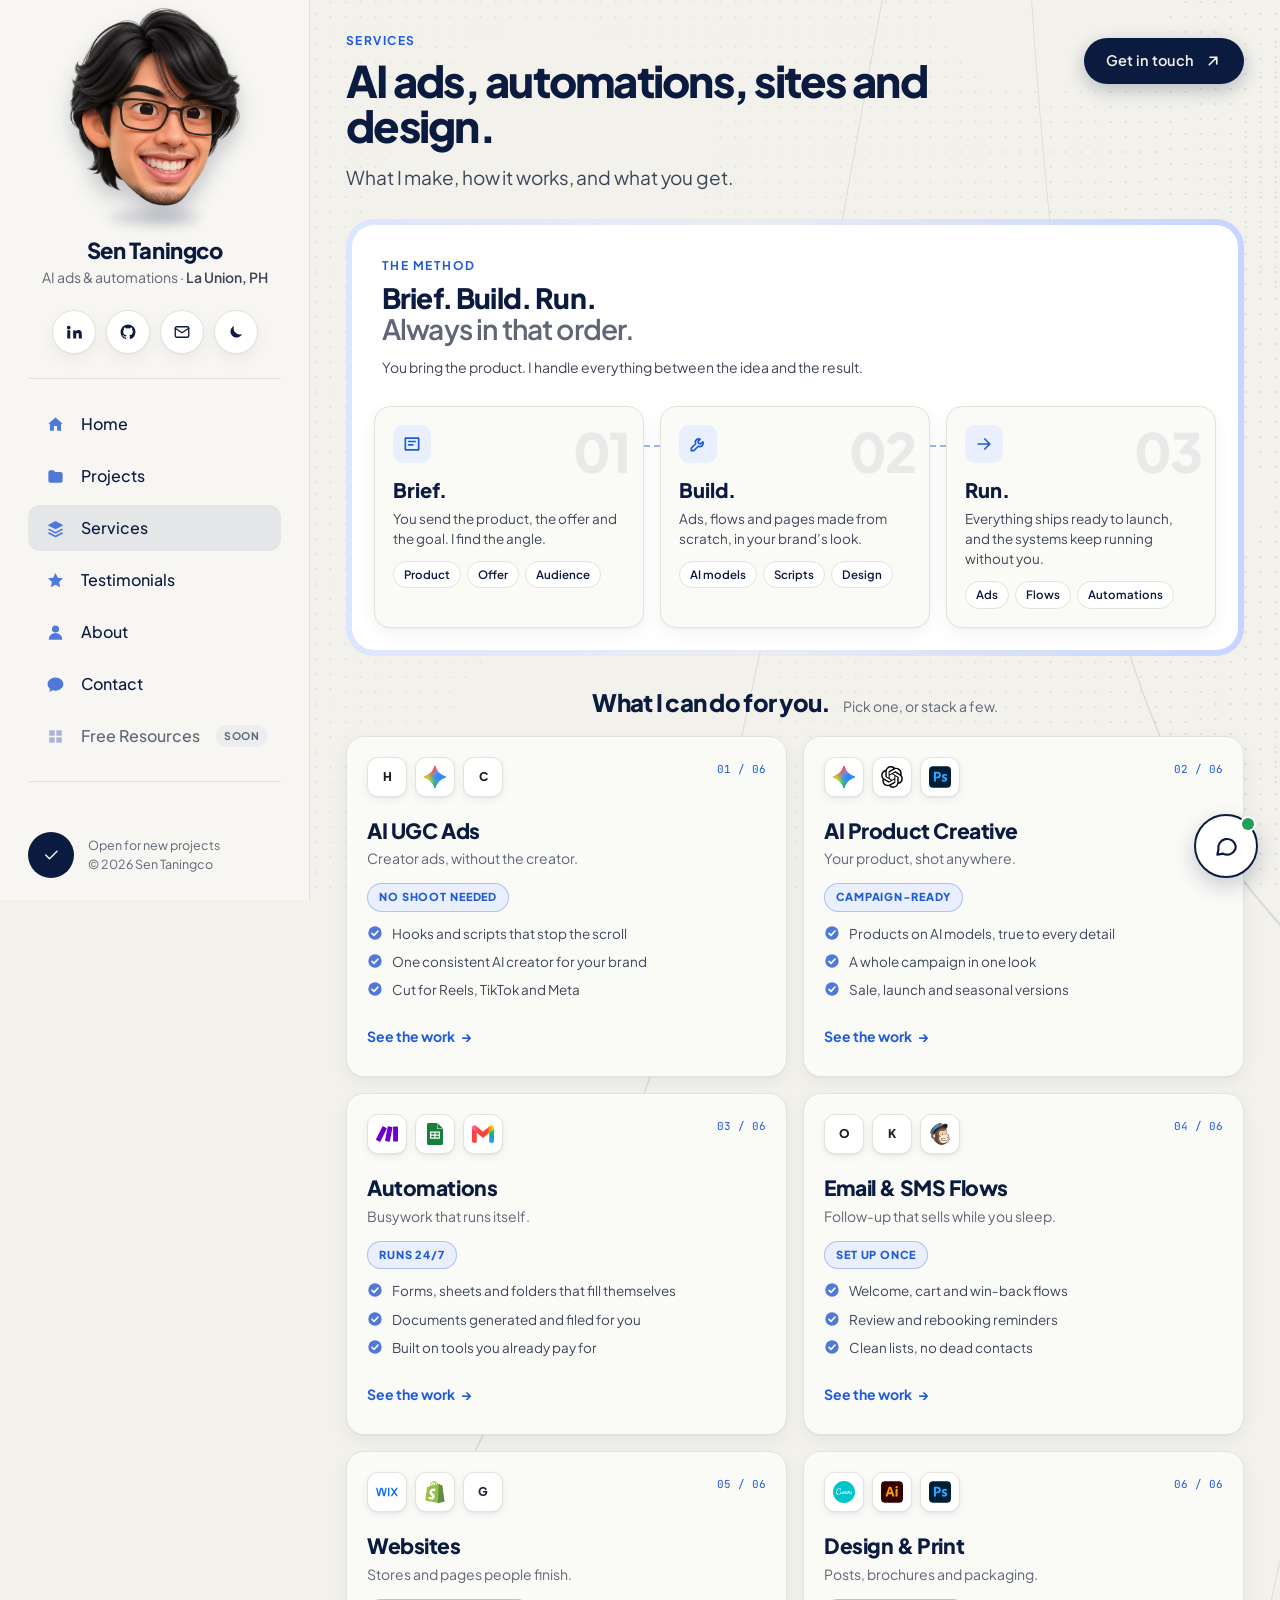
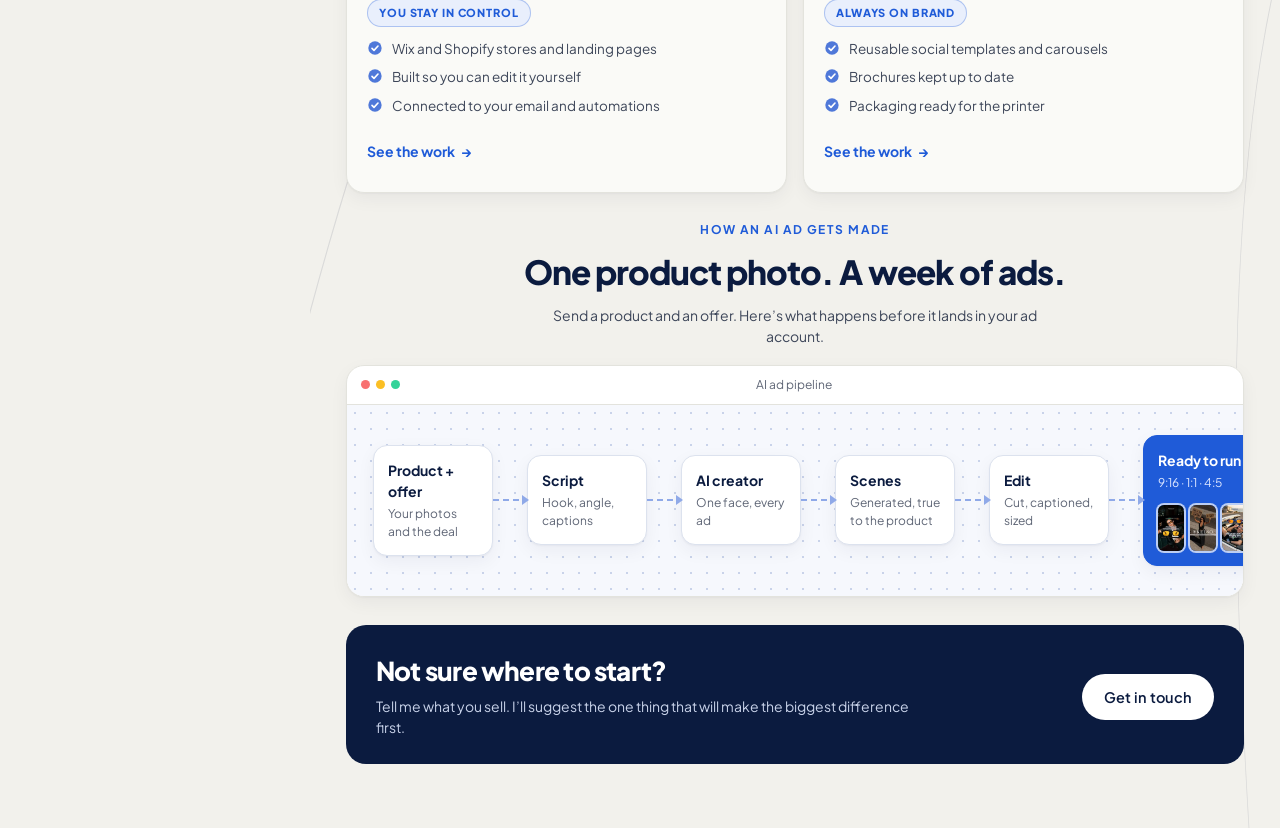
<file: services.html>
<!doctype html>
<html lang="en">
<head>
  <meta charset="utf-8">
  <meta name="viewport" content="width=device-width, initial-scale=1, maximum-scale=1, user-scalable=no, viewport-fit=cover">
  <title>Services — Sen Taningco · AI Ads, Automations, Websites &amp; Design</title>
  <meta name="description" content="What Sen Taningco offers: AI UGC ads, AI product creative, automations, email and SMS flows, websites, and design and print.">
  <meta property="og:title" content="Services — Sen Taningco · AI Ads, Automations, Websites &amp; Design">
  <meta property="og:description" content="What Sen Taningco offers: AI UGC ads, AI product creative, automations, email and SMS flows, websites, and design and print.">
  <meta property="og:type" content="website">
  <meta name="theme-color" content="#F2F1EC">
  <link rel="icon" type="image/png" href="assets/favicon.png">
  <link rel="apple-touch-icon" href="assets/apple-touch-icon.png">
  <link rel="preconnect" href="https://fonts.googleapis.com">
  <link rel="preconnect" href="https://fonts.gstatic.com" crossorigin>
  <link href="https://fonts.googleapis.com/css2?family=Plus+Jakarta+Sans:wght@400;500;600;700;800&family=JetBrains+Mono:wght@500&display=swap" rel="stylesheet">
  <script>
    // No pinch or double-tap zoom on phones (iOS Safari ignores user-scalable)
    ['gesturestart', 'gesturechange'].forEach(t => document.addEventListener(t, e => e.preventDefault(), { passive: false }));
    document.addEventListener('touchmove', e => { if (e.touches.length > 1) e.preventDefault(); }, { passive: false });
  </script>
  <link rel="stylesheet" href="assets/css/site.css?v=5d98aa10">
  <style>
    .ptools { display: flex; flex-wrap: wrap; gap: 8px; margin-bottom: 4px; }
    .ttile { position: relative; width: 40px; height: 40px; flex: none; border-radius: 11px; display: grid; place-items: center; background: var(--white); border: 1px solid var(--line); box-shadow: 0 1px 2px rgba(11,27,63,.06), 0 3px 8px rgba(11,27,63,.06); }
    .ttile svg, .ttile img { width: 22px; height: 22px; color: var(--c); border-radius: 4px; }
    .ttile.noimg::after { content: attr(data-i); font-size: 12px; font-weight: 800; color: var(--c); }
    :root[data-theme="dark"] .ttile { background: #fff; border-color: transparent; }
    .ttile:hover::before { content: attr(title); position: absolute; bottom: calc(100% + 6px); left: 50%; transform: translateX(-50%); white-space: nowrap; font-size: 11.5px; font-weight: 600; color: #fff; background: #0B1B3F; padding: 4px 8px; border-radius: 6px; z-index: 3; }
    .pd-body .ptools { margin: 0 0 2px; }
    .smain { display: flex; flex-direction: column; gap: 28px; overflow-y: auto; padding-bottom: 64px; }
    .eyebrow, .top p.eyebrow { margin: 0 0 8px; font-size: 12px; font-weight: 700; letter-spacing: .12em; color: var(--accent); }
    .eyebrow.center { text-align: center; }
    .smain .top h1 { font-size: clamp(32px, 3.4vw, 54px); }
    .smain h2 { margin: 0; letter-spacing: -0.03em; }
    .method { display: grid; grid-template-columns: minmax(0, 1.05fr) minmax(0, 3fr); gap: 18px; background: var(--white); border-radius: 22px; padding: 22px; }
    .method-intro { padding: 10px 8px; }
    .method-intro h2 { font-size: 28px; font-weight: 800; line-height: 1.1; }
    .method-intro h2 span { display: block; color: var(--muted); font-weight: 600; }
    .method-intro p:last-child { margin: 12px 0 0; color: var(--body); font-size: 14px; }
    .steps { display: grid; grid-template-columns: repeat(3, minmax(0, 1fr)); gap: 16px; }
    .step { position: relative; background: var(--card); border: 1px solid var(--line); border-radius: 16px; padding: 18px; box-shadow: var(--shadow); }
    .step + .step::before { content: ""; position: absolute; left: -17px; top: 38px; width: 16px; border-top: 2px dashed #9CB3EA; }
    .step-n { position: absolute; right: 14px; top: 4px; font-size: 54px; font-weight: 800; letter-spacing: -0.04em; color: var(--ink); opacity: .07; }
    .step-ico { width: 38px; height: 38px; border-radius: 10px; display: grid; place-items: center; background: var(--accent-soft); color: var(--accent); }
    .step-ico svg { width: 20px; height: 20px; }
    .step h3 { margin: 12px 0 4px; font-size: 20px; font-weight: 800; }
    .step p { margin: 0; font-size: 13.5px; color: var(--body); }
    .step-chips { display: flex; flex-wrap: wrap; gap: 6px; margin-top: 12px; }
    .step-chips span { font-size: 11.5px; font-weight: 600; padding: 4px 10px; border-radius: 999px; background: var(--white); border: 1px solid var(--line); }
    .sec-head { display: flex; flex-wrap: wrap; align-items: baseline; justify-content: center; gap: 4px 12px; margin-bottom: 16px; }
    .sec-head h2 { font-size: 24px; font-weight: 800; }
    .sec-head span { color: var(--muted); }
    .svc-grid { display: grid; grid-template-columns: repeat(3, minmax(0, 1fr)); gap: 16px; }
    .svc-card { display: flex; flex-direction: column; background: var(--card); border: 1px solid var(--line); border-radius: 18px; padding: 20px; box-shadow: var(--shadow); transition: transform .15s ease, border-color .15s ease; }
    .svc-card:hover { transform: translateY(-2px); border-color: #BFC6D6; }
    .svc-top { display: flex; align-items: flex-start; justify-content: space-between; gap: 10px; }
    .svc-num { font-family: var(--mono); font-size: 11px; color: var(--accent); white-space: nowrap; padding-top: 4px; }
    .svc-card h3 { margin: 14px 0 2px; font-size: 21px; font-weight: 800; letter-spacing: -0.02em; }
    .svc-sub { margin: 0; color: var(--muted); font-size: 14px; }
    .svc-badge { align-self: flex-start; margin: 14px 0 12px; font-size: 11px; font-weight: 800; letter-spacing: .08em; text-transform: uppercase; color: var(--accent); background: var(--accent-soft); border: 1px solid color-mix(in srgb, var(--accent) 30%, transparent); padding: 5px 11px; border-radius: 999px; }
    .svc-list { list-style: none; margin: 0 0 16px; padding: 0; display: flex; flex-direction: column; gap: 8px; }
    .svc-list li { display: flex; gap: 9px; font-size: 13.5px; color: var(--body); }
    .svc-list svg { width: 16px; height: 16px; flex: none; margin-top: 1px; color: #4F78D9; }
    .svc-link { margin-top: auto; font-weight: 700; text-decoration: none; min-height: 40px; display: inline-flex; align-items: center; gap: 6px; }
    .live { text-align: center; }
    .live h2 { font-size: clamp(26px, 2.6vw, 36px); font-weight: 800; }
    .live-sub { margin: 8px auto 18px; max-width: 520px; color: var(--body); }
    .flow-frame { background: var(--white); border: 1px solid var(--line); border-radius: 18px; box-shadow: var(--shadow); overflow: hidden; text-align: left; }
    .flow-bar { display: flex; align-items: center; gap: 6px; padding: 10px 14px; border-bottom: 1px solid var(--line); font-size: 12px; color: var(--muted); }
    .flow-bar i { width: 9px; height: 9px; border-radius: 50%; background: #F87171; }
    .flow-bar i:nth-child(2) { background: #FBBF24; }
    .flow-bar i:nth-child(3) { background: #34D399; }
    .flow-bar span { margin: 0 auto; transform: translateX(-24px); }
    .flow { display: flex; align-items: center; padding: 30px 26px; background: radial-gradient(#C9D3EA 1px, transparent 1px) 0 0 / 16px 16px, #F6F8FD; overflow-x: auto; }
    :root[data-theme="dark"] .flow { background: radial-gradient(#2A3555 1px, transparent 1px) 0 0 / 16px 16px, #151B28; }
    .flow-node { flex: 1 1 0; min-width: 120px; background: #fff; border: 1px solid #DCE2EE; border-radius: 14px; padding: 14px; box-shadow: var(--shadow); color: #0B1B3F; }
    .flow-node strong { display: block; font-size: 14px; }
    .flow-node span { display: block; margin-top: 3px; font-size: 12px; color: #5F6676; }
    .flow-node.out { flex: 1.5 1 0; background: var(--accent); border-color: var(--accent); color: #fff; }
    .flow-node.out span { color: #DCE6FF; }
    .out-ads { display: flex; gap: 6px; margin-top: 10px; }
    .out-ad { flex: 1; aspect-ratio: 9 / 16; border-radius: 6px; background-size: cover; background-position: center; box-shadow: 0 0 0 2px rgba(255,255,255,.7); }
    .flow-link { flex: 0 0 34px; height: 2px; position: relative; background: repeating-linear-gradient(90deg, #8FA9E8 0 6px, transparent 6px 10px); background-size: 20px 2px; animation: dash 1s linear infinite; }
    .flow-link::after { content: ""; position: absolute; right: -2px; top: -4px; border-left: 7px solid #8FA9E8; border-top: 5px solid transparent; border-bottom: 5px solid transparent; }
    @keyframes dash { to { background-position: 20px 0; } }
    .cta-band { display: flex; flex-wrap: wrap; align-items: center; justify-content: space-between; gap: 18px; background: #0B1B3F; color: #fff; border-radius: 20px; padding: 26px 30px; }
    .cta-band h2 { font-size: 26px; font-weight: 800; color: #fff; }
    .cta-band p { margin: 6px 0 0; color: #C9D3EA; max-width: 560px; }
    .btn.light { background: #fff; color: #0B1B3F; box-shadow: none; }
    .btn.light:hover { background: var(--accent); color: #fff; }
    @media (max-width: 1280px) {
      .smain { overflow: visible; }
      .method { grid-template-columns: minmax(0, 1fr); }
      .svc-grid { grid-template-columns: repeat(2, minmax(0, 1fr)); }
    }
    @media (max-width: 860px) {
      .steps, .svc-grid { grid-template-columns: minmax(0, 1fr); }
      .step + .step::before { left: 38px; top: -17px; width: 0; height: 16px; border-top: 0; border-left: 2px dashed #9CB3EA; }
      .flow { flex-direction: column; align-items: stretch; padding: 18px; }
      .flow-node { min-width: 0; }
      .flow-link { flex: 0 0 22px; width: 2px; height: auto; align-self: center; background: repeating-linear-gradient(180deg, #8FA9E8 0 6px, transparent 6px 10px); animation: none; }
      .flow-link::after { right: -4px; top: auto; bottom: -2px; border-left: 5px solid transparent; border-right: 5px solid transparent; border-top: 7px solid #8FA9E8; border-bottom: 0; }
      .out-ads { max-width: 240px; }
    }
    @media (prefers-reduced-motion: reduce) {
      .flow-link { animation: none; }
      .svc-card { transition: none; }
    }
  </style>
</head>
<body>
<canvas id="field" aria-hidden="true"></canvas>
<script>
  (function () {
    const cv = document.getElementById('field'); if (!cv) return;
    const ctx = cv.getContext('2d');
    const CH = ' .·:-=+*#%@';
    const CELL = 15, R = 240;                       // grid size and cursor reach (px)
    const reduce = matchMedia('(prefers-reduced-motion: reduce)').matches;
    let W = 0, H = 0, dpr = 1, cols = 0, rows = 0;
    let mx = -9999, my = -9999, tx = -9999, ty = -9999, energy = 0, target = 0, raf = 0, t = 0;
    const dark = () => document.documentElement.getAttribute('data-theme') === 'dark';
    function size() {
      dpr = Math.min(devicePixelRatio || 1, 2); W = innerWidth; H = innerHeight;
      cv.width = W * dpr; cv.height = H * dpr; ctx.setTransform(dpr, 0, 0, dpr, 0, 0);
      cols = Math.ceil(W / CELL) + 1; rows = Math.ceil(H / CELL) + 1; draw();
    }
    function draw() {
      ctx.clearRect(0, 0, W, H);
      ctx.font = '600 12px "JetBrains Mono", ui-monospace, monospace'; ctx.textAlign = 'center'; ctx.textBaseline = 'middle';
      const base = dark() ? '238,242,250' : '11,27,63', hot = dark() ? '110,149,255' : '31,91,216';
      for (let y = 0; y < rows; y++) for (let x = 0; x < cols; x++) {
        const px = x * CELL, py = y * CELL;
        // faint resting pattern: a slow diagonal wave, strongest toward the edges
        const wave = (Math.sin(x * .11 + y * .07 + t) * Math.cos(y * .09 - x * .04) + 1) / 2;
        const edge = Math.min(1, Math.abs(px - W / 2) / (W / 2)) ** 2;
        let lvl = wave * (.35 + edge) * 3.4, alpha = .05 + edge * .06, col = base;
        const dx = px - mx, dy = py - my, d = Math.hypot(dx, dy);
        if (energy > 0 && d < R) {
          const k = (1 - d / R) ** 1.6 * energy;
          lvl += k * 9; alpha += k * .6; col = hot;
        }
        const i = Math.min(CH.length - 1, Math.round(lvl));
        if (i <= 0) continue;
        // characters near the cursor are nudged away from it, like a ripple
        let ox = 0, oy = 0;
        if (energy > 0 && d < R && d > 0) { const push = (1 - d / R) * 9 * energy; ox = dx / d * push; oy = dy / d * push; }
        ctx.fillStyle = `rgba(${col},${Math.min(alpha, .7).toFixed(3)})`;
        ctx.fillText(CH[i], px + ox, py + oy);
      }
    }
    function loop() {
      mx += (tx - mx) * .18; my += (ty - my) * .18;
      energy += (target - energy) * .08; if (!reduce) t += .004;
      draw();
      if (Math.abs(target - energy) > .005 || Math.abs(tx - mx) > .5 || Math.abs(ty - my) > .5) raf = requestAnimationFrame(loop);
      else raf = 0;
    }
    function kick() { if (!raf) raf = requestAnimationFrame(loop); }
    addEventListener('pointermove', e => {
      if (e.pointerType !== 'mouse') return;
      if (mx < -999) { mx = e.clientX; my = e.clientY; }
      tx = e.clientX; ty = e.clientY; target = 1; kick();
    }, { passive: true });
    document.addEventListener('pointerleave', () => { target = 0; kick(); });
    addEventListener('blur', () => { target = 0; kick(); });
    // touch: a soft pulse where you tap, then it fades
    addEventListener('pointerdown', e => {
      if (e.pointerType === 'mouse' || reduce) return;
      mx = tx = e.clientX; my = ty = e.clientY; energy = 1; target = 0; kick();
    }, { passive: true });
    new MutationObserver(draw).observe(document.documentElement, { attributes: true, attributeFilter: ['data-theme'] });
    addEventListener('resize', size);
    size();
  })();
</script>

<svg width="0" height="0" style="position:absolute" aria-hidden="true"><symbol id="tg-google-gemini-icon" viewBox="0 0 256 256"><defs><filter id="SVGqoIxVV2h" width="39.274" height="43.217" x="-19.824" y="13.152" color-interpolation-filters="sRGB" filterUnits="userSpaceOnUse"><feFlood flood-opacity="0" result="BackgroundImageFix"/><feBlend in="SourceGraphic" in2="BackgroundImageFix" result="shape"/><feGaussianBlur result="effect1_foregroundBlur_10859_4895" stdDeviation="2.46"/></filter><filter id="SVGOahAkcjC" width="84.868" height="85.688" x="-15.001" y="-40.257" color-interpolation-filters="sRGB" filterUnits="userSpaceOnUse"><feFlood flood-opacity="0" result="BackgroundImageFix"/><feBlend in="SourceGraphic" in2="BackgroundImageFix" result="shape"/><feGaussianBlur result="effect1_foregroundBlur_10859_4895" stdDeviation="11.891"/></filter><filter id="SVGyT4fLePl" width="79.454" height="90.917" x="-20.776" y="11.927" color-interpolation-filters="sRGB" filterUnits="userSpaceOnUse"><feFlood flood-opacity="0" result="BackgroundImageFix"/><feBlend in="SourceGraphic" in2="BackgroundImageFix" result="shape"/><feGaussianBlur result="effect1_foregroundBlur_10859_4895" stdDeviation="10.109"/></filter><filter id="SVGonSETbRF" width="79.731" height="81.505" x="-19.845" y="15.459" color-interpolation-filters="sRGB" filterUnits="userSpaceOnUse"><feFlood flood-opacity="0" result="BackgroundImageFix"/><feBlend in="SourceGraphic" in2="BackgroundImageFix" result="shape"/><feGaussianBlur result="effect1_foregroundBlur_10859_4895" stdDeviation="10.109"/></filter><filter id="SVGSN7ofz6B" width="75.117" height="73.758" x="29.832" y="-11.552" color-interpolation-filters="sRGB" filterUnits="userSpaceOnUse"><feFlood flood-opacity="0" result="BackgroundImageFix"/><feBlend in="SourceGraphic" in2="BackgroundImageFix" result="shape"/><feGaussianBlur result="effect1_foregroundBlur_10859_4895" stdDeviation="9.606"/></filter><filter id="SVGHvbpPvOn" width="78.135" height="78.758" x="-38.583" y="-16.253" color-interpolation-filters="sRGB" filterUnits="userSpaceOnUse"><feFlood flood-opacity="0" result="BackgroundImageFix"/><feBlend in="SourceGraphic" in2="BackgroundImageFix" result="shape"/><feGaussianBlur result="effect1_foregroundBlur_10859_4895" stdDeviation="8.706"/></filter><filter id="SVG7JmfweRd" width="78.877" height="77.539" x="8.107" y="-5.966" color-interpolation-filters="sRGB" filterUnits="userSpaceOnUse"><feFlood flood-opacity="0" result="BackgroundImageFix"/><feBlend in="SourceGraphic" in2="BackgroundImageFix" result="shape"/><feGaussianBlur result="effect1_foregroundBlur_10859_4895" stdDeviation="7.775"/></filter><filter id="SVGgGkiybCN" width="56.272" height="51.81" x="13.587" y="-18.488" color-interpolation-filters="sRGB" filterUnits="userSpaceOnUse"><feFlood flood-opacity="0" result="BackgroundImageFix"/><feBlend in="SourceGraphic" in2="BackgroundImageFix" result="shape"/><feGaussianBlur result="effect1_foregroundBlur_10859_4895" stdDeviation="6.957"/></filter><filter id="SVGxEY6lcrm" width="70.856" height="69.306" x="-15.526" y="-31.297" color-interpolation-filters="sRGB" filterUnits="userSpaceOnUse"><feFlood flood-opacity="0" result="BackgroundImageFix"/><feBlend in="SourceGraphic" in2="BackgroundImageFix" result="shape"/><feGaussianBlur result="effect1_foregroundBlur_10859_4895" stdDeviation="5.876"/></filter><filter id="SVGMZLCp0yD" width="55.502" height="51.571" x="-14.168" y="20.964" color-interpolation-filters="sRGB" filterUnits="userSpaceOnUse"><feFlood flood-opacity="0" result="BackgroundImageFix"/><feBlend in="SourceGraphic" in2="BackgroundImageFix" result="shape"/><feGaussianBlur result="effect1_foregroundBlur_10859_4895" stdDeviation="7.273"/></filter><linearGradient id="SVG1oAMmOOu" x1="18.447" x2="52.153" y1="43.42" y2="15.004" gradientUnits="userSpaceOnUse"><stop stop-color="#4893fc"/><stop offset=".27" stop-color="#4893fc"/><stop offset=".777" stop-color="#969dff"/><stop offset="1" stop-color="#bd99fe"/></linearGradient></defs><path fill="#fff" d="M228.265 114.441c-19.721-8.49-36.974-20.134-51.776-34.927c-14.792-14.789-26.436-32.056-34.93-51.779a154 154 0 0 1-7.884-23.295A5.86 5.86 0 0 0 127.999 0a5.86 5.86 0 0 0-5.674 4.44a154 154 0 0 1-7.882 23.295c-8.494 19.723-20.141 36.99-34.929 51.779c-14.794 14.793-32.058 26.437-51.779 34.927a154 154 0 0 1-23.297 7.889A5.855 5.855 0 0 0 0 127.999a5.86 5.86 0 0 0 4.438 5.678a154 154 0 0 1 23.297 7.886c19.721 8.49 36.978 20.139 51.779 34.93c14.795 14.789 26.435 32.055 34.929 51.774a154 154 0 0 1 7.882 23.297a5.854 5.854 0 0 0 5.674 4.436a5.85 5.85 0 0 0 5.676-4.436a154 154 0 0 1 7.884-23.297q12.742-29.58 34.93-51.774c14.793-14.791 32.055-26.44 51.776-34.93a154 154 0 0 1 23.297-7.886a5.86 5.86 0 0 0 4.438-5.678a5.855 5.855 0 0 0-4.438-5.669a154.4 154.4 0 0 1-23.297-7.889"/><g filter="url(#SVGqoIxVV2h)" mask="url(#SVGWpw6Gcvj)" transform="translate(-.101 -.049)scale(3.9436)"><ellipse cx="14.407" cy="16.95" fill="#ffe432" rx="14.407" ry="16.95" transform="rotate(19.552 -44.576 -16.496)"/></g><g filter="url(#SVGOahAkcjC)" mask="url(#SVGWpw6Gcvj)" transform="translate(-.101 -.049)scale(3.9436)"><ellipse cx="27.433" cy="2.587" fill="#fc413d" rx="18.652" ry="19.062"/></g><g filter="url(#SVGyT4fLePl)" mask="url(#SVGWpw6Gcvj)" transform="translate(-.101 -.049)scale(3.9436)"><ellipse cx="18.951" cy="57.386" fill="#00b95c" rx="19.493" ry="25.253" transform="rotate(-2.799 18.951 57.386)"/></g><g filter="url(#SVGyT4fLePl)" mask="url(#SVGWpw6Gcvj)" transform="translate(-.101 -.049)scale(3.9436)"><ellipse cx="18.951" cy="57.386" fill="#00b95c" rx="19.493" ry="25.253" transform="rotate(-2.799 18.951 57.386)"/></g><g filter="url(#SVGonSETbRF)" mask="url(#SVGWpw6Gcvj)" transform="translate(-.101 -.049)scale(3.9436)"><ellipse cx="20.02" cy="56.211" fill="#00b95c" rx="19.107" ry="21.035" transform="rotate(-31.318 20.02 56.211)"/></g><g filter="url(#SVGSN7ofz6B)" mask="url(#SVGWpw6Gcvj)" transform="translate(-.101 -.049)scale(3.9436)"><ellipse cx="67.391" cy="25.327" fill="#3186ff" rx="18.346" ry="17.667"/></g><g filter="url(#SVGHvbpPvOn)" mask="url(#SVGWpw6Gcvj)" transform="translate(-.101 -.049)scale(3.9436)"><ellipse cx="21.222" cy="22.384" fill="#fbbc04" rx="21.222" ry="22.384" transform="rotate(37.252 9.752 -8.009)"/></g><g filter="url(#SVG7JmfweRd)" mask="url(#SVGWpw6Gcvj)" transform="translate(-.101 -.049)scale(3.9436)"><ellipse cx="24.469" cy="22.604" fill="#3186ff" rx="24.469" ry="22.604" transform="rotate(34.51 19.587 64.852)"/></g><g filter="url(#SVGgGkiybCN)" mask="url(#SVGWpw6Gcvj)" transform="translate(-.101 -.049)scale(3.9436)"><path fill="#749bff" d="M54.984-2.336c2.833 3.852-.808 11.34-8.131 16.727s-15.557 6.631-18.39 2.78c-2.833-3.853.807-11.342 8.13-16.728s15.558-6.631 18.39-2.78"/></g><g filter="url(#SVGxEY6lcrm)" mask="url(#SVGWpw6Gcvj)" transform="translate(-.101 -.049)scale(3.9436)"><ellipse cx="19.902" cy="3.356" fill="#fc413d" rx="27.971" ry="17.388" transform="rotate(-42.848 19.902 3.356)"/></g><g filter="url(#SVGMZLCp0yD)" mask="url(#SVGWpw6Gcvj)" transform="translate(-.101 -.049)scale(3.9436)"><ellipse cx="13.583" cy="46.75" fill="#ffee48" rx="14.989" ry="8.717" transform="rotate(35.592 13.583 46.75)"/></g><mask id="SVGWpw6Gcvj" width="65" height="65" x="0" y="0" maskUnits="userSpaceOnUse" style="mask-type:alpha"><path d="M32.447 0c.68 0 1.273.465 1.439 1.125a39 39 0 0 0 1.999 5.905q3.23 7.5 8.854 13.125q5.627 5.626 13.125 8.855a39 39 0 0 0 5.906 1.999c.66.166 1.124.758 1.124 1.438s-.464 1.273-1.125 1.439a39 39 0 0 0-5.905 1.999q-7.5 3.23-13.125 8.854q-5.625 5.627-8.854 13.125a39 39 0 0 0-2 5.906a1.485 1.485 0 0 1-1.438 1.124c-.68 0-1.272-.464-1.438-1.125a39 39 0 0 0-2-5.905q-3.227-7.5-8.854-13.125q-5.625-5.625-13.125-8.854a39 39 0 0 0-5.905-2A1.485 1.485 0 0 1 0 32.448c0-.68.465-1.272 1.125-1.438a39 39 0 0 0 5.905-2q7.5-3.228 13.125-8.854q5.626-5.624 8.855-13.125a39 39 0 0 0 1.999-5.905A1.485 1.485 0 0 1 32.447 0"/><path fill="url(#SVG1oAMmOOu)" d="M32.447 0c.68 0 1.273.465 1.439 1.125a39 39 0 0 0 1.999 5.905q3.23 7.5 8.854 13.125q5.627 5.626 13.125 8.855a39 39 0 0 0 5.906 1.999c.66.166 1.124.758 1.124 1.438s-.464 1.273-1.125 1.439a39 39 0 0 0-5.905 1.999q-7.5 3.23-13.125 8.854q-5.625 5.627-8.854 13.125a39 39 0 0 0-2 5.906a1.485 1.485 0 0 1-1.438 1.124c-.68 0-1.272-.464-1.438-1.125a39 39 0 0 0-2-5.905q-3.227-7.5-8.854-13.125q-5.625-5.625-13.125-8.854a39 39 0 0 0-5.905-2A1.485 1.485 0 0 1 0 32.448c0-.68.465-1.272 1.125-1.438a39 39 0 0 0 5.905-2q7.5-3.228 13.125-8.854q5.626-5.624 8.855-13.125a39 39 0 0 0 1.999-5.905A1.485 1.485 0 0 1 32.447 0"/></mask></symbol><symbol id="tg-openai-icon" viewBox="0 0 256 260"><path d="M239.184 106.203a64.72 64.72 0 0 0-5.576-53.103C219.452 28.459 191 15.784 163.213 21.74A65.586 65.586 0 0 0 52.096 45.22a64.72 64.72 0 0 0-43.23 31.36c-14.31 24.602-11.061 55.634 8.033 76.74a64.67 64.67 0 0 0 5.525 53.102c14.174 24.65 42.644 37.324 70.446 31.36a64.72 64.72 0 0 0 48.754 21.744c28.481.025 53.714-18.361 62.414-45.481a64.77 64.77 0 0 0 43.229-31.36c14.137-24.558 10.875-55.423-8.083-76.483m-97.56 136.338a48.4 48.4 0 0 1-31.105-11.255l1.535-.87l51.67-29.825a8.6 8.6 0 0 0 4.247-7.367v-72.85l21.845 12.636c.218.111.37.32.409.563v60.367c-.056 26.818-21.783 48.545-48.601 48.601M37.158 197.93a48.35 48.35 0 0 1-5.781-32.589l1.534.921l51.722 29.826a8.34 8.34 0 0 0 8.441 0l63.181-36.425v25.221a.87.87 0 0 1-.358.665l-52.335 30.184c-23.257 13.398-52.97 5.431-66.404-17.803M23.549 85.38a48.5 48.5 0 0 1 25.58-21.333v61.39a8.29 8.29 0 0 0 4.195 7.316l62.874 36.272l-21.845 12.636a.82.82 0 0 1-.767 0L41.353 151.53c-23.211-13.454-31.171-43.144-17.804-66.405zm179.466 41.695l-63.08-36.63L161.73 77.86a.82.82 0 0 1 .768 0l52.233 30.184a48.6 48.6 0 0 1-7.316 87.635v-61.391a8.54 8.54 0 0 0-4.4-7.213m21.742-32.69l-1.535-.922l-51.619-30.081a8.39 8.39 0 0 0-8.492 0L99.98 99.808V74.587a.72.72 0 0 1 .307-.665l52.233-30.133a48.652 48.652 0 0 1 72.236 50.391zM88.061 139.097l-21.845-12.585a.87.87 0 0 1-.41-.614V65.685a48.652 48.652 0 0 1 79.757-37.346l-1.535.87l-51.67 29.825a8.6 8.6 0 0 0-4.246 7.367zm11.868-25.58L128.067 97.3l28.188 16.218v32.434l-28.086 16.218l-28.188-16.218z"/></symbol><symbol id="tg-adobe-photoshop" viewBox="0 0 256 250"><rect width="256" height="249.6" fill="#001e36" rx="42.5"/><path fill="#31a8ff" d="M57.644 175.035V65.297q0-1.201 1.031-1.202l1.087-.003l1.858-.02l2.582-.051l8.65-.183l9.275-.172q4.893-.085 9.702-.086q13.05 0 21.982 3.263a38.1 38.1 0 0 1 14.34 8.758a33.6 33.6 0 0 1 7.814 12.108a40.2 40.2 0 0 1 2.405 13.824q0 13.741-6.355 22.669a35.9 35.9 0 0 1-16.6 12.756l-.573.21c-6.973 2.601-14.695 3.541-23.164 3.6l-1.316.004l-1.953-.01l-.985-.014l-1.098-.026l-.662-.026l-.402-.021l-.989-.036l-1.209-.025l-1.82-.013l-.405-.001v34.263a1.366 1.366 0 0 1-1.546 1.546H58.847q-1.204.001-1.203-1.374M80.84 84.703v35.792q2.23.173 4.12.172h5.668a40.3 40.3 0 0 0 11.533-1.727l.746-.233a18.5 18.5 0 0 0 8.759-5.668q3.228-3.807 3.344-10.492l.005-.499c.09-3.322-.774-6.6-2.491-9.445a16 16 0 0 0-7.47-6.097a31.8 31.8 0 0 0-12.537-2.146l-2.178.006l-1.374.012l-1.311.017l-1.85.036l-1.35.038l-.701.026l-.937.044l-.798.049l-.455.036l-.393.038l-.173.02zm123.93 29.284a40.2 40.2 0 0 0-9.458-3.442l-.76-.164a54.3 54.3 0 0 0-11.009-1.363l-.926-.011a22.2 22.2 0 0 0-6.44.773a5.8 5.8 0 0 0-3.35 2.146a5.4 5.4 0 0 0-.858 2.92a4.56 4.56 0 0 0 1.03 2.747a11.7 11.7 0 0 0 3.235 2.637l.372.197a72 72 0 0 0 7.556 3.52a75 75 0 0 1 16.4 7.814a24.94 24.94 0 0 1 8.416 8.845a23.6 23.6 0 0 1 2.49 10.99a24.7 24.7 0 0 1-4.122 14.169a27.1 27.1 0 0 1-11.936 9.53q-7.556 3.32-18.557 3.432l-.762.004a70 70 0 0 1-13.556-1.188l-.956-.186a46.3 46.3 0 0 1-10.905-3.435a2.22 2.22 0 0 1-1.202-1.89v-18.718a1.01 1.01 0 0 1 .43-.945a.83.83 0 0 1 .944.086a45.9 45.9 0 0 0 13.223 5.238a54.5 54.5 0 0 0 12.537 1.632q6.009 0 8.844-1.546a4.86 4.86 0 0 0 2.834-4.465q0-2.23-2.576-4.293q-1.08-.864-3.097-1.88l-.643-.316l-.686-.323l-.36-.164l-.754-.334l-.393-.17l-.82-.344l-.427-.175l-.886-.355l-.46-.18l-.953-.367l-.997-.373a63 63 0 0 1-15.199-7.728a26.2 26.2 0 0 1-8.071-9.016a23.7 23.7 0 0 1-2.49-10.905a24.6 24.6 0 0 1 3.606-12.88c2.7-4.27 6.576-7.67 11.163-9.788q7.555-3.776 18.89-3.779a83.6 83.6 0 0 1 13.224.945a34.7 34.7 0 0 1 9.206 2.49c.473.136.854.485 1.03.945c.117.419.174.852.172 1.288v17.345c.025.41-.172.803-.515 1.03a1.66 1.66 0 0 1-1.478 0"/></symbol><symbol id="tg-make" viewBox="0 0 24 24"><path fill="currentColor" d="M13.38 3.498c-.27 0-.511.19-.566.465L9.85 18.986a.58.58 0 0 0 .453.678l4.095.826a.58.58 0 0 0 .682-.455l2.963-15.021a.58.58 0 0 0-.453-.678l-4.096-.826a.6.6 0 0 0-.113-.012zm-5.876.098a.58.58 0 0 0-.516.318L.062 17.697a.575.575 0 0 0 .256.774l3.733 1.877a.58.58 0 0 0 .775-.258l6.926-13.781a.577.577 0 0 0-.256-.776L7.762 3.658a.6.6 0 0 0-.258-.062m11.74.115a.576.576 0 0 0-.576.576v15.426c0 .318.258.578.576.578h4.178a.58.58 0 0 0 .578-.578V4.287a.58.58 0 0 0-.578-.576Z"/></symbol><symbol id="tg-googlesheets" viewBox="0 0 24 24"><path fill="currentColor" d="M11.318 12.545H7.91v-1.909h3.41v1.91zM14.728 0v6h6zm1.363 10.636h-3.41v1.91h3.41zm0 3.273h-3.41v1.91h3.41zM20.727 6.5v15.864c0 .904-.732 1.636-1.636 1.636H4.909a1.636 1.636 0 0 1-1.636-1.636V1.636C3.273.732 4.005 0 4.909 0h9.318v6.5zm-3.273 2.773H6.545v7.909h10.91v-7.91zm-6.136 4.636H7.91v1.91h3.41v-1.91z"/></symbol><symbol id="tg-google-gmail" viewBox="0 0 256 204"><defs><linearGradient id="SVGHzDbHcwG" x1="165" x2="165" y1="44" y2="166" gradientUnits="userSpaceOnUse"><stop stop-color="#60d673"/><stop offset=".17" stop-color="#42c868"/><stop offset=".39" stop-color="#0ebc5f"/><stop offset=".62" stop-color="#00a9bb"/><stop offset=".86" stop-color="#3c90ff"/><stop offset="1" stop-color="#3186ff"/></linearGradient><linearGradient id="SVG41ATXboZ" x1="8" x2="184" y1="46.13" y2="46.13" gradientUnits="userSpaceOnUse"><stop offset=".08" stop-color="#ff63a0"/><stop offset=".3" stop-color="#fc413d"/><stop offset=".5" stop-color="#fc413d"/><stop offset=".65" stop-color="#fc413d"/><stop offset=".72" stop-color="#fc5c30"/><stop offset=".86" stop-color="#feb10c"/><stop offset=".91" stop-color="#fec700"/><stop offset=".96" stop-color="#ffdb0f"/></linearGradient></defs><path fill="url(#SVGHzDbHcwG)" d="M146 44h38v110c0 6.627-5.373 12-12 12h-20a6 6 0 0 1-6-6z" transform="translate(-11.636 -37.818)scale(1.45454)"/><path fill="#fc413d" d="M55.273 26.182H0v160c0 9.638 7.816 17.454 17.455 17.454h29.09a8.727 8.727 0 0 0 8.728-8.728z"/><path fill="url(#SVG41ATXboZ)" d="M39.226 30.456c-8.033-6.752-20.018-5.714-26.77 2.319c-6.752 8.032-5.714 20.017 2.319 26.77l76.078 63.949a8 8 0 0 0 10.295 0l76.078-63.95c8.032-6.752 9.07-18.737 2.318-26.77c-6.752-8.032-18.737-9.07-26.769-2.318L96 78.18z" transform="translate(-11.636 -37.818)scale(1.45454)"/></symbol><symbol id="tg-mailchimp-freddie" viewBox="0 0 256 291"><path fill="#59473d" d="M243.813 261.514q-.689.454-1.428.454q-1.096 0-1.897-.783q-.803-.786-.803-2.058q0-1.191.692-2.027q.69-.837 1.89-.837q.766 0 1.327.315q.916.513 1.138 1.79l-1.229-.019q-.11-.593-.47-.797q-.301-.191-.66-.19q-.543.001-.89.446q-.345.448-.345 1.347q-.001.894.382 1.298q.382.405.917.404q.49 0 .743-.267q.251-.268.323-.673h1.195q-.194 1.14-.885 1.597m-4.375-5.191q-1.152 1.176-1.151 2.79q0 1.675 1.171 2.841q1.165 1.173 2.81 1.172q1.642 0 2.803-1.177a3.9 3.9 0 0 0 1.163-2.836q0-1.606-1.157-2.79q-1.166-1.203-2.81-1.203q-1.657 0-2.83 1.203m6.201 6.247q-1.404 1.358-3.371 1.358q-2.033 0-3.423-1.391q-1.395-1.391-1.394-3.424q.001-2.111 1.503-3.508q1.412-1.309 3.314-1.308q1.994 0 3.404 1.413q1.412 1.41 1.413 3.403q0 2.052-1.446 3.457m10.296-51.701a16 16 0 0 0-.115-1.377a7 7 0 0 0-.16-.85a12.5 12.5 0 0 0-.483-1.888l-.005-.011a10.9 10.9 0 0 0-2.014-3.49a10.5 10.5 0 0 0-2.985-2.38l-.035-.02a11.6 11.6 0 0 0-3.228-1.108c-.295-.053-.569-.08-.843-.112c1.28-5.483-.322-9.67-1.357-11.627c.08-.078.164-.155.24-.229c1.367-1.32 2.528-2.582 3.506-3.85l.184-.254a12.2 12.2 0 0 0 1.636-3.344a13 13 0 0 0 .505-2.488l.01.001l.007-.045l.005-.107l.032-.232h-.019l.014-.26h.007l.003-.156q.01-.23.01-.482c.008-.31.006-.632-.01-.986c-.075-1.698-.382-3.906-1.497-6.296a14.4 14.4 0 0 0-2.352-3.55a14.7 14.7 0 0 0-3.755-2.982l.008.004c-.106-.06-.19-.117-.288-.174c-3.037-4.472-6.506-7.938-9.582-10.568a73 73 0 0 0-4.354-3.43c-1.257-.923-2.317-1.653-2.907-2.09l.006.003c-1.353-.992-2.359-1.589-2.84-1.86c-1.11-.674-1.933-1.212-2.431-1.588a5 5 0 0 1-.649-.559l-.037-.049c-.007-.01-.05-.094-.108-.393c-.062-.299-.129-.81-.158-1.548q-.077-1.739.116-5.105c.202-3.61.613-8.59 1.037-15.34c.14-2.147.16-4.17.082-6.076c-.127-3.056-.522-5.824-1.161-8.334l-.002-.014c-.14-.57-.304-1.13-.475-1.683l-.003-.005l-.003-.007c-.129-.412-.242-.723-.312-.921l.005.011a31 31 0 0 0-.41-1.1l-.005-.015c-.073-.18-.165-.411-.287-.699l-.003-.007l-.002-.004a23 23 0 0 0-.828-1.758l-.089-.168l-.166-.298l-.119-.2a28 28 0 0 0-1.947-2.796a47 47 0 0 0-1.929-6.458c-.879-2.297-2.057-4.846-3.732-7.36a27 27 0 0 0-1.966-2.564l.24-.25c.339-.354 8.385-8.78 14.686-19.715c11.742-20.382 7.833-32.843 2.489-39.707l-.152-.192l-.16-.18c-5.154-5.728-12.162-9.18-20.832-10.256c-17.955-2.233-38.259 6.577-43.583 9.083l-9.677-10.69l-.037-.04a18.4 18.4 0 0 0-2.824-2.519a20 20 0 0 0-3.276-1.91c-2.313-1.074-4.85-1.745-7.55-2.081c-5.417-.667-11.497-.02-18.111 1.676c-9.912 2.557-21.044 7.509-32.68 14.489c-11.63 6.982-23.75 16.001-35.517 26.734c-14.38 13.114-26.257 26.98-34.911 40.14c-4.324 6.581-7.845 12.987-10.461 19.063c-2.611 6.08-4.328 11.827-4.99 17.145c-.48 3.865-.403 7.517.373 10.884a21.3 21.3 0 0 0 1.449 4.228a18.7 18.7 0 0 0 3.123 4.733l.032.034l11.26 11.794l-.065.112c-.122.213-.236.429-.356.645c-.173.32-.348.639-.515.962q-.168.332-.327.665c-.161.33-.318.657-.47.992q-.155.334-.299.676q-.222.506-.427 1.024l-.268.681c-.131.348-.256.705-.381 1.057q-.119.345-.232.69c-.118.36-.226.724-.335 1.09c-.03.102-.064.2-.093.302q-.055.194-.106.389c-.105.374-.197.753-.29 1.132c-.054.226-.113.454-.166.684l-.105.5c-.049.233-.091.467-.138.704c-.04.212-.087.425-.123.639c-.084.476-.153.96-.22 1.44c-.018.143-.045.282-.062.425l-.005.04l-.011.13c-.038.313-.065.63-.099.95q-.07.744-.113 1.498q-.022.331-.036.668c-.007.173-.02.343-.026.517c-.01.35-.005.705-.007 1.062q-.002.316 0 .64c.002.127-.002.253 0 .38v.073q.012.343.021.683c.012.252.035.497.05.745c.011.185.016.37.027.552c.016.164.024.287.035.393c.02.233.043.47.068.701c.024.268.053.554.093.88l.003.028v-.005l.044.313q.056.398.118.792c.032.237.074.501.128.833l.066.34l.093.475l.003.012l.004.022l.043.202c.04.218.095.492.179.867l.06.252l.137.543l.059.242c.02.08.04.152.067.265l.058.223l.05.186l.044.169l.065.22l.061.229c.054.179.113.355.167.534c.065.208.147.485.268.856l-.02-.06l.023.07c.028.088.051.146.077.22c.108.309.194.545.237.667l.007.014v.002q.103.304.323.883l.002.006l.002.009l-.002-.01l.012.036l-.005-.017l.065.159c.093.237.168.42.23.561l.072.18l.012.03a40 40 0 0 0 .35.826l-.007-.015l.08.172c.075.165.143.32.206.446q.09.185.153.32l-.006-.014l.008.019l.007.015l-.007-.015c.095.197.209.45.369.766l.012.03l.01.016l.067.132c.068.13.133.256.192.365c.082.157.157.29.215.403l.012.026c.087.157.208.389.372.686l.011.02l.012.022l.068.114q.102.181.194.337c.106.178.204.337.28.47l.024.037l.005.011q.118.196.374.611l.016.026l.05.08q.127.2.241.376c.124.182.233.348.327.49l-.016-.024c.103.151.243.367.435.639l.015.023l.009.017l-.017-.029l.02.03l.015.022l-.005-.004l.007.01l.003.002q.136.192.274.383q.191.267.355.484l-.007-.01q.154.21.387.52l.034.044q.176.227.34.434q.214.267.404.5l.043.054c.086.105.187.23.323.389l.06.072l-.002.001l.02.025l.036.038c.203.238.386.443.569.647l.194.223l.002.003l.008.008l.015.015l-.005-.003q.135.152.34.373l.044.049v.003l.008.006l.027.027l-.007-.006c.22.238.436.457.653.678c.09.09.178.19.269.277l.01.01l.322.325l.033.03l.097.101c.261.256.534.502.804.751l.062.062l.018.014l.006.006l.01.01c.07.061.18.164.341.309l.017.018q.52.46 1.04.892l.02.017l.196.162l.133.109l-.004-.005l.2.159q.44.353.857.672l.078.062l.036.026l.227.17l.054.042l.042.029q.119.086.244.173q.367.265.737.521l.208.146l.024.017l.257.175l.011.005l.131.084c.25.169.518.335.782.505c.14.089.266.173.411.261l.225.137l.127.074l.083.05q.621.371 1.155.666l.034.017l.22.12l.016.012q.736.39 1.398.72l.076.036l.241.116l.002-.003c.239.116.47.216.707.322q.166.078.334.152c.134.06.274.132.408.189l.114.049l.033.013l.054.024c.23.097.454.18.68.272l.116.044c.254.102.509.21.762.305l.06.022l.188.068c.119.042.241.08.36.123l.113.037c.363.13.727.262 1.097.38l.087.027l.032.01l.012.007q.854.264 1.704.493l.022.006l.096.024l-.033-.007c.501.131.995.244 1.483.354h.006l.181.048l.19.04c.466.102.94.184 1.419.267l.135.037l.336.051c.288.047.576.084.864.123l.124.338l.005.016q1.18 3.223 2.555 6.403c13.506 37.374 50.84 66.347 93.442 71.644c42.605 5.297 88.082-23.02 106.61-61.285a90 90 0 0 0 2.192-4.291c1.837-1.892 3.264-3.854 4.212-5.934c1.134-2.444 1.516-5.017 1.41-7.122"/><path fill="#59473d" d="m218.468 101.184l.004.01l.002.004zM30.475 205.814l-.003-.002h-.002zM18.41 194.51l.002.005v-.003zm.006.012l.003.001l-.007-.008zm-5.65-11.969l-.004-.017l-.003-.004zm-.478-1.891l-.001-.006l-.002-.003zm7.22 15.348l.014.018l-.02-.024l-.011-.015z"/><path fill="#141c26" d="M219.494 24.087c-2.063-2.294-4.45-4.022-7.042-5.302a21 21 0 0 0-1.452-.496q-.36-.238-.735-.457c-2.293-.878-4.719-1.451-7.214-1.772c-12.378-1.593-26.47 2.913-34.529 6.113l-1.338.56a189 189 0 0 0-5.59 2.495q-.261.122-.521.246l-3.175-3.689l-.91-1.058l-.393-.46l-8.307-9.644l-.721-.838l-.893-1.035l-.159.035l-2.35.532l-2.713.614c-1.5-.696-3.282-1.193-5.345-1.45c-4.132-.52-9.378-.042-15.354 1.503c-5.977 1.534-12.678 4.114-19.785 7.654C86.753 24.71 70.928 35.613 55.7 49.505a235 235 0 0 0-14.824 14.76a205 205 0 0 0-12.1 14.415c-7.373 9.677-13.024 19.089-16.633 27.484c-2.41 5.594-3.901 10.734-4.446 15.133c-.402 3.198-.297 5.995.239 8.306c.173.747.403 1.427.662 2.076c.539 1.366 1.247 2.543 2.161 3.55l9.213 9.653l.988 1.033l.065-.07c.28-.325.569-.65.86-.967l.079-.084c.106-.115.216-.222.323-.331q.414-.436.841-.86c.177-.175.356-.343.537-.513c.175-.165.346-.337.524-.5c.08-.073.163-.14.245-.213q.282-.254.575-.505a37 37 0 0 1 1.309-1.086l.072-.056a49 49 0 0 1 1.45-1.09q.461-.328.936-.647q.283-.191.568-.378q.486-.314.983-.615c.193-.117.38-.233.571-.344c.346-.203.697-.395 1.046-.587c.187-.1.371-.205.558-.304l.21-.11l.032-.019c.297-.153.6-.294.902-.44c.17-.08.331-.165.504-.243c.252-.12.51-.23.767-.342q.332-.147.669-.29l.249-.11a40 40 0 0 1 1.721-.656c.183-.066.373-.122.557-.186q.298-.1.601-.197l.234-.08c.12-.037.24-.078.359-.113c.247-.073.497-.138.744-.21l.184-.05q.43-.124.863-.235c.27-.07.54-.128.814-.19q.505-.118 1.011-.224l.424-.086c.141-.026.288-.047.43-.073q.5-.09 1-.168q.443-.064.885-.124c.239-.03.473-.063.71-.09q.145-.014.29-.025c.109-.013.213-.029.322-.038l.178-.01a34 34 0 0 1 3.888.067l.215.014c1.428.117 2.971.343 4.592.687c.387.083.773.163 1.173.26q.123-.23.25-.46c.858-1.54 1.726-3.041 2.604-4.516c5.13-8.601 10.633-16.12 16.25-22.676a156 156 0 0 1 5.782-6.39c8.056-8.414 16.16-14.966 23.57-20.025a145 145 0 0 1 4.827-3.155a137 137 0 0 1 6.155-3.626a129 129 0 0 1 4.575-2.417a118 118 0 0 1 6.56-3.056a105 105 0 0 1 4.058-1.636q-.914-.096-1.864-.146q-.886-.045-1.797-.044l-.457.001a38 38 0 0 0-5.497.453q-.62.097-1.252.221a54.4 54.4 0 0 1 9.061-3.695c1.951-.6 3.858-1.07 5.688-1.428a57 57 0 0 1 11.264-1.032c1.294.013 2.485.069 3.556.149c3.741.28 5.996.853 5.996.853c-.531-.748-1.2-1.4-1.927-1.969c-1.325-1.026-2.85-1.761-4.188-2.282a24 24 0 0 0-2.414-.798q.946-.16 1.867-.282a50 50 0 0 1 1.93-.224a49.8 49.8 0 0 1 13.65.618c4.272.79 6.844 1.864 6.844 1.864c-.609-1.187-1.512-2.2-2.5-3.056a17 17 0 0 0-2.207-1.608a61.2 61.2 0 0 1 12.693 4.453a55 55 0 0 1 2.517 1.295c2.092 1.141 3.248 1.961 3.248 1.961c-.35-1.23-1.06-2.393-1.888-3.436c-.208-.262-.42-.52-.636-.765l.1.046c.077.025.241.076.47.154q.248.083.608.212c.91.331 2.302.887 3.938 1.7l.238.119q.334.17.676.35c.562.296 1.142.625 1.734.977a36 36 0 0 1 2.558 1.672q.936.67 1.86 1.442a29 29 0 0 1 1.849 1.686c.117.119.238.235.356.358q.656.677 1.268 1.416a23 23 0 0 1 2.133 3.006a20.6 20.6 0 0 1 1.902 4.206q.039.13.073.26c.353-.379.975-1.06 1.785-1.99c6.725-7.73 26.53-32.837 14.598-48.157"/><path fill="#856249" d="m249.088 211.659l.004-.002s.232-1.738-.687-3.293l-.02-.043a3 3 0 0 0-.17-.26l-.06-.09a4 4 0 0 0-.348-.397a4.2 4.2 0 0 0-.8-.656a5 5 0 0 0-.529-.299c-.521-.249-1.146-.438-1.888-.547a10.7 10.7 0 0 0-1.837-.08c-.273.008-.542.014-.837.042l-.133.008l.049.179l.131.492l.067.27c.096.384.212.873.33 1.425a3 3 0 0 1-.122.314l-.045.107c-.338.786-1.257 2.6-3.304 4.96c-.349.4-.735.82-1.149 1.252c-5.71 5.9-18.07 14.302-44.07 19.002c-8.823 1.245-16.958 1.313-23.906.449c-10.274-1.278-17.972-4.56-21.553-8.974c-.31-.379-.595-.77-.866-1.163a17 17 0 0 1-.57-.884l-.185-.33a16.9 16.9 0 0 1-2.172-8.56c.05-3.488 1.137-6.825 2.979-9.39c1.494-2.08 3.48-3.652 5.804-4.378a9.9 9.9 0 0 1 3.637-.428q.387.027 1.026.107c.854.107 2.047.275 3.51.463l.488.062c4.88.606 12.65 1.34 22.046.766c17.096-1.041 39.597-6.42 60.029-24.845l.056-.072v-.032c.068-1.543-.138-4.33-2.088-6.498a7.8 7.8 0 0 0-1.19-1.07a8 8 0 0 0-.826-.54c-.3-.166-.575-.334-.84-.503a16 16 0 0 1-1.005-.678l-.045-.065c-.138-.216-.285-.426-.426-.642c-5.3-8.027-12.601-12.686-15.513-14.821c-1.373-1.01-2.247-1.47-2.247-1.47c-6.305-3.84-7.23-5.114-6.64-15.544c.21-3.756.617-8.693 1.036-15.385a54 54 0 0 0 .097-2.51q.007-.29.008-.575a46 46 0 0 0-.032-2.239l-.007-.207l-.017-.221a54 54 0 0 0-.187-2.355a31 31 0 0 0-.224-1.665c-.044-.274-.098-.538-.148-.805a29 29 0 0 0-.18-.881a25 25 0 0 0-.193-.841l-.003-.002l.003-.003v.003c-.085-.336-.183-.655-.276-.973c-.034-.117-.061-.238-.099-.35c-.035-.108-.073-.206-.107-.314l-.036-.106l-.107-.306l-.003-.02q-.134-.37-.269-.72l-.028-.078l-.091-.222l-.11-.273l-.025-.052v-.007c-.19-.442-.387-.871-.597-1.273l-.167-.297a20 20 0 0 0-.734-1.121l-.1-.15l-.125-.165c-.18-.246-.36-.486-.54-.711l-.247-.31a21 21 0 0 0-.726-.823v-.002l-.005-.041l-.007-.05l-.014-.07l-.018-.1l-.015-.099l-.032-.16l-.015-.098l-.044-.225l-.018-.08a39 39 0 0 0-.368-1.641l-.01-.048l-.128-.498l-.019-.065a30 30 0 0 0-.15-.552l-.006-.012a40 40 0 0 0-.426-1.412c-.049-.16-.108-.328-.167-.494a32 32 0 0 0-.365-1.052c-.076-.207-.159-.412-.24-.624a27 27 0 0 0-.412-1.013c-.093-.226-.198-.449-.297-.677a36 36 0 0 0-.83-1.708a28 28 0 0 0-.576-1.028l-.388-.657c-.23-.367-.478-.726-.728-1.085c-.126-.177-.244-.362-.376-.54c-.116-.154-.247-.297-.368-.447c-.288-.368-.572-.736-.887-1.082l-.038-.038l-.179-.17c-.405-.436-.831-.86-1.289-1.25l-.082-.07a14 14 0 0 0-.622-.496l-.022-.018l-.076-.055q-.274-.205-.56-.396l-.1-.07l.04.033c-.2-.148-.564-.34-1.042-.553q-.25-.11-.545-.23c-.984-.395-2.314-.842-3.89-1.261c-.098-.028-.202-.052-.298-.076a46 46 0 0 0-5.889-1.124c-.252-.032-.511-.045-.765-.072l-.31-.029a35 35 0 0 0-3.682-.185l-.073.003c-1.594.015-3.19.147-4.712.448c.358-.593 1.325-1.249 2.295-1.797a26 26 0 0 1 2.42-1.192c-.691.052-1.4.15-2.106.264c-.227.038-.457.069-.686.111l-.444.084l-.13.027l-.368.077c-3.554.757-6.974 2.037-8.876 2.813q-.404.166-.714.297l-.12.05c-.19.023-.383.052-.573.075l.005-.006c1.402-2.593 3.471-3.99 5.047-4.728c.275-.129.538-.245.776-.335c.09-.035.164-.057.243-.087q.34-.12.59-.192c.372-.108.614-.156.614-.156c-.17.004-.327.026-.492.035l-.417.033c-.205.015-.413.026-.615.045c-.121.012-.248.015-.37.027c-3.929.426-7.423 1.758-10.418 3.413a36 36 0 0 0-5.443 3.702q-.62.129-1.263.265c-4.296.917-9.204 2.098-14.364 3.682a133 133 0 0 0-5.805 1.926a119 119 0 0 0-7.901 3.177c-7.923 3.537-15.73 8.232-22.29 14.532c-.236.227-.484.44-.716.671a58 58 0 0 0-1.67 1.756c-.225.242-.461.47-.682.716c-.277.306-.533.636-.803.95a55 55 0 0 0-3.487 4.47a52 52 0 0 0-2.304 3.624l-.089.148a53 53 0 0 0-3.902 8.394a57 57 0 0 0-1.788 5.921l-.058.224a61 61 0 0 0-1.015 5.392c-.051.365-.109.726-.158 1.097c-.116.926-.207 1.87-.285 2.827a71 71 0 0 0-.166 2.66l-.009.208c-.017.44-.042.876-.051 1.323c-.01.509-.006 1.028-.006 1.547l-.003.363a78 78 0 0 0 .065 3.077l.011.166c.045 1.036.118 2.093.208 3.16c.038.442.075.886.12 1.335q.015.162.028.329q.04.374.084.749q.197 1.77.475 3.596c.049.338.095.675.15 1.015c.17 1.065.355 2.138.566 3.23c0 0-.191-1.4-.072-3.46q.043-.712.138-1.521c.147-1.17.397-2.46.823-3.792q.159-.488.35-.983c.052-.144.116-.285.174-.43c.252-.609.535-1.22.877-1.825q.116.644.246 1.293l.028.14l-.003.196l-.009.86a124 124 0 0 0 .056 4.816c.118 3.876.452 8.554 1.29 12.54c0 0 .157-7.248 1.384-8.068c0 0 2.145 13.422 4.136 18.489c.258.656.515 1.18.763 1.507l-.051-1.331l-.284-7.46s.013-.279.04-.767a131 131 0 0 0 5.108 9.425c.533.893 1.076 1.79 1.64 2.697c-3.688 3.243-7.098 7.832-9.546 13.32q-.587 1.316-1.097 2.696a45 45 0 0 0-1.504 5.007c-.044.182-.09.364-.129.548q-.19.837-.35 1.69l-.008.053q-.154.856-.275 1.727q-.04.282-.071.562q-.08.621-.14 1.247q-.032.317-.059.637q-.052.632-.084 1.27q-.019.287-.03.576a41 41 0 0 0-.037 1.851l.002.08c0 .479.014.956.032 1.437q.03.726.084 1.459l.013.196l.007.122c.046.593.11 1.186.182 1.785c.023.19.056.379.081.57c.056.408.111.818.182 1.231c.036.227.081.46.12.687c.072.378.141.754.222 1.133l.16.73a46 46 0 0 0 .786 2.97q.109.367.225.736c.124.386.257.775.39 1.16c.082.232.159.464.244.696q.237.642.498 1.285c.077.192.147.383.228.576a50 50 0 0 0 1.744 3.74c.098.183.203.37.299.556q.35.656.721 1.313q.199.341.407.687c.234.394.47.791.72 1.186c.152.244.312.49.47.735a62 62 0 0 0 1.286 1.893q.4.567.827 1.132q.274.372.557.744q.449.58.922 1.158q.28.354.57.706c.352.42.718.842 1.088 1.26c.174.198.338.396.515.593c.555.616 1.123 1.23 1.717 1.843l-.002-.004a15 15 0 0 1-.812-1.364l-.017-.028c-.086-.161-.177-.34-.27-.528l-.03-.052a24 24 0 0 1-.3-.63l-.021-.038a24 24 0 0 1-.328-.75c-.874-2.102-1.724-5.02-1.614-8.274c.338.453.683.89 1.025 1.335a133 133 0 0 0 2.117 4.114a109 109 0 0 0 2.971 5.16c1.319 2.135 2.768 4.273 4.265 6.117l-.003-.002c-.007-.012-1.742-3.635-2.323-6.012c-.163-.668-.24-1.242-.156-1.603l.42.432c.139.145.28.286.42.431c.277.368.627.832 1.018 1.346l.198.26c.194.255.394.52.61.801l.012.016l.78 1.01c2.442 3.139 5.69 7.15 8.007 9.354c.773.735 1.441 1.27 1.942 1.501l-3.343-5.989c7.566 6.157 38.786 14.062 69.543 5.238a89 89 0 0 0 11.074-3.965a85 85 0 0 0 6.556-3.167l.314-.175a86 86 0 0 0 4.505-2.653l.033-.02a83 83 0 0 0 8.754-6.347l.005-.002l.007-.006q.153-.134.314-.268a74 74 0 0 0 4.93-4.722a74 74 0 0 0 5.472-6.469l.12-.156q.603-.805 1.175-1.6l.108-.155c.124-.181.234-.354.357-.533a86 86 0 0 0 1.545-2.284l.356-.55c.255-.401.5-.803.745-1.2c.185-.311.375-.622.554-.93q.301-.505.595-1.006a94 94 0 0 0 1.001-1.806c.127-.237.247-.468.37-.702q.37-.699.714-1.381l.316-.636l.093-.2q.428-.863.821-1.706l.05-.12a19 19 0 0 0 2.376-2.641c.09-.12.183-.24.265-.359c1.371-1.978 1.82-3.729 1.845-5.3M65.354 189.424q-.041-.21-.076-.417l.024-.01a72 72 0 0 1-.828-6.089c-.012-.148-.033-.291-.049-.438c-.342.107-.728.56-1.116 1.179a13 13 0 0 0-.43.752c-1.04 1.953-1.976 4.66-1.976 4.66a80 80 0 0 1 .283-2.785q.02-.163.043-.328c.115-.96.249-1.928.391-2.89q.025-.175.052-.346c.166-1.085.342-2.163.525-3.203l.07-.4l.014-.069l.064-.362q.047-.27.096-.535c.15-.825.304-1.621.453-2.377q.205-1.025.394-1.938l.04-.196c.019-.096.04-.183.058-.274q.03-.134.056-.274l.007-.032c.033-.152.068-.308.098-.452l.01-.04c.028-.143.056-.264.084-.397c.047-.21.091-.424.135-.62l.012-.054c.036-.159.069-.32.102-.465q.073-.31.13-.582l.002-.005l.003-.005c.022-.104.044-.194.066-.29l.004-.017c.021-.087.04-.178.059-.255l.116-.499l.029-.118l.011-.044l.033-.14l.023-.097l.005-.014l-.016.013l-.21.19c-.185.165-.375.326-.548.508l-.191.21a9 9 0 0 0-.588.723l-.098.123c-.23.32-.443.656-.646.997v.001l-.027.045v.002l-.083.152q-.07.126-.136.253c-.117.214-.239.422-.344.637l-.005.008l-.004.007l-.005.018l-.041.081l-.038.082a22 22 0 0 0-.455 1.014a27 27 0 0 0-1.15 3.327c-.134.483-.228.861-.27 1.046l-.002.016l-.03.124v-.002v.002l.012-.145c.016-.287.049-.573.072-.858c.044-.6.082-1.203.148-1.8c.053-.502.13-.993.201-1.491l.07-.466q.044-.346.1-.688c.033-.213.08-.423.12-.632l.002-.016v-.001l.045-.234l.013-.064a92 92 0 0 1 .201-1.07l.036-.177l.007-.033l.053-.251c.02-.105.05-.207.071-.306c.085-.376.176-.744.264-1.115l.015-.062c.065-.276.125-.554.196-.826l.002-.012l.007-.018l.022-.08c.145-.56.306-1.107.467-1.658l.084-.304c.031-.101.057-.209.09-.311c.265-.894.55-1.777.852-2.64l.039-.108c.26-.733.522-1.455.797-2.166l.03-.081c.125-.313.253-.613.375-.923l.02-.045c.188-.461.373-.925.565-1.371v-.007l.004-.006l.022-.056c.051-.112.17-.383.355-.783l.003-.007l.025-.054c.072-.158.14-.311.21-.471l.34-.756l.101-.219l.003-.01l1.948-3.502q.122-.221.239-.442l.041-.07l.1-.18c.212-.389.425-.78.633-1.158l.893-1.609c.572-1.03 1.062-1.903 1.36-2.43l.304-.544l.014-.026h-.002l-.007-.006l-.018-.014c-.076-.051-.667-.459-1.641-1.049a50 50 0 0 0-6.674-3.355a43 43 0 0 0-2.611-.978c-.234-.077-.48-.14-.716-.214q-1.14-.36-2.338-.645l-.046-.01c-.548-.132-1.092-.269-1.654-.373a27 27 0 0 0-1.331-.227c-.214-.03-.435-.047-.65-.066l-.641-.065a28 28 0 0 0-1.817-.096c-.294-.007-.589-.016-.883-.01c-1.32.03-2.616.147-3.889.328l-.232.036a32.2 32.2 0 0 0-6.616 1.717q-1.074.403-2.114.878a31 31 0 0 0-.587.283c-.237.115-.478.228-.712.348a32.5 32.5 0 0 0-5.839 3.864l-.064.053a32.4 32.4 0 0 0-5.317 5.604a33 33 0 0 0-1.172 1.666a33 33 0 0 0-1.918 3.351c-.202.407-.4.816-.585 1.232q-.051.119-.099.239a32.4 32.4 0 0 0-2.423 8.635a33 33 0 0 0-.197 1.797l-.017.226a34 34 0 0 0-.08 3.227c.001.097.01.188.013.283c.015.464.033.926.067 1.386l.026.242l.029.318q.044.547.107 1.08l.015.082v.023l.002.004c.025.179.056.36.081.54c.047.323.092.648.145.968c.043.233.094.461.139.692c.06.298.113.6.182.896c.055.244.12.483.18.72l.04.168l.066.25l.049.19l.06.231c.069.248.15.496.223.742c.08.26.157.526.243.781c.082.254.176.503.267.754l.074.2q.091.272.197.54c.098.254.206.507.311.761c.097.23.192.464.293.693q.088.197.18.385c.063.127.119.256.178.382a24 24 0 0 0 .723 1.425c.11.202.214.404.325.604c.148.263.306.522.463.783c.11.182.218.367.332.552c.167.265.34.521.516.78q.169.26.341.51q.279.394.57.785q.17.231.342.46q.308.4.63.787c.11.138.22.277.339.412q.335.396.687.783q.162.182.332.366q.364.397.747.775c.11.107.213.217.323.324a43 43 0 0 0 1.117 1.046q.429.38.874.749l.29.242c.308.252.622.493.938.734c.09.065.184.137.272.204q.495.361 1.001.707l.251.171q.525.353 1.063.683l.229.138c.37.227.75.438 1.131.65l.196.11q.594.319 1.196.614l.172.082q.62.299 1.255.574l.15.065q.65.27 1.31.522l.123.044c.455.166.908.324 1.371.473l.094.03c.225.07.456.13.683.197c.247.072.494.15.744.217l.07.02q.735.19 1.48.35l.043.012q.005 0 .008.003q.754.16 1.522.282l.023.008a33 33 0 0 0 4.814.413q.583.012 1.169.007a33 33 0 0 0 3.837-.352a39 39 0 0 0 5.004-1.1c2.935-.852 5.528-1.99 7.078-3.146c0 0-1.02-4.516-1.882-9.104a178 178 0 0 1-.274-1.507"/><path fill="#856249" d="m199.057 80.92l.005.002l-.013-.009z"/><path fill="#3478ad" d="m138.63 19.778l-.373-4.574l2.29-5.07l.905-.203c-1.5-.696-3.282-1.193-5.345-1.45c-4.132-.52-9.378-.042-15.354 1.503c-5.977 1.534-12.678 4.114-19.785 7.654C86.753 24.71 70.928 35.613 55.7 49.505a235 235 0 0 0-14.824 14.76a205 205 0 0 0-12.1 14.415c-7.373 9.677-13.024 19.089-16.633 27.484c-2.41 5.594-3.901 10.734-4.446 15.133c-.402 3.198-.297 5.995.239 8.306c.173.747.403 1.427.662 2.076c.539 1.366 1.247 2.543 2.161 3.55l9.213 9.653l.988 1.033l.065-.07c.28-.325.569-.65.86-.967l.079-.084c.106-.115.216-.222.323-.331q.414-.436.841-.86c.177-.175.356-.343.537-.513c.175-.165.346-.337.524-.5c.08-.073.163-.14.245-.213q.282-.254.575-.505a37 37 0 0 1 1.309-1.086l.072-.056a49 49 0 0 1 1.45-1.09q.461-.328.936-.647q.283-.191.568-.378q.486-.314.983-.615c.193-.117.38-.233.571-.344c.346-.203.697-.395 1.046-.587c.187-.1.371-.205.558-.304l.21-.11l.013-.038c2.206-6.107 5.51-12.736 9.793-19.643c5.262-8.484 11.985-17.382 19.968-26.244a239 239 0 0 1 16.483-16.564c7.7-7.018 15.548-13.28 23.29-18.705a191 191 0 0 1 15.412-9.766c.478-.27.957-.551 1.432-.813a149 149 0 0 1 3.994-2.129a136 136 0 0 1 8.46-4.029l-1.351-1.622l-.224-.267l-11.188-13.455l.086-8.197l-.105-.119l6.724-2.005z"/><path fill="#fce9c9" d="m249.088 211.659l.004-.002s.232-1.738-.687-3.293l-.02-.043a3 3 0 0 0-.17-.26l-.06-.09a4 4 0 0 0-.348-.397a4.2 4.2 0 0 0-.8-.656a5 5 0 0 0-.529-.299c-.521-.249-1.146-.438-1.888-.547a10.7 10.7 0 0 0-1.837-.08c-.273.008-.542.014-.837.042l-.133.008l.049.179l.131.492l.067.27c.096.384.212.873.33 1.425a3 3 0 0 1-.122.314l-.045.107c-.338.786-1.257 2.6-3.304 4.96c-.349.4-.735.82-1.149 1.252c-5.71 5.9-18.07 14.302-44.07 19.002c-8.823 1.245-16.958 1.313-23.906.449c-10.274-1.278-17.972-4.56-21.553-8.974c-.31-.379-.595-.77-.866-1.163a17 17 0 0 1-.57-.884l-.185-.33a16.9 16.9 0 0 1-2.172-8.56c.05-3.488 1.137-6.825 2.979-9.39c1.494-2.08 3.48-3.652 5.804-4.378a9.9 9.9 0 0 1 3.637-.428q.387.027 1.026.107c.854.107 2.047.275 3.51.463l.488.062c4.88.606 12.65 1.34 22.046.766c17.096-1.041 39.597-6.42 60.029-24.845l.056-.072v-.032c.068-1.543-.138-4.33-2.088-6.498a7.8 7.8 0 0 0-1.19-1.07a8 8 0 0 0-.826-.54c-.3-.166-.575-.334-.84-.503a16 16 0 0 1-1.005-.678l-.045-.065c-.138-.216-.285-.426-.426-.642c-5.3-8.027-12.601-12.686-15.513-14.821c-1.373-1.01-2.247-1.47-2.247-1.47c-6.305-3.84-7.23-5.114-6.64-15.544c.21-3.756.617-8.693 1.036-15.385a54 54 0 0 0 .097-2.51q.007-.29.008-.575a46 46 0 0 0-.032-2.239l-.007-.207l-.017-.221a54 54 0 0 0-.187-2.355a31 31 0 0 0-.224-1.665c-.044-.274-.098-.538-.148-.805a29 29 0 0 0-.18-.881a25 25 0 0 0-.193-.841l-.003-.002l.003-.003v.003c-.085-.336-.183-.655-.276-.973c-.034-.117-.061-.238-.099-.35c-.035-.108-.073-.206-.107-.314l-.036-.106l-.107-.306l-.003-.02q-.134-.37-.269-.72l-.028-.078l-.091-.222l-.11-.273l-.025-.052v-.007c-.19-.442-.387-.871-.597-1.273l-.167-.297a20 20 0 0 0-.734-1.121l-.1-.15l-.125-.165c-.18-.246-.36-.486-.54-.711l-.247-.31a21 21 0 0 0-.726-.823v-.002q-.447-.473-.9-.885a13 13 0 0 0-1.033-.581c-.111-.058-.224-.102-.339-.152a9 9 0 0 0-.681-.292c-.133-.05-.262-.09-.393-.135a12 12 0 0 0-.615-.185a10 10 0 0 0-.407-.089a8 8 0 0 0-1.001-.152c-.196-.02-.394-.028-.59-.036q-.201-.007-.395-.004a10 10 0 0 0-.604.03q-.186.014-.37.033l-.27.04c-.123.022-.246.035-.373.06q-.161.026-.323.058q-.375.08-.744.187l-.217.056c-.65.194-1.3.443-1.942.735l-.215.102q-.375.172-.751.364l-.288.155q-.341.178-.679.37l-.308.18q-.335.194-.67.4l-.303.187q-.349.218-.7.447l-.258.169q-.395.258-.792.527l-.158.106q-.445.304-.9.618l-.01.009l-.046.028h.003c-.562.386-1.122.781-1.69 1.175c-.474.331-.959.662-1.445.991l-.234.161q-.736.492-1.482.97l-.25.156c-.5.31-1.001.613-1.507.9l-.266.148a30 30 0 0 1-1.547.81l-.26.122c-.528.25-1.066.485-1.611.69l-.225.086a19 19 0 0 1-1.712.547l-.152.035c-.613.158-1.226.284-1.857.37a24.5 24.5 0 0 1-3.178.194a34.4 34.4 0 0 1-5.212-.392a57 57 0 0 1-1.752-.297c-.208-.04-.415-.071-.62-.111c-1.52-.296-3.05-.649-4.59-1.02q-.97-.231-1.944-.468c-1.043-.254-2.097-.5-3.152-.74c-.209-.049-.41-.101-.622-.147l.01-.001l-.447-.094q-.352-.076-.7-.154l-.671-.133l-.117-.024l-.078-.015l-.616-.122q-.718-.136-1.442-.256c-.143-.025-.287-.043-.428-.065a52 52 0 0 0-1.072-.159c-.18-.026-.364-.043-.542-.065l-.04-.004a33 33 0 0 0-.937-.108l-.622-.057l-.283-.02c-.212-.016-.428-.034-.643-.046a27 27 0 0 0-1.596-.062q-.147 0-.294-.004l-.274-.005a30 30 0 0 0-1.225.028c-.106.003-.218.002-.327.01a25 25 0 0 0-1.568.117c-.136.014-.272.035-.41.048q-.51.06-1.02.138l-.153.022c-.186.028-.375.063-.56.096q-.523.094-1.046.207q-.303.066-.604.14q-.518.124-1.041.273a22 22 0 0 0-1.722.547c-.171.06-.341.113-.512.18a27 27 0 0 0-1.652.67c-4.333 2.495-8.055 5.9-11.014 9.871a39 39 0 0 0-2.698 4.146a39 39 0 0 0-2.25 4.717a39 39 0 0 0-1.324 3.87l-.068.266a37 37 0 0 0-1.1 5.785c-.06.539-.114 1.077-.15 1.617a35 35 0 0 0 .005 4.362c.005.131.017.265.026.395c.025.372.038.74.078 1.113c.107 1.034.254 2.069.462 3.095c.073.38.176.736.267 1.102c.086.35.163.71.257 1.051v-.002a30.3 30.3 0 0 0 3.007 7.127c4.721 8.156 12.483 13.034 18.107 15.651a69 69 0 0 0 6.843 2.584s-.112.07-.285.187a59 59 0 0 0-4.274 1.263a61 61 0 0 0-3.845 1.44c-3.65 1.512-7.794 3.663-11.465 6.634q-.69.555-1.354 1.15a31 31 0 0 0-2.163 2.158c-.079.086-.163.168-.238.255q-.157.176-.31.355q-.393.457-.77.934l-.3.382c-.33.436-.653.878-.957 1.337c-.3.45-.587.915-.859 1.386c-2.176 3.798-3.41 8.346-3.031 13.769l.011-.056l.007-.04l.04-.202l.012-.045q.026-.125.065-.286l.015-.068q.045-.186.105-.419l.027-.1l.148-.536h.003c.053-.19.12-.395.187-.606l.043-.129q.106-.324.234-.671l.045-.111q.119-.329.262-.676l.045-.107q.156-.376.335-.77l.076-.164c.127-.268.256-.54.4-.815v-.001l.019-.032c.215-.411.457-.83.715-1.252c.097-.16.19-.318.298-.478l.082-.134l.002-.003a19 19 0 0 1 1.344-1.782q.106-.123.22-.247q.266-.301.554-.596c.079-.078.156-.16.235-.237c.263-.257.532-.508.818-.751l.024-.023v.001v-.001s-4.94 11.174-2.792 20.035l-.002-.074v-.055c-.002-.05-.002-.106-.002-.182l-.002-.048q.001-.134.006-.322l.002-.049c0-.13.01-.277.016-.44l.003-.047a25 25 0 0 1 .096-1.229l.006-.054c.022-.223.054-.454.087-.697l.01-.065q.055-.386.13-.799l.012-.065l.026-.138v-.006q.091-.466.215-.946l.015-.064q.125-.47.275-.948l.094-.292l.068-.203v-.004q.14-.392.307-.783l.017-.042l.001-.002a12 12 0 0 1 .684-1.343c.205-.346.42-.685.664-1.006l.01-.016v.002v-.002h.001s-.283 2.752-.21 6.026c.014.515.038 1.044.07 1.578q.03.533.077 1.068l.001.004a44 44 0 0 0 .121 6.991c.393 4.026 1.35 8.285 3.035 12.769c0 0-1.545-5.156.68-10.313q.303.704.64 1.418c.183 1.53.492 3.702.942 6.094c.43 3.986 2.337 15.942 10.46 24.352c0 0-3.07-3.984-2.593-9.17c.32.681.638 1.296.94 1.825c1.39 2.601 4.154 7.445 7.167 10.803c0 0-2.445-4.735-1.875-5.755c0 0 7.971 9.912 10.507 10.879l-3.334-5.528l-.075-.162c11.583 8.399 27.475 11.517 47.131 6.043a96 96 0 0 0 10.466-3.605a85 85 0 0 0 6.556-3.167l.314-.175a86 86 0 0 0 4.505-2.653l.033-.02a83 83 0 0 0 8.754-6.347l.005-.002l.007-.006q.153-.134.314-.268a74 74 0 0 0 4.93-4.722a74 74 0 0 0 5.472-6.469l.12-.156q.603-.805 1.175-1.6l.108-.155c.124-.181.234-.354.357-.533a86 86 0 0 0 1.545-2.284l.356-.55c.255-.401.5-.803.745-1.2c.185-.311.375-.622.554-.93q.301-.505.595-1.006a94 94 0 0 0 1.001-1.806c.127-.237.247-.468.37-.702q.37-.699.714-1.381l.316-.636l.093-.2q.428-.863.821-1.706l.05-.12a19 19 0 0 0 2.376-2.641c.09-.12.183-.24.265-.359c1.371-1.978 1.82-3.729 1.845-5.3M64.425 182.47c-.342.107-.728.56-1.116 1.179a13 13 0 0 0-.43.752c-1.04 1.953-1.976 4.66-1.976 4.66a80 80 0 0 1 .283-2.785q.02-.163.043-.328c.115-.96.249-1.928.391-2.89q.025-.175.052-.346c.166-1.085.342-2.163.525-3.203l.07-.4l.014-.069l.064-.362q.047-.27.096-.535c.15-.825.304-1.621.453-2.377q.205-1.025.394-1.938l.04-.196c.019-.096.04-.183.058-.274q.03-.134.056-.274l.007-.032c.033-.152.068-.308.098-.452l.01-.04c.028-.143.056-.264.084-.397c.047-.21.091-.424.135-.62l.012-.054c.036-.159.069-.32.102-.465q.073-.31.13-.582l.002-.005l.003-.005c.022-.104.044-.194.066-.29l.004-.017c.021-.087.04-.178.059-.255l.116-.499l.029-.118l.011-.044l.033-.14l.023-.097l.005-.014l-.016.013l-.21.19c-.185.165-.375.326-.548.508l-.191.21a9 9 0 0 0-.588.723l-.098.123c-.23.32-.443.656-.646.997v.001l-.027.045v.002l-.083.152q-.07.126-.136.253c-.117.214-.239.422-.344.637l-.005.008l-.004.007l-.005.018l-.041.081l-.038.082a22 22 0 0 0-.455 1.014a27 27 0 0 0-1.15 3.327c-.134.483-.228.861-.27 1.046l-.002.016l-.03.124v-.002v.002l.012-.145c.016-.287.049-.573.072-.858c.044-.6.082-1.203.148-1.8c.053-.502.13-.993.201-1.491l.07-.466q.044-.346.1-.688c.033-.213.08-.423.12-.632l.002-.016v-.001l.045-.234l.013-.064a92 92 0 0 1 .201-1.07l.036-.177l.007-.033l.053-.251c.02-.105.05-.207.071-.306c.085-.376.176-.744.264-1.115l.015-.062c.065-.276.125-.554.196-.826l.002-.012l.007-.018l.022-.08c.145-.56.306-1.107.467-1.658l.084-.304c.031-.101.057-.209.09-.311c.265-.894.55-1.777.852-2.64l.039-.108c.26-.733.522-1.455.797-2.166l.03-.081c.125-.313.253-.613.375-.923l.02-.045c.188-.461.373-.925.565-1.371v-.007l.004-.006l.022-.056c.051-.112.17-.383.355-.783l.003-.007l.025-.054c.072-.158.14-.311.21-.471l.34-.756l.101-.219c-.16-.087-.327-.164-.492-.247l-.093-.046l-.175-.088a18.5 18.5 0 0 0-3.355-1.223l-.185-.046a18.5 18.5 0 0 0-3.65-.53a18 18 0 0 0-1.149-.013c-.58.012-1.15.061-1.712.123c-.18.023-.353.054-.527.077c-.278.042-.553.096-.83.146c-.107.023-.22.036-.327.06a18 18 0 0 0-1.687.443c-.17.054-.34.097-.505.155q-.742.26-1.456.575c-.19.084-.365.181-.55.268c-.217.107-.432.222-.645.331l-.22.113a20 20 0 0 0-1.321.814q-.378.248-.736.51c-.147.112-.287.228-.435.342a19 19 0 0 0-1.666 1.507c-.318.315-.628.636-.918.973l-.148.168c-.153.183-.295.376-.438.567l-.023.027l-.018.025c-.097.128-.202.251-.297.382l-.038.051l-.037.051l-.003.005l-.002.003a18.4 18.4 0 0 0-1.545 2.6c-.065.13-.123.264-.185.396q-.309.667-.566 1.362c-.067.184-.142.362-.205.548l-.003.002v.001l-.002.004q-.235.704-.412 1.442l-.045.182l-.043.232l-.006.02c-.08.357-.158.713-.214 1.075c-.029.178-.047.36-.07.54l-.008.051q-.033.288-.062.58c-.017.145-.038.293-.05.441q-.065.855-.047 1.73c.012.45.052.894.094 1.338l.003.025l.015.207c.024.245.067.487.103.73a17.9 17.9 0 0 0 2.958 7.603a18.6 18.6 0 0 0 5.321 5.224a18.3 18.3 0 0 0 3.856 1.877c1.31.463 2.678.8 4.104.956q.481.048.97.08c.487.032.972.053 1.468.043c.456-.01.9-.067 1.349-.11c.256-.024.52-.026.773-.062c.645-.09 1.277-.221 1.9-.376l.14-.031c.26-.068.5-.162.751-.24a18 18 0 0 0 2.278-.865l.16-.071c.205-.088.418-.173.616-.274l.024-.01a72 72 0 0 1-.828-6.089c-.012-.148-.033-.291-.049-.438"/><path fill="#4d94c3" d="m141.497 21.245l.341.174l-.006-.046z"/><path fill="#fff" d="m242.03 206.982l-.067-.27l-.131-.491c-.56-1.817-1.269-3.236-1.9-4.247c-.807-1.306-1.476-1.951-1.476-1.951a19.4 19.4 0 0 0 .62-3.045c.486-4.14-.622-7.363-1.51-9.181a15 15 0 0 0-.397-.76q-.961.684-1.933 1.34c-12.275 8.312-26.091 13.645-41.05 15.937c-10.31 1.58-21.155 1.728-32.432.355l.197.057s-6.797.93-8.64 7.45l.115.067l-.562 4.373c.199 5.921 2.906 9.627 5.987 11.577c3.203 1.222 7.07 2.153 11.364 2.687c7.474.929 16.052.683 24.809-.707l.044-.007l.045-.006c11.646-1.561 28.085-7.78 39.836-15.807c2.677-1.83 5.112-3.748 7.191-5.732l.078-.076l.141-.137a43 43 0 0 0-.329-1.426"/><path fill="#efcfa5" d="M219.813 150.548c-6.305-3.84-7.23-5.115-6.64-15.545c.21-3.756.617-8.693 1.036-15.385a54 54 0 0 0 .097-2.51q.007-.29.008-.575a46 46 0 0 0-.032-2.239l-.007-.207l-.017-.221a54 54 0 0 0-.187-2.355a31 31 0 0 0-.224-1.665c-.044-.274-.098-.538-.148-.805a29 29 0 0 0-.18-.881a25 25 0 0 0-.193-.841l-.003-.002l.003-.003a16.1 16.1 0 0 0-3.218-3.545l-.245-.183l-.05-.037l-.184-.138l-.063-.047c-.18-.14-.37-.275-.557-.4a17 17 0 0 0-.609-.388c-1.864-1.134-3.942-1.846-6.166-2.176a20.7 20.7 0 0 0-3.806-.194c-.606.022-1.22.075-1.837.148a28 28 0 0 0-4.924 1.04c-.562.386-1.122.781-1.69 1.175c-.474.331-.959.662-1.445.991l-.234.161q-.736.492-1.482.97l-.25.156c-.5.31-1.001.613-1.507.9l-.266.148a30 30 0 0 1-1.547.81l-.26.122c-.528.25-1.066.485-1.611.69l-.225.086a19 19 0 0 1-1.712.547l-.152.035c-.613.158-1.226.284-1.857.37a24.5 24.5 0 0 1-3.178.194a34.4 34.4 0 0 1-5.212-.392a57 57 0 0 1-1.752-.297c-.208-.04-.415-.071-.62-.111c-1.52-.296-3.05-.649-4.59-1.02q-.97-.231-1.944-.468c-1.043-.254-2.097-.5-3.152-.74c-.209-.049-.41-.101-.622-.147c-.885.048-1.773.135-2.665.247l-.194.024a39.4 39.4 0 0 0-7.76 1.845c-.142.049-.285.09-.426.142c-.401.143-.8.3-1.2.457q-.804.317-1.6.668c-3.724 1.644-7.34 3.88-10.703 6.723a47 47 0 0 0-3.83 3.639a45.6 45.6 0 0 0-4.866 6.175q-.119.18-.232.362a43 43 0 0 0-2.077 3.583c-.226.434-.454.87-.662 1.308l-.042.085a43 43 0 0 0-1.766 4.355q-.043.131-.079.262c-.072.214-.127.428-.194.64a41 41 0 0 0-1.094 4.191c-.028.154-.063.308-.089.462q-.124.654-.23 1.308a37 37 0 0 0-.41 4.795c-.012.4-.027.803-.022 1.199a30.3 30.3 0 0 0 3.007 7.127c4.721 8.156 12.483 13.034 18.107 15.651a69 69 0 0 0 6.843 2.584l.06.103h.003l.01-.004l.153-.117c.303-.23.605-.462.918-.69q.166-.125.335-.248a52 52 0 0 1 1.322-.938c.335-.234.68-.472 1.032-.703c.116-.08.234-.154.352-.232q.532-.353 1.086-.702l.365-.229l1.134-.692q.198-.117.396-.237q.575-.335 1.17-.676q.216-.116.43-.24q.586-.33 1.197-.655l.486-.257q.6-.318 1.215-.63l.53-.266q.614-.306 1.239-.607l.597-.282q.613-.29 1.244-.576c.218-.101.447-.198.672-.299a68 68 0 0 1 1.244-.54c.247-.11.501-.214.751-.318q.612-.255 1.24-.51q.42-.164.845-.333q.606-.237 1.226-.472c.31-.12.627-.237.939-.35c.401-.147.799-.294 1.209-.44l1.048-.362c.392-.136.786-.274 1.186-.403q.576-.193 1.16-.377c.383-.125.765-.248 1.154-.369q.64-.198 1.296-.394c.364-.106.73-.219 1.101-.325c.47-.138.953-.27 1.43-.404c.24-.065.472-.138.713-.2c1.867-4.7 7.407-16.352 16.898-17.627a21 21 0 0 1 2.814-.21c.218-.003.452-.019.66-.014c-.11-.676-.196-1.38-.24-2.112c-.298-5.021 1.246-9.195 3.446-9.328c1.704-.138 3.06 2.351 3.291 3.222c.648 1.527 1.102 3.477 1.233 5.64c.117 1.976-.066 3.8-.443 5.321c.192.198.35.417.522.627c2.174 2.698 2.542 6.44 2.452 9.091c.845-.085 1.713-.16 2.58-.234l.663-.062l.137-.012c.125-.013.25-.02.375-.03q1.61-.133 3.261-.25l.05-.003c2.494-.174 5.055-.321 7.698-.434c-1.373-1.01-2.247-1.47-2.247-1.47m23.881 70.292a70.4 70.4 0 0 1-12.813 9.048a76 76 0 0 1-6.4 3.132a81 81 0 0 1-13.133 4.423c-8.735 2.128-14.895 2.132-14.895 2.132c4.777 2.642 10.823 2.667 14.97 2.248c2.855-.284 4.817-.775 4.817-.775a32 32 0 0 1-.62 4.873a26 26 0 0 1-1.391 4.565l-.045.12l-.004.007a22.5 22.5 0 0 1-2.522 4.54c-.104.142-.205.295-.31.433l.314-.175a86 86 0 0 0 4.505-2.653l.033-.02a83 83 0 0 0 8.754-6.347l.005-.002l.007-.006q.153-.134.314-.268a74 74 0 0 0 4.93-4.722a74 74 0 0 0 5.472-6.469l.12-.156q.603-.805 1.175-1.6l.108-.155c.124-.181.234-.354.357-.533a86 86 0 0 0 1.545-2.284l.356-.55c.255-.401.5-.803.745-1.2c.185-.311.375-.622.554-.93q.301-.505.595-1.006a94 94 0 0 0 1.001-1.806c.127-.237.247-.468.37-.702q.37-.699.714-1.381l.316-.636l.093-.2q.428-.863.821-1.706c-.287.262-.573.51-.858.76m-104.079-45.982a61 61 0 0 0-3.844 1.44c-3.65 1.512-7.794 3.663-11.465 6.634q-.69.555-1.354 1.15a31 31 0 0 0-2.163 2.158c-.079.086-.163.168-.238.255q-.157.176-.31.355q-.393.457-.77.934l-.3.382c-.33.436-.653.878-.957 1.337c-.3.45-.587.915-.859 1.386c-2.176 3.798-3.41 8.346-3.031 13.769l.011-.056l.007-.04l.04-.202l.012-.045q.026-.125.065-.286l.015-.068q.045-.186.105-.419l.027-.1l.148-.536h.003c.053-.19.12-.395.187-.606l.043-.129q.106-.324.234-.671l.045-.111q.119-.329.262-.676l.045-.107q.156-.376.335-.77l.076-.164c.127-.268.256-.54.4-.815v-.001l.019-.032c.215-.411.457-.83.715-1.252c.097-.16.19-.318.298-.478l.082-.134l.002-.003a19 19 0 0 1 1.344-1.782q.106-.123.22-.247q.266-.301.554-.596c.079-.078.156-.16.235-.237c.263-.257.532-.508.818-.751l.024-.023v.001v-.001s-4.94 11.174-2.792 20.035l-.002-.074v-.055c-.002-.05-.002-.106-.002-.182l-.002-.048q.001-.134.006-.322l.002-.049c0-.13.01-.277.016-.44l.003-.047a25 25 0 0 1 .096-1.229l.006-.054c.022-.223.054-.454.087-.697l.01-.065q.055-.386.13-.799l.012-.065l.026-.138v-.006q.091-.466.215-.946l.015-.064q.125-.47.275-.948l.094-.292l.068-.203v-.004q.14-.392.307-.783l.017-.042l.001-.002a12 12 0 0 1 .684-1.343c.205-.346.42-.685.664-1.006l.01-.016v.002v-.002h.001s-.283 2.752-.21 6.026c.014.515.038 1.044.07 1.578q.03.533.077 1.068a43.2 43.2 0 0 1 1.797-9.906c.262-.85.547-1.677.85-2.493q.062-.177.127-.353a49 49 0 0 1 2.139-4.825q.086-.161.169-.322a52 52 0 0 1 2.417-4.163l.185-.29c.322-.491.651-.965.981-1.435c.086-.125.17-.257.256-.38q.12-.165.236-.33q.63-.871 1.268-1.691l.203-.257c.443-.562.885-1.11 1.329-1.633l.024-.028a62 62 0 0 1 1.67-1.894q.609-.661 1.207-1.273q.226-.228.459-.46a62 62 0 0 1 2.727-2.59c2.569-2.299 4.57-3.72 5.267-4.19a59 59 0 0 0-4.274 1.263"/><path fill="#efcfa5" d="M205.308 150.112s-.028-.286-.13-.716c-.401-1.634-2.016-5.488-8.373-4.877c-6.647.64-8.88 6.004-9.452 7.831c-.118.38-.17.618-.17.618l.181.154c.843-.716 2.451-.631 3.91.295a5.1 5.1 0 0 1 1.56 1.52v.003c.562.865.718 1.798.32 2.49c-.084.15-.19.275-.312.385c0 0 .256.099.687.224c1.847.545 6.969 1.62 9.74-1.96c.134-.172.27-.332.392-.524c-.545-.279-.85-1.079-.851-2.028a4.8 4.8 0 0 1 .205-1.432c.455-1.504 1.483-2.392 2.293-1.983m-32.952 48.825a258 258 0 0 1-10.982 2.018l.488.062c4.88.606 12.65 1.34 22.046.766c17.096-1.041 39.597-6.42 60.029-24.845l.056-.072v-.032c.068-1.543-.138-4.33-2.088-6.498a7.8 7.8 0 0 0-1.19-1.07c-.076-.044-.147-.094-.226-.139c-.536-.3-1.005-.604-1.44-.904a16 16 0 0 1-1.005-.678l-.045-.065a38.4 38.4 0 0 1-4.342 5.16a48 48 0 0 1-1.808 1.692c-5.637 5.078-12.921 9.307-20.784 12.79c-13.066 5.787-27.67 9.542-38.71 11.815m-108.21-29.776c-.185.165-.375.326-.548.508l-.191.21a9 9 0 0 0-.588.723l-.098.123c-.23.32-.443.656-.646.997v.001l-.027.045v.002l-.083.152q-.07.126-.136.253c-.117.214-.239.422-.344.637l-.005.008l-.004.007l-.005.018l-.041.081l-.038.082a22 22 0 0 0-.455 1.014a27 27 0 0 0-1.15 3.327c-.134.483-.228.861-.27 1.046l-.002.016l-.03.124v-.002v.002l.012-.145c.016-.287.049-.573.072-.858c.044-.6.082-1.203.148-1.8c.053-.502.13-.993.201-1.491l.07-.466q.044-.346.1-.688c.033-.213.08-.423.12-.632l.002-.016v-.001l.045-.234l.013-.064a92 92 0 0 1 .201-1.07l.036-.177l.007-.033l.053-.251c.02-.105.05-.207.071-.306c.085-.376.176-.744.264-1.115l.015-.062c.065-.276.125-.554.196-.826l.002-.012l.007-.018l.022-.08c.145-.56.306-1.107.467-1.658l.084-.304c.031-.101.057-.209.09-.311c.265-.894.55-1.777.852-2.64l.039-.108c.26-.733.522-1.455.797-2.166l.03-.081c.125-.313.253-.613.375-.923l.02-.045c.188-.461.373-.925.565-1.371v-.007l.004-.006l.022-.056c.051-.112.17-.383.355-.783l.003-.007l.025-.054c.072-.158.14-.311.21-.471l.34-.756l.101-.219c-.16-.087-.327-.164-.492-.247l-.093-.046l-.175-.088a18.5 18.5 0 0 0-3.355-1.223l-.185-.046a18.5 18.5 0 0 0-3.65-.53a18 18 0 0 0-1.149-.013c-.58.012-1.15.061-1.712.123c-.18.022-.353.054-.527.077c-.278.042-.553.096-.83.146c-.107.023-.22.036-.327.06a18 18 0 0 0-1.687.443c-.17.054-.34.097-.505.155q-.742.26-1.456.575c-.19.084-.365.181-.55.27c-.217.105-.432.22-.645.33l-.22.112a20 20 0 0 0-1.321.814q-.378.248-.736.51c-.147.112-.287.228-.435.342a19 19 0 0 0-1.666 1.507a18 18 0 0 0-.918.973l-.148.168c-.153.183-.295.376-.438.567l-.023.027l-.018.025c-.097.128-.202.251-.297.383l-.038.05l-.037.051l-.003.005l-.002.003c-.586.823-1.1 1.695-1.545 2.604c-.065.13-.123.26-.182.392q-.31.667-.569 1.362c-.067.184-.142.362-.205.548l-.003.002v.001c.036.12.076.233.112.351q.19.618.392 1.2l.047.133l.051.135a32 32 0 0 0 1.871 4.223c.073.133.145.272.216.399l.051.094l.068.113a28 28 0 0 0 1.048 1.714a24 24 0 0 0 1.313 1.802l.19.23q.072.087.135.157c.125.143.202.226.202.227c-.048-.203-.072-.403-.114-.609a25 25 0 0 1-.489-4.307v-.084l-.004-.163a27 27 0 0 1 .07-2.668a37 37 0 0 0 .763 2.38l.056.161l.023.059a31 31 0 0 0 2.279 4.843c.906 1.56 1.736 2.665 2.232 3.273q.15.184.257.306c.14.163.218.246.218.246a24.3 24.3 0 0 1-.597-4.58a26 26 0 0 1-.03-1.506q.015-.95.094-1.873v.002v-.002c.276 1.052.593 2.026.932 2.944l.024.07c1.218 3.301 2.722 5.729 3.76 7.167l.118.159c.183.244.34.45.483.634c.099.124.192.244.27.333a10 10 0 0 0 .362.421l-.043-.216a36 36 0 0 1-.133-.646a24 24 0 0 1-.32-2.304a26 26 0 0 1-.115-1.516a27 27 0 0 1-.01-1.417l.008-.253c.008-.243.013-.487.026-.727l.009-.149l.01-.107q.053-.929.167-1.83v.003v-.002q.178.598.37 1.16c.096.285.196.556.297.829l.021.056l.034.094l.06.167a31 31 0 0 0 1.122 2.588c.305.631.616 1.214.916 1.747c.175.3.341.583.507.854a27 27 0 0 0 1.107 1.662l.119.162a22 22 0 0 0 .671.869c.205.249.35.412.415.483l.037.04l.13.089q.02-.163.043-.328c.115-.96.249-1.928.391-2.89q.025-.175.052-.346c.166-1.085.342-2.163.525-3.203l.07-.4l.014-.069l.064-.362q.047-.27.096-.535c.15-.825.304-1.621.453-2.377q.205-1.025.394-1.938l.04-.196c.019-.096.04-.183.058-.274q.03-.134.056-.274l.007-.032c.033-.152.068-.308.098-.452l.01-.04c.028-.143.056-.264.084-.397c.047-.21.091-.424.135-.62l.012-.054c.036-.159.069-.32.102-.465q.073-.31.13-.582l.002-.005l.003-.005c.022-.104.044-.194.066-.29l.004-.017c.021-.087.04-.178.059-.255l.116-.499l.029-.118l.011-.044l.033-.14l.023-.097l.005-.014l-.016.013zm138.358 47.761c1.612-.558 3.016-1.008 4.105-1.483c2.183-.93 3.355-1.557 3.282-1.788c-.074-.237-1.391-.058-3.71.466c-1.161.271-2.568.508-4.185.87c-.804.194-1.692.304-2.613.482c-.927.161-1.902.365-2.931.475c-2.031.288-4.355.55-6.822.837l-3.76.307q-1.954.098-4.014.199c-5.488.16-11.546-.088-17.71-1.222c-3.25-.572-7.594-2.048-10.719-3.822l-.115-.066c1.843-6.52 8.64-7.45 8.64-7.45l-.197-.058l-.342-.039c-.989-.122-1.858-.24-2.603-.34q-.8-.11-1.393-.185q-.57-.07-.807-.085c-4.094-.281-6.337 3.186-7.113 4.688c-.11.217-.212.44-.315.667a13.5 13.5 0 0 0-1.089 4.543c-.202 3.064.587 6.429 2.935 9.293c1.566 1.932 4.29 3.635 7.824 4.982c-3.081-1.95-5.788-5.656-5.987-11.577c3.49 1.5 7.557 2.418 10.612 2.961c6.543 1.206 12.857 1.35 18.533 1.001c1.418-.118 2.798-.222 4.138-.357l3.907-.506c2.456-.414 4.722-.815 6.85-1.284c1.06-.199 2.045-.49 2.976-.743c.932-.27 1.815-.474 2.623-.766"/><path fill="#59473d" d="M197.075 140.61c3.418.08 5.74 1.165 7.287 2.744c.377-1.522.562-3.346.441-5.322c-.131-2.163-.583-4.113-1.23-5.641c-.23-.87-1.588-3.36-3.293-3.222c-2.201.133-3.74 4.308-3.443 9.328c.042.733.126 1.437.238 2.114m5.774 12.945c.003.95.307 1.749.851 2.027c.818.41 1.837-.484 2.29-1.988c.043-.132.067-.263.097-.392v-.003c.29-1.367-.005-2.689-.742-3.059c-.81-.41-1.837.48-2.29 1.981c-.147.49-.209.977-.206 1.434m-15.521 2.423c.362.59.908 1.16 1.606 1.605c1.476.936 3.116 1.015 3.947.261c.123-.11.23-.238.313-.386c.398-.693.242-1.625-.318-2.492l-.002-.002a5.15 5.15 0 0 0-1.56-1.52c-1.459-.926-3.067-1.011-3.91-.293a1.6 1.6 0 0 0-.354.412c-.381.671-.24 1.567.278 2.413zm56.665 20.893v-.03l-.096.139l.042-.036z"/><path fill="#59473d" d="m242.22 208.552l-.078.074c-2.079 1.984-4.516 3.905-7.191 5.734c-11.751 8.027-28.19 14.245-39.838 15.806l-.045.007l-.044.007c-8.757 1.391-17.335 1.636-24.809.706c-4.295-.534-8.16-1.464-11.364-2.687c-3.531-1.347-6.256-3.05-7.824-4.981c-2.348-2.865-3.137-6.229-2.934-9.293a13.5 13.5 0 0 1 1.09-4.543q.15-.341.315-.667c.776-1.502 3.017-4.97 7.113-4.69c.155.013.428.04.805.087c.394.048.862.112 1.395.184c.743.1 1.615.218 2.603.34q.172.021.34.039c11.277 1.372 22.122 1.226 32.432-.354c14.959-2.292 28.777-7.626 41.05-15.936a96 96 0 0 0 1.933-1.342l6.728-10.062c-20.419 18.394-42.901 23.767-59.989 24.808c-9.397.574-17.167-.159-22.044-.765l-.49-.063c-1.463-.186-2.656-.355-3.508-.462q-.64-.081-1.028-.108a9.9 9.9 0 0 0-3.635.429c-2.325.727-4.312 2.297-5.804 4.378c-1.844 2.565-2.93 5.901-2.98 9.39c-.036 2.871.632 5.839 2.173 8.56q.088.164.184.331q.269.447.57.88c.27.396.554.786.867 1.166c3.58 4.413 11.279 7.696 21.551 8.974c6.95.864 15.085.794 23.908-.45c26-4.7 38.36-13.1 44.068-19.002c.417-.43.8-.85 1.15-1.251c2.046-2.36 2.967-4.175 3.303-4.96l.046-.107c.086-.203.12-.31.121-.315z"/><path fill="#e1b27e" d="M159.478 118.386c-.82-.447-1.715-.765-2.618-.989a15.6 15.6 0 0 0-2.457-.393c-3.043-.266-5.675.25-5.675.25q-.845.193-1.628.434c-4.134 1.254-7.012 3.407-9.024 5.891c-1.628 2.01-2.686 4.237-3.362 6.386q-.089.284-.168.565a27 27 0 0 0-.412 1.643a27.7 27.7 0 0 0-.57 4.792c-.052 1.804.088 2.966.088 2.966a53 53 0 0 1 2.248-4.373c1.926-3.355 4.014-6.057 6.124-8.228c4.111-4.23 8.299-6.461 11.545-7.634c3.506-1.267 5.909-1.31 5.909-1.31m49.384-5.888l-.138-.182a7.7 7.7 0 0 0-1.687-1.585c-1.57-1.08-3.736-1.643-6.74-1.027c0 0-3.565.842-5.65 3.174c0 0 6.214-2.654 12.792 2.022q.9.64 1.802 1.475a22 22 0 0 1 1.833 1.914s-.261-2.866-1.894-5.335a7 7 0 0 0-.318-.456"/><path fill="#59473d" d="M160.23 158a104 104 0 0 1 7.724-2.042c.48-2.15.599-4.814.259-7.658c-.787-6.67-3.796-11.779-6.717-11.418c-2.923.36-4.648 6.06-3.86 12.726c.398 3.358 1.36 6.324 2.593 8.391"/><path fill="#face56" d="m146.674 8.75l-6.127 1.385l1.285 11.238L125.5 13.06l-6.724 2.005l.105.119l19.841 22.614l.19-.12l.256-.16q.925-.592 1.86-1.173c.217-.136.434-.277.652-.411q1.349-.826 2.705-1.633l-8.428-9.654l13.637 6.668l.052-.029q.614-.339 1.228-.674l-1.257-9.737l6.188 7.157l.075-.036c.524-.264 1.037-.514 1.552-.769l.16-.077l.25-.126q.135-.064.266-.131c.219-.106.444-.22.66-.326l.131-.062a217 217 0 0 1 2.175-1.03z"/><path fill="#4d94c3" d="m140.587 10.49l-.04-.355l.04.357z"/><path fill="#4d94c3" d="m140.547 10.135l.905-.204c-1.5-.696-3.282-1.193-5.345-1.45c-4.132-.52-9.378-.042-15.354 1.503c-5.977 1.534-12.678 4.114-19.785 7.654C86.753 24.71 70.928 35.613 55.7 49.505a235 235 0 0 0-14.824 14.76L59.374 86.92A243 243 0 0 1 75.69 70.57c7.853-7.159 15.859-13.546 23.775-19.097c7.671-5.374 15.247-9.936 22.541-13.627l-3.212-14.466l.086-8.197l-.105-.119l6.724-2.005l13.131 6.72l-.373-4.575z"/><path fill="#141c26" d="m140.547 10.135l-2.29 5.069l.373 4.574l3.202 1.595zm-4.591 14.511l13.637 6.668l-5.209 2.986zm13.66-3.772l1.257 9.737l4.931-2.58z"/><path fill="#fff" d="M201.211 17.274q1.26-.05 2.473-.025c2.295.047 4.45.318 6.493.828c.11.029.224.045.332.074l.025.007l.08.017l.201.058l.185.056q-.36-.238-.735-.457c-2.293-.878-4.719-1.451-7.214-1.772c-12.378-1.593-26.47 2.913-34.529 6.113l-1.338.56a189 189 0 0 0-5.59 2.495q-.261.122-.521.246c-.72.338-1.441.676-2.175 1.03q-.066.03-.131.062c-.216.106-.441.22-.66.326l-.265.131l-.25.126l-.161.077c-.515.255-1.028.505-1.552.769l-.075.036q-.024.014-.047.025c-.13.062-.252.123-.38.186l-.066.032l-.283.149a214 214 0 0 0-4.065 2.14l-.09.048l-1.228.674l-.052.029q-1.998 1.105-3.98 2.262q-.207.118-.415.239l-.352.207q-.165.096-.323.195l-.139.083q-1.356.807-2.705 1.633c-.218.134-.435.275-.653.41q-.934.582-1.86 1.174l-.255.16l-.19.12a239 239 0 0 0-13.424 9.295q-.53.397-1.061.8c-7.16 5.39-14.074 11.173-20.7 17.18c-6.995 6.344-13.66 12.937-19.956 19.56a352 352 0 0 0-8.73 9.054c-4.796 5.165-7.412 8.358-7.304 8.43c.043.047.465-.345 1.214-1.094c-.62.72-1.24 1.438-1.848 2.153c10.455-11.147 22.051-22.562 34.502-33.317c7.564-6.527 15.434-12.81 23.565-18.64v.002a266 266 0 0 1 14.355-9.622c.588-.366 1.182-.72 1.772-1.082q.499-.307 1.004-.613q.948-.569 1.897-1.131q.93-.548 1.862-1.091l.978-.561a186 186 0 0 1 2.379-1.335c.472-.262.95-.527 1.425-.785l.004-.002a199 199 0 0 1 4.52-2.382q.186-.097.379-.192l.709-.36c.314-.16.624-.322.94-.479c.12-.058.235-.12.354-.18l.05-.023l.636-.31l.133-.063l.074-.04l1.969-.954c.118-.054.238-.117.36-.173c.21-.103.418-.196.63-.297a314 314 0 0 1 2.259-1.057c.205-.093.414-.195.617-.287l.32-.143l.636-.286c.876-.396 1.747-.787 2.6-1.158c.782-.34 1.54-.651 2.302-.972c4.307-1.81 8.355-3.333 12.117-4.543c7.231-2.319 13.474-3.59 18.951-3.825"/></symbol><symbol id="tg-wix" viewBox="0 0 24 24"><path fill="currentColor" d="m0 7.354l2.113 9.292h.801a1.54 1.54 0 0 0 1.506-1.218l1.351-6.34a.17.17 0 0 1 .167-.137c.08 0 .15.058.167.137l1.352 6.34a1.54 1.54 0 0 0 1.506 1.218h.805l2.113-9.292h-.565c-.62 0-1.159.43-1.296 1.035l-1.26 5.545l-1.106-5.176a1.76 1.76 0 0 0-2.19-1.324c-.639.176-1.113.716-1.251 1.365l-1.094 5.127l-1.26-5.537A1.33 1.33 0 0 0 .563 7.354zm13.992 0a.95.95 0 0 0-.951.95v8.342h.635a.95.95 0 0 0 .951-.95V7.353h-.635zm1.778 0l3.158 4.66l-3.14 4.632h1.325c.368 0 .712-.181.918-.486l1.756-2.59a.12.12 0 0 1 .197 0l1.754 2.59c.206.305.55.486.918.486h1.326l-3.14-4.632L24 7.354h-1.326c-.368 0-.712.181-.918.486l-1.772 2.617a.12.12 0 0 1-.197 0L18.014 7.84a1.11 1.11 0 0 0-.918-.486z"/></symbol><symbol id="tg-shopify" viewBox="0 0 256 292"><path fill="#95bf46" d="M223.774 57.34c-.201-1.46-1.48-2.268-2.537-2.357a19614 19614 0 0 0-23.383-1.743s-15.507-15.395-17.209-17.099c-1.703-1.703-5.029-1.185-6.32-.805c-.19.056-3.388 1.043-8.678 2.68c-5.18-14.906-14.322-28.604-30.405-28.604c-.444 0-.901.018-1.358.044C129.31 3.407 123.644.779 118.75.779c-37.465 0-55.364 46.835-60.976 70.635c-14.558 4.511-24.9 7.718-26.221 8.133c-8.126 2.549-8.383 2.805-9.45 10.462C21.3 95.806.038 260.235.038 260.235l165.678 31.042l89.77-19.42S223.973 58.8 223.775 57.34M156.49 40.848l-14.019 4.339c.005-.988.01-1.96.01-3.023c0-9.264-1.286-16.723-3.349-22.636c8.287 1.04 13.806 10.469 17.358 21.32m-27.638-19.483c2.304 5.773 3.802 14.058 3.802 25.238c0 .572-.005 1.095-.01 1.624c-9.117 2.824-19.024 5.89-28.953 8.966c5.575-21.516 16.025-31.908 25.161-35.828m-11.131-10.537c1.617 0 3.246.549 4.805 1.622c-12.007 5.65-24.877 19.88-30.312 48.297l-22.886 7.088C75.694 46.16 90.81 10.828 117.72 10.828"/><path fill="#5e8e3e" d="M221.237 54.983a19614 19614 0 0 0-23.383-1.743s-15.507-15.395-17.209-17.099c-.637-.634-1.496-.959-2.394-1.099l-12.527 256.233l89.762-19.418S223.972 58.8 223.774 57.34c-.201-1.46-1.48-2.268-2.537-2.357"/><path fill="#fff" d="m135.242 104.585l-11.069 32.926s-9.698-5.176-21.586-5.176c-17.428 0-18.305 10.937-18.305 13.693c0 15.038 39.2 20.8 39.2 56.024c0 27.713-17.577 45.558-41.277 45.558c-28.44 0-42.984-17.7-42.984-17.7l7.615-25.16s14.95 12.835 27.565 12.835c8.243 0 11.596-6.49 11.596-11.232c0-19.616-32.16-20.491-32.16-52.724c0-27.129 19.472-53.382 58.778-53.382c15.145 0 22.627 4.338 22.627 4.338"/></symbol><symbol id="tg-canva" viewBox="0 0 24 24"><path fill="currentColor" d="M12 0C5.373 0 0 5.373 0 12s5.373 12 12 12s12-5.373 12-12S18.627 0 12 0M6.962 7.68c.754 0 1.337.549 1.405 1.2c.069.583-.171 1.097-.822 1.406c-.343.171-.48.172-.549.069c-.034-.069 0-.137.069-.206c.617-.514.617-.926.548-1.508c-.034-.378-.308-.618-.583-.618c-1.2 0-2.914 2.674-2.674 4.629c.103.754.549 1.646 1.509 1.646c.308 0 .65-.103.96-.24c.5-.264.799-.47 1.097-.8c-.073-.885.704-2.046 1.851-2.046c.515 0 .926.205.96.583c.068.514-.377.582-.514.582s-.378-.034-.378-.17c-.034-.138.309-.07.275-.378c-.035-.206-.24-.274-.446-.274c-.72 0-1.131.994-1.029 1.611c.035.275.172.549.447.549c.205 0 .514-.31.617-.755c.068-.308.343-.514.583-.514c.102 0 .17.034.205.171v.138c-.034.137-.137.548-.102.651c0 .069.034.171.17.171c.092 0 .436-.18.777-.459c.117-.59.253-1.298.253-1.357c.034-.24.137-.48.617-.48c.103 0 .171.034.205.171v.138l-.136.617c.445-.583 1.097-.994 1.508-.994c.172 0 .309.102.309.274c0 .103 0 .274-.069.446c-.137.377-.309.96-.412 1.474c0 .137.035.274.207.274s.685-.206 1.096-.754l.007-.004c-.002-.068-.007-.134-.007-.202c0-.411.035-.754.104-.994c.068-.274.411-.514.617-.514c.103 0 .205.069.205.171c0 .035 0 .103-.034.137c-.137.446-.24.857-.24 1.269c0 .24.034.582.102.788c0 .034.035.069.07.069c.068 0 .548-.445.89-1.028c-.308-.206-.48-.549-.48-.96c0-.72.446-1.097.858-1.097c.343 0 .617.24.617.72c0 .308-.103.65-.274.96h.102a.77.77 0 0 0 .584-.24a.3.3 0 0 1 .134-.117c.335-.425.83-.74 1.41-.74c.48 0 .924.205.959.582c.068.515-.378.618-.515.618l-.002-.002c-.138 0-.377-.035-.377-.172s.309-.068.274-.376c-.034-.206-.24-.275-.446-.275c-.686 0-1.13.891-1.028 1.611c.034.275.171.583.445.583c.206 0 .515-.308.652-.754c.068-.274.343-.514.583-.514c.103 0 .17.034.205.171c0 .069 0 .206-.137.652c-.17.308-.171.48-.137.617c.034.274.171.48.309.583c.034.034.068.102.068.102c0 .069-.034.138-.137.138c-.034 0-.068 0-.103-.035c-.514-.205-.72-.548-.789-.891c-.205.24-.445.377-.72.377c-.445 0-.89-.411-.96-.926a1.6 1.6 0 0 1 .075-.649c-.203.13-.422.203-.623.203h-.17c-.447.652-.927 1.098-1.27 1.303a.9.9 0 0 1-.377.104c-.068 0-.171-.035-.205-.104c-.095-.152-.156-.392-.193-.667c-.481.527-1.145.805-1.453.805c-.343 0-.548-.206-.582-.55v-.376c.102-.754.377-1.2.377-1.337a.074.074 0 0 0-.069-.07c-.24 0-1.028.824-1.166 1.373l-.103.445c-.068.309-.377.515-.582.515c-.103 0-.172-.035-.206-.172v-.137l.046-.233c-.435.31-.87.508-1.075.508c-.308 0-.48-.172-.514-.412c-.206.274-.445.412-.754.412c-.352 0-.696-.24-.862-.593c-.244.275-.523.553-.852.764c-.48.309-1.028.549-1.68.549c-.582 0-1.097-.309-1.371-.583c-.412-.377-.651-.96-.686-1.509c-.205-1.68.823-3.84 2.4-4.8c.378-.205.755-.343 1.132-.343m9.77 3.291c-.104 0-.172.172-.172.343c0 .274.137.583.309.755a1.7 1.7 0 0 0 .102-.583c0-.343-.137-.515-.24-.515z"/></symbol><symbol id="tg-adobe-illustrator" viewBox="0 0 256 250"><rect width="256" height="249.6" fill="#300" rx="42.5"/><path fill="#ff9a00" d="M124.054 149.79h-39.67l-8.072 25.073a2.02 2.02 0 0 1-2.061 1.546H54.158q-1.718 0-1.202-1.89l34.347-98.918q.515-1.545 1.03-3.52c.45-2.292.68-4.62.687-6.955a1.063 1.063 0 0 1 1.202-1.203h27.306q1.2 0 1.374.86l38.983 109.908q.515 1.72-1.03 1.718h-22.326a1.59 1.59 0 0 1-1.717-1.202zm-33.488-21.638H117.7l-.387-1.277l-.621-2.022l-.443-1.42l-.707-2.236l-1.503-4.707l-1.322-4.173l-3.433-10.87a334 334 0 0 1-2.46-8.138l-.628-2.21l-.734-2.613l-1.12-4.05l-.21-.763h-.171a139 139 0 0 1-3.136 12.23l-2.548 8.196l-1.402 4.528l-1.415 4.584q-.383 1.242-.765 2.456l-.76 2.398l-.756 2.342l-.752 2.284l-.748 2.227q-.372 1.1-.743 2.17zm90.501-46.025a12.46 12.46 0 0 1-9.445-3.778a13.6 13.6 0 0 1-3.607-9.789a12.6 12.6 0 0 1 3.864-9.53a13.27 13.27 0 0 1 9.165-3.697l.366.004q6.183 0 9.704 3.692a13.26 13.26 0 0 1 3.52 9.531a13.4 13.4 0 0 1-3.692 9.79a13.18 13.18 0 0 1-9.508 3.79zm-11.85 92.564V92.603q-.001-1.546 1.374-1.546h21.124q1.373 0 1.374 1.546v82.088q0 1.72-1.374 1.718h-20.952q-1.464 0-1.541-1.542z"/></symbol></svg>
<div class="layout">

  <aside class="side">
    <div class="me">
      
      <div class="avatar mono face" aria-hidden="true"><img src="assets/img/824bceaca46b.webp" alt="" width="500" height="580"></div>
      <div class="name">Sen Taningco</div>
      <div class="handle">AI ads &amp; automations · <b>La Union, PH</b></div>
    </div>

    <button class="menu-btn" type="button" aria-expanded="false" aria-controls="sideMenu"><span class="mb-ico" aria-hidden="true"><i></i><i></i><i></i></span><span class="mb-txt">Menu</span></button>
    <div class="side-menu" id="sideMenu">
    <div class="socials">
      <a class="icon-btn" href="https://www.linkedin.com/in/sentaningco/" target="_blank" rel="noopener" aria-label="LinkedIn">
        <svg class="i" viewBox="0 0 24 24" fill="currentColor" aria-hidden="true"><path d="M4.98 3.5a2.5 2.5 0 1 1 0 5 2.5 2.5 0 0 1 0-5ZM3 9.75h4v11H3v-11Zm7 0h3.8v1.5h.05c.53-1 1.83-2.05 3.77-2.05 4.03 0 4.78 2.65 4.78 6.1v5.45h-4v-4.83c0-1.15-.02-2.63-1.6-2.63-1.6 0-1.85 1.25-1.85 2.55v4.91h-4v-11Z"/></svg>
      </a>
      <a class="icon-btn" href="https://github.com/meow-w11" target="_blank" rel="noopener" aria-label="GitHub">
        <svg class="i" viewBox="0 0 24 24" fill="currentColor" aria-hidden="true"><path d="M12 2a10 10 0 0 0-3.16 19.49c.5.09.68-.22.68-.48v-1.7c-2.78.6-3.37-1.34-3.37-1.34-.45-1.16-1.11-1.47-1.11-1.47-.91-.62.07-.6.07-.6 1 .07 1.53 1.03 1.53 1.03.9 1.52 2.34 1.08 2.91.83.09-.65.35-1.08.63-1.33-2.22-.25-4.55-1.11-4.55-4.94 0-1.09.39-1.98 1.03-2.68-.1-.25-.45-1.27.1-2.65 0 0 .84-.27 2.75 1.02a9.56 9.56 0 0 1 5 0c1.91-1.3 2.75-1.02 2.75-1.02.55 1.38.2 2.4.1 2.65.64.7 1.03 1.59 1.03 2.68 0 3.84-2.34 4.68-4.57 4.93.36.31.68.92.68 1.85v2.74c0 .27.18.58.69.48A10 10 0 0 0 12 2Z"/></svg>
      </a>
      <a class="icon-btn" href="mailto:sentngc@gmail.com?subject=Project%20inquiry%20from%20your%20portfolio" aria-label="Email">
        <svg class="i" viewBox="0 0 24 24" fill="none" stroke="currentColor" stroke-width="1.8" stroke-linecap="round" stroke-linejoin="round" aria-hidden="true"><rect x="3" y="5" width="18" height="14" rx="2"/><path d="m3 7 9 6 9-6"/></svg>
      </a>
      <button class="icon-btn" type="button" id="themeToggle" aria-label="Switch to dark mode">
        <svg class="i" viewBox="0 0 24 24" fill="currentColor" aria-hidden="true"><path d="M20 14.5A8 8 0 0 1 9.5 4a8 8 0 1 0 10.5 10.5Z"/></svg>
      </button>
    </div>

    <nav class="nav" aria-label="Main">
      <a href="./"><svg class="i" viewBox="0 0 24 24" fill="currentColor" aria-hidden="true"><path d="M12 3.2 2.8 11H5v9h5v-6h4v6h5v-9h2.2L12 3.2Z"/></svg>Home</a>
      <a href="projects.html"><svg class="i" viewBox="0 0 24 24" fill="currentColor" aria-hidden="true"><path d="M3 6.5A2.5 2.5 0 0 1 5.5 4h4l2 2.2h7A2.5 2.5 0 0 1 21 8.7v8.8a2.5 2.5 0 0 1-2.5 2.5h-13A2.5 2.5 0 0 1 3 17.5v-11Z"/></svg>Projects</a>
      <a href="services.html" aria-current="page"><svg class="i" viewBox="0 0 24 24" fill="currentColor" aria-hidden="true"><path d="M12 2.5 2 7.8l10 5.3 10-5.3-10-5.3Zm-7.7 9.7L2 13.4l10 5.3 10-5.3-2.3-1.2-7.7 4.1-7.7-4.1Zm0 4.6L2 18l10 5.3L22 18l-2.3-1.2-7.7 4.1-7.7-4.1Z"/></svg>Services</a>
      <a href="index.html#clients"><svg class="i" viewBox="0 0 24 24" fill="currentColor" aria-hidden="true"><path d="m12 2.5 2.9 6 6.6.8-4.9 4.6 1.3 6.6L12 17.3l-5.9 3.2 1.3-6.6-4.9-4.6 6.6-.8 2.9-6Z"/></svg>Testimonials</a>
      <a href="about.html"><svg class="i" viewBox="0 0 24 24" fill="currentColor" aria-hidden="true"><circle cx="12" cy="7.5" r="4.5"/><path d="M3.5 21a8.5 8.5 0 0 1 17 0h-17Z"/></svg>About</a>
      <a href="mailto:sentngc@gmail.com?subject=Project%20inquiry%20from%20your%20portfolio"><svg class="i" viewBox="0 0 24 24" fill="currentColor" aria-hidden="true"><path d="M12 3C6.5 3 2 6.8 2 11.5c0 2.4 1.2 4.6 3.1 6.1L4 21.5l4.5-2.2c1.1.3 2.3.5 3.5.5 5.5 0 10-3.8 10-8.3S17.5 3 12 3Z"/></svg>Contact</a>
      <span class="wip" aria-disabled="true" title="Work in progress"><svg class="i" viewBox="0 0 24 24" fill="currentColor" aria-hidden="true"><path d="M4 4h7v7H4V4Zm9 0h7v7h-7V4ZM4 13h7v7H4v-7Zm9 0h7v7h-7v-7Z"/></svg>Free Resources<em>Soon</em></span>
    </nav>

    <div class="side-foot">
      <span class="bubble" aria-hidden="true"><svg class="i" viewBox="0 0 24 24" fill="none" stroke="currentColor" stroke-width="2" stroke-linecap="round" stroke-linejoin="round"><path d="M5 12l5 5L20 7"/></svg></span>
      <span>Open for new projects<br>© 2026 Sen Taningco</span>
    </div>
    </div>
    <script>
      // Phones: the sidebar becomes a top bar with a Menu button
      (function () {
        const side = document.currentScript.closest('aside'), btn = side.querySelector('.menu-btn'), txt = btn.querySelector('.mb-txt');
        function set(open) {
          side.classList.toggle('nav-open', open); document.documentElement.classList.toggle('menu-open', open);
          btn.setAttribute('aria-expanded', open); txt.textContent = open ? 'Close' : 'Menu';
        }
        btn.addEventListener('click', () => set(!side.classList.contains('nav-open')));
        side.querySelectorAll('.side-menu a').forEach(a => a.addEventListener('click', () => set(false)));
        addEventListener('keydown', e => { if (e.key === 'Escape' && side.classList.contains('nav-open')) { set(false); btn.focus(); } });
        matchMedia('(min-width: 861px)').addEventListener('change', e => { if (e.matches) set(false); });
      })();
    </script>
  </aside>

  <main class="main smain">
    <svg class="deco" viewBox="0 0 1600 920" preserveAspectRatio="none" aria-hidden="true">
      <path d="M-40 760 C 220 520, 420 520, 600 380 S 900 40, 980 -40"/>
      <path d="M1180 -40 C 1240 220, 1380 300, 1640 360"/>
      <path d="M1640 560 C 1520 640, 1500 760, 1560 960"/>
    </svg>

    <div class="top">
      <div>
        <p class="eyebrow">SERVICES</p>
        <h1>AI ads, automations, sites and design.</h1>
        <p>What I make, how it works, and what you get.</p>
      </div>
      <a class="btn" href="mailto:sentngc@gmail.com?subject=Project%20inquiry%20from%20your%20portfolio">Get in touch
        <svg class="i" viewBox="0 0 24 24" fill="none" stroke="currentColor" stroke-width="2.2" stroke-linecap="round" stroke-linejoin="round" aria-hidden="true"><path d="M7 17 17 7M8 7h9v9"/></svg>
      </a>
    </div>

    <div class="glow">
      <section class="method" aria-labelledby="m-title">
        <div class="method-intro">
          <p class="eyebrow">THE METHOD</p>
          <h2 id="m-title">Brief. Build. Run.<span>Always in that order.</span></h2>
          <p>You bring the product. I handle everything between the idea and the result.</p>
        </div>
        <div class="steps">
          <div class="step">
            <span class="step-n" aria-hidden="true">01</span>
            <span class="step-ico"><svg viewBox="0 0 24 24" fill="none" stroke="currentColor" stroke-width="2" stroke-linecap="round" stroke-linejoin="round" aria-hidden="true"><path d="M4 5h16v14H4z M8 9h8 M8 13h5"/></svg></span>
            <h3>Brief.</h3><p>You send the product, the offer and the goal. I find the angle.</p><div class="step-chips"><span>Product</span><span>Offer</span><span>Audience</span></div>
          </div>
          <div class="step">
            <span class="step-n" aria-hidden="true">02</span>
            <span class="step-ico"><svg viewBox="0 0 24 24" fill="none" stroke="currentColor" stroke-width="2" stroke-linecap="round" stroke-linejoin="round" aria-hidden="true"><path d="M14.7 6.3a4 4 0 0 0-5.4 5.4L4 17v3h3l5.3-5.3a4 4 0 0 0 5.4-5.4l-2.6 2.6-2.4-.6-.6-2.4z"/></svg></span>
            <h3>Build.</h3><p>Ads, flows and pages made from scratch, in your brand’s look.</p><div class="step-chips"><span>AI models</span><span>Scripts</span><span>Design</span></div>
          </div>
          <div class="step">
            <span class="step-n" aria-hidden="true">03</span>
            <span class="step-ico"><svg viewBox="0 0 24 24" fill="none" stroke="currentColor" stroke-width="2" stroke-linecap="round" stroke-linejoin="round" aria-hidden="true"><path d="M5 12h14 M13 6l6 6-6 6"/></svg></span>
            <h3>Run.</h3><p>Everything ships ready to launch, and the systems keep running without you.</p><div class="step-chips"><span>Ads</span><span>Flows</span><span>Automations</span></div>
          </div>
        </div>
      </section>
    </div>

    <section aria-labelledby="s-title">
      <div class="sec-head"><h2 id="s-title">What I can do for you.</h2><span>Pick one, or stack a few.</span></div>
      <div class="svc-grid">
        <article class="svc-card">
          <div class="svc-top"><div class="ptools"><span class="ttile" style="--c:#1A1A1A" data-i="H" title="Higgsfield" role="img" aria-label="Higgsfield"><img src="https://www.google.com/s2/favicons?domain=higgsfield.ai&amp;sz=64" alt="" width="22" height="22" loading="lazy" onerror="this.parentNode.classList.add('noimg');this.remove()"></span><span class="ttile" style="--c:#F4B400" data-i="NB" title="Nano Banana" role="img" aria-label="Nano Banana"><svg aria-hidden="true"><use href="#tg-google-gemini-icon"/></svg></span><span class="ttile" style="--c:#1A1A1A" data-i="C" title="CapCut" role="img" aria-label="CapCut"><img src="https://www.google.com/s2/favicons?domain=capcut.com&amp;sz=64" alt="" width="22" height="22" loading="lazy" onerror="this.parentNode.classList.add('noimg');this.remove()"></span></div><span class="svc-num">01 / 06</span></div>
          <h3>AI UGC Ads</h3>
          <p class="svc-sub">Creator ads, without the creator.</p>
          <span class="svc-badge">No shoot needed</span>
          <ul class="svc-list"><li><svg viewBox="0 0 24 24" aria-hidden="true"><circle cx="12" cy="12" r="10" fill="currentColor"/><path d="m7.5 12.5 3 3 6-6.5" fill="none" stroke="#fff" stroke-width="2.4" stroke-linecap="round" stroke-linejoin="round"/></svg><span>Hooks and scripts that stop the scroll</span></li><li><svg viewBox="0 0 24 24" aria-hidden="true"><circle cx="12" cy="12" r="10" fill="currentColor"/><path d="m7.5 12.5 3 3 6-6.5" fill="none" stroke="#fff" stroke-width="2.4" stroke-linecap="round" stroke-linejoin="round"/></svg><span>One consistent AI creator for your brand</span></li><li><svg viewBox="0 0 24 24" aria-hidden="true"><circle cx="12" cy="12" r="10" fill="currentColor"/><path d="m7.5 12.5 3 3 6-6.5" fill="none" stroke="#fff" stroke-width="2.4" stroke-linecap="round" stroke-linejoin="round"/></svg><span>Cut for Reels, TikTok and Meta</span></li></ul>
          <a class="svc-link" href="projects.html#ugc">See the work <span aria-hidden="true">→</span></a>
        </article>
        <article class="svc-card">
          <div class="svc-top"><div class="ptools"><span class="ttile" style="--c:#F4B400" data-i="NB" title="Nano Banana" role="img" aria-label="Nano Banana"><svg aria-hidden="true"><use href="#tg-google-gemini-icon"/></svg></span><span class="ttile" style="--c:#10A37F" data-i="C" title="ChatGPT" role="img" aria-label="ChatGPT"><svg aria-hidden="true"><use href="#tg-openai-icon"/></svg></span><span class="ttile" style="--c:#31A8FF" data-i="P" title="Photoshop" role="img" aria-label="Photoshop"><svg aria-hidden="true"><use href="#tg-adobe-photoshop"/></svg></span></div><span class="svc-num">02 / 06</span></div>
          <h3>AI Product Creative</h3>
          <p class="svc-sub">Your product, shot anywhere.</p>
          <span class="svc-badge">Campaign‑ready</span>
          <ul class="svc-list"><li><svg viewBox="0 0 24 24" aria-hidden="true"><circle cx="12" cy="12" r="10" fill="currentColor"/><path d="m7.5 12.5 3 3 6-6.5" fill="none" stroke="#fff" stroke-width="2.4" stroke-linecap="round" stroke-linejoin="round"/></svg><span>Products on AI models, true to every detail</span></li><li><svg viewBox="0 0 24 24" aria-hidden="true"><circle cx="12" cy="12" r="10" fill="currentColor"/><path d="m7.5 12.5 3 3 6-6.5" fill="none" stroke="#fff" stroke-width="2.4" stroke-linecap="round" stroke-linejoin="round"/></svg><span>A whole campaign in one look</span></li><li><svg viewBox="0 0 24 24" aria-hidden="true"><circle cx="12" cy="12" r="10" fill="currentColor"/><path d="m7.5 12.5 3 3 6-6.5" fill="none" stroke="#fff" stroke-width="2.4" stroke-linecap="round" stroke-linejoin="round"/></svg><span>Sale, launch and seasonal versions</span></li></ul>
          <a class="svc-link" href="projects.html#ugc">See the work <span aria-hidden="true">→</span></a>
        </article>
        <article class="svc-card">
          <div class="svc-top"><div class="ptools"><span class="ttile" style="--c:#6D00CC" data-i="MC" title="Make.com" role="img" aria-label="Make.com"><svg aria-hidden="true"><use href="#tg-make"/></svg></span><span class="ttile" style="--c:#188038" data-i="GS" title="Google Sheets" role="img" aria-label="Google Sheets"><svg aria-hidden="true"><use href="#tg-googlesheets"/></svg></span><span class="ttile" style="--c:#EA4335" data-i="G" title="Gmail" role="img" aria-label="Gmail"><svg aria-hidden="true"><use href="#tg-google-gmail"/></svg></span></div><span class="svc-num">03 / 06</span></div>
          <h3>Automations</h3>
          <p class="svc-sub">Busywork that runs itself.</p>
          <span class="svc-badge">Runs 24/7</span>
          <ul class="svc-list"><li><svg viewBox="0 0 24 24" aria-hidden="true"><circle cx="12" cy="12" r="10" fill="currentColor"/><path d="m7.5 12.5 3 3 6-6.5" fill="none" stroke="#fff" stroke-width="2.4" stroke-linecap="round" stroke-linejoin="round"/></svg><span>Forms, sheets and folders that fill themselves</span></li><li><svg viewBox="0 0 24 24" aria-hidden="true"><circle cx="12" cy="12" r="10" fill="currentColor"/><path d="m7.5 12.5 3 3 6-6.5" fill="none" stroke="#fff" stroke-width="2.4" stroke-linecap="round" stroke-linejoin="round"/></svg><span>Documents generated and filed for you</span></li><li><svg viewBox="0 0 24 24" aria-hidden="true"><circle cx="12" cy="12" r="10" fill="currentColor"/><path d="m7.5 12.5 3 3 6-6.5" fill="none" stroke="#fff" stroke-width="2.4" stroke-linecap="round" stroke-linejoin="round"/></svg><span>Built on tools you already pay for</span></li></ul>
          <a class="svc-link" href="projects.html#auto">See the work <span aria-hidden="true">→</span></a>
        </article>
        <article class="svc-card">
          <div class="svc-top"><div class="ptools"><span class="ttile" style="--c:#1C1C1C" data-i="O" title="Omnisend" role="img" aria-label="Omnisend"><img src="https://www.google.com/s2/favicons?domain=omnisend.com&amp;sz=64" alt="" width="22" height="22" loading="lazy" onerror="this.parentNode.classList.add('noimg');this.remove()"></span><span class="ttile" style="--c:#232426" data-i="K" title="Klaviyo" role="img" aria-label="Klaviyo"><img src="https://www.google.com/s2/favicons?domain=klaviyo.com&amp;sz=64" alt="" width="22" height="22" loading="lazy" onerror="this.parentNode.classList.add('noimg');this.remove()"></span><span class="ttile" style="--c:#FFE01B" data-i="M" title="Mailchimp" role="img" aria-label="Mailchimp"><svg aria-hidden="true"><use href="#tg-mailchimp-freddie"/></svg></span></div><span class="svc-num">04 / 06</span></div>
          <h3>Email &amp; SMS Flows</h3>
          <p class="svc-sub">Follow‑up that sells while you sleep.</p>
          <span class="svc-badge">Set up once</span>
          <ul class="svc-list"><li><svg viewBox="0 0 24 24" aria-hidden="true"><circle cx="12" cy="12" r="10" fill="currentColor"/><path d="m7.5 12.5 3 3 6-6.5" fill="none" stroke="#fff" stroke-width="2.4" stroke-linecap="round" stroke-linejoin="round"/></svg><span>Welcome, cart and win‑back flows</span></li><li><svg viewBox="0 0 24 24" aria-hidden="true"><circle cx="12" cy="12" r="10" fill="currentColor"/><path d="m7.5 12.5 3 3 6-6.5" fill="none" stroke="#fff" stroke-width="2.4" stroke-linecap="round" stroke-linejoin="round"/></svg><span>Review and rebooking reminders</span></li><li><svg viewBox="0 0 24 24" aria-hidden="true"><circle cx="12" cy="12" r="10" fill="currentColor"/><path d="m7.5 12.5 3 3 6-6.5" fill="none" stroke="#fff" stroke-width="2.4" stroke-linecap="round" stroke-linejoin="round"/></svg><span>Clean lists, no dead contacts</span></li></ul>
          <a class="svc-link" href="projects.html#auto">See the work <span aria-hidden="true">→</span></a>
        </article>
        <article class="svc-card">
          <div class="svc-top"><div class="ptools"><span class="ttile" style="--c:#116DFF" data-i="W" title="Wix" role="img" aria-label="Wix"><svg aria-hidden="true"><use href="#tg-wix"/></svg></span><span class="ttile" style="--c:#5E8E3E" data-i="S" title="Shopify" role="img" aria-label="Shopify"><svg aria-hidden="true"><use href="#tg-shopify"/></svg></span><span class="ttile" style="--c:#1F2937" data-i="G" title="GemPages" role="img" aria-label="GemPages"><img src="https://www.google.com/s2/favicons?domain=gempages.net&amp;sz=64" alt="" width="22" height="22" loading="lazy" onerror="this.parentNode.classList.add('noimg');this.remove()"></span></div><span class="svc-num">05 / 06</span></div>
          <h3>Websites</h3>
          <p class="svc-sub">Stores and pages people finish.</p>
          <span class="svc-badge">You stay in control</span>
          <ul class="svc-list"><li><svg viewBox="0 0 24 24" aria-hidden="true"><circle cx="12" cy="12" r="10" fill="currentColor"/><path d="m7.5 12.5 3 3 6-6.5" fill="none" stroke="#fff" stroke-width="2.4" stroke-linecap="round" stroke-linejoin="round"/></svg><span>Wix and Shopify stores and landing pages</span></li><li><svg viewBox="0 0 24 24" aria-hidden="true"><circle cx="12" cy="12" r="10" fill="currentColor"/><path d="m7.5 12.5 3 3 6-6.5" fill="none" stroke="#fff" stroke-width="2.4" stroke-linecap="round" stroke-linejoin="round"/></svg><span>Built so you can edit it yourself</span></li><li><svg viewBox="0 0 24 24" aria-hidden="true"><circle cx="12" cy="12" r="10" fill="currentColor"/><path d="m7.5 12.5 3 3 6-6.5" fill="none" stroke="#fff" stroke-width="2.4" stroke-linecap="round" stroke-linejoin="round"/></svg><span>Connected to your email and automations</span></li></ul>
          <a class="svc-link" href="projects.html#web">See the work <span aria-hidden="true">→</span></a>
        </article>
        <article class="svc-card">
          <div class="svc-top"><div class="ptools"><span class="ttile" style="--c:#00C4CC" data-i="C" title="Canva" role="img" aria-label="Canva"><svg aria-hidden="true"><use href="#tg-canva"/></svg></span><span class="ttile" style="--c:#FF9A00" data-i="I" title="Illustrator" role="img" aria-label="Illustrator"><svg aria-hidden="true"><use href="#tg-adobe-illustrator"/></svg></span><span class="ttile" style="--c:#31A8FF" data-i="P" title="Photoshop" role="img" aria-label="Photoshop"><svg aria-hidden="true"><use href="#tg-adobe-photoshop"/></svg></span></div><span class="svc-num">06 / 06</span></div>
          <h3>Design &amp; Print</h3>
          <p class="svc-sub">Posts, brochures and packaging.</p>
          <span class="svc-badge">Always on brand</span>
          <ul class="svc-list"><li><svg viewBox="0 0 24 24" aria-hidden="true"><circle cx="12" cy="12" r="10" fill="currentColor"/><path d="m7.5 12.5 3 3 6-6.5" fill="none" stroke="#fff" stroke-width="2.4" stroke-linecap="round" stroke-linejoin="round"/></svg><span>Reusable social templates and carousels</span></li><li><svg viewBox="0 0 24 24" aria-hidden="true"><circle cx="12" cy="12" r="10" fill="currentColor"/><path d="m7.5 12.5 3 3 6-6.5" fill="none" stroke="#fff" stroke-width="2.4" stroke-linecap="round" stroke-linejoin="round"/></svg><span>Brochures kept up to date</span></li><li><svg viewBox="0 0 24 24" aria-hidden="true"><circle cx="12" cy="12" r="10" fill="currentColor"/><path d="m7.5 12.5 3 3 6-6.5" fill="none" stroke="#fff" stroke-width="2.4" stroke-linecap="round" stroke-linejoin="round"/></svg><span>Packaging ready for the printer</span></li></ul>
          <a class="svc-link" href="projects.html#design">See the work <span aria-hidden="true">→</span></a>
        </article>
      </div>
    </section>

    <section class="live" aria-labelledby="l-title">
      <p class="eyebrow center">HOW AN AI AD GETS MADE</p>
      <h2 id="l-title">One product photo. A week of ads.</h2>
      <p class="live-sub">Send a product and an offer. Here’s what happens before it lands in your ad account.</p>
      <div class="flow-frame">
        <div class="flow-bar" aria-hidden="true"><i></i><i></i><i></i><span>AI ad pipeline</span></div>
        <div class="flow">
          <div class="flow-node"><strong>Product + offer</strong><span>Your photos and the deal</span></div><span class="flow-link" aria-hidden="true"></span><div class="flow-node"><strong>Script</strong><span>Hook, angle, captions</span></div><span class="flow-link" aria-hidden="true"></span><div class="flow-node"><strong>AI creator</strong><span>One face, every ad</span></div><span class="flow-link" aria-hidden="true"></span><div class="flow-node"><strong>Scenes</strong><span>Generated, true to the product</span></div><span class="flow-link" aria-hidden="true"></span><div class="flow-node"><strong>Edit</strong><span>Cut, captioned, sized</span></div><span class="flow-link" aria-hidden="true"></span>
          <div class="flow-node out"><strong>Ready to run</strong><span>9:16 · 1:1 · 4:5</span><div class="out-ads" aria-hidden="true"><span class="out-ad" style="background-image:url(assets/img/de3e3d5f106a.webp)"></span><span class="out-ad" style="background-image:url(assets/img/19940a4cf3df.webp)"></span><span class="out-ad" style="background-image:url(assets/img/1b5b80cf8f3e.webp)"></span></div></div>
        </div>
      </div>
    </section>

    <section class="cta-band">
      <div>
        <h2>Not sure where to start?</h2>
        <p>Tell me what you sell. I’ll suggest the one thing that will make the biggest difference first.</p>
      </div>
      <a class="btn light" href="mailto:sentngc@gmail.com?subject=Project%20inquiry%20from%20your%20portfolio">Get in touch</a>
    </section>
  </main>
</div>

<a class="float" href="mailto:sentngc@gmail.com?subject=Project%20inquiry%20from%20your%20portfolio" aria-label="Message Sen"><svg width="26" height="26" viewBox="0 0 24 24" fill="none" stroke="currentColor" stroke-width="2" stroke-linecap="round" stroke-linejoin="round" aria-hidden="true"><path d="M21 12a8 8 0 0 1-11.6 7.1L4 20l1-4.6A8 8 0 1 1 21 12Z"/></svg></a>

<script>
  // Light / dark toggle, remembered per visitor
  const root = document.documentElement;
  const toggle = document.getElementById('themeToggle');
  function setTheme(t) {
    root.setAttribute('data-theme', t);
    toggle.setAttribute('aria-label', t === 'dark' ? 'Switch to light mode' : 'Switch to dark mode');
    try { localStorage.setItem('theme', t); } catch (e) {}
  }
  let saved = null;
  try { saved = localStorage.getItem('theme'); } catch (e) {}
  setTheme(saved || 'light');
  toggle.addEventListener('click', () => setTheme(root.getAttribute('data-theme') === 'dark' ? 'light' : 'dark'));
</script>

<dialog class="ctd" id="ctDialog" aria-labelledby="ctTitle">
  <div class="ctd-in">
    <button type="button" class="ctd-x" data-close aria-label="Close">×</button>
    <p class="ctd-kick">GET IN TOUCH</p>
    <h2 id="ctTitle">Let’s talk.</h2>
    <p class="ctd-sub">Tell me what you sell and what you’re aiming for. Pick whatever’s easiest:</p>
    <div class="ctd-mail"><span id="ctAddr">sentngc@gmail.com</span><button type="button" class="ctd-copy" id="ctCopy">Copy</button></div>
    <div class="ctd-acts">
      <a class="ctd-btn primary" id="ctGmail" href="#" target="_blank" rel="noopener"><svg viewBox="0 0 24 24" width="18" height="18" aria-hidden="true"><path fill="currentColor" d="M3 6.5A2.5 2.5 0 0 1 5.5 4h13A2.5 2.5 0 0 1 21 6.5v11a2.5 2.5 0 0 1-2.5 2.5h-13A2.5 2.5 0 0 1 3 17.5v-11Zm2.2-.3 6.8 5.1 6.8-5.1H5.2Z"/></svg>Write in Gmail</a>
      <a class="ctd-btn" id="ctApp" href="#">Open my email app</a>
      <a class="ctd-btn" href="https://www.linkedin.com/in/sentaningco/" target="_blank" rel="noopener">Message me on LinkedIn</a>
    </div>
  </div>
</dialog>
<script>
  // Every email link opens this popup: Gmail compose, mail app, copy address, LinkedIn
  (function () {
    const d = document.getElementById('ctDialog'); if (!d) return;
    const gm = document.getElementById('ctGmail'), app = document.getElementById('ctApp'), copy = document.getElementById('ctCopy');
    let opener = null;
    document.addEventListener('click', e => {
      const a = e.target.closest('a[href^="mailto:"]');
      if (!a || d.contains(a)) return;
      e.preventDefault();
      const u = new URL(a.href), to = decodeURIComponent(u.pathname), q = u.searchParams;
      const su = q.get('subject') || 'Project inquiry from your portfolio', body = q.get('body') || '';
      gm.href = 'https://mail.google.com/mail/?view=cm&fs=1&to=' + encodeURIComponent(to) + '&su=' + encodeURIComponent(su) + (body ? '&body=' + encodeURIComponent(body) : '');
      app.href = a.href;
      document.getElementById('ctAddr').textContent = to;
      copy.textContent = 'Copy'; copy.classList.remove('done');
      opener = a;
      if (d.open) d.close();
      d.showModal();
    });
    copy.addEventListener('click', async () => {
      const t = document.getElementById('ctAddr').textContent;
      try { await navigator.clipboard.writeText(t); }
      catch (err) { const r = document.createRange(); r.selectNodeContents(document.getElementById('ctAddr')); const s = getSelection(); s.removeAllRanges(); s.addRange(r); try { document.execCommand('copy'); } catch (e2) {} }
      copy.textContent = 'Copied!'; copy.classList.add('done');
    });
    d.addEventListener('click', e => { if (e.target === d || e.target.closest('[data-close]')) d.close(); });
    d.addEventListener('close', () => { if (opener) opener.focus(); });
  })();
</script>
</body>
</html>
</file>
<file: assets/css/site.css>
/* Sen Taningco portfolio: shared styles */
:root { --bg: #F2F1EC; --panel: #F7F6F2; --card: #FAFAF7; --white: #FFFFFF; --ink: #0B1B3F; --body: #3D4659; --muted: #5F6676; --line: #E3E3DD; --chip: #ECEDEF; --accent: #1F5BD8; --accent-dark: #143E9E; --accent-soft: #E9EFFC; --glow-a: #DCE5FF; --glow-b: #C6D4FF; --green: #1E9E57; --deco: rgba(11,27,63,.10); --shadow: 0 1px 2px rgba(11,27,63,.04), 0 6px 18px rgba(11,27,63,.05); --font: 'Plus Jakarta Sans', system-ui, -apple-system, 'Segoe UI', sans-serif; --mono: 'JetBrains Mono', ui-monospace, monospace; }
:root[data-theme="dark"] { --bg: #0D1118; --panel: #11161F; --card: #161C27; --white: #1B2230; --ink: #EEF2FA; --body: #C3CAD6; --muted: #98A0AE; --line: #262D3A; --chip: #212836; --accent: #6E95FF; --accent-dark: #A3BBFF; --accent-soft: #1A2440; --glow-a: #1A2340; --glow-b: #24305A; --deco: rgba(238,242,250,.07); --shadow: 0 1px 2px rgba(0,0,0,.3), 0 6px 18px rgba(0,0,0,.25); }
* { box-sizing: border-box; }
html, body { height: 100%; }
body { margin: 0; background: var(--bg); color: var(--ink); font-family: var(--font); font-size: 14px; line-height: 1.5; -webkit-font-smoothing: antialiased; }
a { color: var(--accent); }
a:hover { color: var(--accent-dark); }
h1, h2 { margin: 0; }
button { font: inherit; color: inherit; }
.i { width: 18px; height: 18px; flex: none; }
.layout { display: grid; grid-template-columns: 310px minmax(0, 1fr); height: 100vh; height: 100dvh; }
.side { position: relative; z-index: 2; background: var(--panel); border-right: 1px solid var(--line); display: flex; flex-direction: column; padding: 34px 28px 22px; overflow-y: auto; }
.me { text-align: center; }
.avatar { width: 190px; height: 190px; margin: 0 auto 10px; border-radius: 50%; overflow: hidden; background: radial-gradient(circle at 50% 45%, var(--white) 0 55%, transparent 72%); display: grid; place-items: center; text-align: center; padding: 30px; font-size: 12px; color: var(--muted); }
.avatar.empty { border: 1.5px dashed #B7BCC6; background: var(--accent-soft); }
.avatar img { width: 100%; height: 100%; object-fit: contain; }
.me .name { font-weight: 800; font-size: 22px; letter-spacing: -0.02em; }
.me .handle { color: var(--muted); font-size: 14px; }
.me .handle b { color: var(--body); font-weight: 600; }
.socials { display: flex; justify-content: center; gap: 10px; margin: 22px 0 24px; }
.icon-btn { width: 44px; height: 44px; border-radius: 50%; display: grid; place-items: center; background: var(--white); border: 1px solid var(--line); color: var(--ink); cursor: pointer; text-decoration: none; box-shadow: var(--shadow); transition: border-color .15s, transform .15s; }
.icon-btn:hover { border-color: var(--accent); color: var(--accent); transform: translateY(-1px); }
.nav { border-top: 1px solid var(--line); border-bottom: 1px solid var(--line); padding: 22px 0; display: flex; flex-direction: column; gap: 6px; }
.nav a { display: flex; align-items: center; gap: 16px; min-height: 46px; padding: 0 18px; border-radius: 12px; color: var(--ink); text-decoration: none; font-weight: 500; font-size: 16px; }
.nav a:hover { background: var(--chip); }
.nav a[aria-current="page"] { background: #E5E6E8; }
:root[data-theme="dark"] .nav a[aria-current="page"] { background: var(--chip); }
.nav a .i { color: #4F78D9; width: 19px; height: 19px; }
.side-foot { margin-top: auto; padding-top: 22px; display: flex; align-items: center; gap: 14px; font-size: 12.5px; color: var(--muted); }
.side-foot .bubble { width: 46px; height: 46px; border-radius: 50%; background: var(--ink); color: var(--bg); display: grid; place-items: center; flex: none; }
.main { position: relative; min-width: 0; overflow: hidden; display: grid; grid-template-columns: minmax(0, 1fr); grid-template-rows: auto auto minmax(0, 1fr); row-gap: 22px; padding: 40px 64px 28px; }
.deco { position: absolute; inset: 0; width: 100%; height: 100%; pointer-events: none; z-index: 0; }
.deco path { fill: none; stroke: var(--deco); stroke-width: 1.2; }
.main > *:not(.deco) { position: relative; z-index: 1; min-width: 0; }
.top { display: flex; align-items: flex-start; justify-content: space-between; gap: 24px; }
.top h1 { font-weight: 800; font-size: clamp(40px, 4.2vw, 66px); line-height: 1.04; letter-spacing: -0.04em; color: var(--ink); }
.top p { margin: 14px 0 0; font-size: 19px; color: var(--body); letter-spacing: -0.005em; }
.btn { display: inline-flex; align-items: center; gap: 10px; min-height: 46px; padding: 0 22px; flex: none; margin-top: 6px; border-radius: 999px; background: var(--ink); color: var(--bg); text-decoration: none; font-weight: 600; font-size: 14.5px; box-shadow: 0 6px 18px rgba(11,27,63,.25); }
.btn:hover { background: var(--accent); color: #fff; }
.glow { border-radius: 28px; padding: 6px; background: linear-gradient(90deg, var(--glow-a) 0%, rgba(220,229,255,.35) 45%, var(--glow-b) 100%); }
:root[data-theme="dark"] .glow { background: linear-gradient(90deg, var(--glow-a), var(--glow-b)); }
.tools { display: flex; align-items: center; background: var(--white); border-radius: 22px; padding: 10px 0 10px 22px; min-width: 0; }
.tools-label { flex: none; padding-right: 22px; border-right: 1px solid var(--line); }
.tools-label small { display: block; font-size: 11.5px; font-weight: 700; letter-spacing: .1em; color: var(--accent); }
.tools-label strong { font-size: 19px; font-weight: 700; letter-spacing: -0.02em; }
.marquee { flex: 1; min-width: 0; overflow: hidden; mask-image: linear-gradient(90deg, transparent, #000 4%, #000 96%, transparent); }
.track { display: flex; width: max-content; animation: slide 70s linear infinite; }
.marquee:hover .track { animation-play-state: paused; }
@keyframes slide { to { transform: translateX(-50%); } }
.tool { display: flex; align-items: center; gap: 10px; padding: 10px 34px; border-right: 1px solid var(--line); font-weight: 600; font-size: 14.5px; white-space: nowrap; }
.tool .logo { width: 22px; height: 22px; display: grid; place-items: center; flex: none; }
.tool .logo svg, .tool .logo img { width: 22px; height: 22px; object-fit: contain; border-radius: 4px; }
:root[data-theme="dark"] .tool .logo { background: #fff; border-radius: 6px; padding: 2px; }
.bento-frame { min-height: 0; display: flex; }
.bento-frame > .bento-in { flex: 1; min-height: 0; background: var(--white); border-radius: 24px; padding: 22px; }
.bento { height: 100%; display: grid; gap: 16px; grid-template-columns: 0.92fr 1fr 1fr 1fr; grid-template-rows: minmax(0, 0.86fr) minmax(0, 1.14fr); grid-template-areas: "intro projects projects projects" "intro services clients clients"; }
.card { min-height: 0; background: var(--card); border: 1px solid var(--line); border-radius: 18px; box-shadow: var(--shadow); padding: 20px 20px 18px; display: flex; flex-direction: column; overflow: hidden; }
.card-head { display: flex; align-items: center; gap: 12px; }
.card-head .ico { width: 34px; height: 34px; border-radius: 9px; background: var(--accent); color: #fff; display: grid; place-items: center; flex: none; }
.card-head h2 { font-size: 19px; font-weight: 600; letter-spacing: -0.015em; }
.card .sub { margin: 10px 0 0; color: var(--body); font-size: 13.5px; }
.intro { grid-area: intro; position: relative; align-items: center; justify-content: flex-end; text-align: center; background: linear-gradient(180deg, #EAF0FD 0%, #EEF2FB 55%, #F2F4FA 100%); border-color: #C9D5F2; padding-bottom: 26px; }
:root[data-theme="dark"] .intro { background: linear-gradient(180deg, #19223A, #151B28); border-color: #2A3555; }
.play { position: absolute; top: 16px; left: 16px; display: inline-flex; align-items: center; gap: 7px; background: #0B1B3F; color: #fff; border: 0; border-radius: 999px; padding: 7px 13px; font-size: 13px; font-weight: 700; cursor: pointer; box-shadow: 0 4px 12px rgba(11,27,63,.25); }
.photo { width: min(66%, 205px); aspect-ratio: 1 / 1; margin: auto 0 22px; border-radius: 12px; border: 2px solid #8FA9E8; box-shadow: 0 0 0 5px #fff, 0 10px 28px rgba(11,27,63,.14); background: #E4E7EE; display: grid; place-items: center; padding: 12px; font-size: 12px; color: var(--muted); overflow: hidden; }
.photo img { width: 100%; height: 100%; object-fit: cover; }
.hi { font-family: var(--mono); font-size: 11.5px; letter-spacing: .28em; color: #4F78D9; }
.intro .big { margin-top: 2px; font-weight: 800; font-size: clamp(28px, 2.5vw, 40px); letter-spacing: -0.04em; line-height: 1.05; }
.rule { width: 82%; height: 2px; background: #9CB3EA; margin: 12px 0 14px; }
.roles { font-family: var(--mono); font-size: 10.5px; letter-spacing: .14em; color: var(--muted); line-height: 1.8; }
.tag { margin-top: 14px; font-size: 19px; line-height: 1.3; letter-spacing: -0.02em; }
.tag b { font-weight: 700; }
.sig { margin-top: 12px; display: flex; align-items: center; gap: 8px; font-family: var(--mono); font-size: 10.5px; color: var(--body); }
.sig span { width: 18px; height: 18px; border-radius: 50%; background: var(--ink); }
.projects { grid-area: projects; }
.projects .row { flex: 1; min-height: 0; display: grid; grid-template-columns: minmax(0, 1fr) minmax(0, 1fr); gap: 20px; margin-top: 2px; }
.stack { position: relative; min-height: 0; display: flex; flex-direction: column; gap: 8px; }
.dots { display: flex; gap: 4px; }
.dots i { width: 5px; height: 5px; border-radius: 50%; background: #CFD3DA; }
.dots i.on { background: var(--accent); }
.shot { flex: 1; min-height: 0; border-radius: 10px; overflow: hidden; display: grid; place-items: center; text-align: center; padding: 12px; font-size: 12px; box-shadow: 0 6px 18px rgba(11,27,63,.18); background: #0F1218; color: #A9B0BC; }
.shot img { width: 100%; height: 100%; object-fit: cover; }
.proj-list { display: flex; flex-direction: column; gap: 7px; margin-top: 14px; }
.proj-list span { display: flex; align-items: center; gap: 9px; font-size: 13px; font-weight: 500; color: var(--body); }
.proj-list span::before { content: ""; width: 6px; height: 6px; border-radius: 50%; background: var(--accent); flex: none; }
.creative { grid-area: creative; }
.services { grid-area: services; }
.svc { list-style: none; margin: 8px 0 0; padding: 0; flex: 1; min-height: 0; display: flex; flex-direction: column; justify-content: space-between; }
.svc li { display: flex; align-items: center; gap: 12px; padding: 5px 0; border-top: 1px solid var(--line); font-weight: 600; font-size: 13.5px; }
.svc li:first-child { border-top: 0; }
.svc li .n { margin-left: auto; font-family: var(--mono); font-size: 10.5px; color: var(--muted); }
.svc li .s { width: 26px; height: 26px; border-radius: 7px; background: var(--accent-soft); color: var(--accent); display: grid; place-items: center; flex: none; }
.svc li .s svg { width: 14px; height: 14px; }
.clients { grid-area: clients; }
.t { background: var(--white); border: 1px solid var(--line); border-radius: 12px; padding: 11px 13px; box-shadow: var(--shadow); }
.t strong { display: flex; align-items: center; gap: 8px; font-size: 13.5px; }
.t strong i { width: 18px; height: 18px; border-radius: 50%; background: var(--chip); font-style: normal; font-size: 10px; display: grid; place-items: center; color: var(--muted); }
.t p { margin: 3px 0 0; font-size: 12.5px; color: var(--body); }
.t em { display: block; margin-top: 3px; font-style: normal; font-size: 12px; font-weight: 600; color: var(--accent); }
.float { position: fixed; right: 22px; bottom: 22px; z-index: 5; width: 64px; height: 64px; border-radius: 50%; background: var(--white); border: 2px solid var(--ink); display: grid; place-items: center; font-size: 10px; color: var(--muted); text-decoration: none; box-shadow: 0 8px 22px rgba(11,27,63,.2); }
.float::after { content: ""; position: absolute; top: 2px; right: 2px; width: 12px; height: 12px; border-radius: 50%; background: var(--green); box-shadow: 0 0 0 2px var(--white); }
.float:hover { transform: translateY(-2px); }
@media (max-height: 820px), (max-width: 1280px) {
  .layout { height: auto; min-height: 100vh; }
  .side { position: sticky; top: 0; height: 100vh; }
  .main { overflow: visible; padding: 32px 36px 40px; }
  .bento { height: auto; grid-template-rows: auto auto; }
  .card { min-height: 280px; }
}
@media (max-width: 1280px) {
  .bento { grid-template-columns: repeat(2, minmax(0, 1fr)); grid-template-areas: "projects projects" "intro services" "clients clients"; }
}
@media (max-width: 860px) {
  .layout { grid-template-columns: minmax(0, 1fr); }
  .side { position: static; height: auto; border-right: 0; border-bottom: 1px solid var(--line); padding: 24px 16px; }
  .avatar { width: 130px; height: 130px; }
  .nav { flex-direction: row; overflow-x: auto; scrollbar-width: none; padding: 12px 0; }
  .nav a { flex: none; font-size: 14.5px; }
  .side-foot { display: none; }
  .main { padding: 24px 16px 100px; }
  .top { flex-direction: column; }
  .tools { flex-direction: column; align-items: stretch; padding: 14px; }
  .tools-label { border-right: 0; padding: 0 0 8px; }
  .bento-frame > .bento-in { padding: 12px; }
  .bento { grid-template-columns: minmax(0, 1fr); grid-template-areas: "intro" "projects" "services" "clients"; }
  .projects .row { grid-template-columns: minmax(0, 1fr); }
  .stack { height: 210px; }
}
@media (prefers-reduced-motion: reduce) {
  .track { animation: none; }
  .icon-btn, .float { transition: none; }
}
.avatar.mono { display: grid; place-items: center; padding: 0; border: 0; font-size: 54px; font-weight: 800; letter-spacing: -0.04em; color: #fff; background: radial-gradient(circle at 30% 25%, #4F78D9, #1F5BD8 55%, #0B1B3F); box-shadow: 0 12px 30px rgba(31,91,216,.28); }
.photo.mono { display: grid; place-items: center; padding: 0; background: radial-gradient(circle at 30% 25%, #4F78D9, #1F5BD8 55%, #0B1B3F); border-color: #8FA9E8; }
.photo.mono span { font-size: clamp(54px, 5vw, 84px); font-weight: 800; letter-spacing: -0.05em; color: #fff; }
.float { color: var(--ink); }
.svc li { padding: 0; }
.svc li a { display: flex; align-items: center; gap: 12px; width: 100%; min-height: 34px; color: inherit; text-decoration: none; }
.svc li a:hover { color: var(--accent); }
.services .card-head .card-go, .clients .card-head .card-go { margin-left: auto; }
.q { grid-area: 1 / 1; margin: 0; opacity: 0; transform: translateY(6px); transition: opacity .5s ease, transform .5s ease; pointer-events: none; }
.q.is-on { opacity: 1; transform: none; pointer-events: auto; }
.q p { margin: 0; font-size: clamp(15px, 1.15vw, 19px); font-weight: 700; line-height: 1.35; letter-spacing: -0.015em; color: var(--ink); }
.bubbles { display: flex; flex-wrap: wrap; gap: 6px; margin-top: 10px; }
.bub { font-size: 12px; font-weight: 600; padding: 6px 11px; border-radius: 14px 14px 14px 4px; background: var(--chip); color: var(--body); }
.bub::after { content: " ♥"; color: #E5484D; }
@media (max-width: 1024px), (pointer: coarse) {
  .proj-text .proj-list a { min-height: 40px !important; }
}
a.sig { text-decoration: none; color: inherit; }
a.sig:hover { color: var(--accent); }
.nav .wip { display: flex; align-items: center; gap: 16px; min-height: 46px; padding: 0 18px; border-radius: 12px; font-weight: 500; font-size: 16px; color: var(--muted); cursor: default; white-space: nowrap; }
.nav .wip .i { color: #A9B6D6; width: 19px; height: 19px; }
.nav .wip em { margin-left: auto; font-style: normal; font-size: 10.5px; font-weight: 700; letter-spacing: .06em; text-transform: uppercase; padding: 3px 8px; border-radius: 999px; background: var(--chip); color: var(--muted); }
@media (max-width: 860px) {
  .nav .wip { flex: none; font-size: 14.5px; gap: 10px; }
  .nav .wip em { margin-left: 4px; }
}
.tstack { position: relative; flex: 1; margin-top: 14px; padding: 28px 22px 0 14px; isolation: isolate; }
.tblob { position: absolute; z-index: -1; border-radius: 50%; filter: blur(24px); opacity: .7; pointer-events: none; transition: transform 1.2s cubic-bezier(.2,.7,.2,1); }
.tblob.a { width: 46%; height: 70%; left: 4%; top: 6%; background: #4F78D9; }
.tblob.b { width: 36%; height: 60%; right: 6%; bottom: 0; background: #F2A65A; }
.tg-deck { display: grid; }
.tg { grid-area: 1 / 1; margin: 0; display: flex; flex-direction: column; justify-content: space-between; gap: 14px; padding: 20px 22px 16px; border-radius: 20px; background: rgba(255,255,255,.58); -webkit-backdrop-filter: blur(16px) saturate(1.5); backdrop-filter: blur(16px) saturate(1.5); border: 1px solid rgba(255,255,255,.85); box-shadow: 0 1px 0 rgba(255,255,255,.9) inset, 0 14px 34px rgba(11,27,63,.14); transform-origin: 50% 100%; will-change: transform, opacity; transition: transform .7s cubic-bezier(.2,.75,.2,1), opacity .55s ease, filter .55s ease; opacity: 0; pointer-events: none; transform: translate(0, -46px) scale(.84); }
.tg[data-pos="0"] { opacity: 1; pointer-events: auto; transform: none; z-index: 4; }
.tg[data-pos="1"] { opacity: .9; transform: translate(-12px, -16px) rotate(-2.6deg) scale(.95); z-index: 3; filter: saturate(.9); }
.tg[data-pos="2"] { opacity: .65; transform: translate(14px, -30px) rotate(2.4deg) scale(.9); z-index: 2; filter: saturate(.8); }
.tg[data-pos="out"] { opacity: 0; transform: translate(70%, 18px) rotate(9deg) scale(.96); z-index: 5; }
.tg[data-pos="in"] { opacity: 0; transform: translate(-70%, 18px) rotate(-9deg) scale(.96); z-index: 5; transition: none; }
.tg > * { transition: opacity .45s ease .15s; }
.tg:not([data-pos="0"]) > * { opacity: 0; transition-delay: 0s; }
.tg blockquote { margin: 0; }
.tg blockquote p { margin: 0; font-size: clamp(15px, 1.12vw, 18.5px); font-weight: 700; line-height: 1.38; letter-spacing: -0.015em; color: var(--ink); }
.tg figcaption { display: flex; align-items: center; gap: 11px; }
.tg-av { width: 38px; height: 38px; border-radius: 50%; flex: none; display: grid; place-items: center; font-size: 13px; font-weight: 800; color: #fff; background: radial-gradient(circle at 30% 25%, #4F78D9, #1F5BD8 60%, #0B1B3F); }
.tg-av.tg-photo { object-fit: cover; padding: 0; background: #E4E7EE; box-shadow: 0 0 0 2px #fff, 0 2px 6px rgba(11,27,63,.18); }
.tg-who { display: flex; flex-direction: column; line-height: 1.25; min-width: 0; }
.tg-who b { font-size: 14px; color: var(--ink); }
.tg-who span { font-size: 12.5px; color: var(--muted); }
.tg-nav { display: flex; align-items: center; gap: 4px; margin-left: auto; }
@media (min-width: 1281px) and (min-height: 821px) {
  .clients .bubbles { display: none; }
  .services .sub { display: none; }
  .services .svc { margin-top: 10px; }
  .svc li a { min-height: 32px; }
}
@media (max-width: 480px) {
  .tg-count { display: none; }
  .clients .card-head h2 { font-size: 19px; }
}
.tg-btn { width: 40px; height: 40px; border-radius: 50%; border: 1px solid var(--line); background: var(--white); color: var(--ink); display: grid; place-items: center; cursor: pointer; transition: background .2s, color .2s, border-color .2s; }
.tg-btn:hover { background: var(--ink); color: var(--bg); border-color: var(--ink); }
.tg-count { min-width: 44px; text-align: center; font-size: 12.5px; color: var(--muted); font-variant-numeric: tabular-nums; }
.tg-count b { color: var(--ink); }
:root[data-theme="dark"] .tg { background: rgba(32,39,54,.55); border-color: rgba(255,255,255,.12); box-shadow: 0 1px 0 rgba(255,255,255,.06) inset, 0 14px 34px rgba(0,0,0,.4); }
:root[data-theme="dark"] .tblob { opacity: .4; }
@media (max-width: 860px) {
  .tstack { padding: 28px 14px 4px 10px; }
  .tg { padding: 18px 18px 14px; }
}
@media (prefers-reduced-motion: reduce) {
  .tg, .tblob { transition: opacity .2s ease; }
}
.menu-btn { display: none; }
.side-menu { display: contents; }
@media (max-width: 860px) {
  .side { position: sticky; top: 0; z-index: 40; height: auto; flex-direction: row; flex-wrap: wrap; align-items: center; gap: 12px; padding: 10px 16px; border-bottom: 1px solid var(--line); overflow: visible; background: color-mix(in srgb, var(--bg) 90%, transparent); -webkit-backdrop-filter: blur(14px); backdrop-filter: blur(14px); }
  .me { flex: 1; min-width: 0; display: grid; grid-template-columns: auto minmax(0, 1fr); grid-template-rows: auto auto; column-gap: 10px; align-items: center; text-align: left; }
  .me .avatar { grid-row: 1 / 3; width: 44px; height: 44px; margin: 0; font-size: 16px; box-shadow: 0 4px 10px rgba(31,91,216,.25); }
  .me .name { font-size: 16.5px; line-height: 1.2; align-self: end; }
  .me .handle { font-size: 12.5px; line-height: 1.3; white-space: nowrap; overflow: hidden; text-overflow: ellipsis; align-self: start; }
  .menu-btn { display: inline-flex; align-items: center; gap: 8px; min-height: 44px; padding: 0 16px 0 14px; border: 0; border-radius: 999px; background: var(--ink); color: var(--bg); font: inherit; font-weight: 700; font-size: 14.5px; cursor: pointer; flex: none; }
  .mb-ico { position: relative; width: 16px; height: 12px; }
  .mb-ico i { position: absolute; left: 0; width: 100%; height: 2px; border-radius: 2px; background: currentColor; transition: transform .25s ease, opacity .2s ease, top .25s ease; }
  .mb-ico i:nth-child(1) { top: 0; }
  .mb-ico i:nth-child(2) { top: 5px; }
  .mb-ico i:nth-child(3) { top: 10px; }
  .side.nav-open .mb-ico i:nth-child(1) { top: 5px; transform: rotate(45deg); }
  .side.nav-open .mb-ico i:nth-child(2) { opacity: 0; }
  .side.nav-open .mb-ico i:nth-child(3) { top: 5px; transform: rotate(-45deg); }
  .side-menu { display: none; }
  .side.nav-open { position: fixed; inset: 0; align-content: flex-start; overflow-y: auto; background: var(--bg); -webkit-backdrop-filter: none; backdrop-filter: none; }
  .side.nav-open .side-menu { display: flex; flex-direction: column; flex-basis: 100%; padding: 4px 0 24px; animation: menuIn .25s ease; }
  @keyframes menuIn { from { opacity: 0; transform: translateY(-8px); } to { opacity: 1; transform: none; } }
  .side.nav-open .nav { order: 1; flex-direction: column; overflow: visible; gap: 4px; padding: 10px 0 14px; border-top: 0; border-bottom: 0; }
  .side.nav-open .nav a, .side.nav-open .nav .wip { min-height: 54px; font-size: 18px; font-weight: 600; padding: 0 16px; gap: 16px; }
  .side.nav-open .nav .wip em { margin-left: auto; }
  .side.nav-open .socials { order: 2; justify-content: flex-start; margin: 6px 0 18px; padding-top: 18px; border-top: 1px solid var(--line); }
  .side.nav-open .side-foot { order: 3; display: flex; padding-top: 0; }
  html.menu-open, html.menu-open body { overflow: hidden; }
  html.menu-open .float { display: none; }
}
.avatar.mono.face, .photo.mono.face { position: relative; overflow: visible; font-size: 0; background: none; border: 0; box-shadow: none; padding: 0; }
.avatar.mono.face img, .photo.mono.face img { position: absolute; left: 50%; bottom: 9%; height: auto; object-fit: contain; transform: translateX(-50%); filter: drop-shadow(0 12px 10px rgba(11,27,63,.22)); }
.avatar.mono.face img { width: 92%; }
.photo.mono.face img { width: 88%; }
.avatar.mono.face::after, .photo.mono.face::after { content: ""; position: absolute; left: 26%; right: 26%; bottom: 0; height: 7%; border-radius: 50%; background: rgba(11,27,63,.18); filter: blur(6px); }
@media (min-width: 1281px) and (min-height: 821px) {
  .projects .proj-text .proj-list a { min-height: 27px !important; line-height: 1.25; }
  .projects .proj-text .sub { margin-top: 2px; }
  .projects .proj-list { margin-top: 4px !important; }
}
@media (max-width: 860px) {
  .me .avatar.mono.face { box-shadow: none; }
  .me .avatar.mono.face img { bottom: 2%; width: 100%; filter: drop-shadow(0 3px 3px rgba(11,27,63,.25)); }
  .me .avatar.mono.face::after { display: none; }
}
#field { position: fixed; inset: 0; width: 100vw; height: 100vh; z-index: 0; pointer-events: none; }
.layout { position: relative; z-index: 1; }
.ctd { border: 0; padding: 0; border-radius: 22px; width: min(440px, calc(100vw - 32px)); background: var(--white); color: var(--ink); box-shadow: 0 30px 80px rgba(11,27,63,.35); }
.ctd::backdrop { background: rgba(11,27,63,.45); backdrop-filter: blur(3px); }
.ctd-in { position: relative; padding: 30px 26px 24px; display: flex; flex-direction: column; gap: 10px; }
.ctd-x { position: absolute; top: 10px; right: 10px; width: 40px; height: 40px; border: 0; border-radius: 50%; background: var(--chip); color: var(--ink); font-size: 22px; line-height: 1; cursor: pointer; }
.ctd-kick { margin: 0; font-size: 11.5px; font-weight: 700; letter-spacing: .12em; color: var(--accent); }
.ctd h2 { margin: 0; font-size: 26px; font-weight: 800; letter-spacing: -0.03em; }
.ctd-sub { margin: 0; font-size: 14.5px; color: var(--body); }
.ctd-mail { display: flex; align-items: center; justify-content: space-between; gap: 10px; margin-top: 4px; padding: 8px 8px 8px 16px; border: 1px solid var(--line); border-radius: 14px; background: var(--card); font-weight: 700; font-size: 15px; word-break: break-all; }
.ctd-copy { flex: none; min-height: 40px; padding: 0 16px; border: 0; border-radius: 10px; background: var(--ink); color: var(--bg); font-weight: 700; cursor: pointer; }
.ctd-copy.done { background: #0E9F6E; color: #fff; }
.ctd-acts { display: flex; flex-direction: column; gap: 8px; margin-top: 6px; }
.ctd-btn { display: flex; align-items: center; justify-content: center; gap: 8px; min-height: 48px; border-radius: 999px; font-weight: 700; text-decoration: none; border: 1.5px solid var(--ink); color: var(--ink); }
.ctd-btn:hover { background: var(--ink); color: var(--bg); }
.ctd-btn.primary { background: var(--accent); border-color: var(--accent); color: #fff; }
.ctd-btn.primary:hover { background: var(--accent-dark); border-color: var(--accent-dark); color: #fff; }
html, body, .main { touch-action: manipulation; }
</file>
